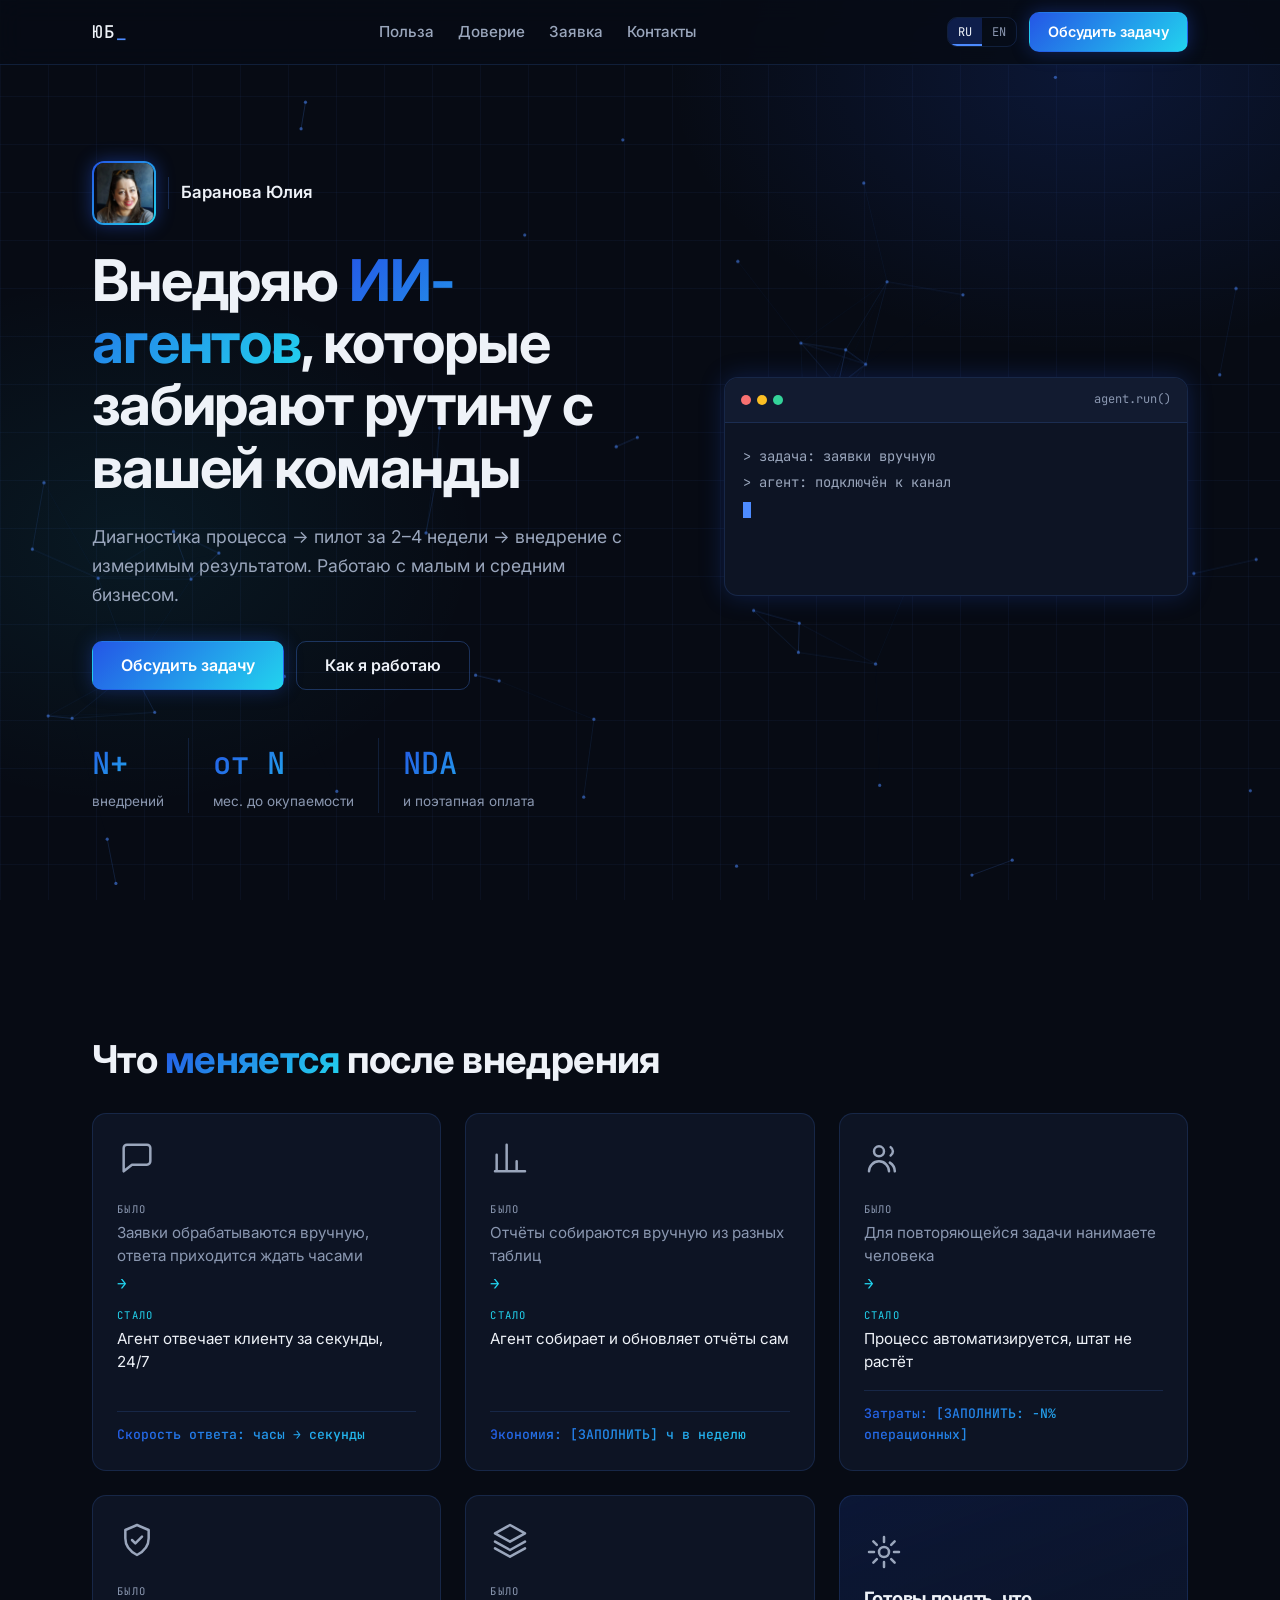
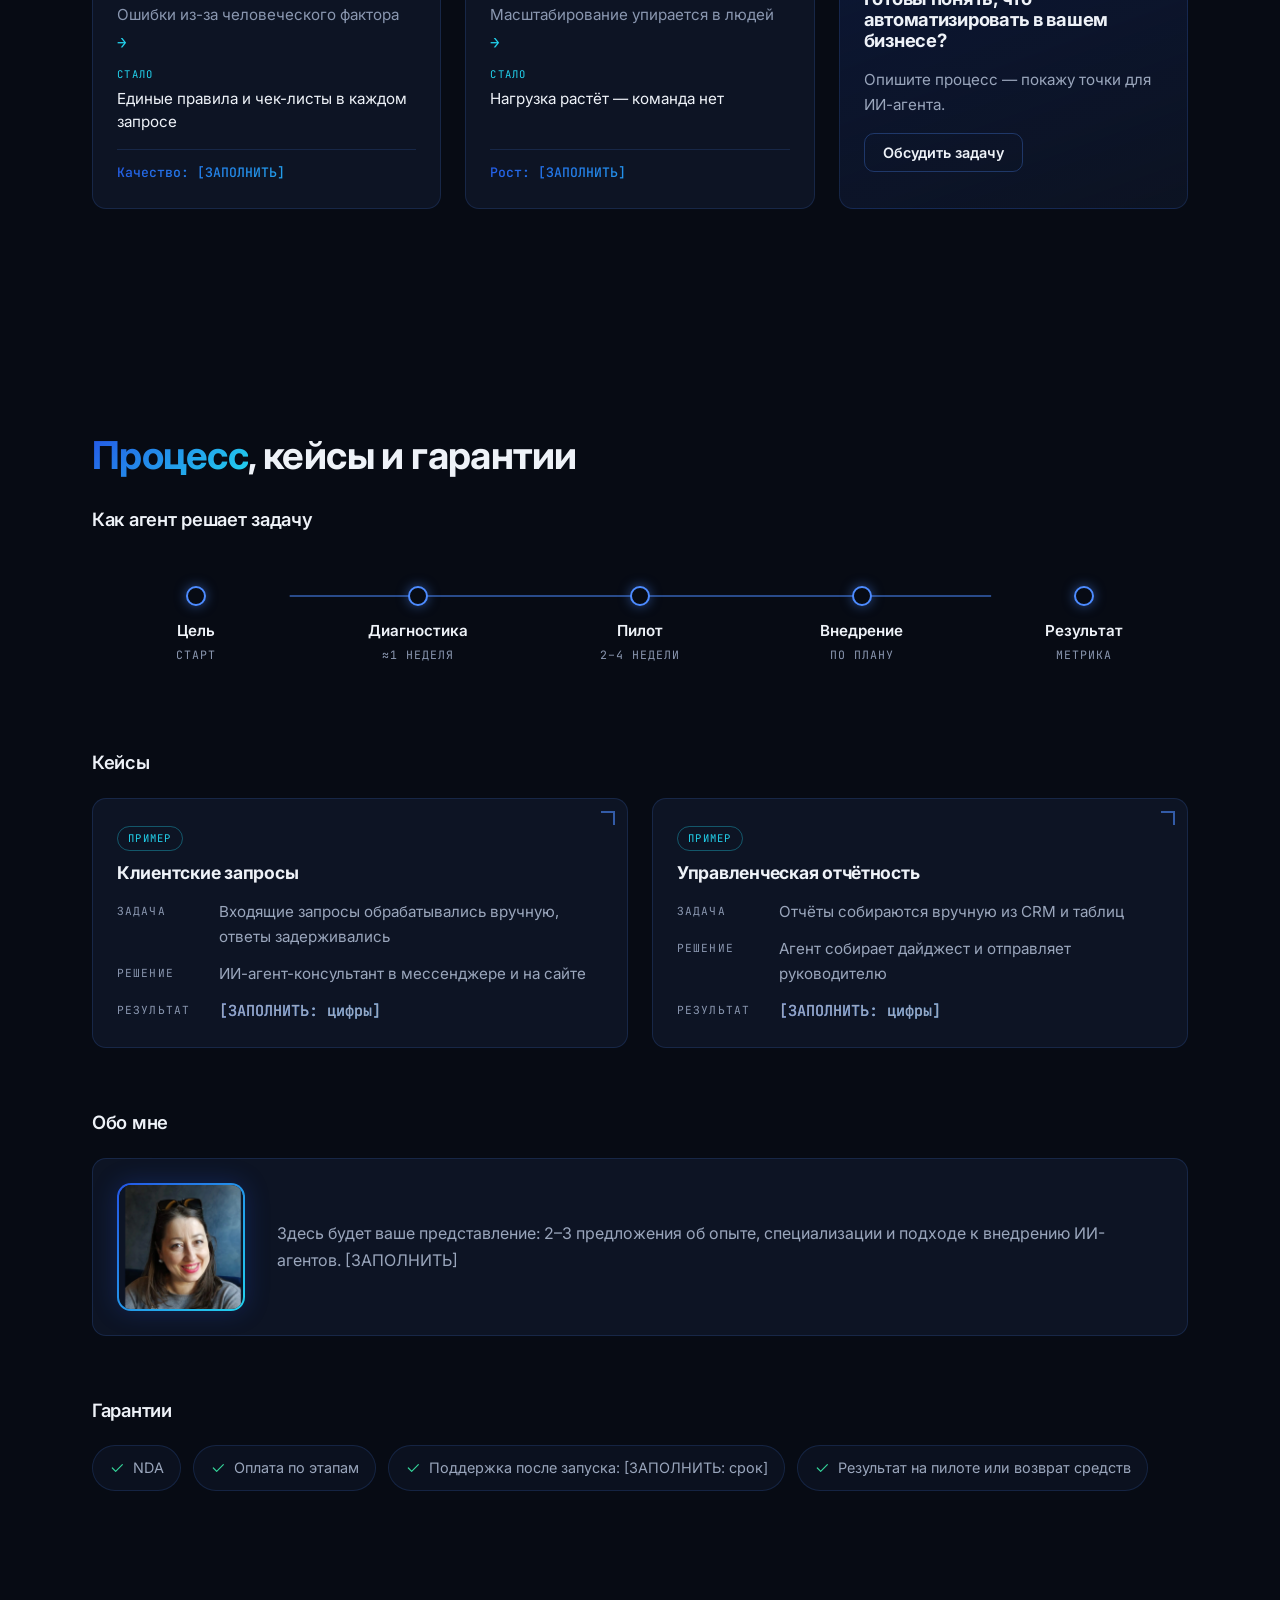
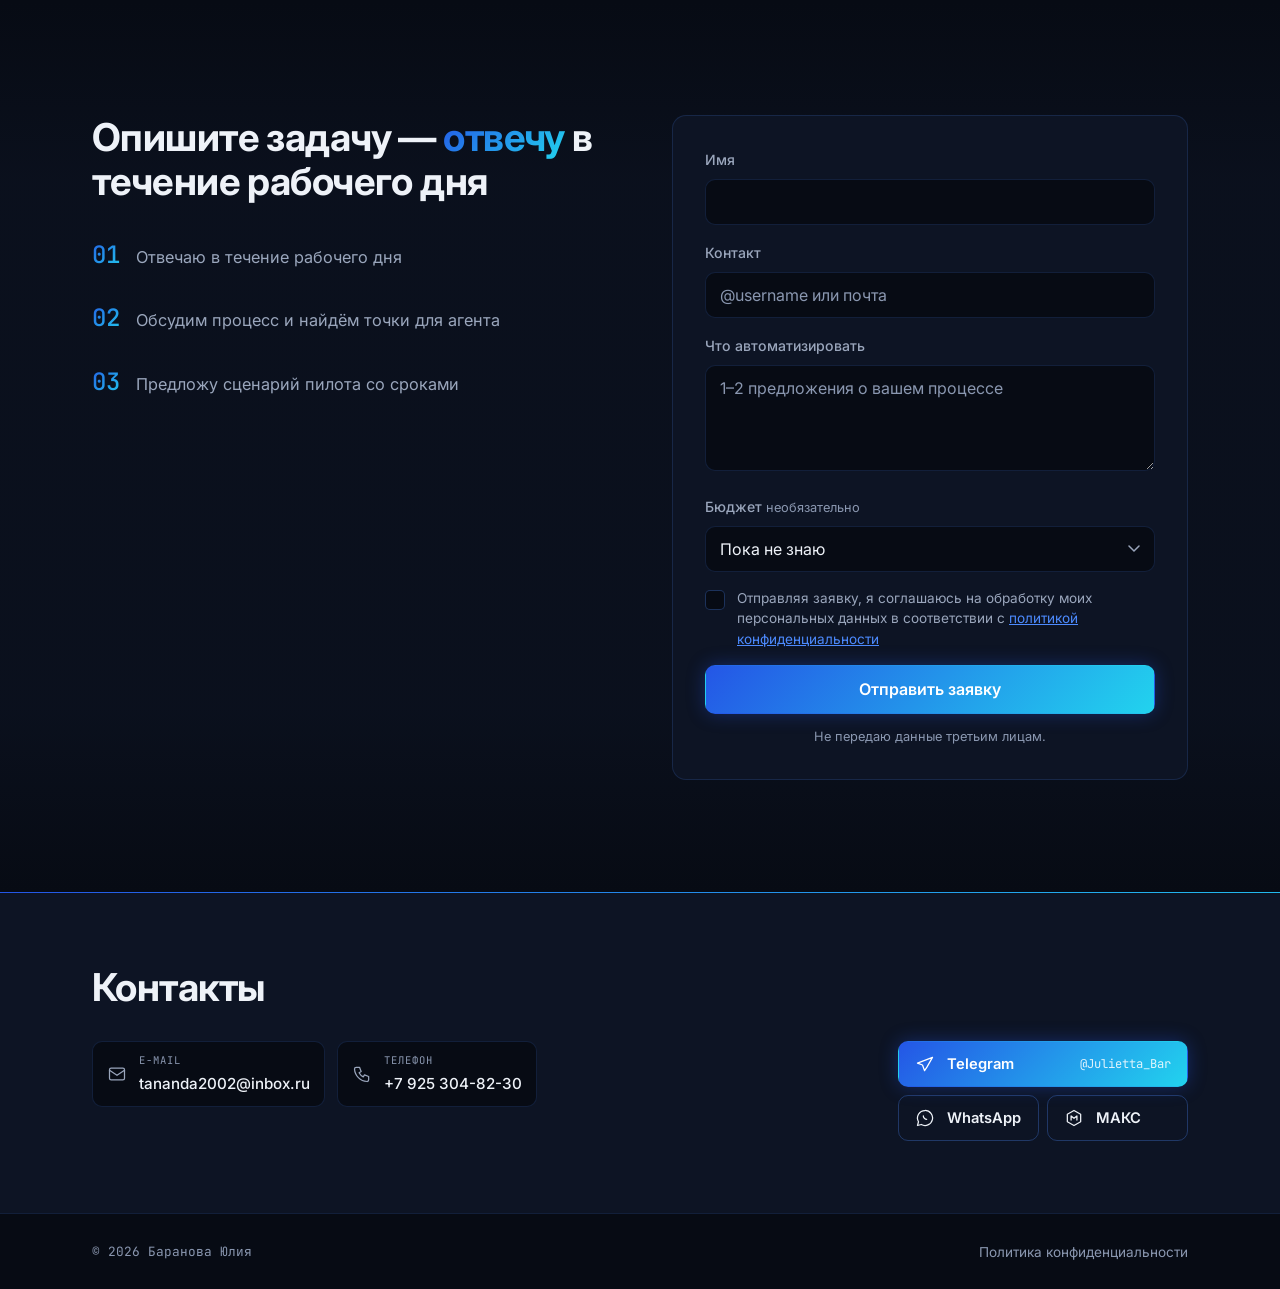
<file: Визитка/index.html>
<!DOCTYPE html>
<html lang="ru">
<head>
  <meta charset="UTF-8">
  <meta name="viewport" content="width=device-width, initial-scale=1.0">
  <meta name="color-scheme" content="dark">
  <title data-i18n="meta.title">Внедрение ИИ-агентов в бизнес — Баранова Юлия</title>
  <meta name="description" content="Внедряю ИИ-агентов для малого и среднего бизнеса: диагностика процессов, пилот за 2–4 недели, внедрение с измеримым результатом." data-i18n-content="meta.desc">
  <!-- TODO: заменить example.com на реальный домен после выбора -->
  <link rel="canonical" href="https://example.com/">
  <meta property="og:type" content="website">
  <meta property="og:title" content="Внедрение ИИ-агентов в бизнес — Баранова Юлия" data-i18n-content="meta.title">
  <meta property="og:description" content="Диагностика процессов, пилот за 2–4 недели, внедрение с измеримым результатом." data-i18n-content="meta.ogdesc">
  <meta property="og:image" content="assets/og-image.jpg">
  <meta property="og:locale" content="ru_RU">
  <meta name="twitter:card" content="summary_large_image">
  <link rel="icon" type="image/svg+xml" href="assets/favicon.svg">
  <link rel="preconnect" href="https://fonts.googleapis.com">
  <link rel="preconnect" href="https://fonts.gstatic.com" crossorigin>
  <link href="https://fonts.googleapis.com/css2?family=Inter:wght@400;500;600;700&family=JetBrains+Mono:wght@400;500&display=swap" rel="stylesheet">
  <link rel="stylesheet" href="css/style.css">
  <script>document.documentElement.classList.add('js');</script>
  <script type="application/ld+json">
  {
    "@context": "https://schema.org",
    "@graph": [
      { "@type": "Person", "name": "Баранова Юлия", "jobTitle": "Специалист по внедрению ИИ-агентов" },
      {
        "@type": "Service",
        "name": "Внедрение ИИ-агентов в бизнес",
        "description": "Диагностика процессов, пилот за 2–4 недели, внедрение с измеримым результатом.",
        "provider": { "@type": "Person", "name": "Баранова Юлия" },
        "areaServed": "RU"
      }
    ]
  }
  </script>
</head>
<body>
  <a class="skip-link" href="#main" data-i18n="a11y.skip">К содержанию</a>

  <!-- ============ HEADER ============ -->
  <header class="header">
    <div class="container header__inner">
      <a class="logo" href="#hero">ЮБ<span class="logo__bar" aria-hidden="true">_</span></a>

      <nav class="nav" id="site-nav" aria-label="Основная навигация / Main navigation">
        <a class="nav__link" href="#benefits" data-i18n="nav.benefits">Польза</a>
        <a class="nav__link" href="#trust" data-i18n="nav.trust">Доверие</a>
        <a class="nav__link" href="#contact-form" data-i18n="nav.form">Заявка</a>
        <a class="nav__link" href="#contacts" data-i18n="nav.contacts">Контакты</a>
      </nav>

      <div class="header__actions">
        <div class="lang" role="group" aria-label="Язык / Language">
          <button type="button" class="lang__btn is-active" data-lang="ru" aria-pressed="true">RU</button>
          <button type="button" class="lang__btn" data-lang="en" aria-pressed="false">EN</button>
        </div>
        <a class="btn btn--primary btn--sm header__cta" href="#contact-form" data-i18n="cta.apply">Обсудить задачу</a>
        <button type="button" class="burger" aria-label="Меню / Menu" aria-expanded="false" aria-controls="site-nav">
          <span></span><span></span><span></span>
        </button>
      </div>
    </div>
  </header>

  <main id="main">

    <!-- ============ 1. HERO ============ -->
    <section class="hero" id="hero" data-reveal-group>
      <canvas class="hero__canvas" id="hero-canvas" aria-hidden="true"></canvas>
      <div class="container hero__grid">
        <div class="hero__content">
          <div class="person" data-reveal>
            <img class="person__photo" src="assets/photo.png" alt="Баранова Юлия" width="64" height="64">
            <span class="person__rule" aria-hidden="true"></span>
            <span class="person__name">Баранова Юлия</span>
          </div>

          <h1 class="hero__title" data-reveal>
            <span data-i18n="hero.h1a">Внедряю</span> <span class="grad" data-i18n="hero.h1b">ИИ-агентов</span>, <span data-i18n="hero.h1c">которые забирают рутину с вашей команды</span>
          </h1>

          <p class="hero__sub" data-reveal data-i18n="hero.sub">Диагностика процесса → пилот за 2–4 недели → внедрение с измеримым результатом. Работаю с малым и средним бизнесом.</p>

          <div class="hero__cta" data-reveal>
            <a class="btn btn--primary" href="#contact-form" data-i18n="cta.main">Обсудить задачу</a>
            <a class="btn btn--ghost" href="#trust" data-i18n="cta.secondary">Как я работаю</a>
          </div>

          <ul class="metrics" data-reveal>
            <li class="metrics__item">
              <span class="metrics__num">N+</span>
              <span class="metrics__cap" data-i18n="metric.impl">внедрений</span>
            </li>
            <li class="metrics__item">
              <span class="metrics__num">от&nbsp;N</span>
              <span class="metrics__cap" data-i18n="metric.payback">мес. до окупаемости</span>
            </li>
            <li class="metrics__item">
              <span class="metrics__num">NDA</span>
              <span class="metrics__cap" data-i18n="metric.nda">и поэтапная оплата</span>
            </li>
          </ul>
        </div>

        <div class="terminal" data-reveal aria-label="Пример работы агента">
          <div class="terminal__bar" aria-hidden="true">
            <span class="terminal__dot terminal__dot--r"></span>
            <span class="terminal__dot terminal__dot--y"></span>
            <span class="terminal__dot terminal__dot--g"></span>
            <span class="terminal__title">agent.run()</span>
          </div>
          <div class="terminal__body" id="terminal-body">
            <p class="terminal__line" data-term="0" data-i18n="term.0">&gt; задача: заявки вручную</p>
            <p class="terminal__line" data-term="1" data-i18n="term.1">&gt; агент: подключён к каналу</p>
            <p class="terminal__line terminal__line--ok" data-term="2" data-i18n="term.2">&gt; ручные часы: 32ч/мес → 0ч</p>
            <p class="terminal__line terminal__line--ok" data-term="3" data-i18n="term.3">&gt; статус: результат подтверждён ✓</p>
          </div>
        </div>
      </div>
    </section>

    <!-- ============ 2. ПОЛЬЗА ============ -->
    <section class="section" id="benefits" data-reveal-group>
      <div class="container">
        <h2 class="section__title" data-reveal><span data-i18n="benefits.h2a">Что</span> <span class="grad" data-i18n="benefits.h2b">меняется</span> <span data-i18n="benefits.h2c">после внедрения</span></h2>

        <div class="benefits__grid">
          <article class="card" data-reveal>
            <span class="card__icon" aria-hidden="true">
              <svg viewBox="0 0 24 24" fill="none" stroke="currentColor" stroke-width="1.5" stroke-linecap="round" stroke-linejoin="round"><path d="M4 6a2 2 0 0 1 2-2h12a2 2 0 0 1 2 2v8a2 2 0 0 1-2 2H9l-5 4V6z"/></svg>
            </span>
            <div class="card__flow">
              <div class="card__state card__state--before">
                <span class="card__tag" data-i18n="tag.before">Было</span>
                <p data-i18n="b1.before">Заявки обрабатываются вручную, ответа приходится ждать часами</p>
              </div>
              <span class="card__arrow" aria-hidden="true">→</span>
              <div class="card__state card__state--after">
                <span class="card__tag card__tag--after" data-i18n="tag.after">Стало</span>
                <p data-i18n="b1.after">Агент отвечает клиенту за секунды, 24/7</p>
              </div>
            </div>
            <p class="card__metric" data-i18n="b1.metric">Скорость ответа: часы → секунды</p>
          </article>

          <article class="card" data-reveal>
            <span class="card__icon" aria-hidden="true">
              <svg viewBox="0 0 24 24" fill="none" stroke="currentColor" stroke-width="1.5" stroke-linecap="round" stroke-linejoin="round"><path d="M4 20V10M10 20V4M16 20v-6M3 20h18"/></svg>
            </span>
            <div class="card__flow">
              <div class="card__state card__state--before">
                <span class="card__tag" data-i18n="tag.before">Было</span>
                <p data-i18n="b2.before">Отчёты собираются вручную из разных таблиц</p>
              </div>
              <span class="card__arrow" aria-hidden="true">→</span>
              <div class="card__state card__state--after">
                <span class="card__tag card__tag--after" data-i18n="tag.after">Стало</span>
                <p data-i18n="b2.after">Агент собирает и обновляет отчёты сам</p>
              </div>
            </div>
            <p class="card__metric" data-i18n="b2.metric">Экономия: [ЗАПОЛНИТЬ] ч в неделю</p>
          </article>

          <article class="card" data-reveal>
            <span class="card__icon" aria-hidden="true">
              <svg viewBox="0 0 24 24" fill="none" stroke="currentColor" stroke-width="1.5" stroke-linecap="round" stroke-linejoin="round"><circle cx="9" cy="8" r="3"/><path d="M3 20a6 6 0 0 1 12 0"/><path d="M16 5.5a3 3 0 0 1 0 5"/><path d="M18.5 20a6.5 6.5 0 0 0-3-5.2"/></svg>
            </span>
            <div class="card__flow">
              <div class="card__state card__state--before">
                <span class="card__tag" data-i18n="tag.before">Было</span>
                <p data-i18n="b3.before">Для повторяющейся задачи нанимаете человека</p>
              </div>
              <span class="card__arrow" aria-hidden="true">→</span>
              <div class="card__state card__state--after">
                <span class="card__tag card__tag--after" data-i18n="tag.after">Стало</span>
                <p data-i18n="b3.after">Процесс автоматизируется, штат не растёт</p>
              </div>
            </div>
            <p class="card__metric" data-i18n="b3.metric">Затраты: [ЗАПОЛНИТЬ: −N% операционных]</p>
          </article>

          <article class="card" data-reveal>
            <span class="card__icon" aria-hidden="true">
              <svg viewBox="0 0 24 24" fill="none" stroke="currentColor" stroke-width="1.5" stroke-linecap="round" stroke-linejoin="round"><path d="M12 3l7 3v5c0 4.5-3 8-7 10-4-2-7-5.5-7-10V6l7-3z"/><path d="M9 12l2 2 4-4"/></svg>
            </span>
            <div class="card__flow">
              <div class="card__state card__state--before">
                <span class="card__tag" data-i18n="tag.before">Было</span>
                <p data-i18n="b4.before">Ошибки из-за человеческого фактора</p>
              </div>
              <span class="card__arrow" aria-hidden="true">→</span>
              <div class="card__state card__state--after">
                <span class="card__tag card__tag--after" data-i18n="tag.after">Стало</span>
                <p data-i18n="b4.after">Единые правила и чек-листы в каждом запросе</p>
              </div>
            </div>
            <p class="card__metric" data-i18n="b4.metric">Качество: [ЗАПОЛНИТЬ]</p>
          </article>

          <article class="card" data-reveal>
            <span class="card__icon" aria-hidden="true">
              <svg viewBox="0 0 24 24" fill="none" stroke="currentColor" stroke-width="1.5" stroke-linecap="round" stroke-linejoin="round"><path d="M12 3l9 5-9 5-9-5 9-5z"/><path d="M3 13l9 5 9-5"/><path d="M3 17l9 5 9-5"/></svg>
            </span>
            <div class="card__flow">
              <div class="card__state card__state--before">
                <span class="card__tag" data-i18n="tag.before">Было</span>
                <p data-i18n="b5.before">Масштабирование упирается в людей</p>
              </div>
              <span class="card__arrow" aria-hidden="true">→</span>
              <div class="card__state card__state--after">
                <span class="card__tag card__tag--after" data-i18n="tag.after">Стало</span>
                <p data-i18n="b5.after">Нагрузка растёт — команда нет</p>
              </div>
            </div>
            <p class="card__metric" data-i18n="b5.metric">Рост: [ЗАПОЛНИТЬ]</p>
          </article>

          <article class="card card--cta" data-reveal>
            <span class="card__icon" aria-hidden="true">
              <svg viewBox="0 0 24 24" fill="none" stroke="currentColor" stroke-width="1.5" stroke-linecap="round" stroke-linejoin="round"><path d="M12 3v3M12 18v3M3 12h3M18 12h3M5.6 5.6l2.1 2.1M16.3 16.3l2.1 2.1M18.4 5.6l-2.1 2.1M7.7 16.3l-2.1 2.1"/><circle cx="12" cy="12" r="3"/></svg>
            </span>
            <h3 class="card--cta__title" data-i18n="bcta.title">Готовы понять, что автоматизировать в вашем бизнесе?</h3>
            <p class="card--cta__text" data-i18n="bcta.text">Опишите процесс — покажу точки для ИИ-агента.</p>
            <a class="btn btn--ghost btn--sm" href="#contact-form" data-i18n="cta.main">Обсудить задачу</a>
          </article>
        </div>
      </div>
    </section>

    <!-- ============ 3. ДОВЕРИЕ ============ -->
    <section class="section" id="trust" data-reveal-group>
      <div class="container">
        <h2 class="section__title" data-reveal><span class="grad" data-i18n="trust.h2a">Процесс</span>, <span data-i18n="trust.h2b">кейсы и гарантии</span></h2>

        <!-- Интерактивный граф -->
        <h3 class="section__sub" data-reveal data-i18n="trust.graphH3">Как агент решает задачу</h3>
        <div class="graph" id="process-graph" data-reveal>
          <svg class="graph__line graph__line--h" viewBox="0 0 100 4" preserveAspectRatio="none" aria-hidden="true" focusable="false">
            <line x1="10" y1="2" x2="90" y2="2" pathLength="1"/>
          </svg>
          <svg class="graph__line graph__line--v" viewBox="0 0 4 100" preserveAspectRatio="none" aria-hidden="true" focusable="false">
            <line x1="2" y1="0" x2="2" y2="100" pathLength="1"/>
          </svg>
          <ol class="graph__nodes">
            <li class="graph__node" style="--i:0" tabindex="0">
              <span class="graph__dot" aria-hidden="true"></span>
              <span class="graph__body">
                <span class="graph__name" data-i18n="g1.name">Цель</span>
                <span class="graph__meta" data-i18n="g1.meta">старт</span>
              </span>
              <span class="graph__tip" role="tooltip" data-i18n="g1.tip">Фиксируем, какую рутину снять и как измерим результат</span>
            </li>
            <li class="graph__node" style="--i:1" tabindex="0">
              <span class="graph__dot" aria-hidden="true"></span>
              <span class="graph__body">
                <span class="graph__name" data-i18n="g2.name">Диагностика</span>
                <span class="graph__meta" data-i18n="g2.meta">≈1 неделя</span>
              </span>
              <span class="graph__tip" role="tooltip" data-i18n="g2.tip">Разбираю процессы, нахожу сценарии под автоматизацию</span>
            </li>
            <li class="graph__node" style="--i:2" tabindex="0">
              <span class="graph__dot" aria-hidden="true"></span>
              <span class="graph__body">
                <span class="graph__name" data-i18n="g3.name">Пилот</span>
                <span class="graph__meta" data-i18n="g3.meta">2–4 недели</span>
              </span>
              <span class="graph__tip" role="tooltip" data-i18n="g3.tip">Запускаем агента на одном сценарии и проверяем эффект</span>
            </li>
            <li class="graph__node" style="--i:3" tabindex="0">
              <span class="graph__dot" aria-hidden="true"></span>
              <span class="graph__body">
                <span class="graph__name" data-i18n="g4.name">Внедрение</span>
                <span class="graph__meta" data-i18n="g4.meta">по плану</span>
              </span>
              <span class="graph__tip" role="tooltip" data-i18n="g4.tip">Подключаю к вашим системам, обучаю команду</span>
            </li>
            <li class="graph__node" style="--i:4" tabindex="0">
              <span class="graph__dot" aria-hidden="true"></span>
              <span class="graph__body">
                <span class="graph__name" data-i18n="g5.name">Результат</span>
                <span class="graph__meta" data-i18n="g5.meta">метрика</span>
              </span>
              <span class="graph__tip" role="tooltip" data-i18n="g5.tip">Сравниваем показатели до и после, закрепляем результат поддержкой</span>
            </li>
          </ol>
        </div>

        <!-- Кейсы -->
        <h3 class="section__sub section__sub--spaced" data-reveal data-i18n="trust.casesH3">Кейсы</h3>
        <div class="cases">
          <article class="case" data-reveal>
            <span class="case__badge" data-i18n="case.badge">Пример</span>
            <h4 class="case__title" data-i18n="case1.title">Клиентские запросы</h4>
            <dl class="case__list">
              <div class="case__row"><dt data-i18n="case.task">Задача</dt><dd data-i18n="case1.task">Входящие запросы обрабатывались вручную, ответы задерживались</dd></div>
              <div class="case__row"><dt data-i18n="case.solution">Решение</dt><dd data-i18n="case1.solution">ИИ-агент-консультант в мессенджере и на сайте</dd></div>
              <div class="case__row"><dt data-i18n="case.result">Результат</dt><dd class="case__result" data-i18n="case1.result">[ЗАПОЛНИТЬ: цифры]</dd></div>
            </dl>
          </article>
          <article class="case" data-reveal>
            <span class="case__badge" data-i18n="case.badge">Пример</span>
            <h4 class="case__title" data-i18n="case2.title">Управленческая отчётность</h4>
            <dl class="case__list">
              <div class="case__row"><dt data-i18n="case.task">Задача</dt><dd data-i18n="case2.task">Отчёты собираются вручную из CRM и таблиц</dd></div>
              <div class="case__row"><dt data-i18n="case.solution">Решение</dt><dd data-i18n="case2.solution">Агент собирает дайджест и отправляет руководителю</dd></div>
              <div class="case__row"><dt data-i18n="case.result">Результат</dt><dd class="case__result" data-i18n="case2.result">[ЗАПОЛНИТЬ: цифры]</dd></div>
            </dl>
          </article>
        </div>

        <!-- Обо мне -->
        <div class="about" data-reveal>
          <h3 class="section__sub" data-i18n="trust.aboutH3">Обо мне</h3>
          <div class="about__inner">
            <img class="about__photo" src="assets/photo.png" alt="Баранова Юлия" width="128" height="128" loading="lazy">
            <p class="about__text" data-i18n="trust.aboutText">Здесь будет ваше представление: 2–3 предложения об опыте, специализации и подходе к внедрению ИИ-агентов. [ЗАПОЛНИТЬ]</p>
          </div>
        </div>

        <!-- Гарантии -->
        <h3 class="section__sub section__sub--spaced" data-reveal data-i18n="trust.guarH3">Гарантии</h3>
        <ul class="badges" data-reveal>
          <li class="badge">
            <svg viewBox="0 0 24 24" fill="none" stroke="currentColor" stroke-width="1.8" stroke-linecap="round" stroke-linejoin="round" aria-hidden="true"><path d="M5 12l5 5L20 7"/></svg>
            <span data-i18n="guar1">NDA</span>
          </li>
          <li class="badge">
            <svg viewBox="0 0 24 24" fill="none" stroke="currentColor" stroke-width="1.8" stroke-linecap="round" stroke-linejoin="round" aria-hidden="true"><path d="M5 12l5 5L20 7"/></svg>
            <span data-i18n="guar2">Оплата по этапам</span>
          </li>
          <li class="badge">
            <svg viewBox="0 0 24 24" fill="none" stroke="currentColor" stroke-width="1.8" stroke-linecap="round" stroke-linejoin="round" aria-hidden="true"><path d="M5 12l5 5L20 7"/></svg>
            <span data-i18n="guar3">Поддержка после запуска: [ЗАПОЛНИТЬ: срок]</span>
          </li>
          <li class="badge">
            <svg viewBox="0 0 24 24" fill="none" stroke="currentColor" stroke-width="1.8" stroke-linecap="round" stroke-linejoin="round" aria-hidden="true"><path d="M5 12l5 5L20 7"/></svg>
            <span data-i18n="guar4">Результат на пилоте или возврат средств</span>
          </li>
        </ul>
      </div>
    </section>

    <!-- ============ 4. ФОРМА ============ -->
    <section class="section section--form" id="contact-form" data-reveal-group>
      <div class="container form__grid">
        <div class="form__intro">
          <h2 class="section__title" data-reveal><span data-i18n="form.h2a">Опишите задачу —</span> <span class="grad" data-i18n="form.h2b">отвечу</span> <span data-i18n="form.h2c">в течение рабочего дня</span></h2>
          <ol class="steps" data-reveal>
            <li class="steps__item">
              <span class="steps__num">01</span>
              <span data-i18n="form.step1">Отвечаю в течение рабочего дня</span>
            </li>
            <li class="steps__item">
              <span class="steps__num">02</span>
              <span data-i18n="form.step2">Обсудим процесс и найдём точки для агента</span>
            </li>
            <li class="steps__item">
              <span class="steps__num">03</span>
              <span data-i18n="form.step3">Предложу сценарий пилота со сроками</span>
            </li>
          </ol>
        </div>

        <div class="form-card" data-reveal>
          <form id="lead-form" action="https://formspree/f/{FORM_ID}" method="POST" novalidate>
            <div class="field">
              <label class="field__label" for="f-name" data-i18n="form.name">Имя</label>
              <input class="field__input" type="text" id="f-name" name="name" autocomplete="name" required aria-describedby="err-name">
              <p class="field__error" id="err-name" role="alert"></p>
            </div>

            <div class="field">
              <label class="field__label" for="f-contact" data-i18n="form.contact">Контакт</label>
              <input class="field__input" type="text" id="f-contact" name="contact" placeholder="@username или почта" data-i18n-placeholder="form.contactPh" required aria-describedby="err-contact">
              <p class="field__error" id="err-contact" role="alert"></p>
            </div>

            <div class="field">
              <label class="field__label" for="f-message" data-i18n="form.task">Что автоматизировать</label>
              <textarea class="field__input field__input--area" id="f-message" name="message" rows="4" placeholder="1–2 предложения о вашем процессе" data-i18n-placeholder="form.taskPh" required aria-describedby="err-message"></textarea>
              <p class="field__error" id="err-message" role="alert"></p>
            </div>

            <div class="field">
              <label class="field__label" for="f-budget" data-i18n="form.budget">Бюджет <span class="field__optional" data-i18n="form.optional">необязательно</span></label>
              <select class="field__input field__input--select" id="f-budget" name="budget">
                <option value="" data-i18n="form.b0">Пока не знаю</option>
                <option value="до 100 тыс ₽" data-i18n="form.b1">до 100 тыс ₽</option>
                <option value="100–300 тыс ₽" data-i18n="form.b2">100–300 тыс ₽</option>
                <option value="300 тыс ₽ и выше" data-i18n="form.b3">300 тыс ₽ и выше</option>
              </select>
            </div>

            <div class="field field--consent">
              <label class="check">
                <input class="check__input" type="checkbox" id="f-consent" name="consent" required aria-describedby="err-consent">
                <span class="check__box" aria-hidden="true"></span>
                <span class="check__text"><span data-i18n="form.consent">Отправляя заявку, я соглашаюсь на обработку моих персональных данных в соответствии с</span> <a href="privacy.html" data-i18n="form.privacy">политикой конфиденциальности</a></span>
              </label>
              <p class="field__error" id="err-consent" role="alert"></p>
            </div>

            <button class="btn btn--primary btn--block" type="submit" id="submit-btn">
              <span class="btn__label" data-i18n="form.submit">Отправить заявку</span>
            </button>
            <p class="form__micro" data-i18n="form.micro">Не передаю данные третьим лицам.</p>
          </form>

          <div class="form-status form-status--success" id="form-success" role="status" hidden>
            <svg class="form-status__icon" viewBox="0 0 24 24" fill="none" stroke="currentColor" stroke-width="1.8" stroke-linecap="round" stroke-linejoin="round" aria-hidden="true"><path d="M5 12l5 5L20 7"/></svg>
            <p class="form-status__title" data-i18n="form.okTitle">Заявка отправлена</p>
            <p data-i18n="form.okText">Отвечу в течение рабочего дня.</p>
          </div>

          <div class="form-status form-status--error" id="form-error" role="alert" hidden>
            <p class="form-status__title" data-i18n="form.errTitle">Не удалось отправить</p>
            <p><span data-i18n="form.errText">Напишите мне напрямую:</span> <a class="form-status__link" href="https://t.me/Julietta_Bar" target="_blank" rel="noopener">Telegram</a> · <a class="form-status__link" href="mailto:tananda2002@inbox.ru">e-mail</a></p>
          </div>
        </div>
      </div>
    </section>

    <!-- ============ 5. КОНТАКТЫ ============ -->
    <section class="section section--contacts" id="contacts" data-reveal-group>
      <div class="container">
        <h2 class="section__title" data-reveal data-i18n="contacts.h2">Контакты</h2>

        <div class="contacts__row">
          <div class="contacts__info" data-reveal>
            <ul class="contacts__details">
              <li>
                <a class="contact-detail" href="mailto:tananda2002@inbox.ru">
                  <span class="contact-detail__icon" aria-hidden="true">
                    <svg viewBox="0 0 24 24" fill="none" stroke="currentColor" stroke-width="1.5" stroke-linecap="round" stroke-linejoin="round"><rect x="3" y="5" width="18" height="14" rx="2"/><path d="M3 7.5l9 6 9-6"/></svg>
                  </span>
                  <span class="contact-detail__text">
                    <span class="contact-detail__label">E-mail</span>
                    <span class="contact-detail__value">tananda2002@inbox.ru</span>
                  </span>
                </a>
              </li>
              <li>
                <a class="contact-detail" href="tel:+79253048230">
                  <span class="contact-detail__icon" aria-hidden="true">
                    <svg viewBox="0 0 24 24" fill="none" stroke="currentColor" stroke-width="1.5" stroke-linecap="round" stroke-linejoin="round"><path d="M5 4h4l2 5-2.5 1.5a12 12 0 0 0 5 5L15 13l5 2v4a2 2 0 0 1-2 2A16 16 0 0 1 3 6a2 2 0 0 1 2-2z"/></svg>
                  </span>
                  <span class="contact-detail__text">
                    <span class="contact-detail__label" data-i18n="contacts.phone">Телефон</span>
                    <span class="contact-detail__value">+7 925 304-82-30</span>
                  </span>
                </a>
              </li>
            </ul>
          </div>

          <div class="contacts__messengers" data-reveal>
            <a class="btn btn--primary messenger-btn" href="https://t.me/Julietta_Bar" target="_blank" rel="noopener">
              <span class="messenger-btn__icon" aria-hidden="true">
                <svg viewBox="0 0 24 24" fill="none" stroke="currentColor" stroke-width="1.5" stroke-linecap="round" stroke-linejoin="round"><path d="M21 4L3 11l6 2.2L11.5 20l2.8-4.2L21 4z"/></svg>
              </span>
              <span class="messenger-btn__text">Telegram</span>
              <span class="messenger-btn__value">@Julietta_Bar</span>
            </a>

            <div class="contacts__messengers-row">
              <a class="btn btn--ghost messenger-btn" href="https://wa.me/79253048230" target="_blank" rel="noopener">
                <span class="messenger-btn__icon" aria-hidden="true">
                  <svg viewBox="0 0 24 24" fill="none" stroke="currentColor" stroke-width="1.5" stroke-linecap="round" stroke-linejoin="round"><path d="M12 3a9 9 0 0 0-7.8 13.5L3 21l4.6-1.2A9 9 0 1 0 12 3z"/><path d="M10 9.5c0 2 2 4 4 4"/></svg>
                </span>
                <span class="messenger-btn__text">WhatsApp</span>
              </a>
              <a class="btn btn--ghost messenger-btn" href="https://max.ru/" target="_blank" rel="noopener">
                <span class="messenger-btn__icon" aria-hidden="true">
                  <svg viewBox="0 0 24 24" fill="none" stroke="currentColor" stroke-width="1.5" stroke-linecap="round" stroke-linejoin="round"><path d="M12 3l8 4.5v9L12 21l-8-4.5v-9L12 3z"/><path d="M8.5 14.5v-5l3.5 2.8 3.5-2.8v5"/></svg>
                </span>
                <span class="messenger-btn__text" data-i18n="contacts.max">МАКС</span>
              </a>
            </div>
          </div>
        </div>
      </div>
    </section>
  </main>

  <!-- ============ FOOTER ============ -->
  <footer class="footer">
    <div class="container footer__inner">
      <p class="footer__copy">© 2026 <span data-i18n="footer.name">Баранова Юлия</span></p>
      <nav class="footer__nav" aria-label="Дополнительная навигация / Secondary navigation">
        <a class="footer__link" href="privacy.html" data-i18n="footer.privacy">Политика конфиденциальности</a>
      </nav>
    </div>
  </footer>

  <script src="js/i18n.js" defer></script>
  <script src="js/main.js" defer></script>
</body>
</html>
</file>
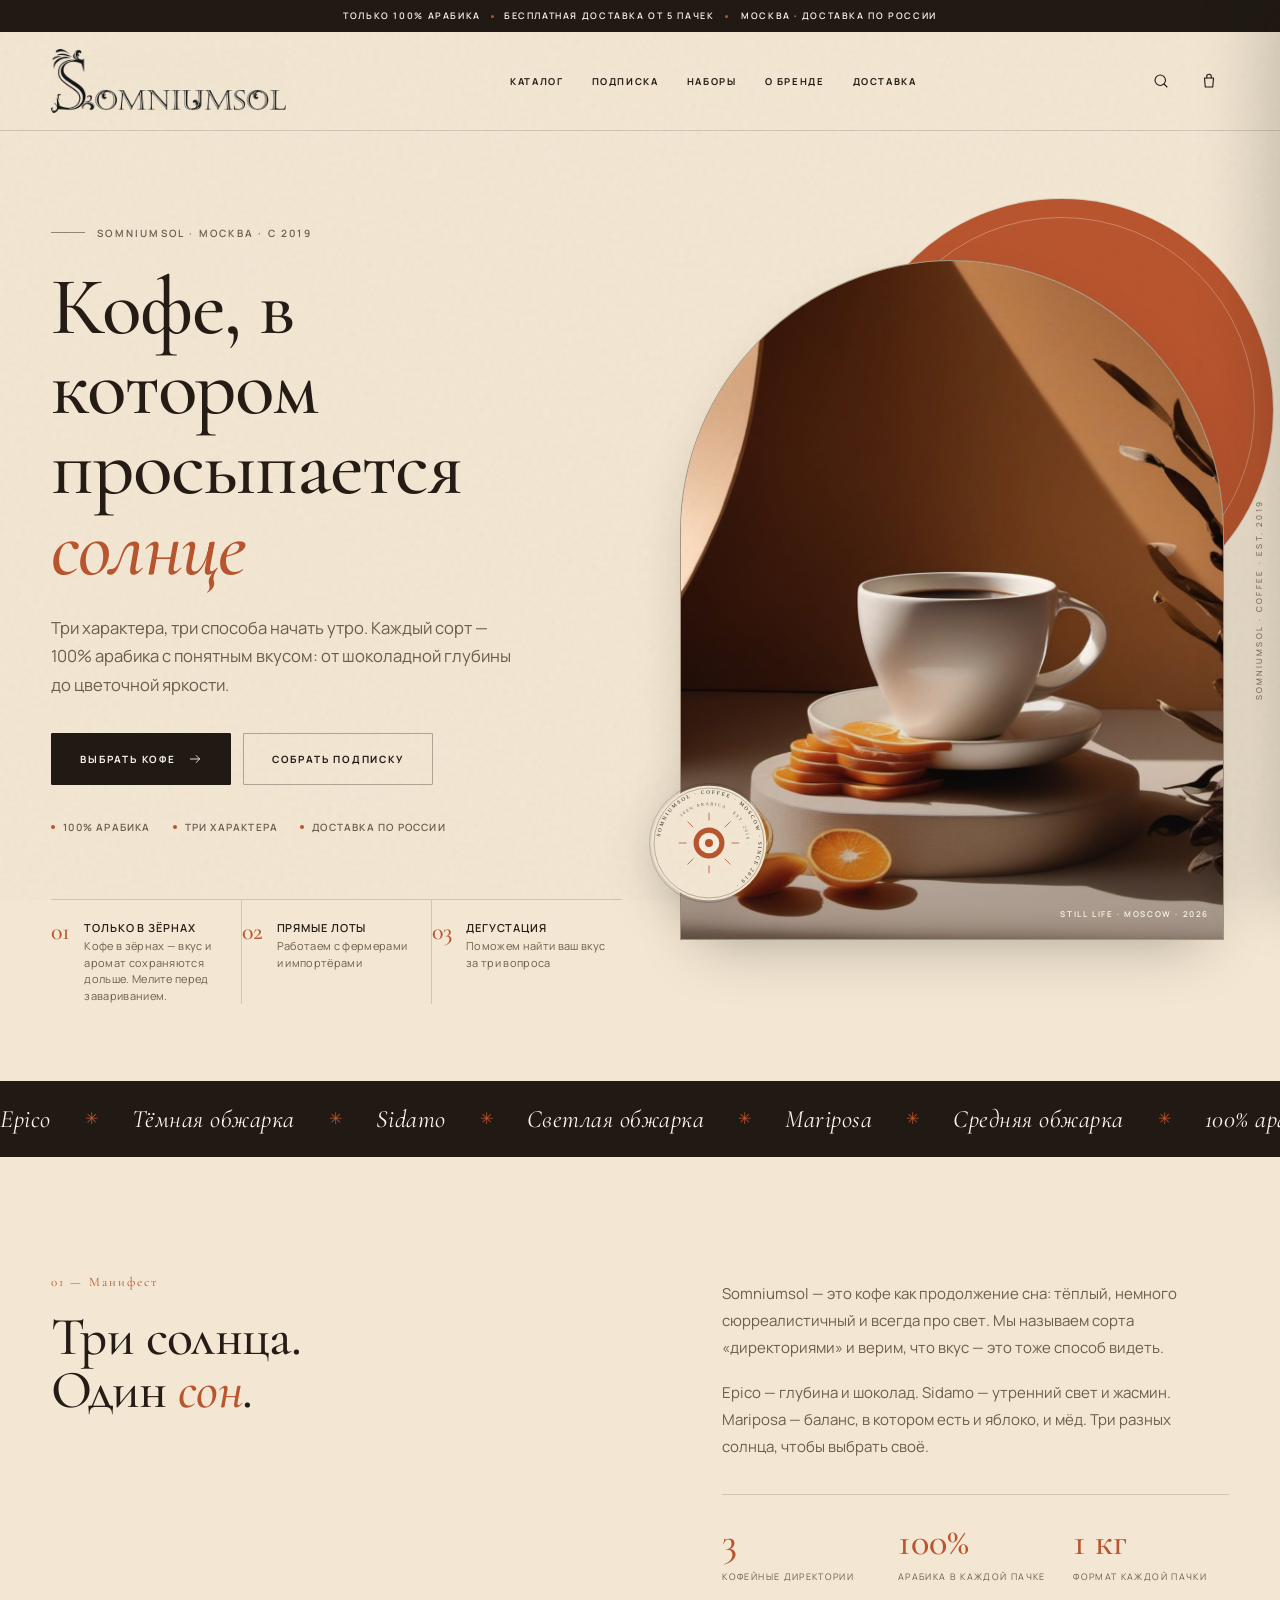
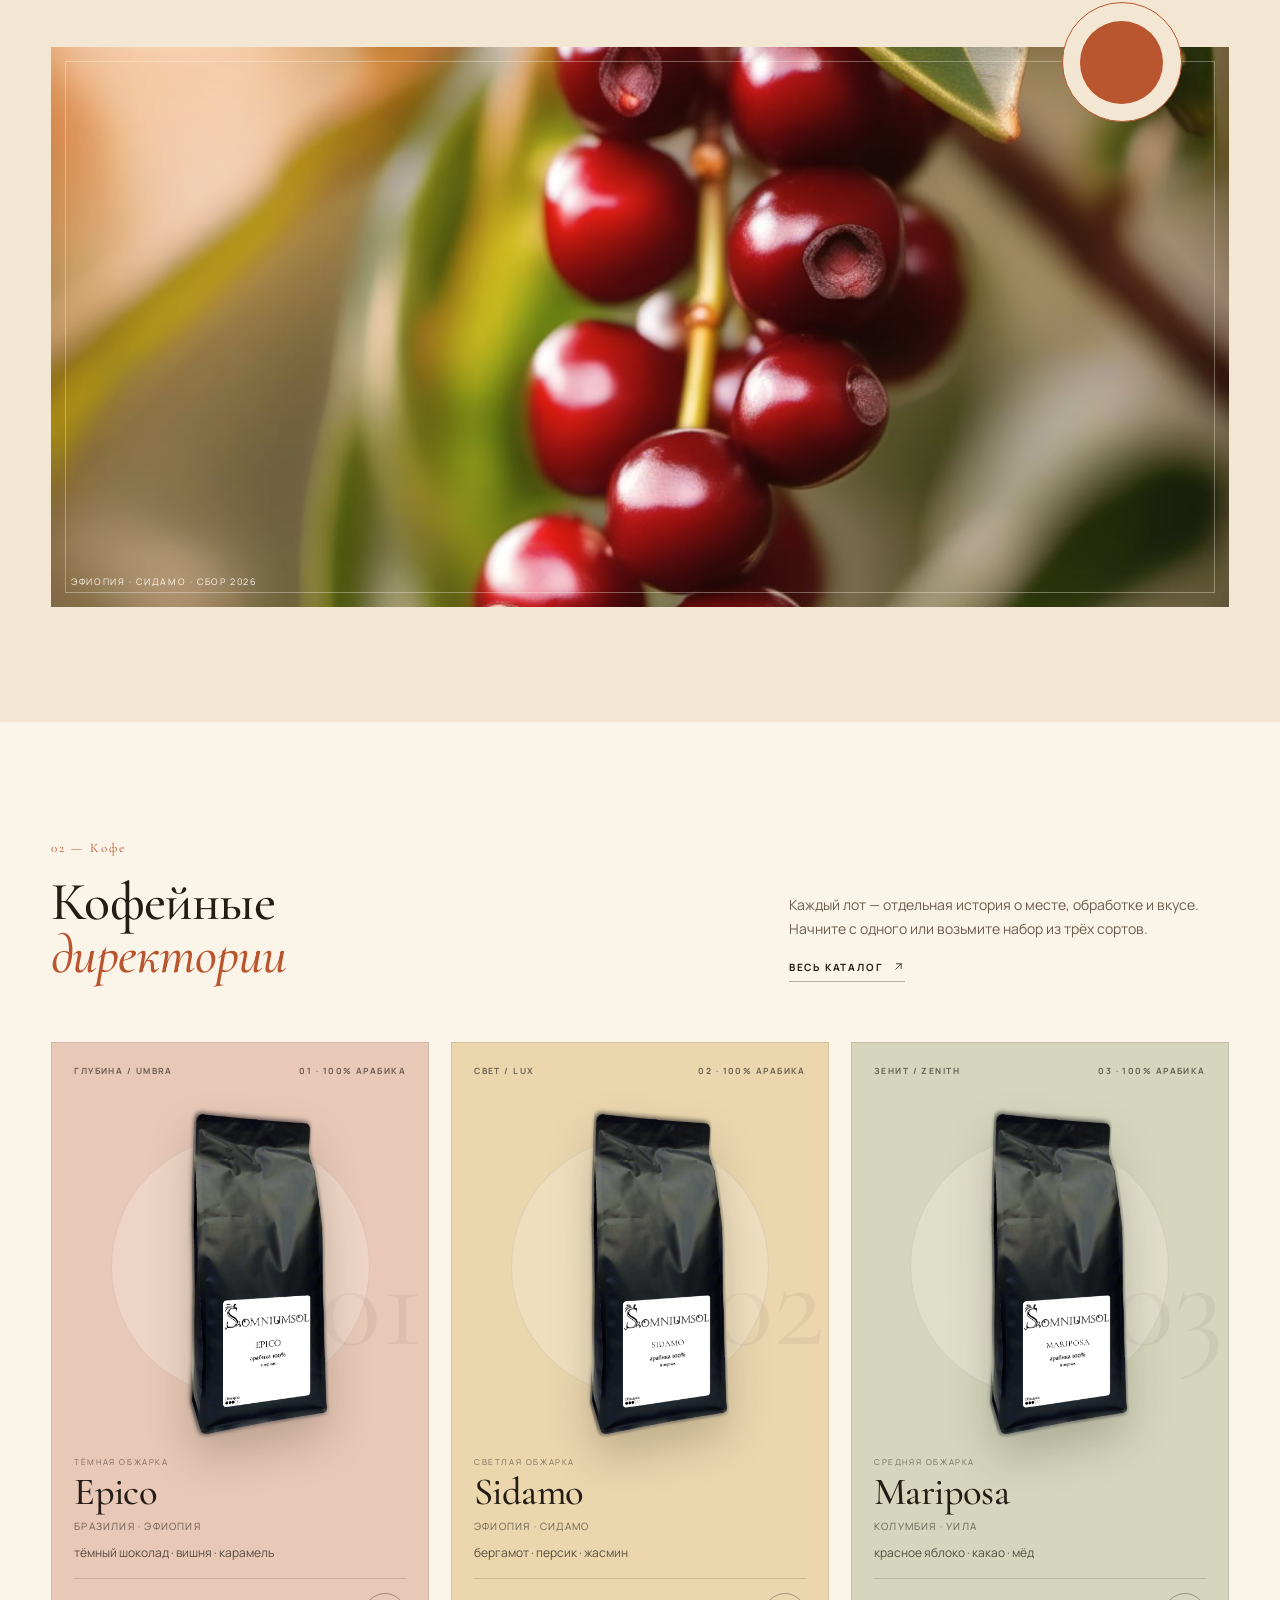
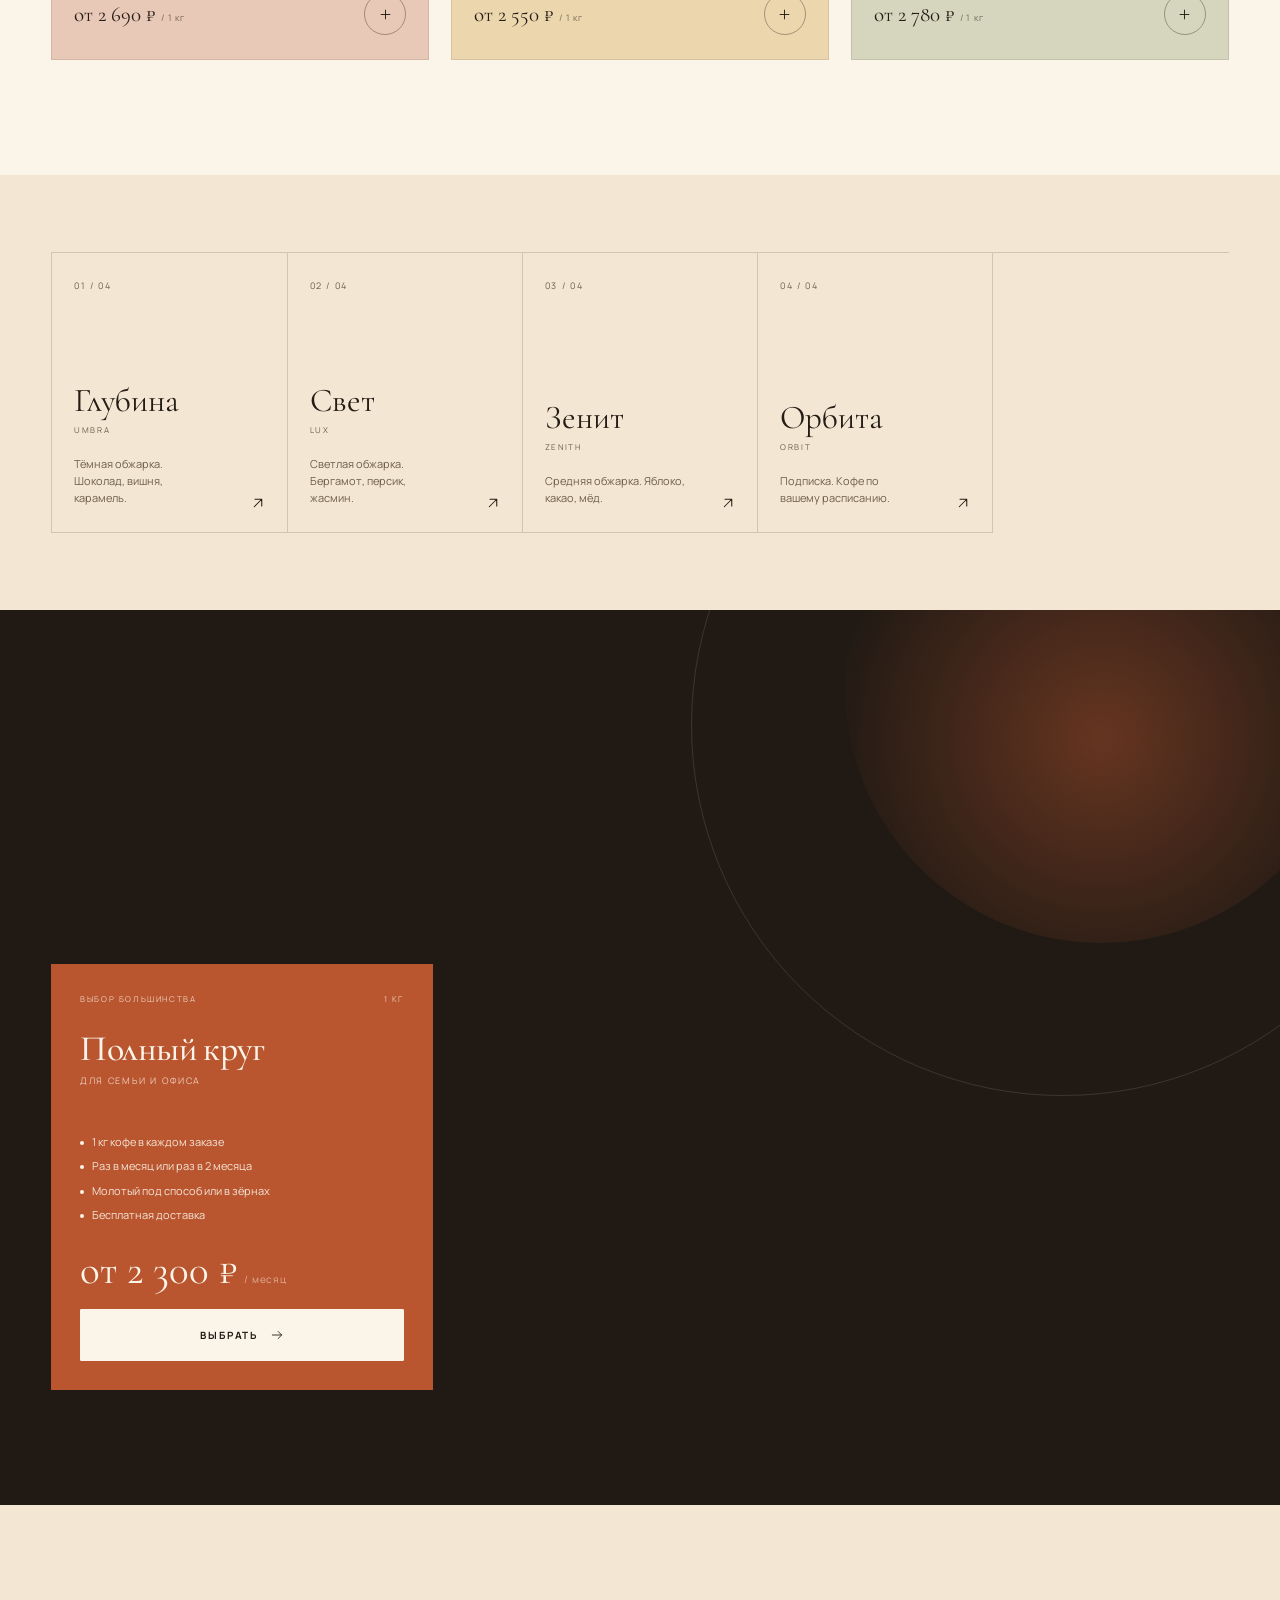
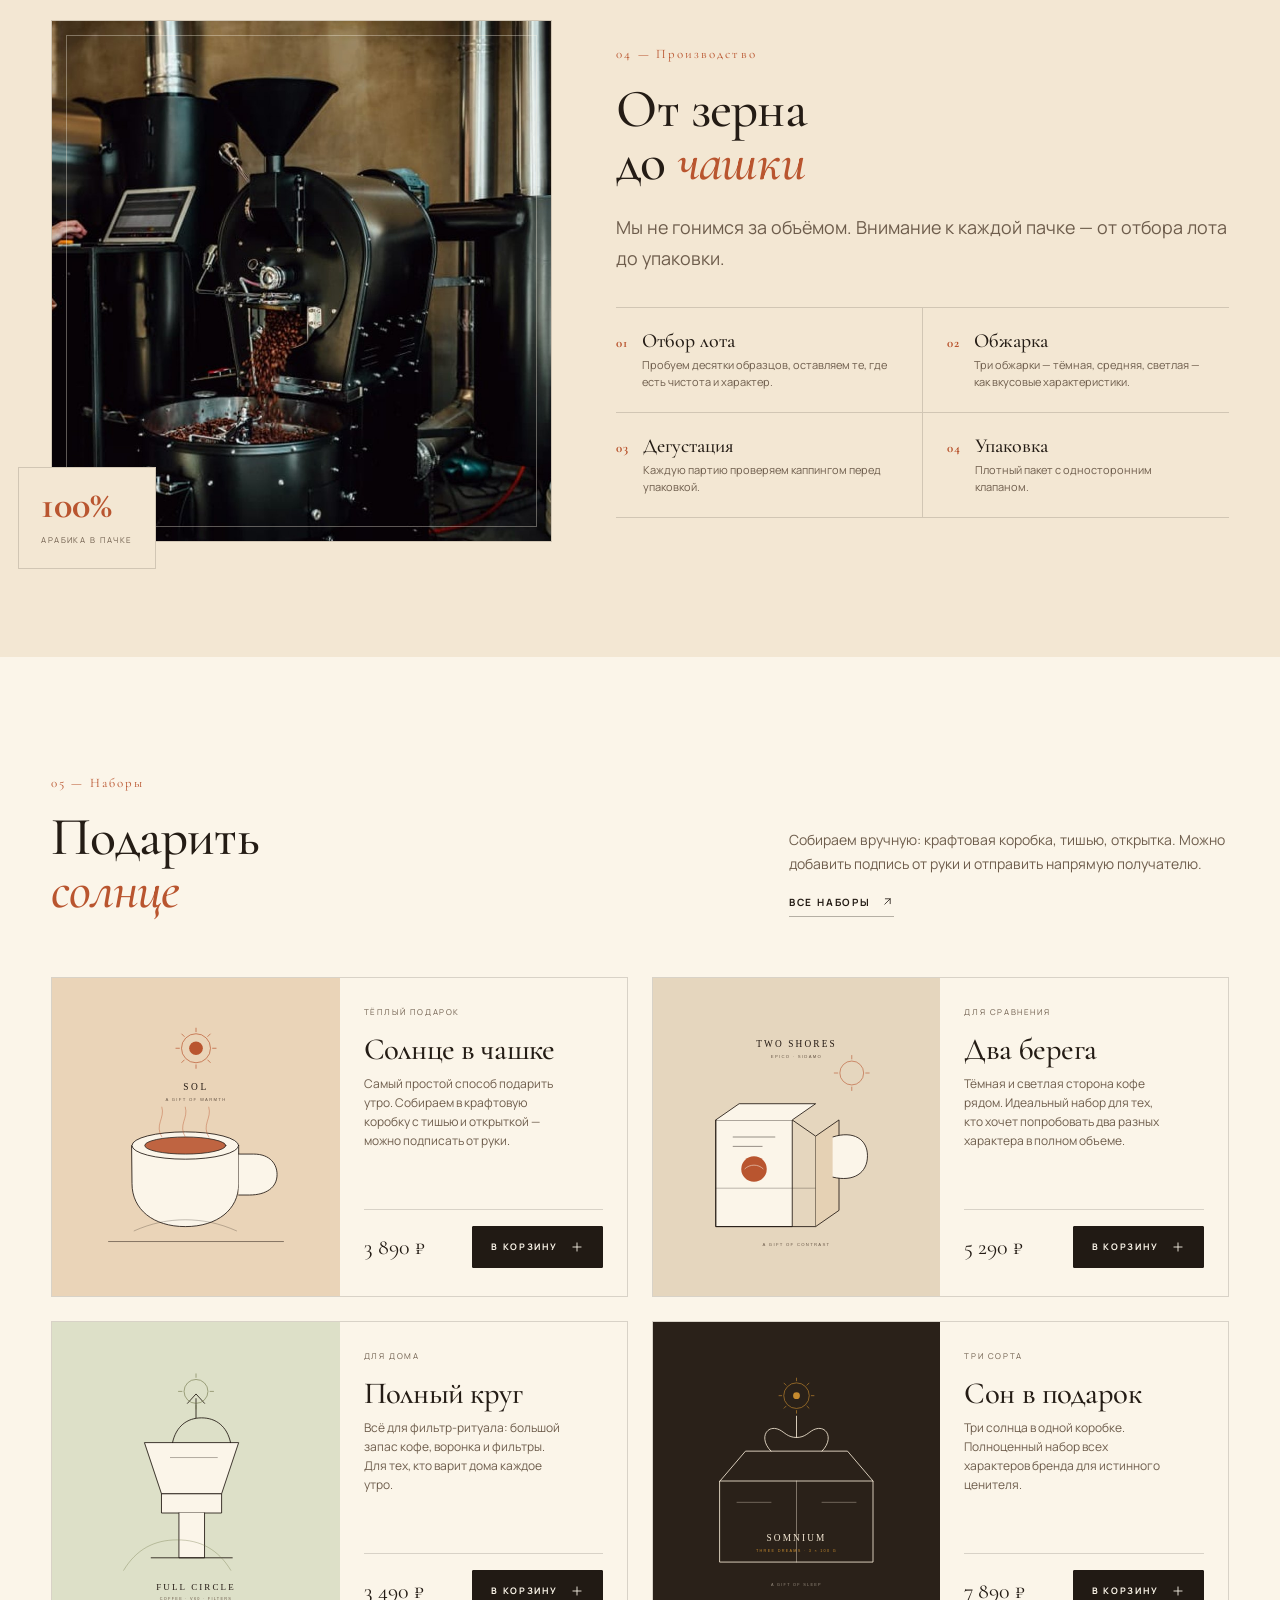
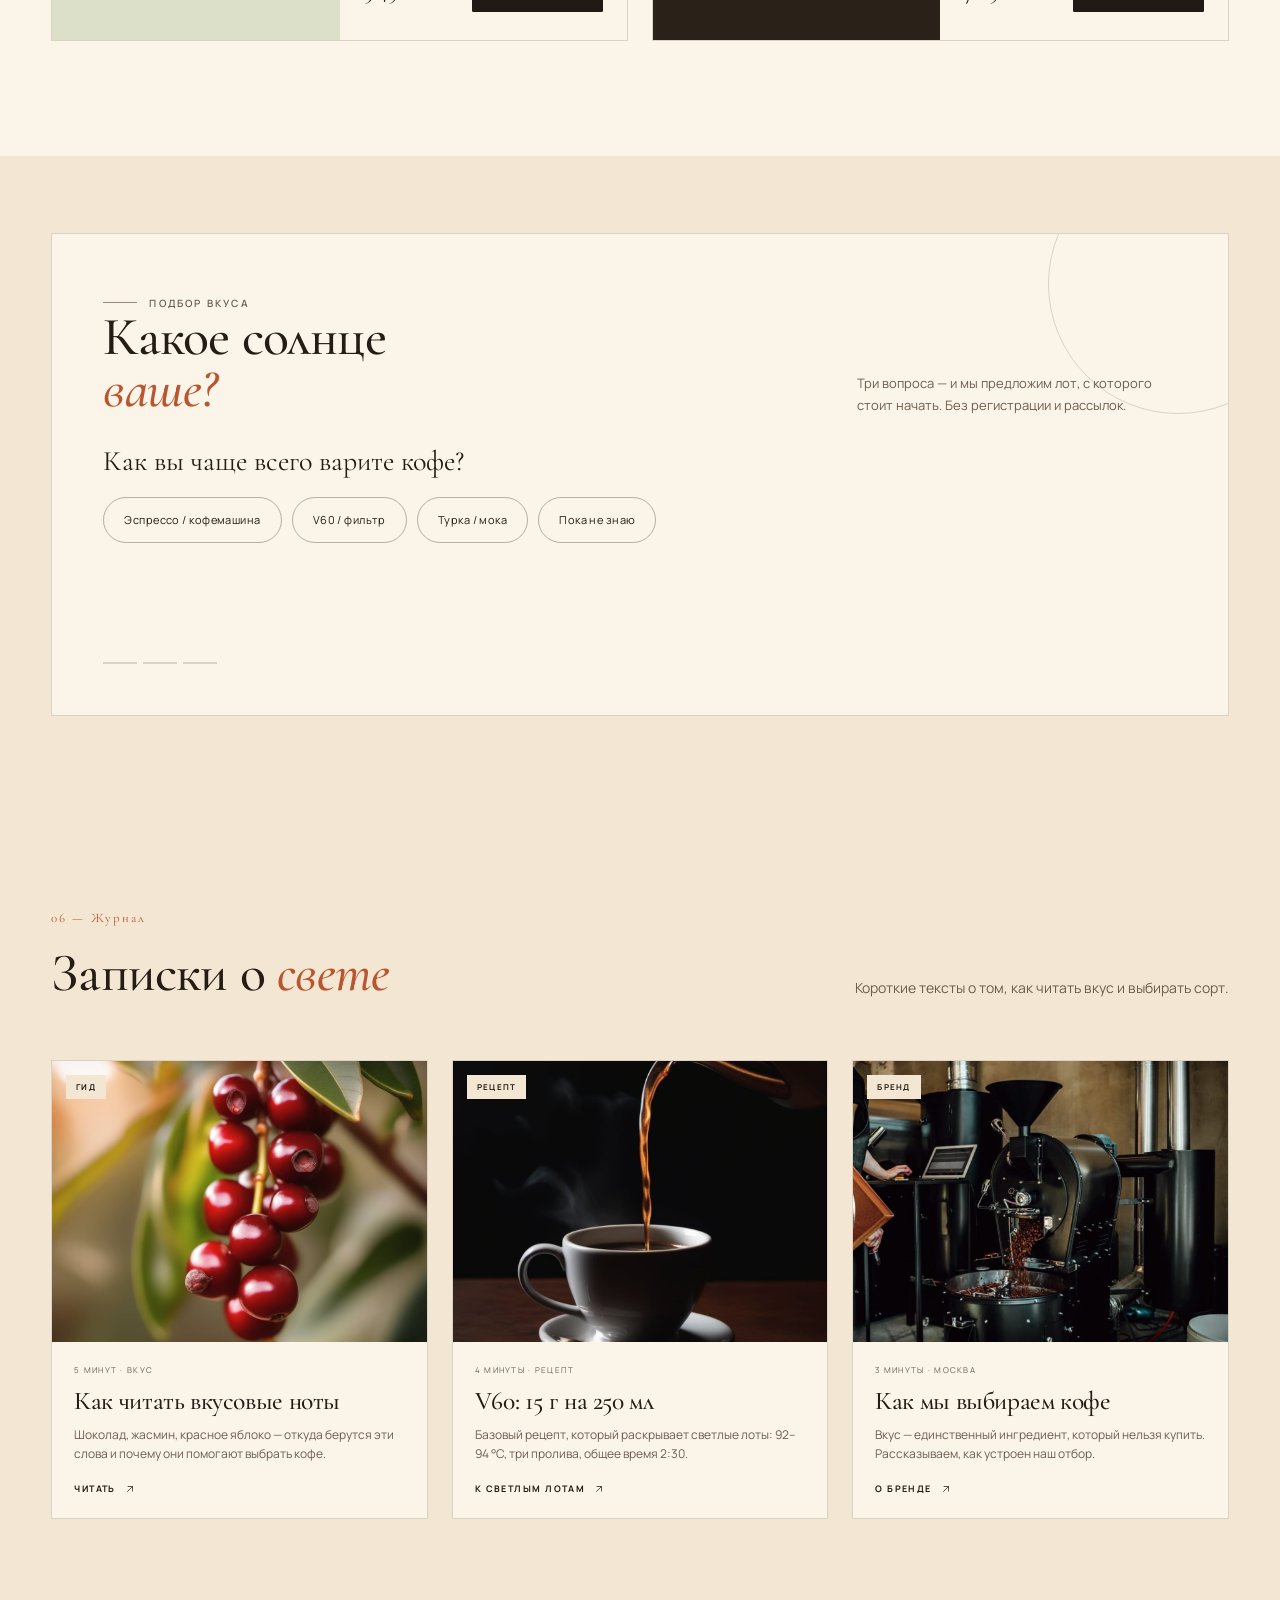
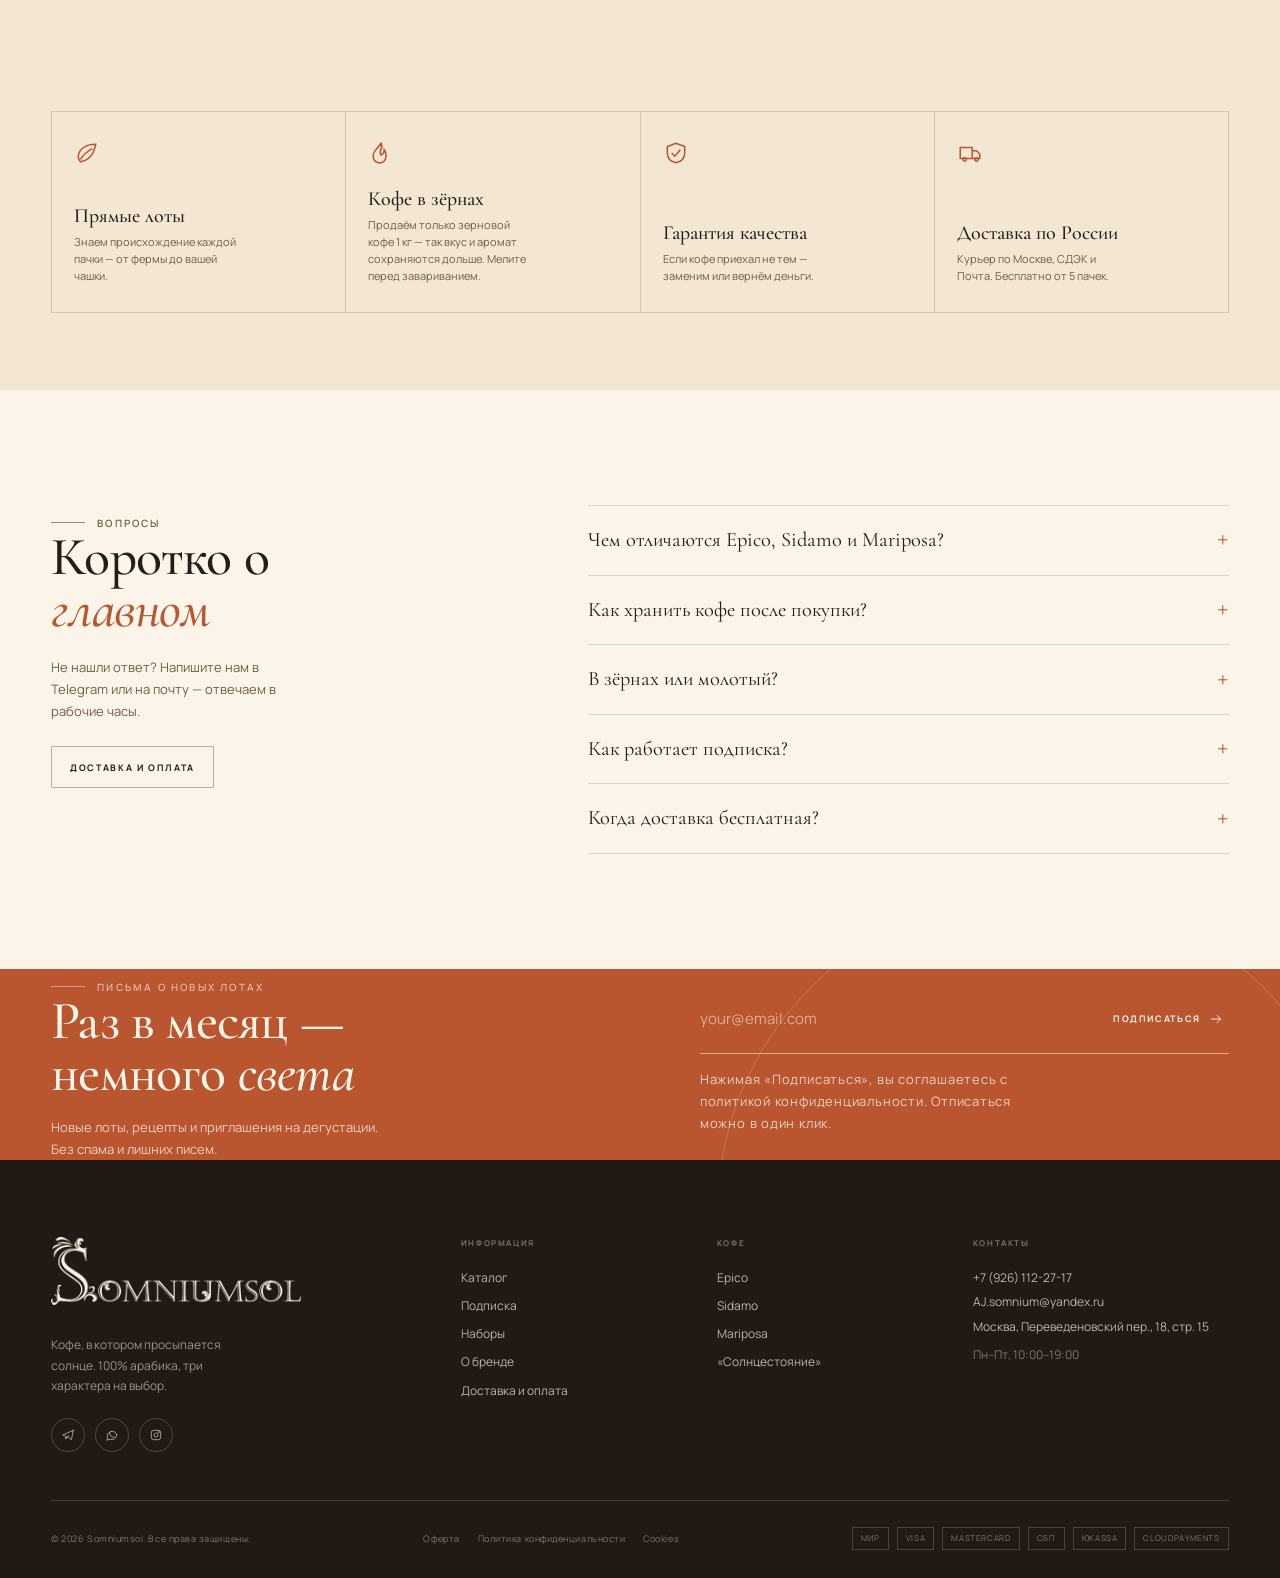
<file: Somniumsol/preview/index.html>
<!doctype html>
<html lang="ru">
<head>
<meta charset="utf-8">
<meta name="viewport" content="width=device-width, initial-scale=1">
<title>Somniumsol — кофе, в котором просыпается солнце</title>
<meta name="description" content="Somniumsol — 100% арабика: Epico, Sidamo, Mariposa. Формат 1 кг, кофе в зёрнах. Подписка, наборы в подарок, доставка по России.">
<meta name="theme-color" content="#F3E7D3">
<link rel="icon" href="assets/img/illustrations/favicon.svg" type="image/svg+xml">
<link rel="stylesheet" href="assets/fonts/fonts.css">
<link rel="stylesheet" href="assets/css/style.css">
<meta property="og:type" content="website">
<meta property="og:title" content="Somniumsol — кофе, в котором просыпается солнце">
<meta property="og:description" content="Три солнца: Epico, Sidamo, Mariposa. Подписка и наборы в подарок, доставка по России.">
<meta property="og:image" content="assets/img/gen-hero.jpg">
<meta property="og:locale" content="ru_RU">
</head>
<body>
<a class="skip-link" href="#main">Перейти к содержимому</a>
<div id="site-header"></div>

<main id="main">

  <!-- ================= HERO ================= -->
  <section class="hero">
    <div class="container">
      <div class="hero__grid">
        <div class="hero__content">
          <div class="eyebrow hero__kicker">Somniumsol · Москва · с 2019</div>
          <h1>Кофе, в котором просыпается <em>солнце</em></h1>
          <p class="hero__sub">Три характера, три способа начать утро. Каждый сорт — 100% арабика с понятным вкусом: от шоколадной глубины до цветочной яркости.</p>
          <div class="hero__cta">
            <a class="btn" href="catalog.html"><span>Выбрать кофе</span>
              <svg class="btn__arrow" viewBox="0 0 24 24" fill="none" stroke="currentColor" stroke-width="1.5" stroke-linecap="round" stroke-linejoin="round"><path d="M4 12h16M14 6l6 6-6 6"/></svg>
            </a>
            <a class="btn btn--outline" href="subscription.html"><span>Собрать подписку</span></a>
          </div>
          <div class="hero__micro">
            <span>100% арабика</span>
            <span>Три характера</span>
            <span>Доставка по России</span>
          </div>

          <div class="hero__feature">
            <div><b>01</b><p><strong>Только в зёрнах</strong>Кофе в зёрнах — вкус и аромат сохраняются дольше. Мелите перед завариванием.</p></div>
            <div><b>02</b><p><strong>Прямые лоты</strong>Работаем с фермерами и импортёрами</p></div>
            <div><b>03</b><p><strong>Дегустация</strong>Поможем найти ваш вкус за три вопроса</p></div>
          </div>
        </div>

        <div class="hero__visual">
          <div class="hero__sun" aria-hidden="true"></div>
          <div class="hero__arch">
            <img src="assets/img/gen-hero.jpg" alt="Чашка кофе на каменном постаменте, терракотовое солнце и апельсины" width="1120" height="1400" fetchpriority="high">
            <div class="hero__caption">Still life · Moscow · 2026</div>
          </div>
          <div class="hero__badge"><img src="assets/img/illustrations/sun-badge.svg" alt="" width="126" height="126"></div>
          <div class="hero__side">Somniumsol · coffee · est. 2019</div>
        </div>
      </div>
    </div>
  </section>

  <!-- ================= MARQUEE ================= -->
  <div class="marquee" aria-hidden="true">
    <div class="marquee__track">
      <div class="marquee__group">
        <span>Epico</span><i>✳</i><span>Тёмная обжарка</span><i>✳</i><span>Sidamo</span><i>✳</i><span>Светлая обжарка</span><i>✳</i><span>Mariposa</span><i>✳</i><span>Средняя обжарка</span><i>✳</i><span>100% арабика</span><i>✳</i><span>Москва</span><i>✳</i>
      </div>
      <div class="marquee__group">
        <span>Epico</span><i>✳</i><span>Тёмная обжарка</span><i>✳</i><span>Sidamo</span><i>✳</i><span>Светлая обжарка</span><i>✳</i><span>Mariposa</span><i>✳</i><span>Средняя обжарка</span><i>✳</i><span>100% арабика</span><i>✳</i><span>Москва</span><i>✳</i>
      </div>
    </div>
  </div>

  <!-- ================= MANIFESTO ================= -->
  <section class="section manifesto">
    <div class="container">
      <div class="manifesto__grid">
        <div data-reveal>
          <span class="section-head__num">01 — Манифест</span>
          <h2>Три солнца.<br>Один <em>сон</em>.</h2>
        </div>
        <div class="manifesto__body" data-reveal data-reveal-delay="1">
          <p>Somniumsol — это кофе как продолжение сна: тёплый, немного сюрреалистичный и всегда про свет. Мы называем сорта «директориями» и верим, что вкус — это тоже способ видеть.</p>
          <p>Epico — глубина и шоколад. Sidamo — утренний свет и жасмин. Mariposa — баланс, в котором есть и яблоко, и мёд. Три разных солнца, чтобы выбрать своё.</p>
          <div class="manifesto__stats">
            <div><b>3</b><span>кофейные директории</span></div>
            <div><b>100%</b><span>арабика в каждой пачке</span></div>
            <div><b>1 кг</b><span>формат каждой пачки</span></div>
          </div>
        </div>
      </div>

      <div class="manifesto__image" data-reveal>
        <div class="manifesto__sun" aria-hidden="true"></div>
        <img src="assets/img/gen-cherries.jpg" alt="Спелые кофейные ягоды на ветке в золотом свете" width="1200" height="1200" loading="lazy">
        <div class="manifesto__caption">Эфиопия · Сидамо · сбор 2026</div>
      </div>
    </div>
  </section>

  <!-- ================= PRODUCTS ================= -->
  <section class="section section--paper" id="coffee">
    <div class="container">
      <div class="section-head">
        <div data-reveal>
          <span class="section-head__num">02 — Кофе</span>
          <h2 class="section-head__title">Кофейные <em>директории</em></h2>
        </div>
        <div class="section-head__aside" data-reveal data-reveal-delay="1">
          <p>Каждый лот — отдельная история о месте, обработке и вкусе. Начните с одного или возьмите набор из трёх сортов.</p>
          <a class="link-underline" href="catalog.html">Весь каталог
            <svg viewBox="0 0 24 24" fill="none" stroke="currentColor" stroke-width="1.5" stroke-linecap="round" stroke-linejoin="round"><path d="M7 17 17 7M8 7h9v9"/></svg>
          </a>
        </div>
      </div>
      <div class="product-grid" id="home-products"></div>
    </div>
  </section>

  <!-- ================= DIRECTORIES ================= -->
  <section class="section section--tight">
    <div class="container">
      <div class="directories" data-reveal>
        <a class="directory" href="product.html?id=epico">
          <span class="directory__num">01 / 04</span>
          <div>
            <div class="directory__name">Глубина</div>
            <div class="directory__en">Umbra</div>
            <p class="directory__desc">Тёмная обжарка. Шоколад, вишня, карамель.</p>
          </div>
          <svg class="directory__arrow" viewBox="0 0 24 24" fill="none" stroke="currentColor" stroke-width="1.4" stroke-linecap="round" stroke-linejoin="round"><path d="M7 17 17 7M8 7h9v9"/></svg>
        </a>
        <a class="directory" href="product.html?id=sidamo">
          <span class="directory__num">02 / 04</span>
          <div>
            <div class="directory__name">Свет</div>
            <div class="directory__en">Lux</div>
            <p class="directory__desc">Светлая обжарка. Бергамот, персик, жасмин.</p>
          </div>
          <svg class="directory__arrow" viewBox="0 0 24 24" fill="none" stroke="currentColor" stroke-width="1.4" stroke-linecap="round" stroke-linejoin="round"><path d="M7 17 17 7M8 7h9v9"/></svg>
        </a>
        <a class="directory" href="product.html?id=mariposa">
          <span class="directory__num">03 / 04</span>
          <div>
            <div class="directory__name">Зенит</div>
            <div class="directory__en">Zenith</div>
            <p class="directory__desc">Средняя обжарка. Яблоко, какао, мёд.</p>
          </div>
          <svg class="directory__arrow" viewBox="0 0 24 24" fill="none" stroke="currentColor" stroke-width="1.4" stroke-linecap="round" stroke-linejoin="round"><path d="M7 17 17 7M8 7h9v9"/></svg>
        </a>
        <a class="directory" href="subscription.html">
          <span class="directory__num">04 / 04</span>
          <div>
            <div class="directory__name">Орбита</div>
            <div class="directory__en">Orbit</div>
            <p class="directory__desc">Подписка. Кофе по вашему расписанию.</p>
          </div>
          <svg class="directory__arrow" viewBox="0 0 24 24" fill="none" stroke="currentColor" stroke-width="1.4" stroke-linecap="round" stroke-linejoin="round"><path d="M7 17 17 7M8 7h9v9"/></svg>
        </a>
      </div>
    </div>
  </section>

  <!-- ================= SUBSCRIPTION ================= -->
  <section class="section section--dark subscription">
    <div class="container subscription__top">
      <div class="subscription__copy">
        <div data-reveal>
          <span class="section-head__num">03 — Подписка</span>
          <h2>Солнце по <em>расписанию</em></h2>
          <div class="subscription__benefits">
            <span>−10% на каждый заказ</span>
            <span>Пауза в один клик</span>
            <span>Доставка включена</span>
          </div>
        </div>
        <div data-reveal data-reveal-delay="1">
          <p>Кофе приезжает к вашему ритуалу: раз в две недели или раз в месяц. Выберите сорт и частоту — остальное мы возьмём на себя. Отмена и пауза без звонков и писем.</p>
        </div>
      </div>
      <div class="plan-grid" id="home-plans"></div>
    </div>
  </section>

  <!-- ================= PROCESS ================= -->
  <section class="section process">
    <div class="container">
      <div class="process__grid">
        <div class="process__visual" data-reveal>
          <img src="assets/img/roastery-crop.jpg" alt="Кофейное зерно Somniumsol" width="1200" height="995" loading="lazy">
          <div class="process__badge"><b>100%</b><span>арабика в пачке</span></div>
        </div>
        <div data-reveal data-reveal-delay="1">
          <span class="section-head__num">04 — Производство</span>
          <h2>От зерна<br>до <em>чашки</em></h2>
          <p class="lead">Мы не гонимся за объёмом. Внимание к каждой пачке — от отбора лота до упаковки.</p>
          <div class="process__steps">
            <div class="process__step"><b>01</b><div><h4>Отбор лота</h4><p>Пробуем десятки образцов, оставляем те, где есть чистота и характер.</p></div></div>
            <div class="process__step"><b>02</b><div><h4>Обжарка</h4><p>Три обжарки — тёмная, средняя, светлая — как вкусовые характеристики.</p></div></div>
            <div class="process__step"><b>03</b><div><h4>Дегустация</h4><p>Каждую партию проверяем каппингом перед упаковкой.</p></div></div>
            <div class="process__step"><b>04</b><div><h4>Упаковка</h4><p>Плотный пакет с односторонним клапаном.</p></div></div>
          </div>
        </div>
      </div>
    </div>
  </section>

  <!-- ================= GIFTS ================= -->
  <section class="section section--paper">
    <div class="container">
      <div class="section-head">
        <div data-reveal>
          <span class="section-head__num">05 — Наборы</span>
          <h2 class="section-head__title">Подарить <em>солнце</em></h2>
        </div>
        <div class="section-head__aside" data-reveal data-reveal-delay="1">
          <p>Собираем вручную: крафтовая коробка, тишью, открытка. Можно добавить подпись от руки и отправить напрямую получателю.</p>
          <a class="link-underline" href="gifts.html">Все наборы
            <svg viewBox="0 0 24 24" fill="none" stroke="currentColor" stroke-width="1.5" stroke-linecap="round" stroke-linejoin="round"><path d="M7 17 17 7M8 7h9v9"/></svg>
          </a>
        </div>
      </div>
      <div class="gift-grid" id="home-gifts"></div>
    </div>
  </section>

  <!-- ================= QUIZ ================= -->
  <section class="section section--tight">
    <div class="container">
      <div class="quiz" id="quiz" data-reveal>
        <div class="quiz__intro">
          <div>
            <div class="eyebrow">Подбор вкуса</div>
            <h2>Какое солнце <em>ваше?</em></h2>
          </div>
          <p>Три вопроса — и мы предложим лот, с которого стоит начать. Без регистрации и рассылок.</p>
        </div>
        <div class="quiz__stage">
          <div id="quizSteps"></div>
          <div class="quiz__result" id="quizResult"></div>
        </div>
        <div class="quiz__progress" id="quizProgress" aria-hidden="true"></div>
      </div>
    </div>
  </section>

  <!-- ================= JOURNAL ================= -->
  <section class="section">
    <div class="container">
      <div class="section-head">
        <div data-reveal>
          <span class="section-head__num">06 — Журнал</span>
          <h2 class="section-head__title">Записки о <em>свете</em></h2>
        </div>
        <div class="section-head__aside" data-reveal data-reveal-delay="1">
          <p>Короткие тексты о том, как читать вкус и выбирать сорт.</p>
        </div>
      </div>
      <div class="journal-grid">
        <article class="journal-card" data-reveal>
          <a class="journal-card__img" href="about.html">
            <span class="journal-card__tag">Гид</span>
            <img src="assets/img/gen-cherries.jpg" alt="Кофейные ягоды" loading="lazy">
          </a>
          <div class="journal-card__body">
            <div class="journal-card__meta">5 минут · вкус</div>
            <h3>Как читать вкусовые ноты</h3>
            <p>Шоколад, жасмин, красное яблоко — откуда берутся эти слова и почему они помогают выбрать кофе.</p>
            <a class="journal-card__link" href="about.html">Читать
              <svg viewBox="0 0 24 24" fill="none" stroke="currentColor" stroke-width="1.5" stroke-linecap="round" stroke-linejoin="round"><path d="M7 17 17 7M8 7h9v9"/></svg>
            </a>
          </div>
        </article>
        <article class="journal-card" data-reveal data-reveal-delay="1">
          <a class="journal-card__img" href="catalog.html">
            <span class="journal-card__tag">Рецепт</span>
            <img src="assets/img/gen-pour.jpg" alt="Пролив кофе в чашку" loading="lazy">
          </a>
          <div class="journal-card__body">
            <div class="journal-card__meta">4 минуты · рецепт</div>
            <h3>V60: 15 г на 250 мл</h3>
            <p>Базовый рецепт, который раскрывает светлые лоты: 92–94 °C, три пролива, общее время 2:30.</p>
            <a class="journal-card__link" href="catalog.html">К светлым лотам
              <svg viewBox="0 0 24 24" fill="none" stroke="currentColor" stroke-width="1.5" stroke-linecap="round" stroke-linejoin="round"><path d="M7 17 17 7M8 7h9v9"/></svg>
            </a>
          </div>
        </article>
        <article class="journal-card" data-reveal data-reveal-delay="2">
          <a class="journal-card__img" href="about.html">
            <span class="journal-card__tag">Бренд</span>
            <img src="assets/img/roastery-crop.jpg" alt="Кофе Somniumsol" loading="lazy">
          </a>
          <div class="journal-card__body">
            <div class="journal-card__meta">3 минуты · Москва</div>
            <h3>Как мы выбираем кофе</h3>
            <p>Вкус — единственный ингредиент, который нельзя купить. Рассказываем, как устроен наш отбор.</p>
            <a class="journal-card__link" href="about.html">О бренде
              <svg viewBox="0 0 24 24" fill="none" stroke="currentColor" stroke-width="1.5" stroke-linecap="round" stroke-linejoin="round"><path d="M7 17 17 7M8 7h9v9"/></svg>
            </a>
          </div>
        </article>
      </div>
    </div>
  </section>

  <!-- ================= TRUST ================= -->
  <section class="section section--tight">
    <div class="container">
      <div class="trust" data-reveal>
        <div class="trust__item">
          <svg viewBox="0 0 24 24"><path d="M20 4C10 4 4 9 4 16c0 2 1 3 2 4 6-1 12-5 14-16Z"/><path d="M6 18c3-5 7-8 11-10"/></svg>
          <div><h4>Прямые лоты</h4><p>Знаем происхождение каждой пачки — от фермы до вашей чашки.</p></div>
        </div>
        <div class="trust__item">
          <svg viewBox="0 0 24 24"><path d="M12 3c3 5-3 6 0 11 2-1 3-3 3-5 3 4 2 11-3 12-5 1-8-3-7-8 1-4 4-5 7-10Z"/></svg>
          <div><h4>Кофе в зёрнах</h4><p>Продаём только зерновой кофе 1 кг — так вкус и аромат сохраняются дольше. Мелите перед завариванием.</p></div>
        </div>
        <div class="trust__item">
          <svg viewBox="0 0 24 24"><path d="M12 3 4 6v6c0 5 3 8 8 9 5-1 8-4 8-9V6l-8-3Z"/><path d="m8 12 3 3 5-6"/></svg>
          <div><h4>Гарантия качества</h4><p>Если кофе приехал не тем — заменим или вернём деньги.</p></div>
        </div>
        <div class="trust__item">
          <svg viewBox="0 0 24 24"><path d="M3 7h11v10H3zM14 10h4l3 3v4h-7z"/><circle cx="7" cy="18" r="1.6"/><circle cx="18" cy="18" r="1.6"/></svg>
          <div><h4>Доставка по России</h4><p>Курьер по Москве, СДЭК и Почта. Бесплатно от 5 пачек.</p></div>
        </div>
      </div>
    </div>
  </section>

  <!-- ================= FAQ ================= -->
  <section class="section section--paper">
    <div class="container">
      <div class="faq">
        <aside class="faq__aside" data-reveal>
          <div class="eyebrow">Вопросы</div>
          <h2>Коротко о <em>главном</em></h2>
          <p>Не нашли ответ? Напишите нам в Telegram или на почту — отвечаем в рабочие часы.</p>
          <a class="btn btn--sm btn--outline" href="delivery.html"><span>Доставка и оплата</span></a>
        </aside>
        <div class="faq__list" data-reveal data-reveal-delay="1">
          <div class="faq__item">
            <button class="faq__q" type="button">Чем отличаются Epico, Sidamo и Mariposa? <span>+</span></button>
            <div class="faq__a"><div class="faq__a-inner">Это три обжарки и три характера. Epico — тёмная, шоколадно-вишнёвая, для эспрессо и турки. Sidamo — светлая, цветочно-цитрусовая, для фильтра. Mariposa — средняя, универсальная: яблоко, какао, мёд.</div></div>
          </div>
          <div class="faq__item">
            <button class="faq__q" type="button">Как хранить кофе после покупки? <span>+</span></button>
            <div class="faq__a"><div class="faq__a-inner">Кофе упакован в плотный пакет с односторонним клапаном. Храните в сухом прохладном месте, вдали от прямого солнца, в плотно закрытой таре. В зёрнах аромат сохраняется дольше, чем в молотом.</div></div>
          </div>
          <div class="faq__item">
            <button class="faq__q" type="button">В зёрнах или молотый? <span>+</span></button>
            <div class="faq__a"><div class="faq__a-inner">Только в зёрнах. Мелите перед завариванием — так вкус и аромат сохраняются дольше.</div></div>
          </div>
          <div class="faq__item">
            <button class="faq__q" type="button">Как работает подписка? <span>+</span></button>
            <div class="faq__a"><div class="faq__a-inner">Вы выбираете сорт, вес и частоту. Каждый заказ приходит со скидкой 10% и бесплатной доставкой. Пауза, замена сорта и отмена — в личном кабинете или через сообщение.</div></div>
          </div>
          <div class="faq__item">
            <button class="faq__q" type="button">Когда доставка бесплатная? <span>+</span></button>
            <div class="faq__a"><div class="faq__a-inner">От 5 пачек — по Москве и в большинство городов России. Для удалённых регионов и зон, куда доставка идёт дольше 7 дней, стоимость рассчитываем индивидуально.</div></div>
          </div>
        </div>
      </div>
    </div>
  </section>

  <!-- ================= NEWSLETTER ================= -->
  <section class="newsletter">
    <div class="container">
      <div class="newsletter__grid">
        <div data-reveal>
          <div class="eyebrow eyebrow--light">Письма о новых лотах</div>
          <h2>Раз в месяц —<br>немного <em>света</em></h2>
          <p>Новые лоты, рецепты и приглашения на дегустации. Без спама и лишних писем.</p>
        </div>
        <div data-reveal data-reveal-delay="1">
          <form class="newsletter__form" id="newsletterForm" novalidate>
            <label class="sr-only" for="newsletterEmail">Email</label>
            <input id="newsletterEmail" type="email" placeholder="your@email.com" autocomplete="email" required>
            <button type="submit">Подписаться
              <svg viewBox="0 0 24 24" fill="none" stroke="currentColor" stroke-width="1.5" stroke-linecap="round" stroke-linejoin="round"><path d="M4 12h16M14 6l6 6-6 6"/></svg>
            </button>
          </form>
          <p class="newsletter__note">Нажимая «Подписаться», вы соглашаетесь с политикой конфиденциальности. Отписаться можно в один клик.</p>
        </div>
      </div>
    </div>
  </section>

</main>

<div id="site-footer"></div>
<script src="assets/js/data.js"></script>
<script src="assets/js/app.js"></script>
</body>
</html>
</file>
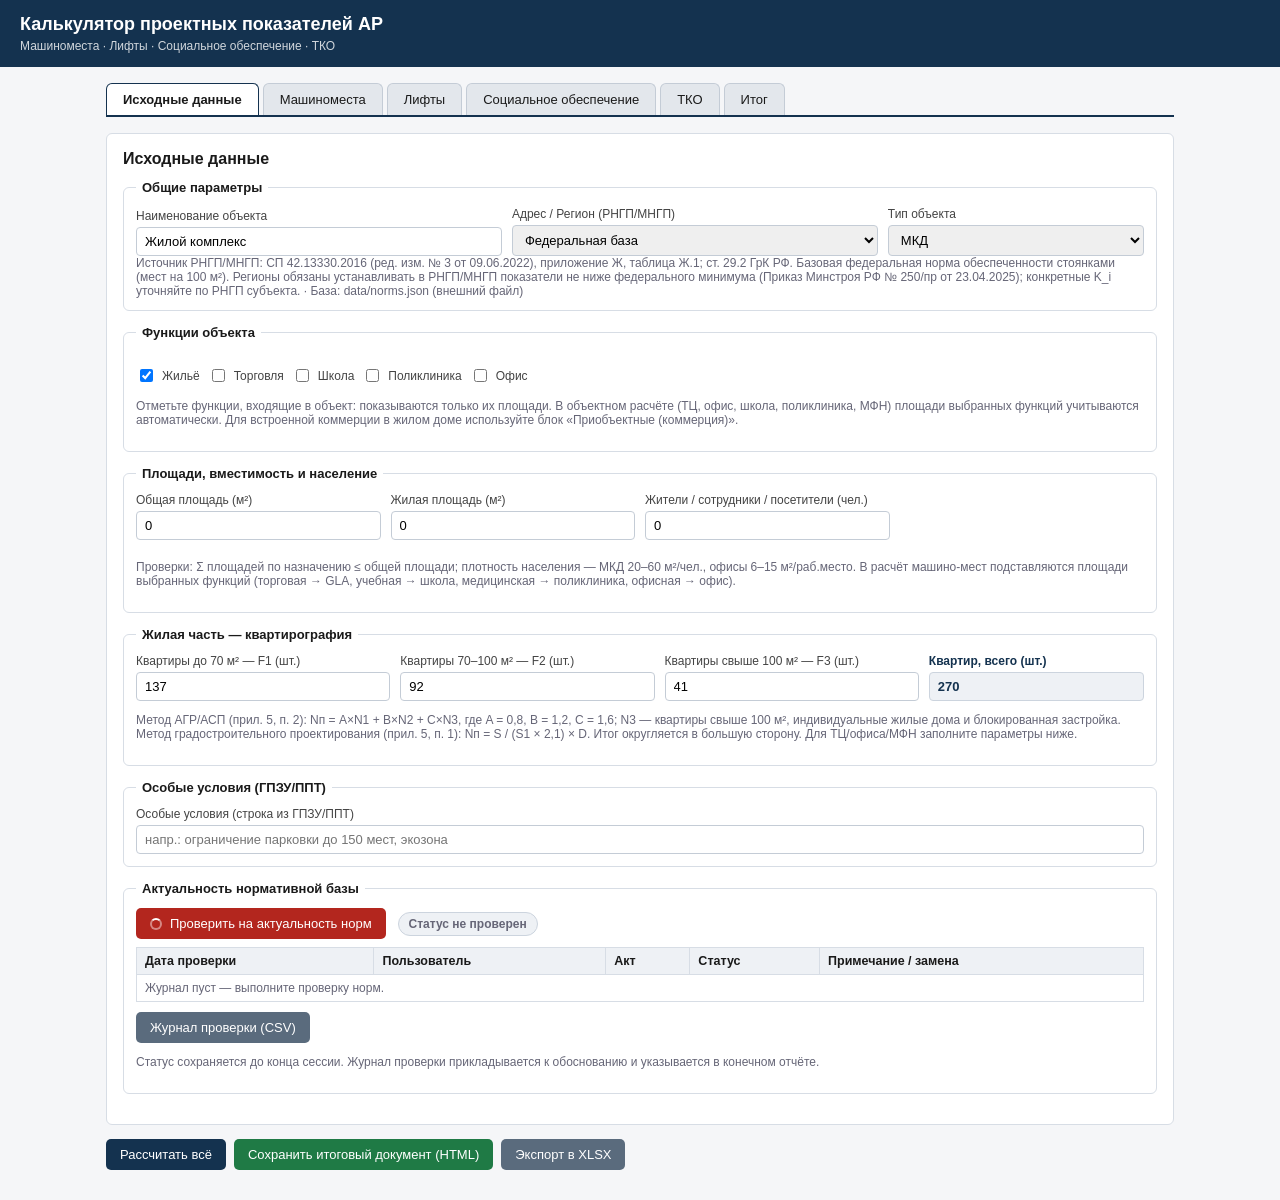
<file: Калькулятор АР/app/index.html>
<!DOCTYPE html>
<html lang="ru">
<head>
<meta charset="utf-8">
<meta name="viewport" content="width=device-width, initial-scale=1">
<title>Калькулятор проектных показателей АР</title>
<link rel="stylesheet" href="css/base.css">
<link rel="stylesheet" href="css/print.css" media="print">
</head>
<body>

<header class="top">
  <h1>Калькулятор проектных показателей АР</h1>
  <div class="sub">Машиноместа · Лифты · Социальное обеспечение · ТКО</div>
</header>

<main>
  <div class="tabs">
    <div class="tab active" data-tab="input">Исходные данные</div>
    <div class="tab" data-tab="parking">Машиноместа</div>
    <div class="tab" data-tab="elevators">Лифты</div>
    <div class="tab" data-tab="social">Социальное обеспечение</div>
    <div class="tab" data-tab="tko">ТКО</div>
    <div class="tab" data-tab="summary">Итог</div>
  </div>

  <!-- ================= ИСХОДНЫЕ ДАННЫЕ (новая вкладка) ================= -->
  <section class="tab-panel active" id="panel-input">
    <h2>Исходные данные</h2>

    <fieldset>
      <legend>Общие параметры</legend>
      <div class="grid input-row">
        <label class="field">Наименование объекта
          <input type="text" id="objectName" value="Жилой комплекс">
        </label>
        <label class="field">Адрес / Регион (РНГП/МНГП)
          <select id="regionSelect"></select>
        </label>
        <label class="field">Тип объекта
          <select id="objectTypeSelect"></select>
        </label>
      </div>
      <div class="muted" id="regionNote"></div>
    </fieldset>

    <fieldset>
      <legend>Функции объекта</legend>
      <div class="toolbar" id="functionToggles">
        <label class="check"><input type="checkbox" data-function="residential" checked> Жильё</label>
        <label class="check"><input type="checkbox" data-function="trade"> Торговля</label>
        <label class="check"><input type="checkbox" data-function="school"> Школа</label>
        <label class="check"><input type="checkbox" data-function="medical"> Поликлиника</label>
        <label class="check"><input type="checkbox" data-function="office"> Офис</label>
      </div>
      <p class="muted">Отметьте функции, входящие в объект: показываются только их площади. В объектном расчёте (ТЦ, офис, школа, поликлиника, МФН) площади выбранных функций учитываются автоматически. Для встроенной коммерции в жилом доме используйте блок «Приобъектные (коммерция)».</p>
    </fieldset>

    <fieldset>
      <legend>Площади, вместимость и население</legend>
      <div class="grid">
        <label class="field">Общая площадь (м²)
          <input type="number" id="totalArea" value="0" min="0" max="500000" step="0.01" title="ТЭПы / экспликация. Не более 500 000 м²">
        </label>
        <label class="field">Жилая площадь (м²)
          <input type="number" id="areaResidential" value="0" min="0" step="0.01" data-purpose="residential">
        </label>
        <label class="field">Торговая площадь (м²)
          <input type="number" id="areaTrade" value="0" min="0" step="0.01" data-purpose="trade">
        </label>
        <label class="field">Учебная площадь (м²)
          <input type="number" id="areaSchool" value="0" min="0" step="0.01" data-purpose="school">
        </label>
        <label class="field">Медицинская площадь (м²)
          <input type="number" id="areaMedical" value="0" min="0" step="0.01" data-purpose="medical">
        </label>
        <label class="field">Офисная площадь (м²)
          <input type="number" id="areaOffice" value="0" min="0" step="0.01" data-purpose="office">
        </label>
        <label class="field" data-for="школа,поликлиника">Вместимость / количество мест (ед.)
          <input type="number" id="capacity" value="0" min="1" step="1" title="Задание на проектирование">
        </label>
        <label class="field" data-for="школа,поликлиника">Коэффициент загрузки (0,5–1,2)
          <input type="number" id="occupancy" value="1" min="0.5" max="1.2" step="0.05" title="Доля или %; типовые значения — по заданию">
        </label>
        <label class="field" data-for="жилой,офисный,многофункциональный">Жители / сотрудники / посетители (чел.)
          <input type="number" id="population" value="0" min="0" step="1" title="Принято по заданию/СП">
        </label>
      </div>
      <div id="inputValidations" class="validations"></div>
      <p class="muted">Проверки: Σ площадей по назначению ≤ общей площади; плотность населения — МКД 20–60 м²/чел., офисы 6–15 м²/раб.место. В расчёт машино-мест подставляются площади выбранных функций (торговая → GLA, учебная → школа, медицинская → поликлиника, офисная → офис).</p>
    </fieldset>

    <fieldset id="grpHousing">
      <legend>Жилая часть — квартирография</legend>
      <div class="grid input-row">
        <label class="field">Квартиры до 70 м² — F1 (шт.)
          <input type="number" id="f1" value="137" min="0" step="1">
        </label>
        <label class="field">Квартиры 70–100 м² — F2 (шт.)
          <input type="number" id="f2" value="92" min="0" step="1">
        </label>
        <label class="field">Квартиры свыше 100 м² — F3 (шт.)
          <input type="number" id="f3" value="41" min="0" step="1">
        </label>
        <label class="field total-field">Квартир, всего (шт.)
          <input type="number" id="apartmentsTotal" value="270" min="0" step="1" readonly title="Считается автоматически: F1 + F2 + F3">
        </label>
      </div>
      <div class="grid input-row" id="pzInputs" style="display:none">
        <label class="field">Общая площадь квартир, S (м²)
          <input type="number" id="apartArea" value="18640" min="0" step="0.01" title="Приложение 5, п. 1: S — общая площадь квартир">
        </label>
        <label class="field">Площадь квартир на 1 жителя, S1 (м²/чел.)
          <input type="number" id="parkingSqmPerPerson" value="50" min="1" step="0.1" readonly title="ПП № 2152-ПП, таблица 1.4.1 — подставляется автоматически">
        </label>
        <label class="field">Средний размер домовладения (чел.) и D (мест/квартира)
          <input type="text" id="pzConstants" readonly value="2,1 и 0,8">
        </label>
      </div>
      <p class="muted">Метод АГР/АСП (прил. 5, п. 2): Nп = A×N1 + B×N2 + C×N3, где A = 0,8, B = 1,2, C = 1,6; N3 — квартиры свыше 100 м², индивидуальные жилые дома и блокированная застройка. Метод градостроительного проектирования (прил. 5, п. 1): Nп = S / (S1 × 2,1) × D. Итог округляется в большую сторону. Для ТЦ/офиса/МФН заполните параметры ниже.</p>
    </fieldset>

    <fieldset id="grpObj">
      <legend>Параметры объекта (класс жилья / ТЦ / офис)</legend>
      <div class="grid">
        <label class="field" data-obj="mfn">Класс жилья (для МФН-жилой части)
          <select id="housingClassSelect"></select>
        </label>
        <label class="field" data-obj="mfn">Квартир (для расчёта по классу), шт.
          <input type="number" id="objUnits" value="0" min="0" step="1">
        </label>
        <label class="field" data-obj="mall">Тип ТЦ
          <select id="mallTypeSelect"></select>
        </label>
        <label class="field" data-obj="office">Офис — численность (чел.)
          <input type="number" id="objEmployees" value="0" min="0" step="1">
        </label>
      </div>
      <p class="muted">Площади берутся из блока «Площади, вместимость и население». Заполняется для типов «ТЦ», «Офис», «МФН». Коэффициенты K подставляются из норм выбранного региона/уровня (СП 42, прил. Ж).</p>
    </fieldset>

    <fieldset id="grpCoef" data-obj="coef">
      <legend>Корректирующие коэффициенты</legend>
      <div class="toolbar">
        <label class="check"><input type="checkbox" id="coefOt"> Близость к ОТ (метро/МЦД) — снижение до 25 %</label>
        <label class="check"><input type="checkbox" id="coefMfn"> Многофункциональность — буфер +10 %</label>
        <label class="field">Совместное использование (0,8–0,9)
          <select id="coefShared">
            <option value="0">Нет</option>
            <option value="0.8">0,80</option>
            <option value="0.85">0,85</option>
            <option value="0.9">0,90</option>
          </select>
        </label>
      </div>
    </fieldset>

    <fieldset>
      <legend>Особые условия (ГПЗУ/ППТ)</legend>
      <label class="field">Особые условия (строка из ГПЗУ/ППТ)
        <input type="text" id="specialConditions" placeholder="напр.: ограничение парковки до 150 мест, экозона">
      </label>
    </fieldset>

    <fieldset>
      <legend>Актуальность нормативной базы</legend>
      <div class="check-row">
        <button type="button" id="btnCheckNorms" class="btn-danger">
          <span class="spinner" hidden></span><span class="btn-label">Проверить на актуальность норм</span>
        </button>
        <span id="normStatus" class="status-pill muted-pill">Статус не проверен</span>
      </div>
      <div id="normChanges" class="notes" hidden></div>
      <div class="table-wrap">
        <table id="normJournal">
          <thead>
            <tr><th>Дата проверки</th><th>Пользователь</th><th>Акт</th><th>Статус</th><th>Примечание / замена</th></tr>
          </thead>
          <tbody>
            <tr><td colspan="5" class="muted">Журнал пуст — выполните проверку норм.</td></tr>
          </tbody>
        </table>
      </div>
      <div class="btn-row">
        <button type="button" id="btnJournalCsv" class="secondary">Журнал проверки (CSV)</button>
      </div>
      <p class="muted">Статус сохраняется до конца сессии. Журнал проверки прикладывается к обоснованию и указывается в конечном отчёте.</p>
    </fieldset>
  </section>

  <!-- ================= МАШИНОМЕСТА ================= -->
  <section class="tab-panel" id="panel-parking">
    <h2>Блок 1. Машиноместа</h2>

    <fieldset>
      <legend>Постоянные машино-места</legend>
      <div class="toolbar" id="permCoefToolbar">
        <label class="field">Метод расчёта (ПП № 945-ПП, прил. 5)
          <select id="parkingMethodSelect"></select>
        </label>
        <label class="field">Отклонение от расчётного числа мест (п. 6.2.4.1, ±10 %)
          <select id="deviationSelect"></select>
        </label>
        <label class="field" id="railZoneWrap">К1 — пешевая доступность рельсового каркаса (прил. 6)
          <select id="railZoneSelect"></select>
        </label>
        <label class="field">Отклонение для приобъектной парковки (п. 6.2.4.3, ±30 %)
          <select id="objectDeviationSelect"></select>
        </label>
        <label class="field">К2 — коэффициент деловой активности (прил. 3)
          <input type="number" id="objK2" value="1" min="0.1" max="3" step="0.05" title="Уточняющий коэффициент деловой активности районов города Москвы (приложение 3 к Нормативам)">
        </label>
        <label class="field">Квартиры для проживания инвалидов (шт.)
          <input type="number" id="invalidApartments" value="0" min="0" step="1" title="П. 6.2.3.7 ПП № 945-ПП: 1 место постоянного размещения на каждую квартиру для инвалидов (по заданию на проектирование)">
        </label>
      </div>
      <!-- Расчётные показатели (N_мм = N_норм × Q × K_корр) -->
      <div class="grid calc-meta" id="permCalcMeta">
        <label class="field">Норматив машино-мест
          <input type="text" id="pmNorm" readonly value="—" title="Подтягивается по региону и типу объекта">
        </label>
        <label class="field">Расчётная единица
          <input type="text" id="pmUnit" readonly value="—">
        </label>
        <label class="field">Коэффициент корректировки
          <input type="number" id="pmCorrection" value="1" min="0.1" max="3" step="0.05" title="K_корр, по умолчанию 1,0">
        </label>
        <label class="field">Итого машино-мест (расчёт)
          <input type="text" id="pmCalculated" readonly value="—">
        </label>
        <label class="field">Принятое количество (округление вверх)
          <input type="text" id="pmAdopted" readonly value="—">
        </label>
      </div>
      <table id="parkingPermanent">
        <thead>
          <tr><th>Группа квартир</th><th class="num">Кол-во квартир, шт.</th><th class="num">Коэффициент</th><th class="num">Машино-места</th><th>Пункт НД</th></tr>
        </thead>
        <tbody></tbody>
      </table>
      <div class="block-total" id="permTotal">Итог м/м: —</div>
      <p class="muted" id="parkingReductionNote">Справочно: отклонение от расчётного числа мест не применяется (k = 1,0) — п. 6.2.4.1 ПП № 945-ПП. Отклонение более 10 % — решение ГЗК Москвы (п. 6.2.4.2).</p>
      <p class="muted" id="parkingAccessibility"></p>
    </fieldset>

    <fieldset id="grpObjectFacilities">
      <legend>Приобъектные (коммерция)</legend>
      <p class="muted">Расчёт по приложению 6 ПП № 945-ПП: <strong>Nв = X / X2 × К1 × К2</strong>, где X2 — расчётный показатель на одно место по виду разрешённого использования (приложение 1), К1 — коэффициент пешей доступности рельсового каркаса, К2 — коэффициент деловой активности (приложение 3). Для регионов, где X2 региональным нормативом не установлен, применяется федеральный ориентир СП 42.13330.2026 (приложение И): N = S / 100 × K. Итог округляется в большую сторону (примечание 3 к приложению 6). При нескольких сценариях в итог берётся максимум.</p>
      <div id="scenariosContainer"></div>
      <div class="toolbar">
        <button type="button" class="secondary" id="btnAddScenario">+ Добавить сценарий</button>
        <button type="button" class="secondary" id="btnRemoveScenario">− Удалить сценарий</button>
      </div>
      <div id="objectFacilitiesResult" class="muted"></div>
      <div class="block-total" id="objectTotal">Итог м/м: —</div>
    </fieldset>

    <fieldset id="grpGuest">
      <legend>Гостевые (жильцы)</legend>
      <table id="parkingExtra">
        <thead>
          <tr><th>Показатель</th><th class="num">Значение</th><th>Примечание</th><th>Пункт НД</th></tr>
        </thead>
        <tbody></tbody>
      </table>
      <div class="block-total" id="extraTotal">Итог м/м: —</div>
    </fieldset>

    <fieldset>
      <legend>Электромобили</legend>
      <table id="parkingEv">
        <thead>
          <tr><th>Показатель</th><th class="num">Значение</th><th>Примечание</th><th>Пункт НД</th></tr>
        </thead>
        <tbody></tbody>
      </table>
      <div class="block-total" id="evTotal">Итог м/м: —</div>
      <p class="muted" id="evInfraNote">Справочно, инженерная инфраструктура: кабель-каналы или шинопроводы учесть на 100 % машино-мест.</p>
    </fieldset>

    <fieldset>
      <legend>МГН</legend>
      <table id="parkingAdditional">
        <thead>
          <tr><th>Показатель</th><th class="num">Значение</th><th>Примечание</th><th>Пункт НД</th></tr>
        </thead>
        <tbody></tbody>
      </table>
      <div class="block-total" id="mgnTotal">Итог м/м: —</div>
      <div class="notes" id="parkingAdditionalNotes">
        <p class="muted">Справочно, габариты машино-места:</p>
        <ul>
          <li>Габариты обычного места: 5,3 × 2,5 м (приложение А к СП 113.13330.2023)</li>
          <li>Габариты специализированного места: 6,0 × 3,6 м; вдоль проезжей части длина 6,8 м (СП 59.13330.2020, п. 5.2.4; СП 113.13330.2023, п. 5.6)</li>
        </ul>
      </div>
    </fieldset>

    <fieldset>
      <legend>Итоговая потребность</legend>
      <div class="result-total result-total-lg">Всего: <span id="parkingTotal">—</span> машино-мест</div>
      <div style="margin-top:8px"><span class="formula" id="parkingFormula">—</span></div>
    </fieldset>

    <fieldset>
      <legend>Сводная таблица всех показателей</legend>
      <table id="parkingSummary">
        <thead>
          <tr><th>Показатель</th><th class="num">Значение</th><th class="num">Единицы</th><th>Обоснование</th><th>Норматив</th></tr>
        </thead>
        <tbody></tbody>
      </table>
    </fieldset>

    <fieldset>
      <legend>Нормативное обоснование</legend>
      <div class="muted" id="parkingRefsRegion">РНГП/МНГП региона: —</div>
      <h4>Текстовое обоснование для экспертизы</h4>
      <div class="justification" id="parkingJustification"></div>
      <table id="parkingRefs">
        <thead><tr><th>Пункт</th><th>Требование</th><th>Учёт в расчёте</th></tr></thead>
        <tbody></tbody>
      </table>
    </fieldset>
  </section>

  <!-- ================= ТКО ================= -->
  <section class="tab-panel" id="panel-tko">
    <h2>Блок 4. ТКО</h2>

    <fieldset>
      <legend>Исходные данные</legend>
      <div class="grid">
        <label class="field">Площадь квартир (м²)
          <input type="number" id="tkoSq" value="84500" min="0" step="0.01">
        </label>
        <label class="field">Норматив накопления n (м³/м²·год)
          <input type="number" id="tkoN" value="0.1" min="0" step="0.001" readonly title="Норматив из нормативной базы (СанПиН 2.1.3684-21, региональные акты) — только для чтения">
        </label>
        <label class="field">Сезонный коэффициент (опц., 1 — нет)
          <input type="number" id="tkoSeason" value="1" min="0.5" max="3" step="0.05" readonly title="Справочный коэффициент из нормативной базы — только для чтения">
        </label>
        <label class="field">Плотность отходов ρ (т/м³)
          <input type="number" id="tkoDensity" value="0.35" min="0.05" max="2" step="0.01" readonly title="Справочное значение плотности — только для чтения">
        </label>
        <label class="field">Период вывоза T (сут)
          <input type="number" id="tkoT" value="3" min="1" step="1">
        </label>
        <label class="field">Объём контейнера (м³)
          <input type="number" id="tkoVolume" value="1.1" min="0" step="0.01">
        </label>
        <label class="field">Длина контейнера (мм)
          <input type="number" id="tkoLen" value="1377" min="0" step="1">
        </label>
        <label class="field">Ширина контейнера (мм)
          <input type="number" id="tkoWid" value="1077" min="0" step="1">
        </label>
        <label class="field">Коэфф. неравномерности Kн
          <input type="number" id="tkoKn" value="1.25" min="0" step="0.01" readonly title="Нормативный коэффициент — только для чтения">
        </label>
        <label class="field">Коэфф. заполнения Kз
          <input type="number" id="tkoKz" value="0.75" min="0" step="0.01" readonly title="Нормативный коэффициент — только для чтения">
        </label>
        <label class="field">Кол-во контейнерных помещений (шт.)
          <input type="number" id="tkoPrem" value="3" min="1" step="1">
        </label>
        <label class="field">Зазор между контейнерами (м)
          <input type="number" id="tkoGap" value="0.35" min="0" step="0.01">
        </label>
        <label class="field">Коэфф. проходов Kпр
          <input type="number" id="tkoKpr" value="1.2" min="0" step="0.01" readonly title="Нормативный коэффициент — только для чтения">
        </label>
      </div>
    </fieldset>

    <fieldset>
      <legend>Результаты расчёта</legend>
      <table id="tkoResults">
        <thead><tr><th>Показатель</th><th>Ед. изм.</th><th class="num">Значение</th><th>Пункт НД</th></tr></thead>
        <tbody></tbody>
      </table>
    </fieldset>

    <fieldset>
      <legend>Разбивка по фракциям (справочно)</legend>
      <div class="grid" id="tkoFractionsInput"></div>
      <table id="tkoFractions">
        <thead><tr><th>Фракция</th><th class="num">Доля, %</th><th class="num">Объём, м³/год</th><th class="num">Масса, т/год</th></tr></thead>
        <tbody></tbody>
      </table>
      <p class="muted" id="tkoFractionsNote"></p>
    </fieldset>

    <fieldset>
      <legend>Нормативные ссылки</legend>
      <table id="tkoRefs">
        <thead><tr><th>Пункт</th><th>Требование</th><th>Учёт в расчёте</th></tr></thead>
        <tbody></tbody>
      </table>
    </fieldset>
  </section>

  <!-- ================= ЛИФТЫ ================= -->
  <section class="tab-panel" id="panel-elevators">
    <h2>Блок 2. Лифты</h2>

    <fieldset>
      <legend>Исходные данные</legend>
      <div class="grid">
        <label class="field">Этажность (эт.)
          <input type="number" id="elFloors" value="10" min="1" max="100" step="1">
        </label>
        <label class="field">Назначение
          <select id="elPurpose">
            <option value="residential">Жилой (МКД)</option>
            <option value="public">Общественный (школа / поликлиника / офис / ТЦ)</option>
          </select>
        </label>
        <label class="field">Режим расчёта
          <select id="elMode">
            <option value="table">По таблице В.1 СП 54.13330.2022</option>
            <option value="gost">Расчёт по ГОСТ Р 52941 (исходные данные отличаются)</option>
          </select>
        </label>
        <label class="field">Пассажиропоток в час пик (чел/ч) — справочно
          <input type="number" id="elFlow" value="0" min="0" step="10" title="Справочный показатель; норматив «1 лифт на 500 чел/ч» в СП 118.13330.2022 отсутствует">
        </label>
        <label class="field">Грузоподъёмность (кг)
          <input type="number" id="elLoad" value="400" min="100" max="5000" step="50" readonly title="Значение по таблице В.1 СП 54.13330.2022 — подставляется автоматически, только для чтения">
        </label>
        <label class="field">Скорость (м/с)
          <input type="number" id="elSpeed" value="1" min="0.5" max="10" step="0.1" readonly title="Значение по таблице В.1 СП 54.13330.2022 — подставляется автоматически, только для чтения">
        </label>
        <label class="field">Принятое количество лифтов (шт.)
          <input type="number" id="elAdopted" value="0" min="0" max="50" step="1" title="Не менее минимума по таблице В.1; при расчёте по ГОСТ Р 52941 укажите результат расчёта">
        </label>
      </div>
      <div class="grid">
        <label class="field">Наибольшая поэтажная площадь квартир (м²)
          <input type="number" id="elFloorArea" value="480" min="0" step="1" title="Таблица В.1 составлена из расчёта при 18 м² общей площади квартиры на человека, высоте этажа 2,8 м, интервале движения лифтов 81–100 с">
        </label>
        <label class="field">Высота этажа (м)
          <input type="number" id="elFloorHeight" value="2.8" min="2" max="6" step="0.05" title="Принято в расчёте таблицы В.1 — 2,8 м">
        </label>
        <label class="field">Общая площадь квартир на 1 проживающего (м²)
          <input type="number" id="elPeopleArea" value="18" min="0" step="0.1" title="Принято в расчёте таблицы В.1 — 18 м²">
        </label>
      </div>
      <div id="elValidation" class="validations"></div>
    </fieldset>

    <fieldset>
      <legend>Площади квартир по числу жилых комнат (проверка табл. 5.1 СП 54.13330.2022)</legend>
      <div class="grid">
        <label class="field">1 комната (норма 28 м²)
          <input type="number" id="elApt1" value="" min="0" step="0.1" title="Фактическая площадь квартиры — если указана, выполняется проверка минимальной площади">
        </label>
        <label class="field">2 комнаты (норма 44 м²)
          <input type="number" id="elApt2" value="" min="0" step="0.1">
        </label>
        <label class="field">3 комнаты (норма 56 м²)
          <input type="number" id="elApt3" value="" min="0" step="0.1">
        </label>
        <label class="field">4 комнаты (норма 70 м²)
          <input type="number" id="elApt4" value="" min="0" step="0.1">
        </label>
        <label class="field">5 комнат (норма 84 м²)
          <input type="number" id="elApt5" value="" min="0" step="0.1">
        </label>
        <label class="field">6 комнат (норма 103 м²)
          <input type="number" id="elApt6" value="" min="0" step="0.1">
        </label>
      </div>
      <p class="muted">Отклонение от минимальных площадей допускается в соответствии со ст. 50 ЖК РФ с учётом демографических требований, уровня обеспеченности населения жильём и ресурсообеспеченности жилищного строительства; обоснование оформляется в пояснительной записке (п. 5.2 СП 54.13330.2022).</p>
    </fieldset>

    <fieldset>
      <legend>Результаты расчёта</legend>
      <table id="elResults">
        <thead><tr><th>Показатель</th><th>Ед. изм.</th><th class="num">Значение</th><th>Пункт НД</th></tr></thead>
        <tbody></tbody>
      </table>
      <div class="block-total" id="elTotal">Итог: —</div>
      <p class="muted" id="elNote"></p>
    </fieldset>

    <fieldset>
      <legend>Нормативные ссылки</legend>
      <table id="elRefs">
        <thead><tr><th>Пункт</th><th>Требование</th><th>Учёт в расчёте</th></tr></thead>
        <tbody></tbody>
      </table>
    </fieldset>
  </section>

  <!-- ================= СОЦОБЕСПЕЧЕНИЕ ================= -->
  <section class="tab-panel" id="panel-social">
    <h2>Блок 3. Социальное обеспечение</h2>

    <fieldset>
      <legend>Метод расчёта населения и зона</legend>
      <div class="grid">
        <label class="field">Метод расчёта населения
          <select id="socialMethod">
            <option value="spp">По СПП жилой части (жилых этажей) — ПП № 2152-ПП, п. 1.4.2</option>
            <option value="area">По общей площади квартир (Sкв / площадь на человека) — справочно</option>
            <option value="types">По типам квартир (кол-во × коэффициент семейности) — справочно</option>
          </select>
        </label>
        <label class="field">Тип застройки
          <select id="socialHousingType"></select>
        </label>
        <label class="field">Зона города (РНГП/МНГП региона)
          <select id="socialZone"></select>
        </label>
      </div>
    </fieldset>

    <fieldset class="method-area">
      <legend>Исходные данные (площадь)</legend>
      <div class="grid">
        <label class="field">СПП жилой части (жилых этажей), м²
          <input type="number" id="socialSpp" value="12480" min="0" step="0.01" title="Расчётное население = СПП жилой части / площадь на 1 жителя (ПП № 2152-ПП, п. 1.4.2)">
        </label>
        <label class="field">Общая площадь квартир (м²)
          <input type="number" id="socialSq" value="18640" min="0" step="0.01">
        </label>
        <label class="field">Площадь на 1 человека (м²/чел.)
          <input type="number" id="socialSqm" value="50" min="1" step="0.1" readonly title="Норматив по ПП № 2152-ПП (табл. 1.4.1) / РНГП региона — подставляется автоматически, только для чтения">
        </label>
      </div>
    </fieldset>

    <fieldset class="method-types" style="display:none">
      <legend>Квартирография и коэффициенты семейности (метод по типам квартир)</legend>
      <table id="socialAptInput">
        <thead>
          <tr><th>Тип квартиры</th><th class="num">Кол-во, шт.</th><th class="num">Коэф. семейности (чел./кв.)</th></tr>
        </thead>
        <tbody>
          <tr><td>Студия</td><td><input type="number" data-apt="studio" value="12" min="0" step="1"></td><td><input type="number" data-fam="studio" value="1" min="0" step="0.1"></td></tr>
          <tr><td>1-комнатная</td><td><input type="number" data-apt="k1" value="54" min="0" step="1"></td><td><input type="number" data-fam="k1" value="1.5" min="0" step="0.1"></td></tr>
          <tr><td>2-комнатная / 2Е</td><td><input type="number" data-apt="k2" value="96" min="0" step="1"></td><td><input type="number" data-fam="k2" value="2.5" min="0" step="0.1"></td></tr>
          <tr><td>3-комнатная / 3Е</td><td><input type="number" data-apt="k3" value="63" min="0" step="1"></td><td><input type="number" data-fam="k3" value="3.2" min="0" step="0.1"></td></tr>
          <tr><td>4-комнатная / 4Е</td><td><input type="number" data-apt="k4" value="45" min="0" step="1"></td><td><input type="number" data-fam="k4" value="4" min="0" step="0.1"></td></tr>
        </tbody>
      </table>
      <div class="muted">Коэффициенты семейности задаются вручную — в ПП № 2152-ПП приведена площадь квартир на одного жителя (табл. 1.4.1: МКД — 50 м², ИЖД — 56, блокированная — 67, ВГК — 80), а не коэффициенты по типам квартир. Уточните значения под проект.</div>
    </fieldset>

    <fieldset>
      <legend>Квартирография — расчёт населения по типам</legend>
      <table id="socialAptCalc">
        <thead>
          <tr><th>Тип квартиры</th><th class="num">Кол-во, шт.</th><th class="num">Коэф. семейности</th><th class="num">Население, чел.</th></tr>
        </thead>
        <tbody></tbody>
      </table>
    </fieldset>

    <fieldset>
      <legend>Поликлиники — удельные показатели (по региональным нормативам)</legend>
      <div class="grid">
        <label class="field">Поликлиника детская (пос./см. на 1000)
          <input type="number" id="socialPcChild" value="" min="0" step="0.1" title="Значение подставляется из региональных нормативов в области здравоохранения; при отсутствии — введите по РНГП региона">
        </label>
        <label class="field">Поликлиника взрослая (пос./см. на 1000)
          <input type="number" id="socialPcAdult" value="" min="0" step="0.1" title="Значение подставляется из региональных нормативов в области здравоохранения; при отсутствии — введите по РНГП региона">
        </label>
        <label class="field">Поликлиника смешанная (пос./см. на 1000)
          <input type="number" id="socialPcMixed" value="" min="0" step="0.1" title="Значение подставляется из региональных нормативов в области здравоохранения; при отсутствии — введите по РНГП региона">
        </label>
        <label class="field">Удельная площадь на посещение (м²)
          <input type="number" id="socialArea" value="" min="0" step="0.1" title="Значение подставляется из региональных нормативов в области здравоохранения; при отсутствии — введите по РНГП региона">
        </label>
      </div>
      <p class="muted" id="socialPcSource">Источник: РНГП/МНГП региона в области здравоохранения (для Москвы — ПП № 2150-ПП, таблица 1.4.1).</p>
    </fieldset>

    <fieldset>
      <legend>Результаты расчёта</legend>
      <table id="socialResults">
        <thead><tr><th>Показатель</th><th>Ед. изм.</th><th class="num">Значение</th><th>Пункт НД</th></tr></thead>
        <tbody></tbody>
      </table>
    </fieldset>

    <fieldset>
      <legend>Обеспеченность и вывод</legend>
      <div class="grid">
        <label class="field">Существующая обеспеченность (мест, ДОУ + школы)
          <input type="number" id="socialExisting" value="0" min="0" step="1" title="Существующие места социальной инфраструктуры на участке/в зоне">
        </label>
        <label class="field">Дефицит / избыток (мест)
          <input type="text" id="socialDeficit" readonly value="—">
        </label>
      </div>
      <label class="field" style="display:block">Вывод по обеспеченности
        <textarea id="socialConclusion" rows="4" placeholder="Заполняется автоматически после расчёта — можно отредактировать вручную"></textarea>
      </label>
    </fieldset>

    <fieldset>
      <legend>Примечания и рекомендации</legend>
      <div class="notes" id="socialNotes"></div>
    </fieldset>

    <fieldset>
      <legend>Нормативные ссылки</legend>
      <table id="socialRefs">
        <thead><tr><th>Пункт</th><th>Требование</th><th>Учёт в расчёте</th></tr></thead>
        <tbody></tbody>
      </table>
    </fieldset>
  </section>

  <!-- ================= ИТОГ ================= -->
  <section class="tab-panel" id="panel-summary">
    <h2>Сводка по проекту</h2>
    <table id="summaryTable">
      <thead><tr><th>Показатель</th><th class="num">Значение</th><th>Единицы</th><th>Обоснование</th><th>Норматив</th></tr></thead>
      <tbody></tbody>
    </table>
    <p class="muted">Сводка формируется автоматически после расчёта блоков.</p>

    <fieldset>
      <legend>Реквизиты расчёта и выгрузка</legend>
      <div class="grid">
        <label class="field">Дата расчёта
          <input type="text" id="calcDate" readonly>
        </label>
        <label class="field">Исполнитель (ФИО, должность)
          <input type="text" id="execName" placeholder="напр.: Иванов И.И., инженер-проектировщик">
        </label>
        <label class="field">Проверено ГИП (ФИО)
          <input type="text" id="gipName" placeholder="напр.: Петров П.П., ГИП">
        </label>
      </div>
      <div class="btn-row">
        <button type="button" id="btnExportCsv" class="accent">Экспорт в Excel (CSV)</button>
        <button type="button" id="btnExportWord">Экспорт в Word</button>
      </div>
      <p class="muted">CSV содержит колонки: Показатель, Значение, Единицы, Обоснование, Норматив, Дата расчёта, Исполнитель, ГИП. Word — готовый раздел пояснительной записки с допущениями и журналом проверки норм. Подробные выгрузки HTML/XLSX — кнопки внизу окна.</p>
    </fieldset>
  </section>

  <div class="toolbar">
    <button id="btnCalc">Рассчитать всё</button>
    <button id="btnDoc" class="accent">Сохранить итоговый документ (HTML)</button>
    <button id="btnXlsx" class="secondary">Экспорт в XLSX</button>
  </div>
</main>

<!-- Встроенная нормативная база: работает оффлайн при открытии файла двойным кликом.
     Единственный источник — data/norms.json (используется при работе через локальный сервер).
     ВНИМАНИЕ: блок ниже генерируется автоматически скриптом tools/build-embedded-norms.mjs —
     не редактировать его вручную. После правки data/norms.json выполните:
         node tools/build-embedded-norms.mjs
     (проверка актуальности без записи: node tools/build-embedded-norms.mjs --check) -->
<script id="norms-embed" type="application/json">
{
  "meta": {
    "version": "0.5.0",
    "updated": "2026-10-21",
    "title": "Нормативная база калькулятора проектных показателей АР",
    "note": "Единый источник нормативов. Постоянные машиноместа — ПП Москвы № 945-ПП, приложение 5 (в редакции от 05.08.2026); приобъектные машиноместа — приложение 6 и приложение 1; соцобеспечение — ПП № 2151-ПП (в редакции № 921-ПП от 28.04.2025) и № 2152-ПП; здравоохранение — ПП № 2150-ПП (в редакции № 1744-ПП от 30.07.2024); лифты — СП 54.13330.2022 (приложение В, таблица В.1) и ГОСТ Р 52941. Регионы без собственных РНГП/МНГП используют федеральный ориентир СП 42.13330.2026 (приложение И)."
  },
  "regions": [
    {
      "tier": "base",
      "id": "sp42_federal",
      "label": "Федеральная база",
      "source": "СП 42.13330.2016 (ред. изм. № 3 от 09.06.2022), приложение Ж, таблица Ж.1; ст. 29.2 ГрК РФ",
      "note": "Базовая федеральная норма обеспеченности стоянками (мест на 100 м²). Регионы обязаны устанавливать в РНГП/МНГП показатели не ниже федерального минимума (Приказ Минстроя РФ № 250/пр от 23.04.2025); конкретные K_i уточняйте по РНГП субъекта.",
      "parking": {
        "bktK": 1.5,
        "coefficients": {
          "retail_food": 2.5,
          "retail_nonfood": 1.4,
          "mall": 1.4,
          "office": 1.5,
          "catering": 2,
          "services": 1.4,
          "hotel": 1,
          "medical": 1.5,
          "education": 1,
          "sport": 2,
          "culture": 1.2
        },
        "railZones": [
          {
            "id": "none",
            "label": "Не применяется (К1 = 1,0) — коэффициент пешей доступности рельсового каркаса региональным нормативом не установлен",
            "k": 1
          }
        ]
      },
      "social": {
        "zones": [
          {
            "id": "zone1",
            "label": "Зона 1 (город)",
            "douPer1000": 44,
            "schoolPer1000": 90
          },
          {
            "id": "zone2",
            "label": "Зона 2 (сельская/малая)",
            "douPer1000": 63,
            "schoolPer1000": 124
          }
        ],
        "defaultZone": "zone1",
        "sqmPerPerson": 50,
        "sqmPerPersonNote": "Значение принято по ПП Москвы № 2152-ПП (МКД — 50 м²) как справочный ориентир; уточните по РНГП региона",
        "housingTypes": {
          "mkd": {
            "id": "mkd",
            "label": "Многоквартирный жилой дом (МКД)",
            "sqm": 50
          },
          "individual": {
            "id": "individual",
            "label": "Индивидуальный жилой дом (ИЖД)",
            "sqm": 56
          },
          "blocked": {
            "id": "blocked",
            "label": "Блокированная застройка",
            "sqm": 67
          },
          "vgk": {
            "id": "vgk",
            "label": "Вилоградный (коттеджный) посёлок",
            "sqm": 80
          }
        },
        "polyclinic": {
          "childPer1000": null,
          "adultPer1000": null,
          "mixedPer1000": null,
          "areaPerVisit": null,
          "source": null,
          "note": "Нормативы обеспеченности объектами здравоохранения определяются РНГП региона в области здравоохранения — введите значения в «Исходные данные»",
          "accessibility": null
        }
      }
    },
    {
      "id": "moscow",
      "label": "Москва",
      "source": "ПП Москвы № 945-ПП (ред. 2026), приложение 5; МНГП г. Москвы; ПП Москвы № 2151-ПП (в ред. № 921-ПП от 28.04.2025); ПП Москвы № 2152-ПП",
      "note": "Приобъектные ММ по функциям: коэффициенты МНГП Москвы на 100 м² общей площади. Соцобеспечение — ПП Москвы. Уточните по действующей редакции МНГП.",
      "parking": {
        "bktK": 2,
        "coefficients": {
          "retail_food": 4,
          "retail_nonfood": 1.6,
          "mall": 1.6,
          "office": 2,
          "catering": 2.5,
          "services": 1.6,
          "hotel": 1,
          "medical": 2,
          "education": 1,
          "sport": 2.5,
          "culture": 1.5
        },
        "railZones": [
          {
            "id": "walk",
            "label": "Рельсовый каркас в пешей доступности — менее 1200 м (15 мин. пешком)",
            "k": 0.75
          },
          {
            "id": "near",
            "label": "Рельсовый каркас — 1200–2200 м (до 30 мин. пешком)",
            "k": 0.9
          },
          {
            "id": "far",
            "label": "Рельсовый каркас — более 2200 м (более 30 мин. пешком)",
            "k": 1
          }
        ],
        "x2": {
          "retail_food": 63,
          "retail_nonfood": 63,
          "mall": 54,
          "office": 63,
          "catering": 54,
          "services": 100,
          "hotel": 300,
          "medical": 300,
          "education": 400,
          "sport": 200,
          "culture": 200,
          "built_in_residential": 90,
          "warehouse": 500
        },
        "x2Note": "X2 по приложению 1 к Нормативам: коммунальное обслуживание — 100; социальное обслуживание — 400; бытовое обслуживание — 100; здравоохранение — 300; образование и просвещение — 400; культурное развитие — 200; религиозное использование — 200; общественное управление — 200; обеспечение научной деятельности — 200; ветеринарное обслуживание — 300; деловое управление — 63; объекты торговли (ТЦ/ТРК) — 54; рынки — 54; магазины — 63; банковская и страховая деятельность — 63; общественное питание — 54; гостиничное обслуживание — 300; развлечение — 300; спорт — 200; туристическое обслужижение — 300; склад — 500 кв. м на одно место."
      },
      "social": {
        "zones": [
          {
            "id": "zone1",
            "label": "Зона 1",
            "douPer1000": 46,
            "schoolPer1000": 105,
            "douOvzPer1000": 8,
            "schoolOvzPer1000": 5
          },
          {
            "id": "zone2",
            "label": "Зона 2",
            "douPer1000": 55,
            "schoolPer1000": 112,
            "douOvzPer1000": 8,
            "schoolOvzPer1000": 5
          },
          {
            "id": "zone3",
            "label": "Зона 3",
            "douPer1000": 63,
            "schoolPer1000": 124,
            "douOvzPer1000": 8,
            "schoolOvzPer1000": 5
          }
        ],
        "defaultZone": "zone1",
        "sqmPerPerson": 50,
        "sqmPerPersonNote": "Площадь квартир на одного жителя: МКД — 50 м² (ПП Москвы № 2152-ПП, п. 1.4.2, таблица 1.4.1)",
        "housingTypes": {
          "mkd": {
            "id": "mkd",
            "label": "Многоквартирный жилой дом (МКД)",
            "sqm": 50
          },
          "individual": {
            "id": "individual",
            "label": "Индивидуальный жилой дом (ИЖД)",
            "sqm": 56
          },
          "blocked": {
            "id": "blocked",
            "label": "Блокированная застройка",
            "sqm": 67
          },
          "vgk": {
            "id": "vgk",
            "label": "Вилоградный (коттеджный) посёлок",
            "sqm": 80
          }
        },
        "zonesSource": "ПП Москвы № 2151-ПП (в редакции № 921-ПП от 28.04.2025), таблицы 1.4.1 и 1.4.2, зоны по п. 1.3.2.1–1.3.2.3",
        "polyclinic": {
          "childPer1000": 5.8,
          "adultPer1000": 13.2,
          "mixedPer1000": 19,
          "areaPerVisit": 30,
          "source": "ПП Москвы № 2150-ПП от 21.12.2021 (в редакции от 30.07.2024 № 1744-ПП), таблица 1.4.1",
          "note": "Общая площадь поликлиник принимается из расчёта не более 30 кв. м на 1 посещение в смену и уточняется медико-технологическим заданием. Уровень обеспеченности учитывает дефицит/профицит посещений в объектах в пределах доступности (примечание 1 к таблице 1.4.1).",
          "accessibility": "Территориальная доступность (транспортно-пешеходная): ЦАО, САО, СВАО, СЗАО, ЮАО, ЮВАО, ЮЗАО, ЗАО, ВАО, ЗелАО, НАО — 20 мин; ТАО — 30 мин",
          "plotAreaPerObject": 0.35
        }
      },
      "tier": "high"
    },
    {
      "id": "spb",
      "label": "Санкт-Петербург",
      "source": "РНГП Санкт-Петербурга (Закон СПб о РНГП)",
      "note": "Приобъектные ММ по РНГП Санкт-Петербурга. Уточните по действующей редакции.",
      "parking": {
        "bktK": 1.8,
        "coefficients": {
          "retail_food": 3,
          "retail_nonfood": 1.5,
          "mall": 1.5,
          "office": 1.8,
          "catering": 2.2,
          "services": 1.5,
          "hotel": 1,
          "medical": 1.8,
          "education": 1,
          "sport": 2.2,
          "culture": 1.4
        },
        "railZones": [
          {
            "id": "none",
            "label": "Не применяется (К1 = 1,0) — коэффициент пешей доступности рельсового каркаса региональным нормативом не установлен",
            "k": 1
          }
        ]
      },
      "social": {
        "zones": [
          {
            "id": "zone1",
            "label": "Зона 1 (город)",
            "douPer1000": 44,
            "schoolPer1000": 90
          },
          {
            "id": "zone2",
            "label": "Зона 2 (сельская/малая)",
            "douPer1000": 63,
            "schoolPer1000": 124
          }
        ],
        "defaultZone": "zone1",
        "sqmPerPerson": 50,
        "sqmPerPersonNote": "Значение принято по ПП Москвы № 2152-ПП (МКД — 50 м²) как справочный ориентир; уточните по РНГП региона",
        "housingTypes": {
          "mkd": {
            "id": "mkd",
            "label": "Многоквартирный жилой дом (МКД)",
            "sqm": 50
          },
          "individual": {
            "id": "individual",
            "label": "Индивидуальный жилой дом (ИЖД)",
            "sqm": 56
          },
          "blocked": {
            "id": "blocked",
            "label": "Блокированная застройка",
            "sqm": 67
          },
          "vgk": {
            "id": "vgk",
            "label": "Вилоградный (коттеджный) посёлок",
            "sqm": 80
          }
        },
        "polyclinic": {
          "childPer1000": null,
          "adultPer1000": null,
          "mixedPer1000": null,
          "areaPerVisit": null,
          "source": null,
          "note": "Нормативы обеспеченности объектами здравоохранения определяются РНГП региона в области здравоохранения — введите значения в «Исходные данные»",
          "accessibility": null
        }
      },
      "tier": "high"
    },
    {
      "id": "sevestopol",
      "label": "Севестополь",
      "tier": "base",
      "source": "РНГП Севестополь (требует сверки с действующей редакцией)",
      "note": "Значения — рабочие, по уровню «base». Уточните по действующей редакции РНГП Севестополь."
    },
    {
      "id": "respublika_adygeya",
      "label": "Республика Адыгея",
      "tier": "base",
      "source": "РНГП Республика Адыгея (требует сверки с действующей редакцией)",
      "note": "Значения — рабочие, по уровню «base». Уточните по действующей редакции РНГП Республика Адыгея."
    },
    {
      "id": "respublika_bashkortostan",
      "label": "Республика Башкортостан",
      "tier": "medium",
      "source": "РНГП Республика Башкортостан (требует сверки с действующей редакцией)",
      "note": "Значения — рабочие, по уровню «medium». Уточните по действующей редакции РНГП Республика Башкортостан."
    },
    {
      "id": "respublika_buryatiya",
      "label": "Республика Бурятия",
      "tier": "base",
      "source": "РНГП Республика Бурятия (требует сверки с действующей редакцией)",
      "note": "Значения — рабочие, по уровню «base». Уточните по действующей редакции РНГП Республика Бурятия."
    },
    {
      "id": "respublika_dagestan",
      "label": "Республика Дагестан",
      "tier": "medium",
      "source": "РНГП Республика Дагестан (требует сверки с действующей редакцией)",
      "note": "Значения — рабочие, по уровню «medium». Уточните по действующей редакции РНГП Республика Дагестан."
    },
    {
      "id": "respublika_ingushetiya",
      "label": "Республика Ингушетия",
      "tier": "base",
      "source": "РНГП Республика Ингушетия (требует сверки с действующей редакцией)",
      "note": "Значения — рабочие, по уровню «base». Уточните по действующей редакции РНГП Республика Ингушетия."
    },
    {
      "id": "kabardinobalkarskaya_respublika",
      "label": "Кабардино-Балкарская Республика",
      "tier": "base",
      "source": "РНГП Кабардино-Балкарская Республика (требует сверки с действующей редакцией)",
      "note": "Значения — рабочие, по уровню «base». Уточните по действующей редакции РНГП Кабардино-Балкарская Республика."
    },
    {
      "id": "respublika_kalmykiya",
      "label": "Республика Калмыкия",
      "tier": "base",
      "source": "РНГП Республика Калмыкия (требует сверки с действующей редакцией)",
      "note": "Значения — рабочие, по уровню «base». Уточните по действующей редакции РНГП Республика Калмыкия."
    },
    {
      "id": "karachaevocherkesskaya_respublika",
      "label": "Карачаево-Черкесская Республика",
      "tier": "base",
      "source": "РНГП Карачаево-Черкесская Республика (требует сверки с действующей редакцией)",
      "note": "Значения — рабочие, по уровню «base». Уточните по действующей редакции РНГП Карачаево-Черкесская Республика."
    },
    {
      "id": "respublika_kareliya",
      "label": "Республика Карелия",
      "tier": "base",
      "source": "РНГП Республика Карелия (требует сверки с действующей редакцией)",
      "note": "Значения — рабочие, по уровню «base». Уточните по действующей редакции РНГП Республика Карелия."
    },
    {
      "id": "respublika_komi",
      "label": "Республика Коми",
      "tier": "base",
      "source": "РНГП Республика Коми (требует сверки с действующей редакцией)",
      "note": "Значения — рабочие, по уровню «base». Уточните по действующей редакции РНГП Республика Коми."
    },
    {
      "id": "respublika_krym",
      "label": "Республика Крым",
      "tier": "base",
      "source": "РНГП Республика Крым (требует сверки с действующей редакцией)",
      "note": "Значения — рабочие, по уровню «base». Уточните по действующей редакции РНГП Республика Крым."
    },
    {
      "id": "respublika_mariy_el",
      "label": "Республика Марий Эл",
      "tier": "base",
      "source": "РНГП Республика Марий Эл (требует сверки с действующей редакцией)",
      "note": "Значения — рабочие, по уровню «base». Уточните по действующей редакции РНГП Республика Марий Эл."
    },
    {
      "id": "respublika_mordoviya",
      "label": "Республика Мордовия",
      "tier": "base",
      "source": "РНГП Республика Мордовия (требует сверки с действующей редакцией)",
      "note": "Значения — рабочие, по уровню «base». Уточните по действующей редакции РНГП Республика Мордовия."
    },
    {
      "id": "respublika_saha_yakutiya",
      "label": "Республика Саха (Якутия)",
      "tier": "base",
      "source": "РНГП Республика Саха (Якутия) (требует сверки с действующей редакцией)",
      "note": "Значения — рабочие, по уровню «base». Уточните по действующей редакции РНГП Республика Саха (Якутия)."
    },
    {
      "id": "respublika_severnaya_osetiya_alaniya",
      "label": "Республика Северная Осетия — Алания",
      "tier": "base",
      "source": "РНГП Республика Северная Осетия — Алания (требует сверки с действующей редакцией)",
      "note": "Значения — рабочие, по уровню «base». Уточните по действующей редакции РНГП Республика Северная Осетия — Алания."
    },
    {
      "id": "tatarstan",
      "label": "Республика Татарстан",
      "source": "РНГП Республики Татарстан (утв. постановлением Кабинета Министров РТ)",
      "note": "Значения — рабочие, требуют уточнения по действующей редакции РНГП Республики Татарстан.",
      "parking": {
        "bktK": 1.5,
        "coefficients": {
          "retail_food": 2.8,
          "retail_nonfood": 1.4,
          "mall": 1.4,
          "office": 1.6,
          "catering": 2.2,
          "services": 1.4,
          "hotel": 1,
          "medical": 1.6,
          "education": 1,
          "sport": 2,
          "culture": 1.3
        },
        "railZones": [
          {
            "id": "none",
            "label": "Не применяется (К1 = 1,0) — коэффициент пешей доступности рельсового каркаса региональным нормативом не установлен",
            "k": 1
          }
        ]
      },
      "social": {
        "zones": [
          {
            "id": "zone1",
            "label": "Зона 1 (город)",
            "douPer1000": 44,
            "schoolPer1000": 90
          },
          {
            "id": "zone2",
            "label": "Зона 2 (сельская/малая)",
            "douPer1000": 63,
            "schoolPer1000": 124
          }
        ],
        "defaultZone": "zone1",
        "sqmPerPerson": 50,
        "sqmPerPersonNote": "Значение принято по ПП Москвы № 2152-ПП (МКД — 50 м²) как справочный ориентир; уточните по РНГП региона",
        "housingTypes": {
          "mkd": {
            "id": "mkd",
            "label": "Многоквартирный жилой дом (МКД)",
            "sqm": 50
          },
          "individual": {
            "id": "individual",
            "label": "Индивидуальный жилой дом (ИЖД)",
            "sqm": 56
          },
          "blocked": {
            "id": "blocked",
            "label": "Блокированная застройка",
            "sqm": 67
          },
          "vgk": {
            "id": "vgk",
            "label": "Вилоградный (коттеджный) посёлок",
            "sqm": 80
          }
        },
        "polyclinic": {
          "childPer1000": null,
          "adultPer1000": null,
          "mixedPer1000": null,
          "areaPerVisit": null,
          "source": null,
          "note": "Нормативы обеспеченности объектами здравоохранения определяются РНГП региона в области здравоохранения — введите значения в «Исходные данные»",
          "accessibility": null
        }
      },
      "tier": "medium"
    },
    {
      "id": "respublika_tyva",
      "label": "Республика Тыва",
      "tier": "base",
      "source": "РНГП Республика Тыва (требует сверки с действующей редакцией)",
      "note": "Значения — рабочие, по уровню «base». Уточните по действующей редакции РНГП Республика Тыва."
    },
    {
      "id": "udmurtskaya_respublika",
      "label": "Удмуртская Республика",
      "tier": "base",
      "source": "РНГП Удмуртская Республика (требует сверки с действующей редакцией)",
      "note": "Значения — рабочие, по уровню «base». Уточните по действующей редакции РНГП Удмуртская Республика."
    },
    {
      "id": "respublika_hakasiya",
      "label": "Республика Хакасия",
      "tier": "base",
      "source": "РНГП Республика Хакасия (требует сверки с действующей редакцией)",
      "note": "Значения — рабочие, по уровню «base». Уточните по действующей редакции РНГП Республика Хакасия."
    },
    {
      "id": "chechenskaya_respublika",
      "label": "Чеченская Республика",
      "tier": "base",
      "source": "РНГП Чеченская Республика (требует сверки с действующей редакцией)",
      "note": "Значения — рабочие, по уровню «base». Уточните по действующей редакции РНГП Чеченская Республика."
    },
    {
      "id": "chuvashskaya_respublika",
      "label": "Чувашская Республика",
      "tier": "base",
      "source": "РНГП Чувашская Республика (требует сверки с действующей редакцией)",
      "note": "Значения — рабочие, по уровню «base». Уточните по действующей редакции РНГП Чувашская Республика."
    },
    {
      "id": "respublika_altay",
      "label": "Республика Алтай",
      "tier": "base",
      "source": "РНГП Республика Алтай (требует сверки с действующей редакцией)",
      "note": "Значения — рабочие, по уровню «base». Уточните по действующей редакции РНГП Республика Алтай."
    },
    {
      "id": "altayskiy_kray",
      "label": "Алтайский край",
      "tier": "base",
      "source": "РНГП Алтайский край (требует сверки с действующей редакцией)",
      "note": "Значения — рабочие, по уровню «base». Уточните по действующей редакции РНГП Алтайский край."
    },
    {
      "id": "zabaykalskiy_kray",
      "label": "Забайкальский край",
      "tier": "base",
      "source": "РНГП Забайкальский край (требует сверки с действующей редакцией)",
      "note": "Значения — рабочие, по уровню «base». Уточните по действующей редакции РНГП Забайкальский край."
    },
    {
      "id": "kamchatskiy_kray",
      "label": "Камчатский край",
      "tier": "base",
      "source": "РНГП Камчатский край (требует сверки с действующей редакцией)",
      "note": "Значения — рабочие, по уровню «base». Уточните по действующей редакции РНГП Камчатский край."
    },
    {
      "id": "krasnodar",
      "label": "Краснодарский край",
      "source": "РНГП Краснодарского края (утв. постановлением Главы Администрации Краснодарского края)",
      "note": "Значения — рабочие, требуют уточнения по действующей редакции РНГП Краснодарского края.",
      "parking": {
        "bktK": 1.5,
        "coefficients": {
          "retail_food": 2.8,
          "retail_nonfood": 1.4,
          "mall": 1.4,
          "office": 1.6,
          "catering": 2.2,
          "services": 1.4,
          "hotel": 1.2,
          "medical": 1.6,
          "education": 1,
          "sport": 2,
          "culture": 1.3
        },
        "railZones": [
          {
            "id": "none",
            "label": "Не применяется (К1 = 1,0) — коэффициент пешей доступности рельсового каркаса региональным нормативом не установлен",
            "k": 1
          }
        ]
      },
      "social": {
        "zones": [
          {
            "id": "zone1",
            "label": "Зона 1 (город)",
            "douPer1000": 44,
            "schoolPer1000": 90
          },
          {
            "id": "zone2",
            "label": "Зона 2 (сельская/малая)",
            "douPer1000": 63,
            "schoolPer1000": 124
          }
        ],
        "defaultZone": "zone1",
        "sqmPerPerson": 50,
        "sqmPerPersonNote": "Значение принято по ПП Москвы № 2152-ПП (МКД — 50 м²) как справочный ориентир; уточните по РНГП региона",
        "housingTypes": {
          "mkd": {
            "id": "mkd",
            "label": "Многоквартирный жилой дом (МКД)",
            "sqm": 50
          },
          "individual": {
            "id": "individual",
            "label": "Индивидуальный жилой дом (ИЖД)",
            "sqm": 56
          },
          "blocked": {
            "id": "blocked",
            "label": "Блокированная застройка",
            "sqm": 67
          },
          "vgk": {
            "id": "vgk",
            "label": "Вилоградный (коттеджный) посёлок",
            "sqm": 80
          }
        },
        "polyclinic": {
          "childPer1000": null,
          "adultPer1000": null,
          "mixedPer1000": null,
          "areaPerVisit": null,
          "source": null,
          "note": "Нормативы обеспеченности объектами здравоохранения определяются РНГП региона в области здравоохранения — введите значения в «Исходные данные»",
          "accessibility": null
        }
      },
      "tier": "medium"
    },
    {
      "id": "krasnoyarskiy_kray",
      "label": "Красноярский край",
      "tier": "medium",
      "source": "РНГП Красноярский край (требует сверки с действующей редакцией)",
      "note": "Значения — рабочие, по уровню «medium». Уточните по действующей редакции РНГП Красноярский край."
    },
    {
      "id": "permskiy_kray",
      "label": "Пермский край",
      "tier": "medium",
      "source": "РНГП Пермский край (требует сверки с действующей редакцией)",
      "note": "Значения — рабочие, по уровню «medium». Уточните по действующей редакции РНГП Пермский край."
    },
    {
      "id": "primorskiy_kray",
      "label": "Приморский край",
      "tier": "medium",
      "source": "РНГП Приморский край (требует сверки с действующей редакцией)",
      "note": "Значения — рабочие, по уровню «medium». Уточните по действующей редакции РНГП Приморский край."
    },
    {
      "id": "stavropolskiy_kray",
      "label": "Ставропольский край",
      "tier": "medium",
      "source": "РНГП Ставропольский край (требует сверки с действующей редакцией)",
      "note": "Значения — рабочие, по уровню «medium». Уточните по действующей редакции РНГП Ставропольский край."
    },
    {
      "id": "habarovskiy_kray",
      "label": "Хабаровский край",
      "tier": "medium",
      "source": "РНГП Хабаровский край (требует сверки с действующей редакцией)",
      "note": "Значения — рабочие, по уровню «medium». Уточните по действующей редакции РНГП Хабаровский край."
    },
    {
      "id": "amurskaya_oblast",
      "label": "Амурская область",
      "tier": "base",
      "source": "РНГП Амурская область (требует сверки с действующей редакцией)",
      "note": "Значения — рабочие, по уровню «base». Уточните по действующей редакции РНГП Амурская область."
    },
    {
      "id": "arhangelskaya_oblast",
      "label": "Архангельская область",
      "tier": "base",
      "source": "РНГП Архангельская область (требует сверки с действующей редакцией)",
      "note": "Значения — рабочие, по уровню «base». Уточните по действующей редакции РНГП Архангельская область."
    },
    {
      "id": "astrahanskaya_oblast",
      "label": "Астраханская область",
      "tier": "medium",
      "source": "РНГП Астраханская область (требует сверки с действующей редакцией)",
      "note": "Значения — рабочие, по уровню «medium». Уточните по действующей редакции РНГП Астраханская область."
    },
    {
      "id": "belgorodskaya_oblast",
      "label": "Белгородская область",
      "tier": "base",
      "source": "РНГП Белгородская область (требует сверки с действующей редакцией)",
      "note": "Значения — рабочие, по уровню «base». Уточните по действующей редакции РНГП Белгородская область."
    },
    {
      "id": "bryanskaya_oblast",
      "label": "Брянская область",
      "tier": "base",
      "source": "РНГП Брянская область (требует сверки с действующей редакцией)",
      "note": "Значения — рабочие, по уровню «base». Уточните по действующей редакции РНГП Брянская область."
    },
    {
      "id": "vladimirskaya_oblast",
      "label": "Владимирская область",
      "tier": "base",
      "source": "РНГП Владимирская область (требует сверки с действующей редакцией)",
      "note": "Значения — рабочие, по уровню «base». Уточните по действующей редакции РНГП Владимирская область."
    },
    {
      "id": "volgogradskaya_oblast",
      "label": "Волгоградская область",
      "tier": "medium",
      "source": "РНГП Волгоградская область (требует сверки с действующей редакцией)",
      "note": "Значения — рабочие, по уровню «medium». Уточните по действующей редакции РНГП Волгоградская область."
    },
    {
      "id": "vologodskaya_oblast",
      "label": "Вологодская область",
      "tier": "base",
      "source": "РНГП Вологодская область (требует сверки с действующей редакцией)",
      "note": "Значения — рабочие, по уровню «base». Уточните по действующей редакции РНГП Вологодская область."
    },
    {
      "id": "voronezhskaya_oblast",
      "label": "Воронежская область",
      "tier": "medium",
      "source": "РНГП Воронежская область (требует сверки с действующей редакцией)",
      "note": "Значения — рабочие, по уровню «medium». Уточните по действующей редакции РНГП Воронежская область."
    },
    {
      "id": "ivanovskaya_oblast",
      "label": "Ивановская область",
      "tier": "base",
      "source": "РНГП Ивановская область (требует сверки с действующей редакцией)",
      "note": "Значения — рабочие, по уровню «base». Уточните по действующей редакции РНГП Ивановская область."
    },
    {
      "id": "irkutskaya_oblast",
      "label": "Иркутская область",
      "tier": "medium",
      "source": "РНГП Иркутская область (требует сверки с действующей редакцией)",
      "note": "Значения — рабочие, по уровню «medium». Уточните по действующей редакции РНГП Иркутская область."
    },
    {
      "id": "kaliningradskaya_oblast",
      "label": "Калининградская область",
      "tier": "medium",
      "source": "РНГП Калининградская область (требует сверки с действующей редакцией)",
      "note": "Значения — рабочие, по уровню «medium». Уточните по действующей редакции РНГП Калининградская область."
    },
    {
      "id": "kaluzhskaya_oblast",
      "label": "Калужская область",
      "tier": "base",
      "source": "РНГП Калужская область (требует сверки с действующей редакцией)",
      "note": "Значения — рабочие, по уровню «base». Уточните по действующей редакции РНГП Калужская область."
    },
    {
      "id": "kemerovskaya_oblast_kuzbass",
      "label": "Кемеровская область — Кузбасс",
      "tier": "base",
      "source": "РНГП Кемеровская область — Кузбасс (требует сверки с действующей редакцией)",
      "note": "Значения — рабочие, по уровню «base». Уточните по действующей редакции РНГП Кемеровская область — Кузбасс."
    },
    {
      "id": "kirovskaya_oblast",
      "label": "Кировская область",
      "tier": "base",
      "source": "РНГП Кировская область (требует сверки с действующей редакцией)",
      "note": "Значения — рабочие, по уровню «base». Уточните по действующей редакции РНГП Кировская область."
    },
    {
      "id": "kostromskaya_oblast",
      "label": "Костромская область",
      "tier": "base",
      "source": "РНГП Костромская область (требует сверки с действующей редакцией)",
      "note": "Значения — рабочие, по уровню «base». Уточните по действующей редакции РНГП Костромская область."
    },
    {
      "id": "kurganskaya_oblast",
      "label": "Курганская область",
      "tier": "base",
      "source": "РНГП Курганская область (требует сверки с действующей редакцией)",
      "note": "Значения — рабочие, по уровню «base». Уточните по действующей редакции РНГП Курганская область."
    },
    {
      "id": "kurskaya_oblast",
      "label": "Курская область",
      "tier": "base",
      "source": "РНГП Курская область (требует сверки с действующей редакцией)",
      "note": "Значения — рабочие, по уровню «base». Уточните по действующей редакции РНГП Курская область."
    },
    {
      "id": "lenobl",
      "label": "Ленинградская область",
      "source": "РНГП Ленинградской области (утв. постановлением Правительства Ленинградской области)",
      "note": "Значения — рабочие, требуют уточнения по действующей редакции РНГП Ленинградской области. Уровень обеспеченности ДОУ в ЛО повышен с 60 до 61 места/1000 (городские и сельские поселения, кроме отдельных сельских).",
      "parking": {
        "bktK": 1.6,
        "coefficients": {
          "retail_food": 3,
          "retail_nonfood": 1.5,
          "mall": 1.5,
          "office": 1.7,
          "catering": 2.2,
          "services": 1.5,
          "hotel": 1,
          "medical": 1.7,
          "education": 1,
          "sport": 2.2,
          "culture": 1.4
        },
        "railZones": [
          {
            "id": "none",
            "label": "Не применяется (К1 = 1,0) — коэффициент пешей доступности рельсового каркаса региональным нормативом не установлен",
            "k": 1
          }
        ]
      },
      "social": {
        "zones": [
          {
            "id": "zone1",
            "label": "Зона 1 (город)",
            "douPer1000": 44,
            "schoolPer1000": 90
          },
          {
            "id": "zone2",
            "label": "Зона 2 (сельская/малая)",
            "douPer1000": 63,
            "schoolPer1000": 124
          }
        ],
        "defaultZone": "zone1",
        "sqmPerPerson": 50,
        "sqmPerPersonNote": "Значение принято по ПП Москвы № 2152-ПП (МКД — 50 м²) как справочный ориентир; уточните по РНГП региона",
        "housingTypes": {
          "mkd": {
            "id": "mkd",
            "label": "Многоквартирный жилой дом (МКД)",
            "sqm": 50
          },
          "individual": {
            "id": "individual",
            "label": "Индивидуальный жилой дом (ИЖД)",
            "sqm": 56
          },
          "blocked": {
            "id": "blocked",
            "label": "Блокированная застройка",
            "sqm": 67
          },
          "vgk": {
            "id": "vgk",
            "label": "Вилоградный (коттеджный) посёлок",
            "sqm": 80
          }
        },
        "polyclinic": {
          "childPer1000": null,
          "adultPer1000": null,
          "mixedPer1000": null,
          "areaPerVisit": null,
          "source": null,
          "note": "Нормативы обеспеченности объектами здравоохранения определяются РНГП региона в области здравоохранения — введите значения в «Исходные данные»",
          "accessibility": null
        }
      },
      "tier": "medium"
    },
    {
      "id": "lipeckaya_oblast",
      "label": "Липецкая область",
      "tier": "base",
      "source": "РНГП Липецкая область (требует сверки с действующей редакцией)",
      "note": "Значения — рабочие, по уровню «base». Уточните по действующей редакции РНГП Липецкая область."
    },
    {
      "id": "magadanskaya_oblast",
      "label": "Магаданская область",
      "tier": "base",
      "source": "РНГП Магаданская область (требует сверки с действующей редакцией)",
      "note": "Значения — рабочие, по уровню «base». Уточните по действующей редакции РНГП Магаданская область."
    },
    {
      "id": "mo",
      "label": "Московская область",
      "source": "РНГП Московской области (утв. постановлением Правительства МО)",
      "note": "Приобъектные ММ по РНГП Московской области. Уточните по действующей редакции РНГП МО.",
      "parking": {
        "bktK": 1.6,
        "coefficients": {
          "retail_food": 3,
          "retail_nonfood": 1.4,
          "mall": 1.4,
          "office": 1.6,
          "catering": 2,
          "services": 1.4,
          "hotel": 1,
          "medical": 1.6,
          "education": 1,
          "sport": 2,
          "culture": 1.2
        },
        "railZones": [
          {
            "id": "none",
            "label": "Не применяется (К1 = 1,0) — коэффициент пешей доступности рельсового каркаса региональным нормативом не установлен",
            "k": 1
          }
        ]
      },
      "social": {
        "zones": [
          {
            "id": "zone1",
            "label": "Зона 1 (город)",
            "douPer1000": 44,
            "schoolPer1000": 90
          },
          {
            "id": "zone2",
            "label": "Зона 2 (сельская/малая)",
            "douPer1000": 63,
            "schoolPer1000": 124
          }
        ],
        "defaultZone": "zone1",
        "sqmPerPerson": 50,
        "sqmPerPersonNote": "Значение принято по ПП Москвы № 2152-ПП (МКД — 50 м²) как справочный ориентир; уточните по РНГП региона",
        "housingTypes": {
          "mkd": {
            "id": "mkd",
            "label": "Многоквартирный жилой дом (МКД)",
            "sqm": 50
          },
          "individual": {
            "id": "individual",
            "label": "Индивидуальный жилой дом (ИЖД)",
            "sqm": 56
          },
          "blocked": {
            "id": "blocked",
            "label": "Блокированная застройка",
            "sqm": 67
          },
          "vgk": {
            "id": "vgk",
            "label": "Вилоградный (коттеджный) посёлок",
            "sqm": 80
          }
        },
        "polyclinic": {
          "childPer1000": null,
          "adultPer1000": null,
          "mixedPer1000": null,
          "areaPerVisit": null,
          "source": null,
          "note": "Нормативы обеспеченности объектами здравоохранения определяются РНГП региона в области здравоохранения — введите значения в «Исходные данные»",
          "accessibility": null
        }
      },
      "tier": "medium"
    },
    {
      "id": "murmanskaya_oblast",
      "label": "Мурманская область",
      "tier": "base",
      "source": "РНГП Мурманская область (требует сверки с действующей редакцией)",
      "note": "Значения — рабочие, по уровню «base». Уточните по действующей редакции РНГП Мурманская область."
    },
    {
      "id": "nizhegorodskaya_oblast",
      "label": "Нижегородская область",
      "tier": "medium",
      "source": "РНГП Нижегородская область (требует сверки с действующей редакцией)",
      "note": "Значения — рабочие, по уровню «medium». Уточните по действующей редакции РНГП Нижегородская область."
    },
    {
      "id": "novgorodskaya_oblast",
      "label": "Новгородская область",
      "tier": "base",
      "source": "РНГП Новгородская область (требует сверки с действующей редакцией)",
      "note": "Значения — рабочие, по уровню «base». Уточните по действующей редакции РНГП Новгородская область."
    },
    {
      "id": "novosibirsk",
      "label": "Новосибирская область",
      "source": "РНГП Новосибирской области (утв. постановлением Правительства Новосибирской области)",
      "note": "Значения — рабочие, требуют уточнения по действующей редакции РНГП Новосибирской области.",
      "parking": {
        "bktK": 1.5,
        "coefficients": {
          "retail_food": 2.6,
          "retail_nonfood": 1.4,
          "mall": 1.4,
          "office": 1.5,
          "catering": 2,
          "services": 1.4,
          "hotel": 1,
          "medical": 1.5,
          "education": 1,
          "sport": 2,
          "culture": 1.2
        },
        "railZones": [
          {
            "id": "none",
            "label": "Не применяется (К1 = 1,0) — коэффициент пешей доступности рельсового каркаса региональным нормативом не установлен",
            "k": 1
          }
        ]
      },
      "social": {
        "zones": [
          {
            "id": "zone1",
            "label": "Зона 1 (город)",
            "douPer1000": 44,
            "schoolPer1000": 90
          },
          {
            "id": "zone2",
            "label": "Зона 2 (сельская/малая)",
            "douPer1000": 63,
            "schoolPer1000": 124
          }
        ],
        "defaultZone": "zone1",
        "sqmPerPerson": 50,
        "sqmPerPersonNote": "Значение принято по ПП Москвы № 2152-ПП (МКД — 50 м²) как справочный ориентир; уточните по РНГП региона",
        "housingTypes": {
          "mkd": {
            "id": "mkd",
            "label": "Многоквартирный жилой дом (МКД)",
            "sqm": 50
          },
          "individual": {
            "id": "individual",
            "label": "Индивидуальный жилой дом (ИЖД)",
            "sqm": 56
          },
          "blocked": {
            "id": "blocked",
            "label": "Блокированная застройка",
            "sqm": 67
          },
          "vgk": {
            "id": "vgk",
            "label": "Вилоградный (коттеджный) посёлок",
            "sqm": 80
          }
        },
        "polyclinic": {
          "childPer1000": null,
          "adultPer1000": null,
          "mixedPer1000": null,
          "areaPerVisit": null,
          "source": null,
          "note": "Нормативы обеспеченности объектами здравоохранения определяются РНГП региона в области здравоохранения — введите значения в «Исходные данные»",
          "accessibility": null
        }
      },
      "tier": "medium"
    },
    {
      "id": "omskaya_oblast",
      "label": "Омская область",
      "tier": "medium",
      "source": "РНГП Омская область (требует сверки с действующей редакцией)",
      "note": "Значения — рабочие, по уровню «medium». Уточните по действующей редакции РНГП Омская область."
    },
    {
      "id": "orenburgskaya_oblast",
      "label": "Оренбургская область",
      "tier": "base",
      "source": "РНГП Оренбургская область (требует сверки с действующей редакцией)",
      "note": "Значения — рабочие, по уровню «base». Уточните по действующей редакции РНГП Оренбургская область."
    },
    {
      "id": "orlovskaya_oblast",
      "label": "Орловская область",
      "tier": "base",
      "source": "РНГП Орловская область (требует сверки с действующей редакцией)",
      "note": "Значения — рабочие, по уровню «base». Уточните по действующей редакции РНГП Орловская область."
    },
    {
      "id": "penzenskaya_oblast",
      "label": "Пензенская область",
      "tier": "base",
      "source": "РНГП Пензенская область (требует сверки с действующей редакцией)",
      "note": "Значения — рабочие, по уровню «base». Уточните по действующей редакции РНГП Пензенская область."
    },
    {
      "id": "pskovskaya_oblast",
      "label": "Псковская область",
      "tier": "base",
      "source": "РНГП Псковская область (требует сверки с действующей редакцией)",
      "note": "Значения — рабочие, по уровню «base». Уточните по действующей редакции РНГП Псковская область."
    },
    {
      "id": "rostovskaya_oblast",
      "label": "Ростовская область",
      "tier": "medium",
      "source": "РНГП Ростовская область (требует сверки с действующей редакцией)",
      "note": "Значения — рабочие, по уровню «medium». Уточните по действующей редакции РНГП Ростовская область."
    },
    {
      "id": "ryazanskaya_oblast",
      "label": "Рязанская область",
      "tier": "base",
      "source": "РНГП Рязанская область (требует сверки с действующей редакцией)",
      "note": "Значения — рабочие, по уровню «base». Уточните по действующей редакции РНГП Рязанская область."
    },
    {
      "id": "samarskaya_oblast",
      "label": "Самарская область",
      "tier": "medium",
      "source": "РНГП Самарская область (требует сверки с действующей редакцией)",
      "note": "Значения — рабочие, по уровню «medium». Уточните по действующей редакции РНГП Самарская область."
    },
    {
      "id": "saratovskaya_oblast",
      "label": "Саратовская область",
      "tier": "medium",
      "source": "РНГП Саратовская область (требует сверки с действующей редакцией)",
      "note": "Значения — рабочие, по уровню «medium». Уточните по действующей редакции РНГП Саратовская область."
    },
    {
      "id": "sahalinskaya_oblast",
      "label": "Сахалинская область",
      "tier": "base",
      "source": "РНГП Сахалинская область (требует сверки с действующей редакцией)",
      "note": "Значения — рабочие, по уровню «base». Уточните по действующей редакции РНГП Сахалинская область."
    },
    {
      "id": "sverdlovsk",
      "label": "Свердловская область",
      "source": "РНГП Свердловской области (утв. постановлением Правительства Свердловской области)",
      "note": "Значения — рабочие, требуют уточнения по действующей редакции РНГП Свердловской области.",
      "parking": {
        "bktK": 1.5,
        "coefficients": {
          "retail_food": 2.6,
          "retail_nonfood": 1.4,
          "mall": 1.4,
          "office": 1.5,
          "catering": 2,
          "services": 1.4,
          "hotel": 1,
          "medical": 1.5,
          "education": 1,
          "sport": 2,
          "culture": 1.2
        },
        "railZones": [
          {
            "id": "none",
            "label": "Не применяется (К1 = 1,0) — коэффициент пешей доступности рельсового каркаса региональным нормативом не установлен",
            "k": 1
          }
        ]
      },
      "social": {
        "zones": [
          {
            "id": "zone1",
            "label": "Зона 1 (город)",
            "douPer1000": 44,
            "schoolPer1000": 90
          },
          {
            "id": "zone2",
            "label": "Зона 2 (сельская/малая)",
            "douPer1000": 63,
            "schoolPer1000": 124
          }
        ],
        "defaultZone": "zone1",
        "sqmPerPerson": 50,
        "sqmPerPersonNote": "Значение принято по ПП Москвы № 2152-ПП (МКД — 50 м²) как справочный ориентир; уточните по РНГП региона",
        "housingTypes": {
          "mkd": {
            "id": "mkd",
            "label": "Многоквартирный жилой дом (МКД)",
            "sqm": 50
          },
          "individual": {
            "id": "individual",
            "label": "Индивидуальный жилой дом (ИЖД)",
            "sqm": 56
          },
          "blocked": {
            "id": "blocked",
            "label": "Блокированная застройка",
            "sqm": 67
          },
          "vgk": {
            "id": "vgk",
            "label": "Вилоградный (коттеджный) посёлок",
            "sqm": 80
          }
        },
        "polyclinic": {
          "childPer1000": null,
          "adultPer1000": null,
          "mixedPer1000": null,
          "areaPerVisit": null,
          "source": null,
          "note": "Нормативы обеспеченности объектами здравоохранения определяются РНГП региона в области здравоохранения — введите значения в «Исходные данные»",
          "accessibility": null
        }
      },
      "tier": "medium"
    },
    {
      "id": "smolenskaya_oblast",
      "label": "Смоленская область",
      "tier": "base",
      "source": "РНГП Смоленская область (требует сверки с действующей редакцией)",
      "note": "Значения — рабочие, по уровню «base». Уточните по действующей редакции РНГП Смоленская область."
    },
    {
      "id": "tambovskaya_oblast",
      "label": "Тамбовская область",
      "tier": "base",
      "source": "РНГП Тамбовская область (требует сверки с действующей редакцией)",
      "note": "Значения — рабочие, по уровню «base». Уточните по действующей редакции РНГП Тамбовская область."
    },
    {
      "id": "tverskaya_oblast",
      "label": "Тверская область",
      "tier": "base",
      "source": "РНГП Тверская область (требует сверки с действующей редакцией)",
      "note": "Значения — рабочие, по уровню «base». Уточните по действующей редакции РНГП Тверская область."
    },
    {
      "id": "tomskaya_oblast",
      "label": "Томская область",
      "tier": "medium",
      "source": "РНГП Томская область (требует сверки с действующей редакцией)",
      "note": "Значения — рабочие, по уровню «medium». Уточните по действующей редакции РНГП Томская область."
    },
    {
      "id": "tulskaya_oblast",
      "label": "Тульская область",
      "tier": "base",
      "source": "РНГП Тульская область (требует сверки с действующей редакцией)",
      "note": "Значения — рабочие, по уровню «base». Уточните по действующей редакции РНГП Тульская область."
    },
    {
      "id": "tyumenskaya_oblast",
      "label": "Тюменская область",
      "tier": "medium",
      "source": "РНГП Тюменская область (требует сверки с действующей редакцией)",
      "note": "Значения — рабочие, по уровню «medium». Уточните по действующей редакции РНГП Тюменская область."
    },
    {
      "id": "ulyanovskaya_oblast",
      "label": "Ульяновская область",
      "tier": "medium",
      "source": "РНГП Ульяновская область (требует сверки с действующей редакцией)",
      "note": "Значения — рабочие, по уровню «medium». Уточните по действующей редакции РНГП Ульяновская область."
    },
    {
      "id": "chelyabinskaya_oblast",
      "label": "Челябинская область",
      "tier": "medium",
      "source": "РНГП Челябинская область (требует сверки с действующей редакцией)",
      "note": "Значения — рабочие, по уровню «medium». Уточните по действующей редакции РНГП Челябинская область."
    },
    {
      "id": "yaroslavskaya_oblast",
      "label": "Ярославская область",
      "tier": "base",
      "source": "РНГП Ярославская область (требует сверки с действующей редакцией)",
      "note": "Значения — рабочие, по уровню «base». Уточните по действующей редакции РНГП Ярославская область."
    },
    {
      "id": "evreyskaya_avtonomnaya_oblast",
      "label": "Еврейская автономная область",
      "tier": "base",
      "source": "РНГП Еврейская автономная область (требует сверки с действующей редакцией)",
      "note": "Значения — рабочие, по уровню «base». Уточните по действующей редакции РНГП Еврейская автономная область."
    },
    {
      "id": "neneckiy_avtonomnyy_okrug",
      "label": "Ненецкий автономный округ",
      "tier": "base",
      "source": "РНГП Ненецкий автономный округ (требует сверки с действующей редакцией)",
      "note": "Значения — рабочие, по уровню «base». Уточните по действующей редакции РНГП Ненецкий автономный округ."
    },
    {
      "id": "hantymansiyskiy_avtonomnyy_okrug_yugra",
      "label": "Ханты-Мансийский автономный округ — Югра",
      "tier": "medium",
      "source": "РНГП Ханты-Мансийский автономный округ — Югра (требует сверки с действующей редакцией)",
      "note": "Значения — рабочие, по уровню «medium». Уточните по действующей редакции РНГП Ханты-Мансийский автономный округ — Югра."
    },
    {
      "id": "chukotskiy_avtonomnyy_okrug",
      "label": "Чукотский автономный округ",
      "tier": "base",
      "source": "РНГП Чукотский автономный округ (требует сверки с действующей редакцией)",
      "note": "Значения — рабочие, по уровню «base». Уточните по действующей редакции РНГП Чукотский автономный округ."
    },
    {
      "id": "yamaloneneckiy_avtonomnyy_okrug",
      "label": "Ямало-Ненецкий автономный округ",
      "tier": "base",
      "source": "РНГП Ямало-Ненецкий автономный округ (требует сверки с действующей редакцией)",
      "note": "Значения — рабочие, по уровню «base». Уточните по действующей редакции РНГП Ямало-Ненецкий автономный округ."
    }
  ],
  "legalActs": [
    {
      "id": "sp42",
      "code": "СП 42.13330.2026",
      "title": "Градостроительство. Планировка и застройка городских и сельских поселений (введён в действие 12.07.2026)",
      "status": "actual",
      "note": "Приложение И — приобъектные стоянки; приложение Л — объекты социально-культурного назначения; приложение Ж — коммунальные отходы. Заменил СП 42.13330.2016."
    },
    {
      "id": "prikaz250",
      "code": "Приказ Минстроя РФ № 250/пр от 23.04.2025",
      "title": "Федеральные минимумы показателей обеспеченности машино-местами",
      "status": "actual",
      "note": "Региональные нормативы не могут быть ниже федерального минимума"
    },
    {
      "id": "pp945",
      "code": "ПП г. Москвы № 945-ПП от 23.12.2015 (в ред. от 05.08.2026 № 2118-ПП)",
      "title": "Об утверждении нормативов градостроительного проектирования города Москвы в области транспорта, автомобильных дорог регионального или межмуниципального значения",
      "status": "actual",
      "note": "Приложение 5 (постоянные машиноместа) изменено с 05.08.2026; коэффициент доступности рельсового каркаса применяется только к приобъектной парковке (приложение 6, К1)."
    },
    {
      "id": "sp59",
      "code": "СП 59.13330.2020",
      "title": "Барьерная среда. Среда обитания лиц с ОВЗ (лифты, места МГН)",
      "status": "actual"
    },
    {
      "id": "sp113",
      "code": "СП 113.13330.2023",
      "title": "Автостоянки для автомобильного транспорта. Правила проектирования",
      "status": "actual"
    },
    {
      "id": "fz181",
      "code": "ФЗ № 181-ФЗ «О социальной защите инвалидов в РФ»",
      "title": "Квота мест для МГН — не менее 10 % (ст. 15)",
      "status": "actual"
    },
    {
      "id": "sp54",
      "code": "СП 54.13330.2022 (с изм. № 1 от 24.10.2024, № 2 от 27.12.2024)",
      "title": "Здания жилые многоквартирные. Правила проектирования",
      "status": "actual",
      "note": "Пункт 5.2 и таблица 5.1 (минимальные площади квартир); приложение В, таблица В.1 — минимальное число лифтов; примечания 1–4."
    },
    {
      "id": "sp118",
      "code": "СП 118.13330",
      "title": "Здания. Лифты (общественные/производственные здания)",
      "status": "actual"
    },
    {
      "id": "gost34758",
      "code": "ГОСТ 34758-2021",
      "title": "Требования безопасности к лифтам, параметры кабины",
      "status": "actual"
    },
    {
      "id": "sanpin",
      "code": "СанПиН 2.1.3684-21",
      "title": "Санитарно-эпидемиологические требования к условиям проживания (накопление ТКО)",
      "status": "actual"
    },
    {
      "id": "fz89",
      "code": "ФЗ № 89-ФЗ «Об отходах производства и потребления»",
      "title": "Региональные акты об утверждении нормативов накопления ТКО",
      "status": "actual"
    },
    {
      "id": "sp158",
      "code": "СП 158.13330.2014",
      "title": "Здания и помещения здравоохранения. Правила проектирования (поликлиники)",
      "status": "actual"
    },
    {
      "id": "pp2152",
      "code": "ПП г. Москвы № 2152-ПП от 21.12.2021",
      "title": "Об утверждении нормативов градостроительного проектирования города Москвы в области объектов жилого назначения",
      "status": "actual",
      "note": "Пункт 1.4.2, таблица 1.4.1: расчётное население = площадь жилой части (жилых этажей) / площадь на 1 жителя (МКД — 50 м², ИЖД — 56, блокированная — 67, ВГК — 80)."
    },
    {
      "id": "pp2151",
      "code": "ПП г. Москвы № 2151-ПП от 21.12.2021 (в ред. № 921-ПП от 28.04.2025)",
      "title": "Об утверждении нормативов градостроительного проектирования города Москвы в области объектов образования",
      "status": "actual",
      "note": "Таблицы 1.4.1 (ДОУ) и 1.4.2 (школы): уровни обеспеченности по зонам 1–3, ОВЗ, нормы площади здания и участка."
    },
    {
      "id": "rnhp",
      "code": "РНГП/МНГП субъектов РФ (сводная база калькулятора)",
      "title": "Региональные нормативы городского планирования (86 регионов)",
      "status": "changed",
      "note": "Значения по регионам заданы по уровням (tier) и являются рабочими",
      "replacement": "Требуется сверка с действующими редакциями РНГП/МНГП конкретного субъекта РФ",
      "recommend": "Сверить применяемые K_i и нормы социальной обеспеченности с действующей редакцией РНГП/МНГП региона; при расхождении — выполнить пересчёт и актуализировать данные"
    },
    {
      "id": "pp2118",
      "code": "ПП г. Москвы № 2118-ПП от 05.08.2026",
      "title": "О внесении изменений в постановление Правительства Москвы от 23.12.2015 № 945-ПП (приложение 5)",
      "status": "actual",
      "note": "Новая редакция приложения 5: п. 1 (градостроительное проектирование) — Nп = S / (S1 × 2,1) × D; п. 2 (АГР/АСП) — Nп = A×N1 + B×N2 + C×N3"
    },
    {
      "id": "pp2150",
      "code": "ПП г. Москвы № 2150-ПП от 21.12.2021 (в ред. от 30.07.2024 № 1744-ПП)",
      "title": "Об утверждении нормативов градостроительного проектирования города Москвы в области здравоохранения",
      "status": "actual",
      "note": "Таблица 1.4.1: поликлиника детская — 5,8, взрослая — 13,2, смешанная — 19 посещений в смену на 1000 человек; участок — 0,35 га на объект; доступность — 20 мин (ЦАО…НАО), 30 мин (ТАО). Общая площадь поликлиник — не более 30 кв. м на 1 посещение в смену."
    },
    {
      "id": "gost52941",
      "code": "ГОСТ Р 52941-2012",
      "title": "Лифты пассажирские. Общие технические требования",
      "status": "actual",
      "note": "Расчёт числа, грузоподъёмности и скорости лифтов при отличии исходных данных от принятых в таблице В.1 СП 54.13330.2022."
    }
  ],
  "parking": {
    "title": "Машиноместа",
    "document": {
      "code": "ПП Москвы № 945-ПП (в редакции от 05.08.2026)",
      "fullTitle": "Постановление Правительства Москвы от 23.12.2015 № 945-ПП «Об утверждении нормативов градостроительного проектирования города Москвы в области транспорта, автомобильных дорог регионального или межмуниципального значения» (приложение 5 — в редакции постановления Правительства Москвы от 05.08.2026 № 2118-ПП)",
      "edition": "actual-2026-08-05"
    },
    "defaultRegion": "sp42_federal",
    "federalMinimum": {
      "source": "Приказ Минстроя РФ № 250/пр от 23.04.2025; СП 42.13330.2026 (введён в действие 12.07.2026), приложение И «Приобъектные стоянки автомобилей»",
      "note": "Если региональный норматив (РНГП/МНГП) ниже федерального минимума — применяется федеральное значение и выдаётся предупреждение",
      "bktK": 1.5,
      "coefficients": {
        "retail_food": 2.5,
        "retail_nonfood": 1.4,
        "mall": 1.4,
        "office": 1.5,
        "catering": 2,
        "services": 1.4,
        "hotel": 1,
        "medical": 1.5,
        "education": 1,
        "sport": 2,
        "culture": 1.2
      },
      "object": {
        "mall": {
          "районный": 1,
          "окружной": 1.3,
          "региональный": 1.7
        },
        "office": {
          "per100m2": 1
        },
        "education": {
          "per100m2": 1.4
        },
        "medical": {
          "per100m2": 2
        }
      }
    },
    "groups": [
      {
        "id": "f1",
        "label": "Квартиры площадью до 70 м²",
        "coefficient": 0.8
      },
      {
        "id": "f2",
        "label": "Квартиры площадью от 70 до 100 м²",
        "coefficient": 1.2
      },
      {
        "id": "f3",
        "label": "Квартиры площадью свыше 100 м², индивидуальные жилые дома и блокированная застройка",
        "coefficient": 1.6
      }
    ],
    "constants": {
      "guestPct": 0.1,
      "mgnTotalPct": 0.1,
      "mgnSpecialOfGuestPct": 0.1,
      "mgnSpecialOfObjectPct": 0.1,
      "avgHouseholdSize": 2.1,
      "permanentPlacesPerApartment": 0.8,
      "guestPer1000": 30
    },
    "electricVehicles": {
      "title": "Электромобили",
      "refPoint": "Числовая норма 10 % в СП 42.13330.2016 и СП 42.13330.2026 не установлена — значение является справочным и подлежит уточнению по действующей редакции НГП/РНГП/МНГП региона; СП 113.13330.2023 — требования к зарядной инфраструктуре",
      "percent": 0.1,
      "note": "10 % от постоянных машино-мест — справочное значение; округление вверх, не менее 1",
      "infrastructureNote": "Инженерная инфраструктура: кабель-каналы или шинопроводы учесть на 100 % машино-мест."
    },
    "objectFacilities": {
      "title": "Приобъектные (коммерция)",
      "refPoint": "ПП Москвы № 945-ПП, приложение 6 (Nв = X / X2 × К1 × К2) и приложение 1 (значения X2 по видам разрешённого использования); СП 42.13330.2026, приложение И — федеральный ориентир для регионов без РНГП; СП 113.13330.2023",
      "note": "Расчёт по приложению 6 Нормативов: Nв = X / X2 × К1 × К2, где X — площадь (или иная расчётная единица) объекта, X2 — расчётный показатель на одно место по виду разрешённого использования (приложение 1), К1 — коэффициент пешей доступности рельсового каркаса (0,75 / 0,9 / 1,0), К2 — уточняющий коэффициент деловой активности (приложение 3). Для регионов, где региональным нормативом X2 не установлен, применяется федеральный ориентир СП 42.13330.2026 (приложение И): N = S / 100 × K. Итог округляется в большую сторону (приложение 6, примечание 3).",
      "unitOptions": [
        {
          "id": "per100m2",
          "label": "мест на 100 м² общей площади (СП 42.13330.2026, прил. И) или по X2 (ПП № 945-ПП, прил. 1)",
          "divisor": 100
        }
      ],
      "functions": [
        {
          "id": "retail_food",
          "label": "Магазины продовольственные",
          "unit": "per100m2",
          "K": 2.5,
          "E": 0,
          "x2": 63,
          "vri": "4.4",
          "note": "X2 = 63 кв. м на одно место — приложение 1 (магазины, ВРИ 4.4)"
        },
        {
          "id": "retail_nonfood",
          "label": "Магазины непродовольственные",
          "unit": "per100m2",
          "K": 1.4,
          "E": 0,
          "x2": 63,
          "vri": "4.4",
          "note": "X2 = 63 кв. м на одно место — приложение 1 (магазины, ВРИ 4.4); для специализированных магазинов применяется снижение по примечанию 5 к приложению 1 — уточняется по заданию"
        },
        {
          "id": "mall",
          "label": "Объекты торговли (торговые центры, торгово-развлекательные комплексы)",
          "unit": "per100m2",
          "K": 1.4,
          "E": 0,
          "x2": 54,
          "vri": "4.2",
          "note": "X2 = 54 кв. м на одно место — приложение 1 (объекты торговли, ВРИ 4.2); примечание 4: при площади 450–900 кв. м снижение в 2,5 раза, при площади менее 450 кв. м парковка не предусматривается"
        },
        {
          "id": "office",
          "label": "Деловое управление (офисы, административные здания)",
          "unit": "per100m2",
          "K": 1.5,
          "E": 0,
          "x2": 63,
          "vri": "4.1"
        },
        {
          "id": "catering",
          "label": "Общественное питание (кафе, ресторан)",
          "unit": "per100m2",
          "K": 2,
          "E": 0,
          "x2": 54,
          "vri": "4.6"
        },
        {
          "id": "services",
          "label": "Бытовое обслуживание",
          "unit": "per100m2",
          "K": 1.4,
          "E": 0,
          "x2": 100,
          "vri": "3.3"
        },
        {
          "id": "hotel",
          "label": "Гостиничное обслуживание",
          "unit": "per100m2",
          "K": 1,
          "E": 0,
          "x2": 300,
          "vri": "4.7",
          "note": "X2 = 300 кв. м на одно место — приложение 1 (гостиничное обслуживание, ВРИ 4.7); примечание 6 — уточняется по заданию на проектирование"
        },
        {
          "id": "medical",
          "label": "Здравоохранение (поликлиники, медцентры)",
          "unit": "per100m2",
          "K": 1.5,
          "E": 0,
          "x2": 300,
          "vri": "3.4",
          "note": "X2 = 300 кв. м на одно место — приложение 1 (здравоохранение, ВРИ 3.4); примечание 3: число машиномест для специального и служебного транспорта поликлиник — по заданию на проектирование"
        },
        {
          "id": "education",
          "label": "Образование и просвещение (школы, ДОУ)",
          "unit": "per100m2",
          "K": 1,
          "E": 0,
          "x2": 400,
          "vri": "3.5"
        },
        {
          "id": "sport",
          "label": "Спорт",
          "unit": "per100m2",
          "K": 2,
          "E": 0,
          "x2": 200,
          "vri": "5.1"
        },
        {
          "id": "culture",
          "label": "Культурное развитие",
          "unit": "per100m2",
          "K": 1.2,
          "E": 0,
          "x2": 200,
          "vri": "3.6"
        },
        {
          "id": "built_in_residential",
          "label": "Встроенно-пристроенные нежилые помещения жилой застройки",
          "unit": "per100m2",
          "K": 1.11,
          "E": 0,
          "x2": 90,
          "vri": "3.x (встроенные)",
          "note": "90 кв. м на одно парковочное место — приложение 6, примечание 1 к Нормативам"
        },
        {
          "id": "warehouse",
          "label": "Склад",
          "unit": "per100m2",
          "K": 0.2,
          "E": 0,
          "x2": 500,
          "vri": "6.9",
          "note": "500 кв. м на одно парковочное место — приложение 1 к Нормативам"
        }
      ],
      "scenarios": [
        {
          "id": "s1",
          "label": "Функция коммерческих помещений"
        }
      ],
      "k1Note": "К1 — коэффициент пешей доступности рельсового каркаса (приложение 6): менее 1200 м (15 мин. пешком) — 0,75; 1200–2200 м (до 30 мин. пешком) — 0,9; более 2200 м — 1,0.",
      "k2Note": "К2 — уточняющий коэффициент деловой активности районов города Москвы (приложение 3 к Нормативам).",
      "x2Note": "X2 по приложению 1 к Нормативам: коммунальное обслуживание — 100; социальное обслуживание — 400; бытовое обслуживание — 100; здравоохранение — 300; образование и просвещение — 400; культурное развитие — 200; религиозное использование — 200; общественное управление — 200; обеспечение научной деятельности — 200; ветеринарное обслуживание — 300; деловое управление — 63; объекты торговли (ТЦ/ТРК) — 54; рынки — 54; магазины — 63; банковская и страховая деятельность — 63; общественное питание — 54; гостиничное обслуживание — 300; развлечение — 300; спорт — 200; туристическое обслужижение — 300; склад — 500 кв. м на одно место."
    },
    "mgn": {
      "title": "Места для МГН",
      "legalQuota": {
        "percent": 0.1,
        "min": 1,
        "refPoint": "Федеральный закон № 181-ФЗ, ст. 15 (ред. от 29.12.2025)"
      },
      "specialScale": {
        "refPoint": "СП 59.13330.2020, п. 5.2.1 (округление вверх)",
        "ranges": [
          {
            "maxN": 100,
            "base": 0,
            "percent": 0.05,
            "over": 0
          },
          {
            "maxN": 200,
            "base": 5,
            "percent": 0.03,
            "over": 100
          },
          {
            "maxN": 500,
            "base": 8,
            "percent": 0.02,
            "over": 200
          },
          {
            "maxN": null,
            "base": 14,
            "percent": 0.01,
            "over": 500
          }
        ]
      },
      "dimensions": {
        "standard": "5,3 × 2,5 м (приложение А к СП 113.13330.2023)",
        "special": "6,0 × 3,6 м; вдоль проезжей части длина 6,8 м (СП 59.13330.2020, п. 5.2.4; СП 113.13330.2023, п. 5.6)",
        "standardArea": 13.25,
        "specialArea": 21.6,
        "refPoint": "СП 113.13330.2023; СП 59.13330.2020"
      },
      "invalid": {
        "title": "Места постоянного размещения для инвалидов",
        "refPoint": "ПП Москвы № 945-ПП, п. 6.2.3.7",
        "note": "Из общего расчётного числа постоянных мест выделяются места постоянного размещения для инвалидов — 1 место на каждую квартиру для проживания инвалидов (по заданию на проектирование).",
        "perApartment": 1
      }
    },
    "additional": [
      {
        "id": "guest",
        "name": "Гостевые машиноместа",
        "type": "percentOfPermanent",
        "percent": 0.1,
        "rounding": "ceil",
        "includeByDefault": true,
        "note": "10 % от числа постоянных мест (ПП Москвы № 945-ПП, п. 6.2.3.2)",
        "refPoint": "ПП Москвы № 945-ПП, п. 6.2.3.2 (гостевая парковка — 10 % от числа постоянных мест); СП 42.13330.2026, п. 8.117 (гостевые машиноместа — не менее 30 машино-мест на 1000 жителей или в соответствии с НГП/РНГП/МНГП)"
      }
    ],
    "refs": [
      {
        "point": "Приложение 5, п. 2 (в редакции от 05.08.2026)",
        "requirement": "Nп = A×N1 + B×N2 + C×N3; A = 0,8, B = 1,2, C = 1,6 мест на квартиру; N3 — свыше 100 кв.м, а также индивидуальные жилые дома и блокированная застройка",
        "applied": "Метод АГР/АСП — применена формула по фактическим N1–N3"
      },
      {
        "point": "Приложение 5, п. 1 (в редакции от 05.08.2026)",
        "requirement": "Nп = S / (S1 × 2,1) × D; S1 — площадь квартир на одного жителя (ПП № 2152-ПП, таблица 1.4.1); 2,1 — средний размер домовладения, человек; D = 0,8",
        "applied": "Метод градостроительного проектирования (ПЗ) — применена формула"
      },
      {
        "point": "п. 6.2.4.1–6.2.4.3",
        "requirement": "Отклонение от расчётного числа мест: постоянные места, гостевая парковка и места остановки — не более ±10 %; приобъектная парковка — не более ±30 %; отклонение более 10 % — решение ГЗК Москвы",
        "applied": "Выбранное отклонение (по умолчанию не применяется)"
      },
      {
        "point": "п. 6.2.3.2",
        "requirement": "Гостевая парковка — 10 % от числа постоянных мест",
        "applied": "Гостевые места рассчитаны от числа постоянных мест"
      },
      {
        "point": "п. 6.2.3.7",
        "requirement": "Из числа постоянных мест выделяются места постоянного размещения для инвалидов — 1 место на каждую квартиру для инвалидов (по заданию на проектирование)",
        "applied": "Количество выделенных мест указано в расчёте (не увеличивает общее число постоянных мест)"
      },
      {
        "point": "п. 6.1.2.5",
        "requirement": "Пешеходная доступность машиномест: постоянные — не далее 1200 м, гостевые — не далее 200 м, приобъектные — не далее 200 м от проектируемого объекта",
        "applied": "Справочно: проверьте расстояния по генплану"
      },
      {
        "point": "Приложение 6 (в редакции от 05.08.2026)",
        "requirement": "Nв = X / X2 × К1 × К2; X2 — по приложению 1; К1 — пешевая доступность рельсового каркаса (0,75 / 0,9 / 1,0); К2 — коэффициент деловой активности (приложение 3)",
        "applied": "Приобъектная парковка рассчитана по приложению 6"
      },
      {
        "point": "Приложение 6, примечание 1",
        "requirement": "Для встроенно-пристроенных нежилых помещений жилой застройки показатель нежилой наземной площади на одно парковочное место — 90 кв. м",
        "applied": "При наличии встроенных нежилых помещений"
      },
      {
        "point": "Приложение 6, примечание 3",
        "requirement": "Число мест приобъектной парковки округляется в большую сторону",
        "applied": "Округление итога вверх"
      },
      {
        "point": "СП 42.13330.2026, п. 8.117",
        "requirement": "Гостевая парковка — не менее 30 машино-мест на 1000 жителей или в соответствии с НГП/РНГП/МНГП",
        "applied": "Проверка минимума по численности населения"
      },
      {
        "point": "СП 42.13330.2026, п. 8.119, приложение И",
        "requirement": "Приобъектные стоянки — по приложению И или НГП/РНГП/МНГП",
        "applied": "Для регионов без региональных нормативов"
      },
      {
        "point": "Приказ Минстроя РФ № 250/пр от 23.04.2025",
        "requirement": "Региональные нормативы не могут быть ниже федерального минимума обеспеченности машино-местами",
        "applied": "Контроль федерального минимума"
      },
      {
        "point": "СП 113.13330.2023",
        "requirement": "Стоянки автомобилей: габариты машино-места — минимум 5,3 × 2,5 м (приложение А)",
        "applied": "Габариты обычного места"
      },
      {
        "point": "Федеральный закон № 181-ФЗ, ст. 15 (ред. от 29.12.2025)",
        "requirement": "Не менее 10 % мест (но не менее одного) для ТС инвалидов I–II групп и перевозящих их",
        "applied": "Квота МГН = max(1, ⌈0,10 × N_общ⌉)"
      },
      {
        "point": "СП 59.13330.2020, п. 5.2.1",
        "requirement": "Число специализированных мест (расширенных 6,0 × 3,6 м): N≤100 → ⌈0,05×N⌉ (не менее 1); 101–200 → 5+⌈0,03×(N−100)⌉; 201–500 → 8+⌈0,02×(N−200)⌉; N≥501 → 14+⌈0,01×(N−500)⌉",
        "applied": "Шкала специализированных мест; округление вверх"
      },
      {
        "point": "СП 113.13330.2023, п. 5.6; СП 59.13330.2020, п. 5.2.4",
        "requirement": "Специализированное место для инвалида на кресле-коляске — 6,0 × 3,6 м; вдоль проезжей части длина 6,8 м",
        "applied": "Габариты специализированного места"
      }
    ],
    "tiers": {
      "high": {
        "bktK": 2,
        "coefficients": {
          "retail_food": 4,
          "retail_nonfood": 1.6,
          "mall": 1.6,
          "office": 2,
          "catering": 2.5,
          "services": 1.6,
          "hotel": 1,
          "medical": 2,
          "education": 1,
          "sport": 2.5,
          "culture": 1.5
        },
        "object": {
          "housing": {
            "социальное": 0.5,
            "эконом": 0.7,
            "комфорт": 0.9,
            "бизнес": 1.2,
            "премиум": 1.6
          },
          "mall": {
            "районный": 1.2,
            "окружной": 1.5,
            "региональный": 2
          },
          "office": {
            "per100m2": 1.5,
            "perEmployee": 1.2
          },
          "education": {
            "per100m2": 2,
            "perPlace": 0.1
          },
          "medical": {
            "per100m2": 2.5,
            "perPlace": 0.12
          },
          "otReduction": 0.75
        },
        "railZones": [
          {
            "id": "none",
            "label": "Не применяется (К1 = 1,0) — коэффициент пешей доступности рельсового каркаса региональным нормативом не установлен",
            "k": 1
          }
        ]
      },
      "medium": {
        "bktK": 1.6,
        "coefficients": {
          "retail_food": 3,
          "retail_nonfood": 1.4,
          "mall": 1.4,
          "office": 1.6,
          "catering": 2,
          "services": 1.4,
          "hotel": 1,
          "medical": 1.6,
          "education": 1,
          "sport": 2,
          "culture": 1.2
        },
        "object": {
          "housing": {
            "социальное": 0.45,
            "эконом": 0.65,
            "комфорт": 0.85,
            "бизнес": 1.1,
            "премиум": 1.3
          },
          "mall": {
            "районный": 1.1,
            "окружной": 1.4,
            "региональный": 1.8
          },
          "office": {
            "per100m2": 1.3,
            "perEmployee": 1.1
          },
          "education": {
            "per100m2": 1.6,
            "perPlace": 0.09
          },
          "medical": {
            "per100m2": 2.2,
            "perPlace": 0.11
          },
          "otReduction": 0.8
        },
        "railZones": [
          {
            "id": "none",
            "label": "Не применяется (К1 = 1,0) — коэффициент пешей доступности рельсового каркаса региональным нормативом не установлен",
            "k": 1
          }
        ]
      },
      "base": {
        "bktK": 1.5,
        "coefficients": {
          "retail_food": 2.5,
          "retail_nonfood": 1.4,
          "mall": 1.4,
          "office": 1.5,
          "catering": 2,
          "services": 1.4,
          "hotel": 1,
          "medical": 1.5,
          "education": 1,
          "sport": 2,
          "culture": 1.2
        },
        "object": {
          "housing": {
            "социальное": 0.4,
            "эконом": 0.6,
            "комфорт": 0.8,
            "бизнес": 1,
            "премиум": 1.2
          },
          "mall": {
            "районный": 1,
            "окружной": 1.3,
            "региональный": 1.7
          },
          "office": {
            "per100m2": 1,
            "perEmployee": 1
          },
          "education": {
            "per100m2": 1.4,
            "perPlace": 0.08
          },
          "medical": {
            "per100m2": 2,
            "perPlace": 0.1
          },
          "otReduction": 0.85
        },
        "railZones": [
          {
            "id": "none",
            "label": "Не применяется (К1 = 1,0) — коэффициент пешей доступности рельсового каркаса региональным нормативом не установлен",
            "k": 1
          }
        ]
      }
    },
    "objectTypes": [
      {
        "id": "жилой",
        "label": "МКД"
      },
      {
        "id": "торговый",
        "label": "ТЦ"
      },
      {
        "id": "школа",
        "label": "Школа"
      },
      {
        "id": "поликлиника",
        "label": "Поликлиника"
      },
      {
        "id": "офисный",
        "label": "Офис"
      },
      {
        "id": "многофункциональный",
        "label": "МФН (многофункциональный)"
      }
    ],
    "housingClasses": [
      {
        "id": "социальное",
        "label": "Социальное"
      },
      {
        "id": "эконом",
        "label": "Эконом"
      },
      {
        "id": "комфорт",
        "label": "Комфорт"
      },
      {
        "id": "бизнес",
        "label": "Бизнес"
      },
      {
        "id": "премиум",
        "label": "Премиум"
      }
    ],
    "mallTypes": [
      {
        "id": "районный",
        "label": "Районный"
      },
      {
        "id": "окружной",
        "label": "Окружной"
      },
      {
        "id": "региональный",
        "label": "Региональный"
      }
    ],
    "objectCoefficients": {
      "otReductionNote": "Близость к ОТ (метро/МЦД/крупные остановки): понижающий коэффициент до 25 % при подтверждённой доступности.",
      "mfnBuffer": 1.1,
      "mfnBufferNote": "Многофункциональность: буфер +10 % на покрытие пиковых нагрузок разных функций.",
      "sharedUse": {
        "min": 0.8,
        "max": 0.9
      },
      "sharedUseNote": "Совместное использование: если пиковые нагрузки функций не совпадают, допускается понижающий коэффициент 0,8–0,9 (с обоснованием).",
      "refs": [
        "СП 42.13330.2026, приложение И — нормативы приобъектных стоянок (федеральный ориентир)",
        "СП 113.13330.2023 — стоянки автомобилей: габариты, уклоны, места для МГН, зарядные станции",
        "РНГП субъекта РФ (ст. 29.2 ГрК РФ) — приоритет над СП 42",
        "ГПЗУ/ППТ — особые условия, приоритет над общими нормативами"
      ]
    },
    "permanentMethod": {
      "defaultMethod": "agr",
      "rounding": "Итоговое число мест округляется в большую сторону (приложение 6, примечание 3 к Нормативам)",
      "agr": {
        "id": "agr",
        "label": "Архитектурно-градостроительные решения / архитектурно-строительное проектирование (приложение 5, п. 2)",
        "formula": "Nп = A × N1 + B × N2 + C × N3",
        "refPoint": "ПП Москвы № 945-ПП, приложение 5, п. 2 (в редакции от 05.08.2026 № 2118-ПП)",
        "note": "N1 — число квартир площадью до 70 кв.м; N2 — от 70 до 100 кв.м включительно; N3 — свыше 100 кв.м, а также индивидуальные жилые дома и блокированная застройка; A = 0,8, B = 1,2, C = 1,6 мест на квартиру."
      },
      "pz": {
        "id": "pz",
        "label": "Градостроительное проектирование (проект планировки территории) (приложение 5, п. 1)",
        "formula": "Nп = S / (S1 × 2,1) × D",
        "refPoint": "ПП Москвы № 945-ПП, приложение 5, п. 1 (в редакции от 05.08.2026 № 2118-ПП)",
        "note": "S — общая площадь квартир, кв.м; S1 — площадь квартир на одного жителя по нормативам градостроительного проектирования в области объектов жилого назначения (ПП Москвы № 2152-ПП, п. 1.4.2, таблица 1.4.1); 2,1 — средний размер домовладения, человек; D = 0,8 — число мест постоянного размещения на одну квартиру.",
        "defaults": {
          "S1": 50,
          "householdSize": 2.1,
          "D": 0.8
        }
      }
    },
    "deviation": {
      "title": "Допустимое отклонение от расчётного числа мест",
      "refPoint": "ПП Москвы № 945-ПП, п. 6.2.4.1 (постоянные места, гостевая парковка, места остановки — отклонение не более ±10 %), п. 6.2.4.3 (приобъектная парковка — не более ±30 %), п. 6.2.4.2 (отклонение более 10 % — решение ГЗК Москвы)",
      "note": "Отклонение применяется к расчётному числу мест: N = ⌈N_расч × k⌉. Коэффициент доступности рельсового каркаса к постоянным местам в приложении 5 (в редакции от 05.08.2026) не применяется — он используется только для приобъектной парковки (приложение 6, коэффициент К1).",
      "options": [
        {
          "id": "none",
          "label": "Не применяется (k = 1,0)",
          "k": 1
        },
        {
          "id": "minus10",
          "label": "−10 % (в пределах п. 6.2.4.1)",
          "k": 0.9
        },
        {
          "id": "plus10",
          "label": "+10 % (в пределах п. 6.2.4.1)",
          "k": 1.1
        }
      ],
      "objectOptions": [
        {
          "id": "none",
          "label": "Не применяется (k = 1,0)",
          "k": 1
        },
        {
          "id": "minus30",
          "label": "−30 % (в пределах п. 6.2.4.3)",
          "k": 0.7
        },
        {
          "id": "plus30",
          "label": "+30 % (в пределах п. 6.2.4.3)",
          "k": 1.3
        }
      ],
      "defaultOption": "none"
    }
  },
  "elevators": {
    "title": "Лифты",
    "document": {
      "code": "СП 54.13330.2022 (приложение В, таблица В.1); ГОСТ Р 52941-2012",
      "fullTitle": "СП 54.13330.2022 «Здания жилые многоквартирные. Правила проектирования» (с изменениями № 1, 2); ГОСТ Р 52941-2012 «Лифты пассажирские. Общие технические требования»"
    },
    "purposes": [
      {
        "id": "residential",
        "label": "Жилой (МКД)"
      },
      {
        "id": "public",
        "label": "Общественный (школа / поликлиника / офис / ТЦ)"
      }
    ],
    "defaults": {
      "floors": 10,
      "passengerFlow": 0,
      "loadCapacity": 400,
      "speed": 1,
      "floorArea": 0,
      "floorHeight": 3,
      "buildingArea": 0,
      "peopleTotal": 0,
      "adopted": 0
    },
    "floorsHeightM": 3,
    "tableV1": {
      "title": "Минимальное число лифтов в многоквартирном жилом здании",
      "refPoint": "СП 54.13330.2022, приложение В, таблица В.1",
      "rows": [
        {
          "id": "v1",
          "minFloors": null,
          "maxFloors": 9,
          "label": "до 9 этажей",
          "minElevators": 1,
          "capacities": [
            630,
            1000
          ],
          "speed": 1,
          "maxFloorArea": 600
        },
        {
          "id": "v2",
          "minFloors": 10,
          "maxFloors": 12,
          "label": "10–12 этажей",
          "minElevators": 2,
          "capacities": [
            400,
            630
          ],
          "speed": 1,
          "maxFloorArea": 600
        },
        {
          "id": "v3",
          "minFloors": 13,
          "maxFloors": 17,
          "label": "13–17 этажей",
          "minElevators": 2,
          "capacities": [
            400,
            630
          ],
          "speed": 1,
          "maxFloorArea": 450
        },
        {
          "id": "v4",
          "minFloors": 18,
          "maxFloors": 19,
          "label": "18–19 этажей",
          "minElevators": 2,
          "capacities": [
            400,
            630
          ],
          "speed": 1.6,
          "maxFloorArea": 450
        },
        {
          "id": "v5",
          "minFloors": 20,
          "maxFloors": 25,
          "label": "20–25 этажей (3 лифта)",
          "minElevators": 3,
          "capacities": [
            400,
            630,
            630
          ],
          "speed": 1.6,
          "maxFloorArea": 350
        },
        {
          "id": "v6",
          "minFloors": 20,
          "maxFloors": 25,
          "label": "20–25 этажей (4 лифта)",
          "minElevators": 4,
          "capacities": [
            400,
            630,
            400,
            630
          ],
          "speed": 1.6,
          "maxFloorArea": 450
        }
      ],
      "above25Note": "Для зданий высотой более 25 этажей таблица В.1 не содержит значений: число, грузоподъёмность и скорость лифтов устанавливаются расчётом по ГОСТ Р 52941 (примечание 3). В расчёте принято не менее 4 лифтов — максимальное значение таблицы.",
      "notes": [
        "1. Минимальные габариты кабины лифта грузоподъёмностью 630 или 1000 кг — 2100 × 1100 мм.",
        "2. Таблица составлена из расчёта: 18 м² общей площади квартиры на человека, высота этажа — 2,8 м, интервал движения лифтов — 81–100 с.",
        "3. Если значения поэтажной площади квартир, высоты этажа и общей площади квартиры на одного проживающего отличаются от принятых в таблице, число, грузоподъёмность и скорость пассажирских лифтов устанавливаются расчётом по ГОСТ Р 52941, при этом число лифтов принимается не менее указанного в таблице.",
        "4. В МКД с многоуровневыми квартирами на верхних этажах остановка пассажирских лифтов допускается на одном из этажей квартир; в этом случае этажность здания для расчёта числа лифтов определяется по этажу верхней остановки."
      ],
      "basis": {
        "peopleArea": 18,
        "floorHeight": 2.8,
        "interval": "81–100 с"
      }
    },
    "apartmentAreas": {
      "title": "Минимальная площадь квартир по числу жилых комнат",
      "refPoint": "СП 54.13330.2022, п. 5.2, таблица 5.1",
      "rows": [
        {
          "rooms": 1,
          "sqm": 28
        },
        {
          "rooms": 2,
          "sqm": 44
        },
        {
          "rooms": 3,
          "sqm": 56
        },
        {
          "rooms": 4,
          "sqm": 70
        },
        {
          "rooms": 5,
          "sqm": 84
        },
        {
          "rooms": 6,
          "sqm": 103
        }
      ],
      "deviationNote": "Допускается отклонение от значений таблицы 5.1 в соответствии со ст. 50 ЖК РФ с учётом демографических требований, достигнутого уровня обеспеченности населения жильём и ресурсообеспеченности жилищного строительства; обоснование приводится в пояснительной записке к проекту (п. 5.2 СП 54.13330.2022)."
    },
    "gostMethod": {
      "title": "Расчёт по ГОСТ Р 52941",
      "refPoint": "ГОСТ Р 52941-2012 (п. 5.1, приложение Б); СП 54.13330.2022, приложение В, примечание 3",
      "note": "Число, грузоподъёмность и скорость лифтов устанавливаются расчётом, при этом число лифтов принимается не менее указанного в таблице В.1. Исходные данные: поэтажная площадь квартир, высота этажа, общая площадь квартир на одного проживающего.",
      "inputs": [
        "floorArea",
        "floorHeight",
        "buildingArea",
        "peopleTotal"
      ]
    },
    "justification": {
      "title": "Обоснование отклонения от таблицы В.1",
      "refPoint": "СП 54.13330.2022, приложение В, примечание 3; ГОСТ Р 52941-2012",
      "note": "При отличии исходных данных от принятых в таблице В.1 расчёт выполняется по ГОСТ Р 52941. Результаты расчёта и обоснование приводятся в пояснительной записке к проектным решениям (в расчётах к планировочным решениям) и проверяются экспертизой на отсутствие нарушений иных норм (плотность застройки, инсоляция, нагрузка на инфраструктуру)."
    },
    "rules": {
      "residential": [
        {
          "maxFloors": 4,
          "min": 0,
          "note": "До 4 этажей включительно лифты не требуются (справочно: при наличии квартир для МГН — 1 лифт, 181-ФЗ, ст. 15)"
        },
        {
          "maxFloors": null,
          "min": "tableV1",
          "note": "5 этажей и выше — не менее числа лифтов по таблице В.1 СП 54.13330.2022"
        }
      ],
      "public": [
        {
          "maxFloors": 1,
          "min": 0,
          "note": "1 этаж — лифт не требуется (справочно для МГН при наличии подъёма)"
        },
        {
          "maxFloors": null,
          "min": "mgn",
          "note": "2 этажа и выше — не менее 1 лифта для маломобильных групп населения (181-ФЗ, ст. 15; СП 59.13330.2020)"
        }
      ]
    },
    "capacityPublic": {
      "kg": 1000,
      "note": "Общественные здания (поликлиники, школы): лифт для МГН/носилок — 1000 кг (рабочее значение, сверить с ТЗ)"
    },
    "speedByFloors": [
      {
        "maxFloors": 10,
        "mps": 1
      },
      {
        "maxFloors": 17,
        "mps": 1.6
      },
      {
        "maxFloors": 25,
        "mps": 2
      },
      {
        "maxFloors": null,
        "mps": 2.5
      }
    ],
    "refs": [
      {
        "point": "СП 54.13330.2022, приложение В, таблица В.1",
        "requirement": "Минимальное число лифтов по этажности: до 9 — 1; 10–12 — 2; 13–17 — 2; 18–19 — 2; 20–25 — 3 (или 4); грузоподъёмность и скорость — по строке; наибольшая поэтажная площадь квартир — 600 / 450 / 350 м²",
        "applied": "Минимальное число лифтов по таблице В.1"
      },
      {
        "point": "СП 54.13330.2022, приложение В, примечание 3",
        "requirement": "При отличии поэтажной площади квартир, высоты этажа и общей площади квартиры на проживающего от принятых в таблице — расчёт по ГОСТ Р 52941, число лифтов не менее указанного в таблице",
        "applied": "Режим расчёта по ГОСТ Р 52941 и блок обоснования"
      },
      {
        "point": "СП 54.13330.2022, п. 5.2, таблица 5.1",
        "requirement": "Минимальные площади квартир: 1 комната — 28 м²; 2 — 44; 3 — 56; 4 — 70; 5 — 84; 6 — 103; допускается отклонение по ст. 50 ЖК РФ с обоснованием",
        "applied": "Отдельная проверка площадей квартир и оформление отклонения"
      },
      {
        "point": "ГОСТ Р 52941-2012",
        "requirement": "Расчёт числа, грузоподъёмности и скорости пассажирских лифтов при исходных данных, отличающихся от принятых в таблице В.1",
        "applied": "Проверка принятого числа лифтов"
      },
      {
        "point": "ГОСТ 34758-2021; СП 59.13330.2020",
        "requirement": "Требования безопасности к лифтам; лифт для МГН в зданиях с этажностью 2 и более, кабина не менее 1,4 × 2,15 × 2,45 м",
        "applied": "Отметка о лифте для МГН"
      }
    ],
    "note": "Минимальное число лифтов — по таблице В.1 СП 54.13330.2022. Отклонение от таблицы оформляется как расчёт по ГОСТ Р 52941 (примечание 3), а не как «отступление от нормы»; обоснование приводится в пояснительной записке."
  },
  "tko": {
    "title": "ТКО / ТБО",
    "document": {
      "code": "СанПиН 2.1.3684-21; СП 42.13330.2026",
      "fullTitle": "СанПиН 2.1.3684-21 (п. 3, п. 11); СП 42.13330.2026 (введён в действие 12.07.2026) — приложение Ж (коммунальные отходы)"
    },
    "defaults": {
      "n": 0.1,
      "T": 3,
      "containerLengthMm": 1377,
      "containerWidthMm": 1077,
      "containerHeightMm": 1369,
      "containerVolume": 1.1,
      "Kn": 1.25,
      "Kz": 0.75,
      "nPremises": 3,
      "gapM": 0.35,
      "wallOffsetM": 1,
      "Kpr": 1.2,
      "seasonalCoeff": 1,
      "seasonalNote": "Сезонный коэффициент накопления (справочно, 1 — без учёта сезона); уточнить по региональному акту нормативов накопления ТКО.",
      "density": 0.35,
      "densityNote": "Плотность ТКО ρ = 0,35 т/м³ — рабочее значение для расчёта массы (M = V × ρ); уточнить по паспорту/акту регионального оператора.",
      "fractions": [
        {
          "id": "organic",
          "label": "Пищевые (органические) отходы",
          "percent": 50
        },
        {
          "id": "paper",
          "label": "Бумага и картон",
          "percent": 15
        },
        {
          "id": "plastic",
          "label": "Пластик",
          "percent": 12
        },
        {
          "id": "glass",
          "label": "Стекло",
          "percent": 8
        },
        {
          "id": "metal",
          "label": "Металл",
          "percent": 3
        },
        {
          "id": "other",
          "label": "Текстиль, дерево, прочее",
          "percent": 12
        }
      ],
      "fractionsNote": "Типовая разбивка по фракциям (сумма 100 %) — справочно; актуальный состав ТКО утверждается для региона (ФЗ № 89-ФЗ, СанПиН 2.1.3684-21)."
    },
    "refs": [
      {
        "point": "СанПиН 2.1.3684-21, п. 11",
        "requirement": "Срок временного накопления несортированных ТКО: при +5 °C и выше — не более 1 сут; при +4 °C и ниже — не более 3 сут",
        "applied": "Период вывоза T задаётся (по умолчанию 3 сут)"
      },
      {
        "point": "СанПиН 2.1.3684-21, п. 3",
        "requirement": "Требования к размещению мест накопления ТКО (зазоры между контейнерами)",
        "applied": "Зазор между контейнерами 0,35 м"
      },
      {
        "point": "СП 42.13330.2026, прил. Ж «Количество коммунальных отходов»",
        "requirement": "Коэффициенты и нормы размещения площадок накопления ТКО",
        "applied": "Коэффициент неравномерности накопления Kн = 1,25"
      },
      {
        "point": "СП 42.13330.2026, прил. Ж «Количество коммунальных отходов»",
        "requirement": "Нормы размещения площадок накопления ТКО",
        "applied": "Учитывается при размещении"
      }
    ]
  },
  "social": {
    "title": "Социальное обеспечение",
    "document": {
      "code": "ПП Москвы № 2151-ПП (в ред. № 921-ПП) и № 2152-ПП; ПП Москвы № 2150-ПП; РНГП/МНГП региона",
      "fullTitle": "Региональные нормативы градостроительного проектирования субъекта РФ (ст. 29.2 ГрК РФ). Для г. Москвы — ПП № 2151-ПП (в редакции № 921-ПП от 28.04.2025) — объекты образования, ПП № 2152-ПП — объекты жилого назначения, ПП № 2150-ПП — здравоохранение."
    },
    "populationMethod": "spp",
    "populationMethods": [
      {
        "id": "spp",
        "label": "По СПП жилой части (жилых этажей) — ПП № 2152-ПП, п. 1.4.2"
      },
      {
        "id": "area",
        "label": "По общей площади квартир (Sкв / площадь на человека)"
      },
      {
        "id": "types",
        "label": "По типам квартир (кол-во × коэффициент семейности) — справочно"
      }
    ],
    "defaults": {
      "sqmPerPerson": 50,
      "housingTypes": {
        "mkd": {
          "id": "mkd",
          "label": "Многоквартирный жилой дом (МКД)",
          "sqm": 50
        },
        "individual": {
          "id": "individual",
          "label": "Индивидуальный жилой дом (ИЖД)",
          "sqm": 56
        },
        "blocked": {
          "id": "blocked",
          "label": "Блокированная застройка",
          "sqm": 67
        },
        "vgk": {
          "id": "vgk",
          "label": "Вилоградный (коттеджный) посёлок",
          "sqm": 80
        }
      },
      "sqmPerPersonNote": "Площадь квартир на одного жителя по ПП Москвы № 2152-ПП, п. 1.4.2, таблица 1.4.1: МКД — 50 м², ИЖД — 56 м², блокированная застройка — 67 м², ВГК — 80 м²",
      "polyclinicChildPer1000": null,
      "polyclinicAdultPer1000": null,
      "polyclinicMixedPer1000": null,
      "polyclinicAreaPerVisit": null,
      "polyclinicNote": "Обеспеченность поликлиниками — по региональным нормативам в области здравоохранения (для Москвы — ПП № 2150-ПП, таблица 1.4.1). Значения берутся из выбранного региона; при отсутствии — вводятся в «Исходных данных»."
    },
    "defaultZone": "zone1",
    "zones": [
      {
        "id": "zone1",
        "label": "Зона 1",
        "douPer1000": 46,
        "schoolPer1000": 105,
        "douOvzPer1000": 8,
        "schoolOvzPer1000": 5
      },
      {
        "id": "zone2",
        "label": "Зона 2",
        "douPer1000": 55,
        "schoolPer1000": 112,
        "douOvzPer1000": 8,
        "schoolOvzPer1000": 5
      },
      {
        "id": "zone3",
        "label": "Зона 3",
        "douPer1000": 63,
        "schoolPer1000": 124,
        "douOvzPer1000": 8,
        "schoolOvzPer1000": 5
      }
    ],
    "apartmentTypes": [
      {
        "id": "studio",
        "label": "Студия",
        "familyCoefficient": 1
      },
      {
        "id": "k1",
        "label": "1-комнатная",
        "familyCoefficient": 1.5
      },
      {
        "id": "k2",
        "label": "2-комнатная / 2Е",
        "familyCoefficient": 2.5
      },
      {
        "id": "k3",
        "label": "3-комнатная / 3Е",
        "familyCoefficient": 3.2
      },
      {
        "id": "k4",
        "label": "4-комнатная / 4Е",
        "familyCoefficient": 4
      }
    ],
    "familyCoefficientNote": "Коэффициенты семейности (чел./квартиру) задаются в интерфейсе и подлежат уточнению — в ПП № 2152-ПП приведена площадь квартир на одного жителя (таблица 1.4.1), а не коэффициенты по типам квартир. Значения по умолчанию — рабочие, замените на принятые в проекте.",
    "refs": [
      {
        "point": "ПП Москвы № 2152-ПП, п. 1.4.2, таблица 1.4.1",
        "requirement": "Расчётное население = площадь жилой части (жилых этажей) / площадь квартир на одного жителя: МКД — 50 м², ИЖД — 56 м², блокированная застройка — 67 м², ВГК — 80 м²",
        "applied": "Расчётное население определено от СПП жилой части"
      },
      {
        "point": "ПП Москвы № 2151-ПП (в ред. № 921-ПП), таблица 1.4.1",
        "requirement": "ДОУ: обеспеченность по зонам 1–3 — 46 / 55 / 63 места на 1000 жит., ОВЗ — 8; площадь здания — до 125 мест 27 м², 125–250 — 18, более 250 — 16; участок — до 150 мест 35 м², 151–350 — 32, встроенные — 20",
        "applied": "Расчёт мест ДОУ, площади здания и участка"
      },
      {
        "point": "ПП Москвы № 2151-ПП (в ред. № 921-ПП), таблица 1.4.2",
        "requirement": "Школы: обеспеченность по зонам 1–3 — 105 / 112 / 124 места на 1000 жит., ОВЗ — 5; площадь здания — до 550 мест 22 м², 550–1000 — 20, более 1000 — 18 (кадетские — 30); участок — до 900 мест 22 м², 900–1500 — 20, более 1500 — 17 (трансформируемый — 26, кадетские — 45)",
        "applied": "Расчёт мест школ, площади здания и участка"
      },
      {
        "point": "ПП Москвы № 2151-ПП, п. 1.3.3",
        "requirement": "Предельно допустимая удалённость: МКД ЦАО — 500 м (ДОУ) / 750 м (школы); МКД прочих АО — 300 / 500 м; ИЖД и блокированная застройка (кроме ТАО) — 15 мин; ТАО — 20 мин",
        "applied": "Справочные значения удалённости в расчёте"
      },
      {
        "point": "ПП Москвы № 2150-ПП, таблица 1.4.1",
        "requirement": "Поликлиники: детская — 5,8, взрослая — 13,2, смешанная — 19 посещений в смену на 1000 жит.; общая площадь — не более 30 кв. м на 1 посещение в смену; участок — 0,35 га на объект",
        "applied": "Расчёт посещений и площади поликлиник по региональному нормативу"
      },
      {
        "point": "РНГП/МНГП региона (ст. 29.2 ГрК РФ)",
        "requirement": "Расчётное население и минимально допустимый уровень обеспеченности объектами образования, здравоохранения и социального обслуживания",
        "applied": "Для регионов без собственных нормативов применяется федеральный ориентир и выдаётся предупреждение"
      },
      {
        "point": "СП 42.13330.2026, приложение Л",
        "requirement": "Нормы расчёта объектов социальной инфраструктуры, административно-делового назначения, кредитно-финансового назначения, торговли, общественного питания и бытового обслуживания — федеральный ориентир",
        "applied": "Справочно для регионов без региональных нормативов"
      }
    ],
    "tiers": {
      "high": {
        "zones": [
          {
            "id": "zone1",
            "label": "Зона 1",
            "douPer1000": 44,
            "schoolPer1000": 90,
            "note": "Справочные значения — уточните по РНГП региона"
          },
          {
            "id": "zone2",
            "label": "Зона 2",
            "douPer1000": 63,
            "schoolPer1000": 124,
            "note": "Справочные значения — уточните по РНГП региона"
          }
        ],
        "defaultZone": "zone1",
        "sqmPerPerson": 50
      },
      "medium": {
        "zones": [
          {
            "id": "zone1",
            "label": "Зона 1",
            "douPer1000": 44,
            "schoolPer1000": 90,
            "note": "Справочные значения — уточните по РНГП региона"
          },
          {
            "id": "zone2",
            "label": "Зона 2",
            "douPer1000": 63,
            "schoolPer1000": 124,
            "note": "Справочные значения — уточните по РНГП региона"
          }
        ],
        "defaultZone": "zone1",
        "sqmPerPerson": 50
      },
      "base": {
        "zones": [
          {
            "id": "zone1",
            "label": "Зона 1",
            "douPer1000": 44,
            "schoolPer1000": 90,
            "note": "Справочные значения — уточните по РНГП региона"
          },
          {
            "id": "zone2",
            "label": "Зона 2",
            "douPer1000": 63,
            "schoolPer1000": 124,
            "note": "Справочные значения — уточните по РНГП региона"
          }
        ],
        "defaultZone": "zone1",
        "sqmPerPerson": 50
      }
    },
    "zonesSource": "ПП Москвы № 2151-ПП (в редакции № 921-ПП от 28.04.2025), таблицы 1.4.1 и 1.4.2",
    "areaTables": {
      "dou": {
        "building": [
          {
            "maxPlaces": 125,
            "sqmPerPlace": 27,
            "label": "до 125 мест"
          },
          {
            "maxPlaces": 250,
            "sqmPerPlace": 18,
            "label": "125–250 мест"
          },
          {
            "maxPlaces": null,
            "sqmPerPlace": 16,
            "label": "более 250 мест"
          }
        ],
        "plot": [
          {
            "maxPlaces": 150,
            "sqmPerPlace": 35,
            "label": "до 150 мест"
          },
          {
            "maxPlaces": 350,
            "sqmPerPlace": 32,
            "label": "151–350 мест"
          },
          {
            "maxPlaces": null,
            "sqmPerPlace": 20,
            "label": "встроенные (без отдельно размещаемого участка)"
          }
        ],
        "refPoint": "ПП Москвы № 2151-ПП (в редакции № 921-ПП от 28.04.2025), таблица 1.4.1"
      },
      "school": {
        "building": [
          {
            "maxPlaces": 550,
            "sqmPerPlace": 22,
            "label": "до 550 мест"
          },
          {
            "maxPlaces": 1000,
            "sqmPerPlace": 20,
            "label": "550–1000 мест"
          },
          {
            "maxPlaces": null,
            "sqmPerPlace": 18,
            "label": "более 1000 мест"
          },
          {
            "maxPlaces": null,
            "sqmPerPlace": 30,
            "label": "кадетские (суворовские) — уточняется отдельной нормой"
          }
        ],
        "plot": [
          {
            "maxPlaces": 900,
            "sqmPerPlace": 22,
            "label": "до 900 мест"
          },
          {
            "maxPlaces": 1500,
            "sqmPerPlace": 20,
            "label": "900–1500 мест"
          },
          {
            "maxPlaces": null,
            "sqmPerPlace": 17,
            "label": "более 1500 мест"
          },
          {
            "maxPlaces": null,
            "sqmPerPlace": 26,
            "label": "трансформируемый"
          },
          {
            "maxPlaces": null,
            "sqmPerPlace": 45,
            "label": "кадетские (суворовские)"
          }
        ],
        "refPoint": "ПП Москвы № 2151-ПП (в редакции № 921-ПП от 28.04.2025), таблица 1.4.2"
      }
    },
    "accessibility": {
      "title": "Предельно допустимая удалённость объектов образования",
      "refPoint": "ПП Москвы № 2151-ПП (в редакции № 921-ПП от 28.04.2025), п. 1.3.3 и таблицы 1.4.1, 1.4.2",
      "rows": [
        {
          "id": "mkd_c",
          "label": "МКД в ЦАО",
          "dou": "500 м",
          "school": "750 м"
        },
        {
          "id": "mkd_ao",
          "label": "МКД в прочих административных округах",
          "dou": "300 м",
          "school": "500 м"
        },
        {
          "id": "individual",
          "label": "ИЖД и блокированная застройка (кроме ТАО) — пешеходная доступность",
          "dou": "15 мин",
          "school": "15 мин"
        },
        {
          "id": "tao",
          "label": "ТАО — пешеходная доступность",
          "dou": "20 мин",
          "school": "20 мин"
        }
      ],
      "note": "Расчётная обеспеченность принимается с учётом дефицита или профицита по согласованию с Департаментом образования (примечание 1 к таблицам 1.4.1, 1.4.2)."
    }
  }
}
</script>
<script>
  // Встраиваем нормы в window, чтобы работало оффлайн (file://)
  try {
    window.NORMS = JSON.parse(document.getElementById("norms-embed").textContent);
  } catch (e) {
    console.error("Ошибка разбора встроенной нормативной базы:", e);
  }
</script>

<!-- Опционально: локальный SheetJS для XLSX. При отсутствии — экспорт идёт в CSV. -->
<script src="assets/xlsx.min.js" onerror="console.warn('xlsx.min.js не найден — экспорт будет в CSV')"></script>

<script type="module" src="js/main.js"></script>
</body>
</html>
</file>
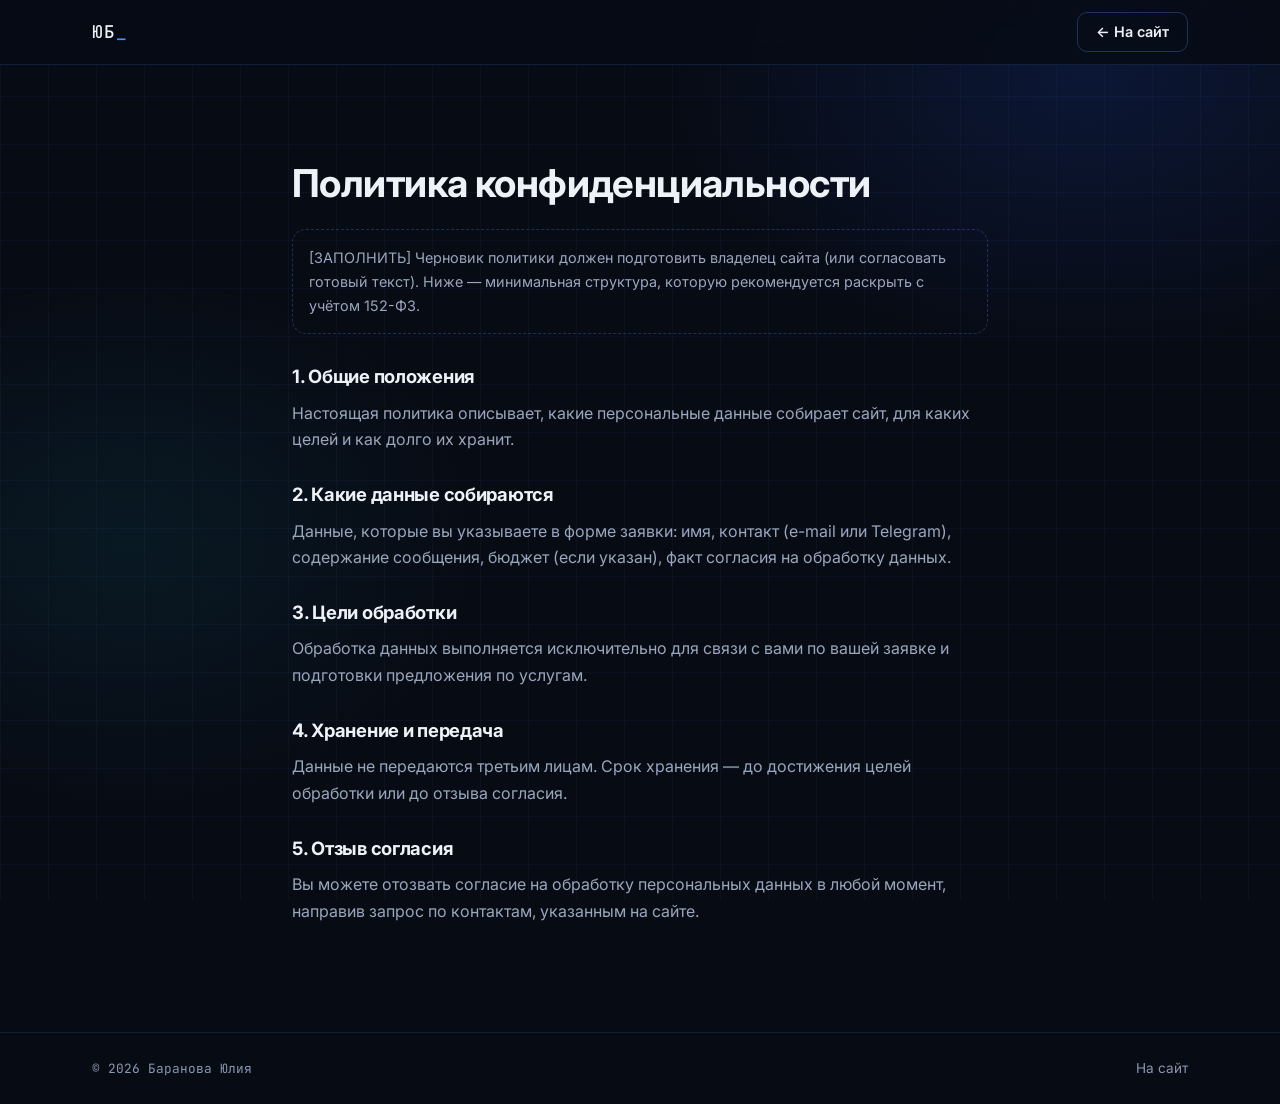
<file: Визитка/privacy.html>
<!DOCTYPE html>
<html lang="ru">
<head>
  <meta charset="UTF-8">
  <meta name="viewport" content="width=device-width, initial-scale=1.0">
  <meta name="color-scheme" content="dark">
  <title>Политика конфиденциальности</title>
  <link rel="icon" type="image/svg+xml" href="assets/favicon.svg">
  <link href="https://fonts.googleapis.com/css2?family=Inter:wght@400;500;600;700&family=JetBrains+Mono:wght@400;500&display=swap" rel="stylesheet">
  <link rel="stylesheet" href="css/style.css">
  <style>
    .legal { max-width: 760px; margin-inline: auto; padding: clamp(48px, 8vw, 96px) var(--gutter); }
    .legal h1 { font-size: clamp(1.6rem, 3.2vw, 2.4rem); margin-bottom: var(--sp-5); }
    .legal h2 { font-size: 1.15rem; margin: var(--sp-6) 0 var(--sp-3); }
    .legal p { color: var(--text-2); margin-bottom: var(--sp-3); }
    .legal__note { border: 1px dashed var(--border-strong); border-radius: var(--r-card); padding: var(--sp-4); color: var(--text-3); font-size: 0.9rem; }
  </style>
</head>
<body>
  <header class="header">
    <div class="container header__inner">
      <a class="logo" href="index.html">ЮБ<span class="logo__bar" aria-hidden="true">_</span></a>
      <a class="btn btn--ghost btn--sm" href="index.html">← На сайт</a>
    </div>
  </header>

  <main class="legal">
    <h1>Политика конфиденциальности</h1>

    <p class="legal__note">[ЗАПОЛНИТЬ] Черновик политики должен подготовить владелец сайта (или согласовать готовый текст). Ниже — минимальная структура, которую рекомендуется раскрыть с учётом 152-ФЗ.</p>

    <h2>1. Общие положения</h2>
    <p>Настоящая политика описывает, какие персональные данные собирает сайт, для каких целей и как долго их хранит.</p>

    <h2>2. Какие данные собираются</h2>
    <p>Данные, которые вы указываете в форме заявки: имя, контакт (e-mail или Telegram), содержание сообщения, бюджет (если указан), факт согласия на обработку данных.</p>

    <h2>3. Цели обработки</h2>
    <p>Обработка данных выполняется исключительно для связи с вами по вашей заявке и подготовки предложения по услугам.</p>

    <h2>4. Хранение и передача</h2>
    <p>Данные не передаются третьим лицам. Срок хранения — до достижения целей обработки или до отзыва согласия.</p>

    <h2>5. Отзыв согласия</h2>
    <p>Вы можете отозвать согласие на обработку персональных данных в любой момент, направив запрос по контактам, указанным на сайте.</p>
  </main>

  <footer class="footer">
    <div class="container footer__inner">
      <p class="footer__copy">© 2026 Баранова Юлия</p>
      <a class="footer__link" href="index.html">На сайт</a>
    </div>
  </footer>
</body>
</html>
</file>
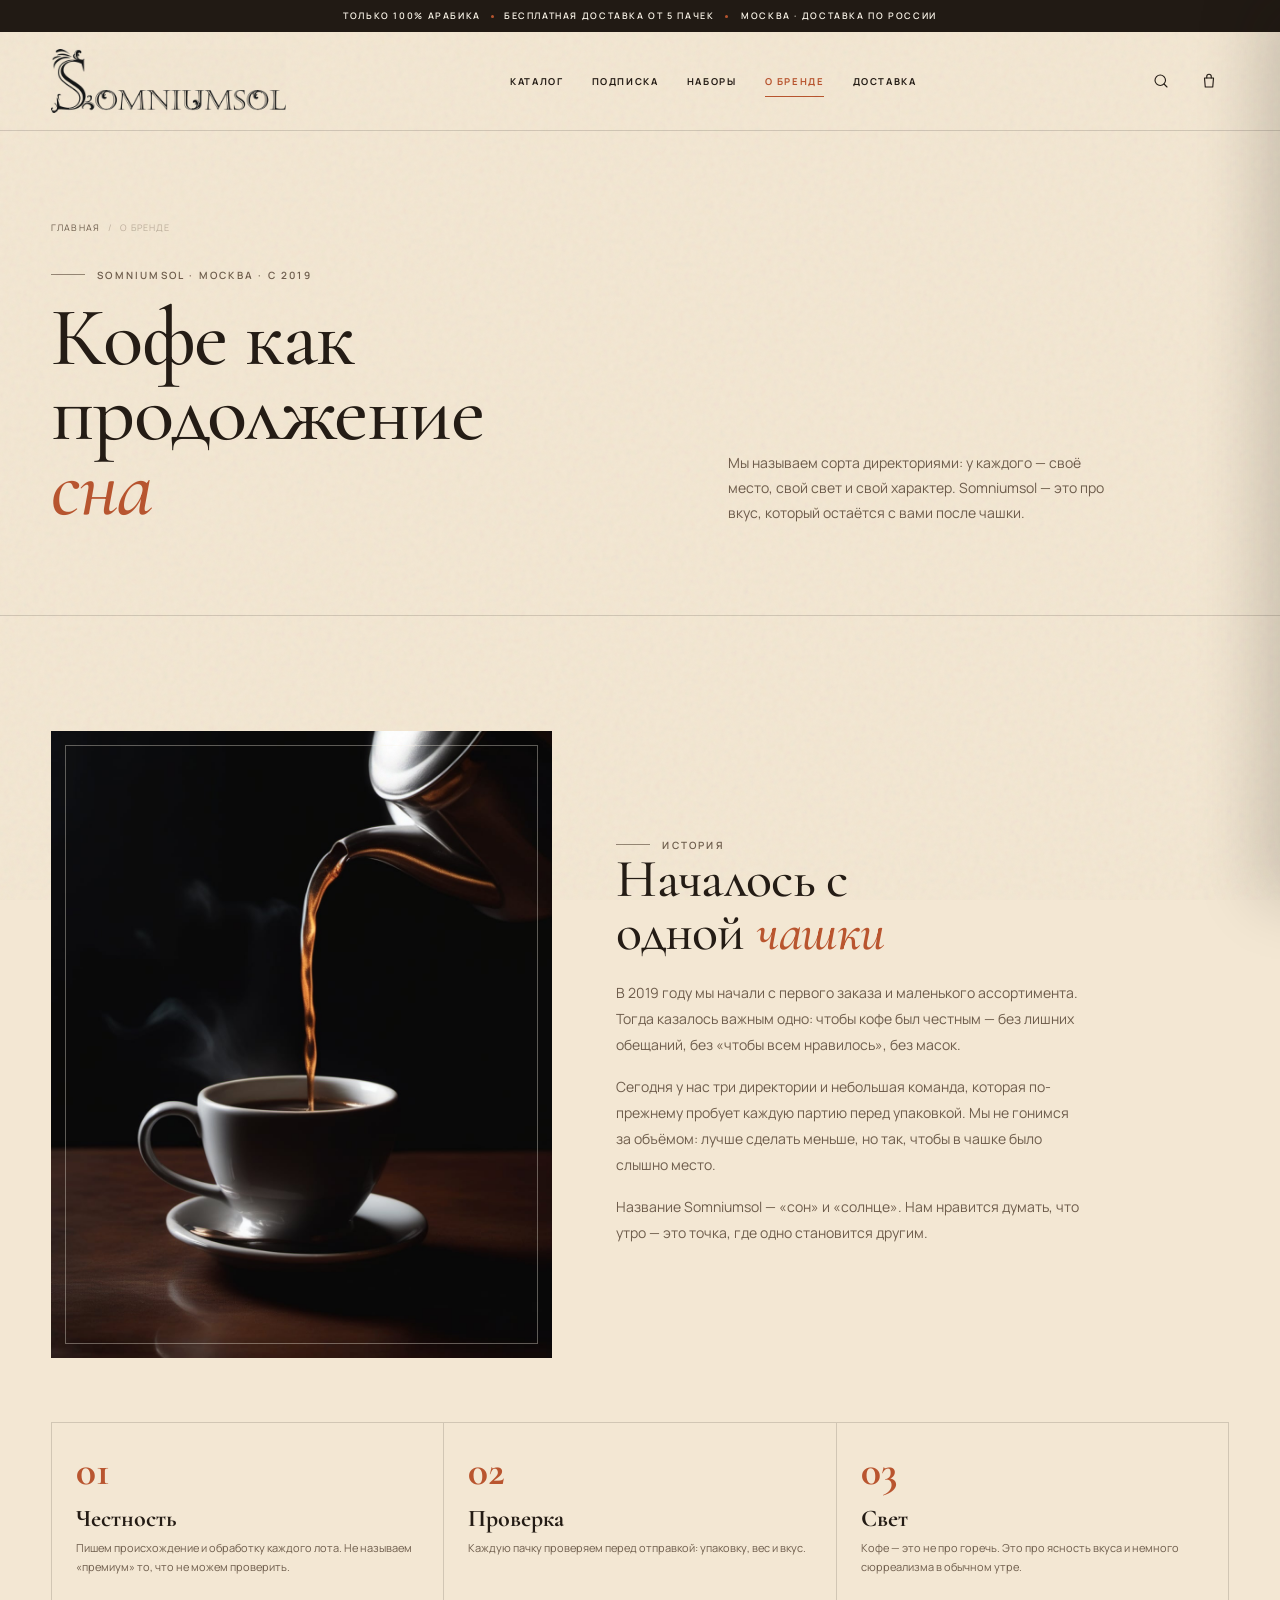
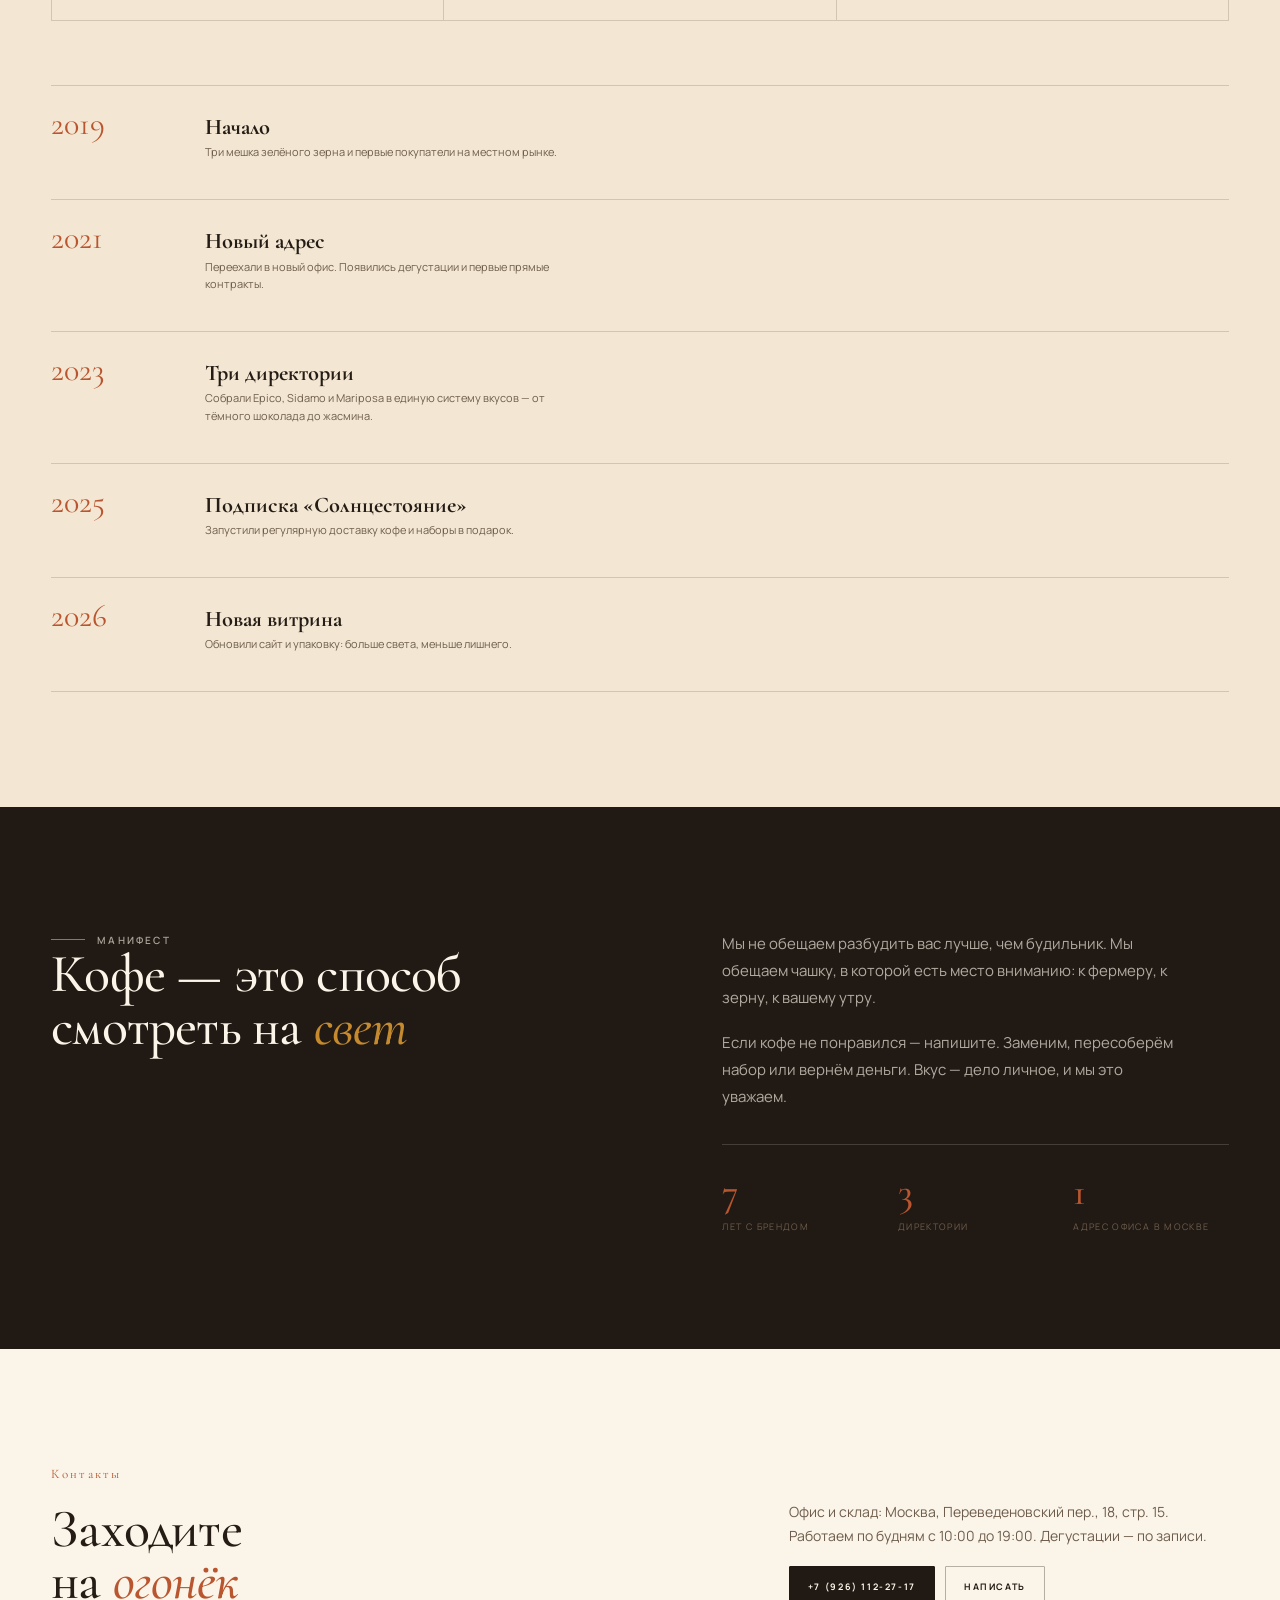
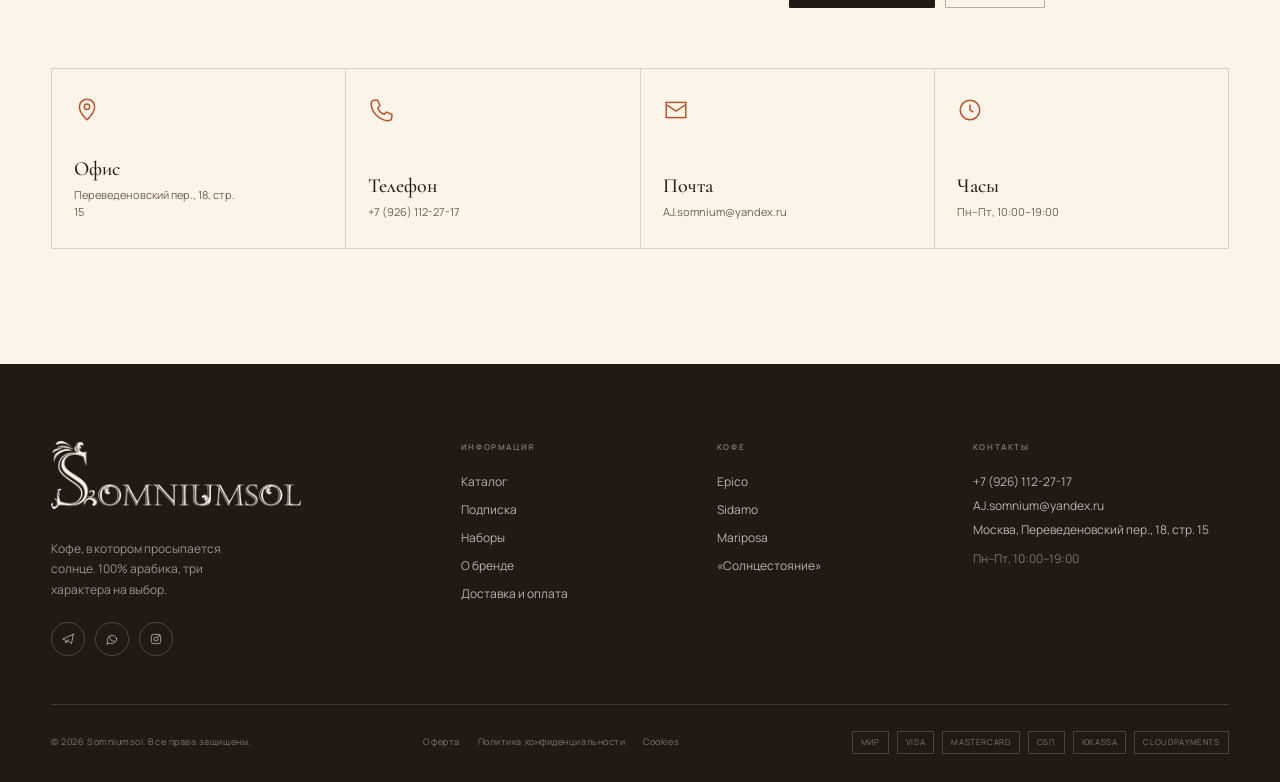
<file: Somniumsol/preview/about.html>
<!doctype html>
<html lang="ru">
<head>
<meta charset="utf-8">
<meta name="viewport" content="width=device-width, initial-scale=1">
<title>О бренде — Somniumsol</title>
<meta name="description" content="Somniumsol — кофейный бренд из Москвы, основанный в 2019 году. Три директории и прямые лоты 100% арабики.">
<meta name="theme-color" content="#F3E7D3">
<link rel="icon" href="assets/img/illustrations/favicon.svg" type="image/svg+xml">
<link rel="stylesheet" href="assets/fonts/fonts.css">
<link rel="stylesheet" href="assets/css/style.css">
</head>
<body>
<a class="skip-link" href="#main">Перейти к содержимому</a>
<div id="site-header"></div>

<main id="main">

  <section class="about-hero">
    <div class="container">
      <nav class="breadcrumbs" aria-label="Хлебные крошки"><a href="index.html">Главная</a><span>/</span><span>О бренде</span></nav>
      <div class="about-hero__grid">
        <div data-reveal>
          <div class="eyebrow" style="margin-bottom:18px">Somniumsol · Москва · с 2019</div>
          <h1>Кофе как продолжение <em>сна</em></h1>
        </div>
        <div class="about-hero__aside" data-reveal data-reveal-delay="1">
          <p>Мы называем сорта директориями: у каждого — своё место, свой свет и свой характер. Somniumsol — это про вкус, который остаётся с вами после чашки.</p>
        </div>
      </div>
    </div>
  </section>

  <section class="section about-story">
    <div class="container">
      <div class="about-story__grid">
        <div class="about-story__img" data-reveal>
          <img src="assets/img/gen-pour.jpg" alt="Пролив кофе в керамическую чашку" width="1100" height="1400" loading="lazy">
        </div>
        <div data-reveal data-reveal-delay="1">
          <div class="eyebrow">История</div>
          <h2>Началось с одной <em>чашки</em></h2>
          <p>В 2019 году мы начали с первого заказа и маленького ассортимента. Тогда казалось важным одно: чтобы кофе был честным — без лишних обещаний, без «чтобы всем нравилось», без масок.</p>
          <p>Сегодня у нас три директории и небольшая команда, которая по-прежнему пробует каждую партию перед упаковкой. Мы не гонимся за объёмом: лучше сделать меньше, но так, чтобы в чашке было слышно место.</p>
          <p>Название Somniumsol — «сон» и «солнце». Нам нравится думать, что утро — это точка, где одно становится другим.</p>
        </div>
      </div>

      <div class="about-values" data-reveal>
        <div class="about-value"><b>01</b><h4>Честность</h4><p>Пишем происхождение и обработку каждого лота. Не называем «премиум» то, что не можем проверить.</p></div>
        <div class="about-value"><b>02</b><h4>Проверка</h4><p>Каждую пачку проверяем перед отправкой: упаковку, вес и вкус.</p></div>
        <div class="about-value"><b>03</b><h4>Свет</h4><p>Кофе — это не про горечь. Это про ясность вкуса и немного сюрреализма в обычном утре.</p></div>
      </div>

      <div class="timeline" data-reveal>
        <div class="timeline__row">
          <div class="timeline__year">2019</div>
          <div class="timeline__text"><h4>Начало</h4><p>Три мешка зелёного зерна и первые покупатели на местном рынке.</p></div>
        </div>
        <div class="timeline__row">
          <div class="timeline__year">2021</div>
          <div class="timeline__text"><h4>Новый адрес</h4><p>Переехали в новый офис. Появились дегустации и первые прямые контракты.</p></div>
        </div>
        <div class="timeline__row">
          <div class="timeline__year">2023</div>
          <div class="timeline__text"><h4>Три директории</h4><p>Собрали Epico, Sidamo и Mariposa в единую систему вкусов — от тёмного шоколада до жасмина.</p></div>
        </div>
        <div class="timeline__row">
          <div class="timeline__year">2025</div>
          <div class="timeline__text"><h4>Подписка «Солнцестояние»</h4><p>Запустили регулярную доставку кофе и наборы в подарок.</p></div>
        </div>
        <div class="timeline__row">
          <div class="timeline__year">2026</div>
          <div class="timeline__text"><h4>Новая витрина</h4><p>Обновили сайт и упаковку: больше света, меньше лишнего.</p></div>
        </div>
      </div>
    </div>
  </section>

  <section class="section section--dark" style="overflow:hidden">
    <div class="container">
      <div class="manifesto__grid">
        <div data-reveal>
          <div class="eyebrow eyebrow--light">Манифест</div>
          <h2 style="color:var(--paper)">Кофе — это способ<br>смотреть на <em style="color:var(--amber)">свет</em></h2>
        </div>
        <div class="manifesto__body" data-reveal data-reveal-delay="1">
          <p style="color:rgba(251,245,233,.66)">Мы не обещаем разбудить вас лучше, чем будильник. Мы обещаем чашку, в которой есть место вниманию: к фермеру, к зерну, к вашему утру.</p>
          <p style="color:rgba(251,245,233,.66)">Если кофе не понравился — напишите. Заменим, пересоберём набор или вернём деньги. Вкус — дело личное, и мы это уважаем.</p>
          <div class="manifesto__stats" style="border-color:rgba(251,245,233,.16)">
            <div><b>7</b><span>лет с брендом</span></div>
            <div><b>3</b><span>директории</span></div>
            <div><b>1</b><span>адрес офиса в Москве</span></div>
          </div>
        </div>
      </div>
    </div>
  </section>

  <section class="section section--paper">
    <div class="container">
      <div class="section-head">
        <div data-reveal>
          <span class="section-head__num">Контакты</span>
          <h2 class="section-head__title">Заходите<br>на <em>огонёк</em></h2>
        </div>
        <div class="section-head__aside" data-reveal data-reveal-delay="1">
          <p>Офис и склад: Москва, Переведеновский пер., 18, стр. 15. Работаем по будням с 10:00 до 19:00. Дегустации — по записи.</p>
          <div style="display:flex;gap:10px;flex-wrap:wrap">
            <a class="btn btn--sm" href="tel:+79261122717"><span>+7 (926) 112-27-17</span></a>
            <a class="btn btn--sm btn--outline" href="mailto:AJ.somnium@yandex.ru"><span>Написать</span></a>
          </div>
        </div>
      </div>
      <div class="trust" data-reveal>
        <div class="trust__item">
          <svg viewBox="0 0 24 24"><path d="M12 21s7-6 7-12a7 7 0 1 0-14 0c0 6 7 12 7 12Z"/><circle cx="12" cy="9" r="2.5"/></svg>
          <div><h4>Офис</h4><p>Переведеновский пер., 18, стр. 15</p></div>
        </div>
        <div class="trust__item">
          <svg viewBox="0 0 24 24"><path d="M6 3h3l2 5-2 2c1 3 3 5 6 6l2-2 5 2v3c0 2-2 3-4 3C10 21 3 14 3 6c0-2 1-3 3-3Z"/></svg>
          <div><h4>Телефон</h4><p><a href="tel:+79261122717">+7 (926) 112-27-17</a></p></div>
        </div>
        <div class="trust__item">
          <svg viewBox="0 0 24 24"><rect x="3" y="5" width="18" height="14"/><path d="m3 7 9 6 9-6"/></svg>
          <div><h4>Почта</h4><p><a href="mailto:AJ.somnium@yandex.ru">AJ.somnium@yandex.ru</a></p></div>
        </div>
        <div class="trust__item">
          <svg viewBox="0 0 24 24"><circle cx="12" cy="12" r="9"/><path d="M12 7v5l3 2"/></svg>
          <div><h4>Часы</h4><p>Пн–Пт, 10:00–19:00</p></div>
        </div>
      </div>
    </div>
  </section>

</main>

<div id="site-footer"></div>
<script src="assets/js/data.js"></script>
<script src="assets/js/app.js"></script>
</body>
</html>
</file>
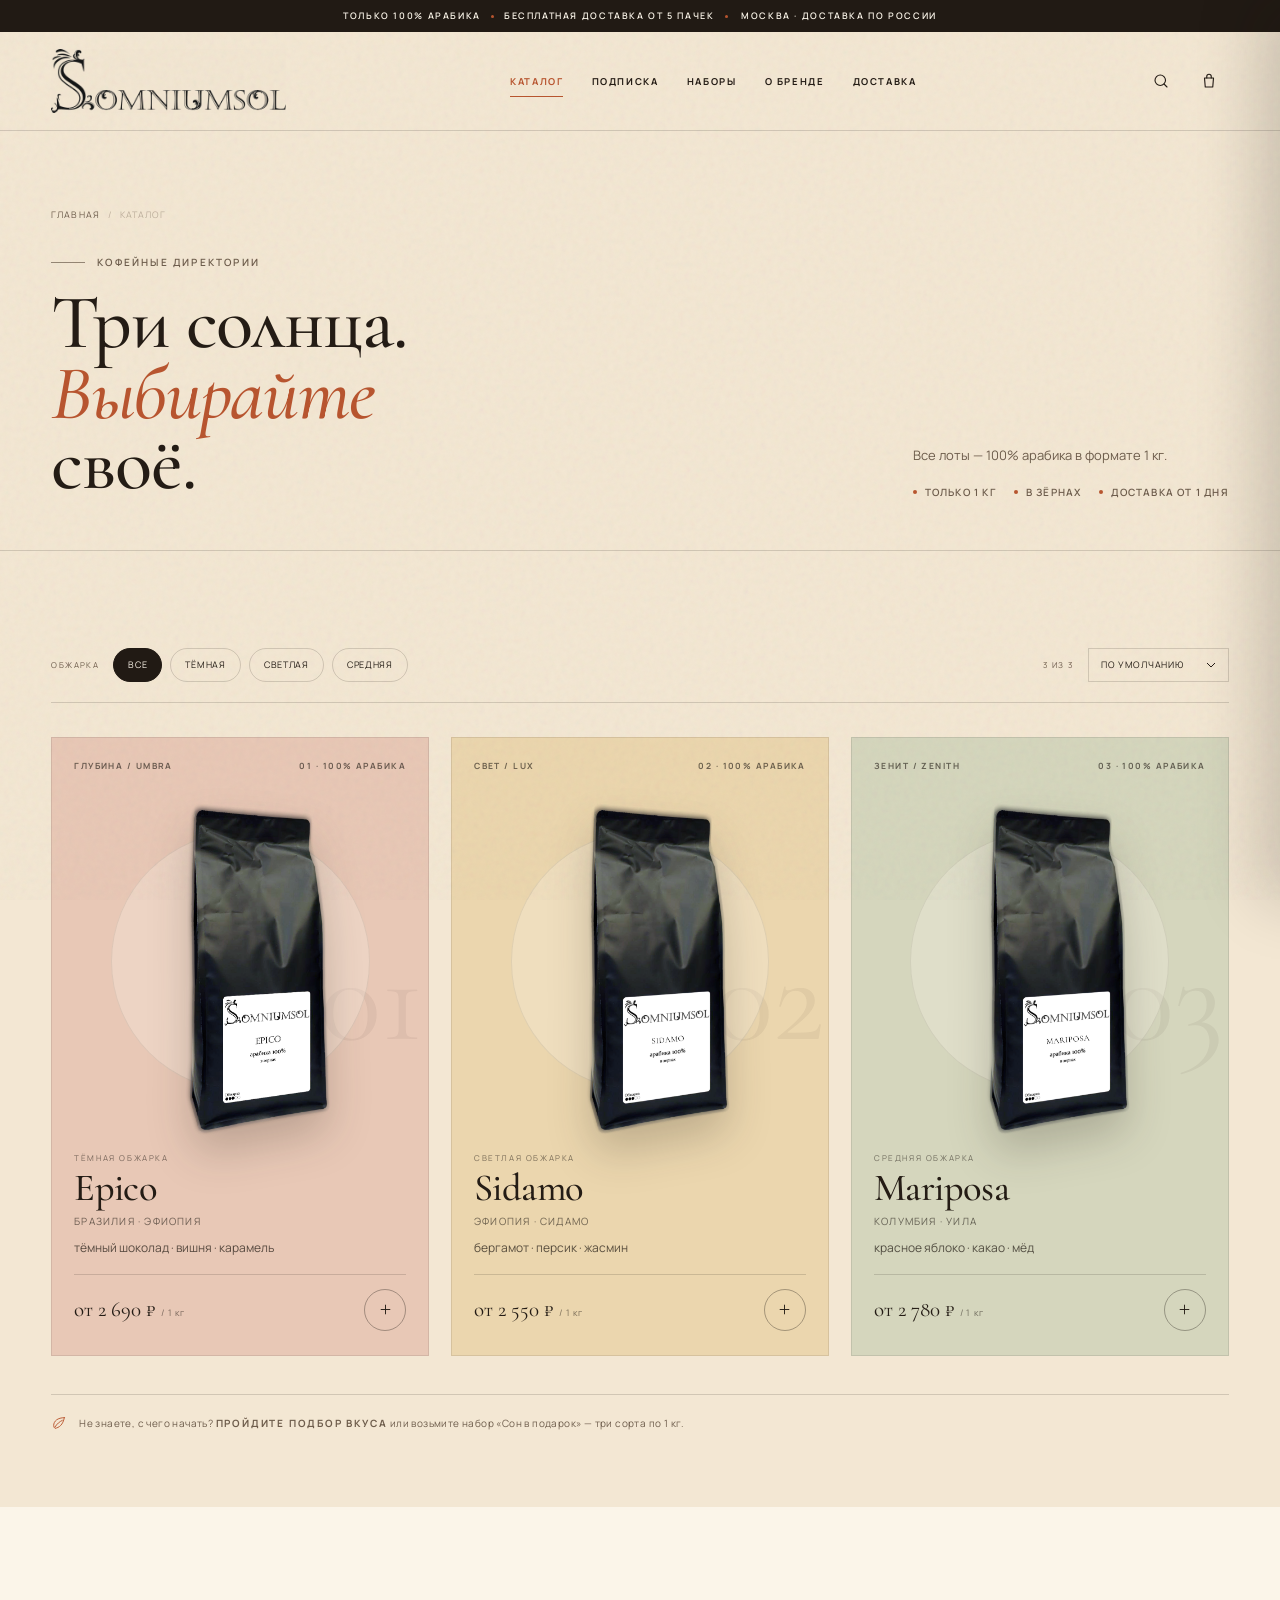
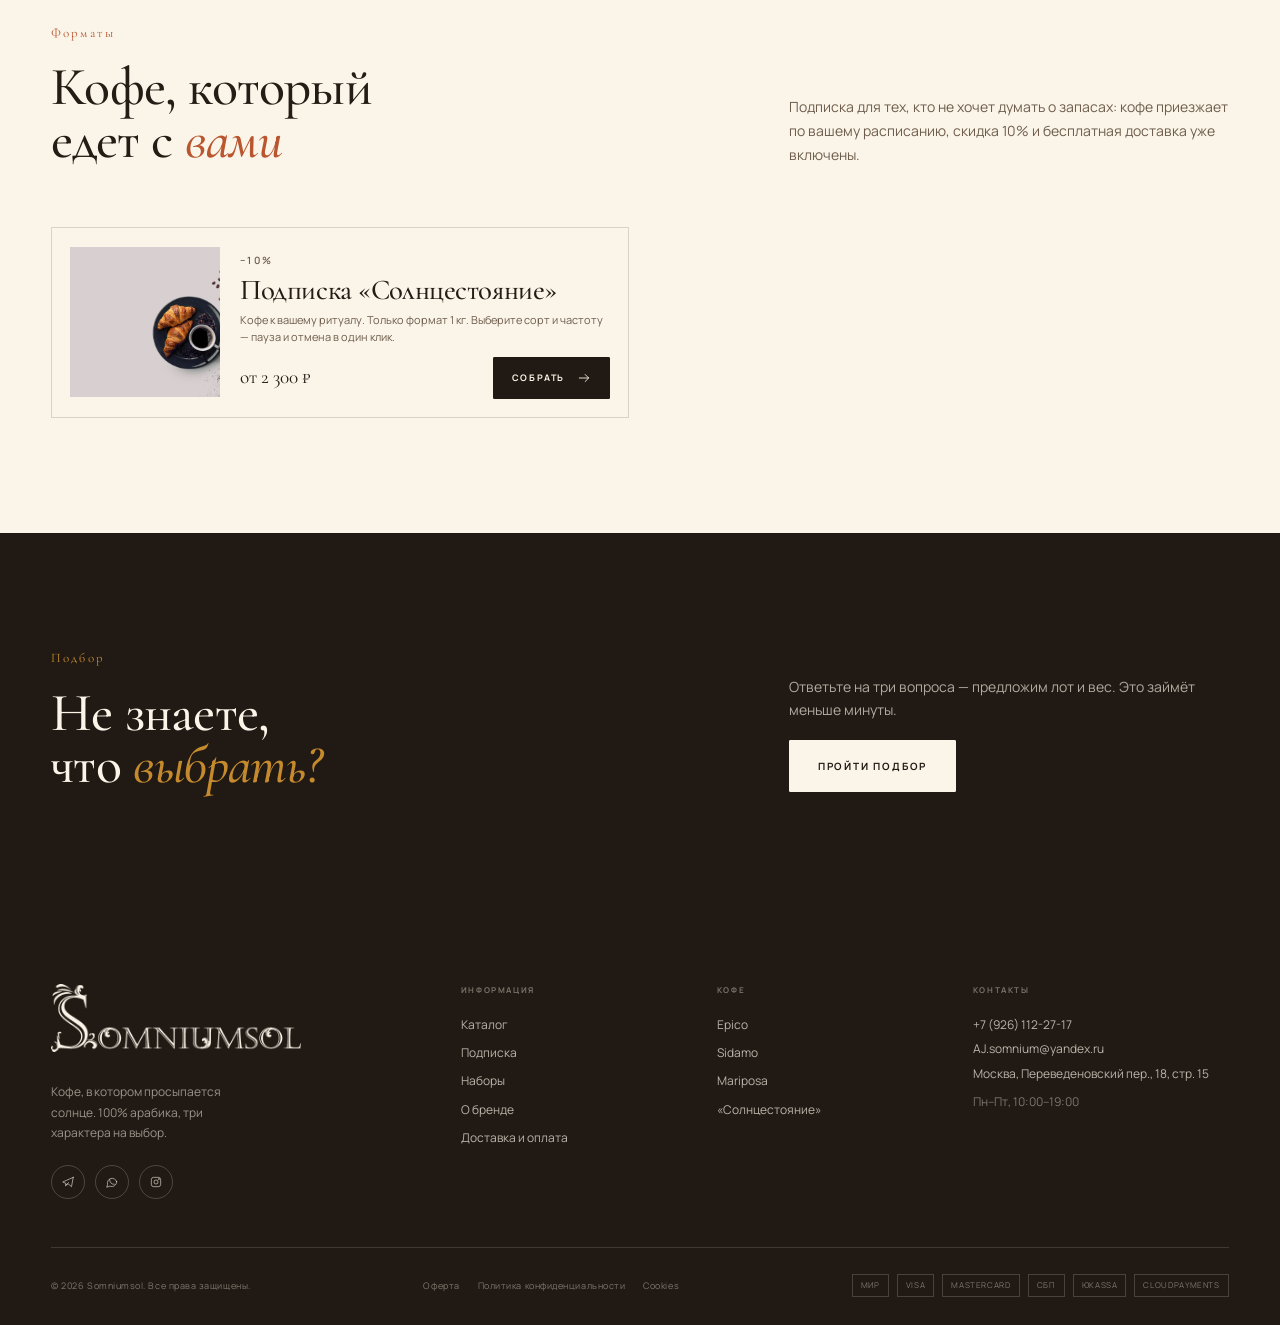
<file: Somniumsol/preview/catalog.html>
<!doctype html>
<html lang="ru">
<head>
<meta charset="utf-8">
<meta name="viewport" content="width=device-width, initial-scale=1">
<title>Каталог кофе — Somniumsol</title>
<meta name="description" content="Epico, Sidamo и Mariposa — 100% арабика от Somniumsol. Формат 1 кг. Доставка по России.">
<meta name="theme-color" content="#F3E7D3">
<link rel="icon" href="assets/img/illustrations/favicon.svg" type="image/svg+xml">
<link rel="stylesheet" href="assets/fonts/fonts.css">
<link rel="stylesheet" href="assets/css/style.css">
</head>
<body>
<a class="skip-link" href="#main">Перейти к содержимому</a>
<div id="site-header"></div>

<main id="main">

  <section class="page-hero">
    <div class="container">
      <nav class="breadcrumbs" aria-label="Хлебные крошки"><a href="index.html">Главная</a><span>/</span><span>Каталог</span></nav>
      <div class="page-hero__grid">
        <div data-reveal>
          <div class="eyebrow" style="margin-bottom:18px">Кофейные директории</div>
          <h1>Три солнца.<br><em>Выбирайте</em> своё.</h1>
        </div>
        <div class="page-hero__aside" data-reveal data-reveal-delay="1">
          <p>Все лоты — 100% арабика в формате 1 кг.</p>
          <div class="hero__micro" style="gap:6px 18px">
            <span>Только 1 кг</span>
            <span>В зёрнах</span>
            <span>Доставка от 1 дня</span>
          </div>
        </div>
      </div>
    </div>
  </section>

  <section class="section section--tight">
    <div class="container">
      <div class="filters" data-reveal>
        <div class="filter-group" role="group" aria-label="Фильтр по обжарке">
          <span class="filter-label">Обжарка</span>
          <button class="chip is-active" type="button" data-filter-roast="all">Все</button>
          <button class="chip" type="button" data-filter-roast="dark">Тёмная</button>
          <button class="chip" type="button" data-filter-roast="light">Светлая</button>
          <button class="chip" type="button" data-filter-roast="medium">Средняя</button>
        </div>
        <div class="filter-group">
          <span class="filter-label" id="catalog-count">3 из 3</span>
          <label class="sr-only" for="catalog-sort">Сортировка</label>
          <select class="sort-select" id="catalog-sort">
            <option value="default">По умолчанию</option>
            <option value="price-asc">Сначала дешевле</option>
            <option value="price-desc">Сначала дороже</option>
            <option value="name">По названию</option>
          </select>
        </div>
      </div>

      <div class="catalog-grid" id="catalog-grid"></div>

      <div class="catalog-note">
        <svg viewBox="0 0 24 24" fill="none" stroke="currentColor" stroke-width="1.4" stroke-linecap="round" stroke-linejoin="round"><path d="M20 4C10 4 4 9 4 16c0 2 1 3 2 4 6-1 12-5 14-16Z"/><path d="M6 18c3-5 7-8 11-10"/></svg>
        <span>Не знаете, с чего начать? <a class="link-underline" style="display:inline-flex;border-bottom:0;padding:0" href="#quiz-link">Пройдите подбор вкуса</a> или возьмите набор «Сон в подарок» — три сорта по 1 кг.</span>
      </div>
    </div>
  </section>

  <section class="section section--paper" id="formats">
    <div class="container">
      <div class="section-head">
        <div data-reveal>
          <span class="section-head__num">Форматы</span>
          <h2 class="section-head__title">Кофе, который<br>едет с <em>вами</em></h2>
        </div>
        <div class="section-head__aside" data-reveal data-reveal-delay="1">
          <p>Подписка для тех, кто не хочет думать о запасах: кофе приезжает по вашему расписанию, скидка 10% и бесплатная доставка уже включены.</p>
        </div>
      </div>
      <div class="format-grid" id="format-grid"></div>
    </div>
  </section>

  <section class="section section--dark" id="quiz-link">
    <div class="container">
      <div class="section-head" style="margin-bottom:0">
        <div data-reveal>
          <span class="section-head__num" style="color:var(--amber)">Подбор</span>
          <h2 class="section-head__title" style="color:var(--paper)">Не знаете,<br>что <em style="color:var(--amber)">выбрать?</em></h2>
        </div>
        <div class="section-head__aside" data-reveal data-reveal-delay="1">
          <p style="color:rgba(251,245,233,.66)">Ответьте на три вопроса — предложим лот и вес. Это займёт меньше минуты.</p>
          <a class="btn btn--light" href="index.html#quiz"><span>Пройти подбор</span></a>
        </div>
      </div>
    </div>
  </section>

</main>

<div id="site-footer"></div>
<script src="assets/js/data.js"></script>
<script src="assets/js/app.js"></script>
</body>
</html>
</file>
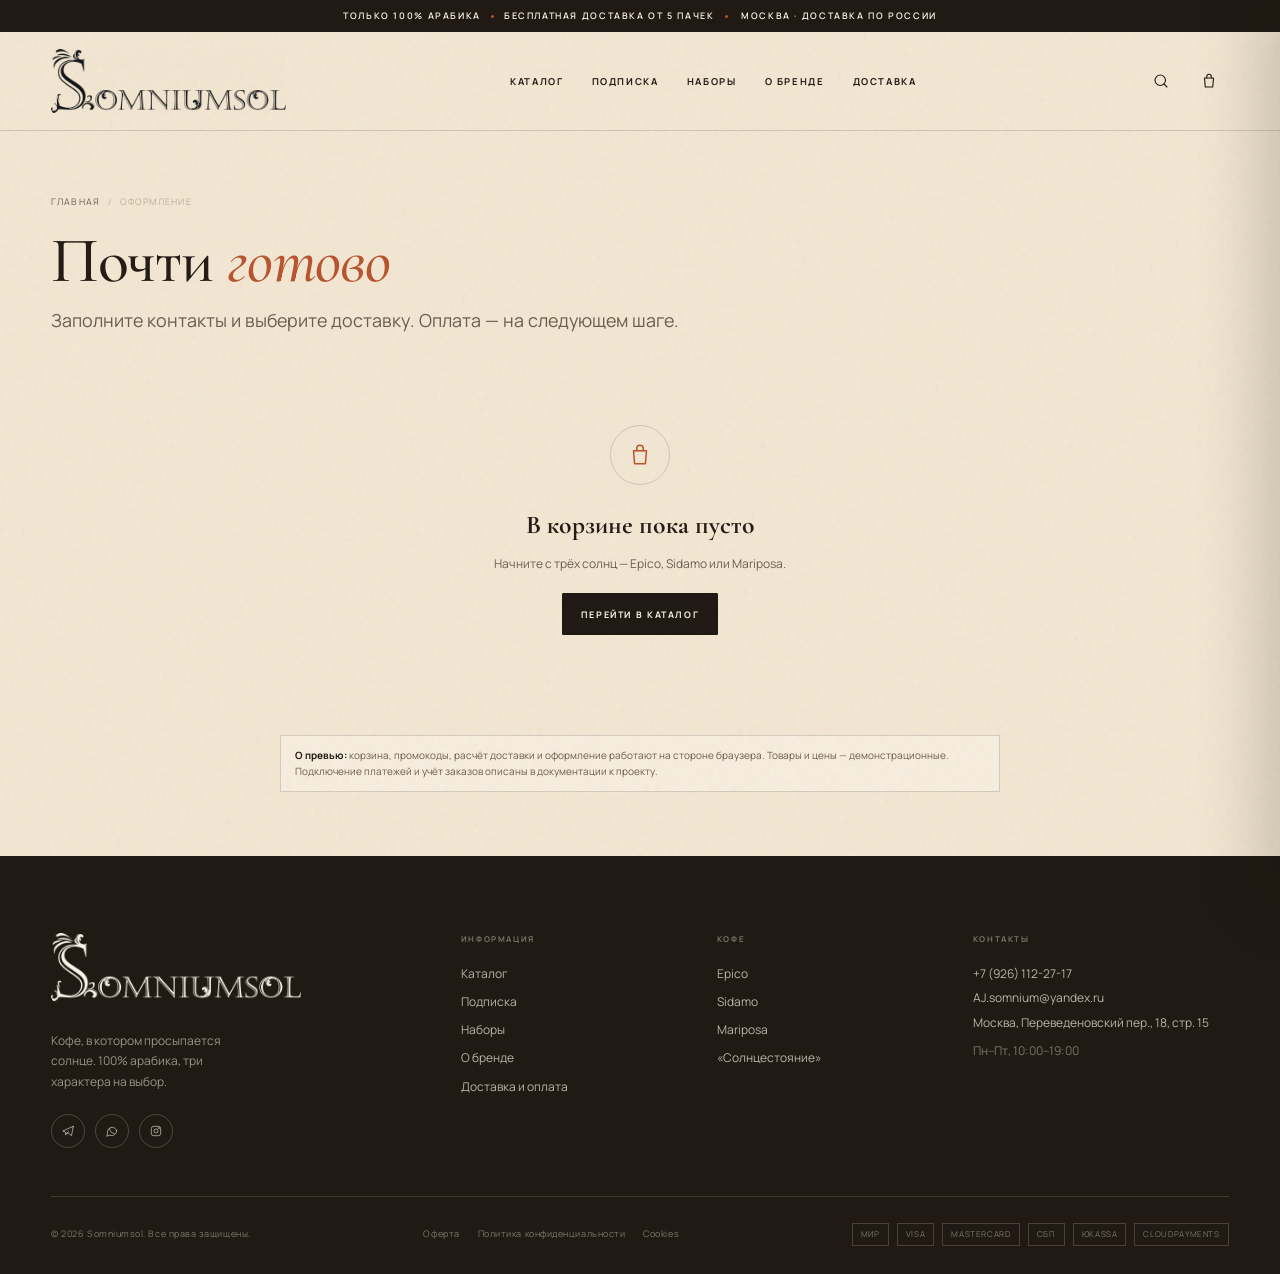
<file: Somniumsol/preview/checkout.html>
<!doctype html>
<html lang="ru">
<head>
<meta charset="utf-8">
<meta name="viewport" content="width=device-width, initial-scale=1">
<title>Оформление заказа — Somniumsol</title>
<meta name="description" content="Оформите заказ кофе Somniumsol: доставка курьером по Москве, СДЭК или Почтой России. Оплата картой, СБП или при получении.">
<meta name="theme-color" content="#F3E7D3">
<link rel="icon" href="assets/img/illustrations/favicon.svg" type="image/svg+xml">
<link rel="stylesheet" href="assets/fonts/fonts.css">
<link rel="stylesheet" href="assets/css/style.css">
</head>
<body>
<a class="skip-link" href="#main">Перейти к содержимому</a>
<div id="site-header"></div>

<main id="main">
  <section class="checkout">
    <div class="container">

      <div class="checkout__head">
        <nav class="breadcrumbs" aria-label="Хлебные крошки"><a href="index.html">Главная</a><span>/</span><span>Оформление</span></nav>
        <h1>Почти <em>готово</em></h1>
        <p class="lead" style="margin-top:14px">Заполните контакты и выберите доставку. Оплата — на следующем шаге.</p>
      </div>

      <!-- Empty state -->
      <div class="cart-empty" id="checkout-empty" style="display:none;padding:60px 0">
        <div class="cart-empty__icon">
          <svg viewBox="0 0 24 24" width="26" height="26" fill="none" stroke="currentColor" stroke-width="1.4" stroke-linecap="round" stroke-linejoin="round"><path d="M6 8h12l-1 12H7L6 8Z"/><path d="M9 8V6a3 3 0 0 1 6 0v2"/></svg>
        </div>
        <h4>В корзине пока пусто</h4>
        <p>Начните с трёх солнц — Epico, Sidamo или Mariposa.</p>
        <a class="btn btn--sm" href="catalog.html"><span>Перейти в каталог</span></a>
      </div>

      <div id="checkout-main">
        <div class="checkout__grid">

          <form class="checkout__form" id="checkout-form" novalidate>

            <div class="form-block">
              <div class="form-block__head"><h2>1. Контакты</h2><span>Для связи по заказу</span></div>
              <div class="form-row">
                <div class="field">
                  <label for="name">Имя</label>
                  <input id="name" name="name" type="text" autocomplete="name" placeholder="Как к вам обращаться" data-required>
                </div>
                <div class="field">
                  <label for="phone">Телефон</label>
                  <input id="phone" name="phone" type="tel" autocomplete="tel" placeholder="+7 (___) ___-__-__" data-required>
                </div>
              </div>
              <div class="form-row form-row--full" style="margin-bottom:0">
                <div class="field">
                  <label for="email">Email</label>
                  <input id="email" name="email" type="email" autocomplete="email" placeholder="Для чека и уведомлений">
                </div>
              </div>
            </div>

            <div class="form-block">
              <div class="form-block__head"><h2>2. Доставка</h2><span>Москва и Россия</span></div>

              <div class="free-moscow" data-free-moscow hidden>
                <button type="button" class="btn btn--sm free-moscow__btn" data-free-moscow-apply>Бесплатная доставка по Москве</button>
                <p>В корзине 5 пачек и больше — курьер по Москве бесплатно.</p>
              </div>

              <label class="delivery-option is-active">
                <input type="radio" name="delivery" value="moscow" checked>
                <div class="delivery-option__body">
                  <b>Курьер по Москве <span>390 ₽</span></b>
                  <p>1–2 дня, в пределах МКАД. Бесплатно от 5 пачек.</p>
                </div>
              </label>
              <label class="delivery-option">
                <input type="radio" name="delivery" value="cdek">
                <div class="delivery-option__body">
                  <b>СДЭК <span>290 ₽</span></b>
                  <p>2–5 дней, пункты выдачи по России. Бесплатно от 5 пачек.</p>
                </div>
              </label>
              <label class="delivery-option">
                <input type="radio" name="delivery" value="post">
                <div class="delivery-option__body">
                  <b>Почта России <span>350 ₽</span></b>
                  <p>3–7 дней, до ближайшего отделения.</p>
                </div>
              </label>

              <div id="address-field" style="margin-top:16px">
                <div class="form-row">
                  <div class="field">
                    <label for="city">Город</label>
                    <input id="city" name="city" type="text" autocomplete="address-level2" placeholder="Москва">
                  </div>
                  <div class="field">
                    <label for="address">Адрес / пункт выдачи</label>
                    <input id="address" name="address" type="text" autocomplete="street-address" placeholder="Улица, дом, квартира">
                  </div>
                </div>
              </div>

              <div class="form-row form-row--full" style="margin-bottom:0">
                <div class="field">
                  <label for="comment">Комментарий</label>
                  <textarea id="comment" name="comment" placeholder="Подъезд, домофон, текст открытки — всё, что важно знать"></textarea>
                </div>
              </div>
            </div>

            <div class="form-block">
              <div class="form-block__head"><h2>3. Оплата</h2><span>Безопасно</span></div>

              <div class="demo-note">
                <b>Демонстрационный режим.</b> Реальная оплата не проводится. В рабочей версии здесь подключаются ЮKassa и CloudPayments: карта, СБП, оплата при получении. Ключи магазина и домен добавляются на этапе запуска.
              </div>

              <label class="payment-option is-active">
                <input type="radio" name="payment" value="yookassa-card" checked>
                <div class="delivery-option__body">
                  <b>Картой онлайн · ЮKassa</b>
                  <p>Visa, Mastercard, МИР. Перенаправление на защищённую страницу оплаты.</p>
                </div>
              </label>
              <label class="payment-option">
                <input type="radio" name="payment" value="sbp">
                <div class="delivery-option__body">
                  <b>СБП</b>
                  <p>Оплата по QR-коду из приложения банка. Без комиссии.</p>
                </div>
              </label>
              <label class="payment-option">
                <input type="radio" name="payment" value="cloudpayments">
                <div class="delivery-option__body">
                  <b>Картой онлайн · CloudPayments</b>
                  <p>Альтернативный провайдер. Подключается по выбору магазина.</p>
                </div>
              </label>
              <label class="payment-option">
                <input type="radio" name="payment" value="cash">
                <div class="delivery-option__body">
                  <b>При получении</b>
                  <p>Курьеру или в пункте выдачи. Доступно для Москвы и СДЭК.</p>
                </div>
              </label>

              <label class="checkbox" style="margin-top:18px">
                <input type="checkbox" id="agree" name="agree" data-required>
                <span>Согласен с <a href="legal.html">условиями оферты</a> и <a href="legal.html#privacy">политикой конфиденциальности</a>. Понимаю, что это демонстрационный заказ.</span>
              </label>
            </div>

          </form>

          <aside class="checkout__summary">
            <h2>Ваш заказ</h2>
            <div class="summary-items" id="summary-items"></div>

            <div class="promo-row">
              <label class="sr-only" for="promo-input">Промокод</label>
              <input id="promo-input" type="text" placeholder="Промокод" autocomplete="off">
              <button type="button" id="promo-apply">Применить</button>
            </div>
            <div class="promo-message" id="promo-message" role="status" aria-live="polite"></div>

            <div class="summary-totals" id="summary-totals"></div>

            <button class="btn btn--wide" type="submit" form="checkout-form"><span>Оформить заказ</span>
              <svg class="btn__arrow" viewBox="0 0 24 24" fill="none" stroke="currentColor" stroke-width="1.5" stroke-linecap="round" stroke-linejoin="round"><path d="M4 12h16M14 6l6 6-6 6"/></svg>
            </button>
            <p class="small">Нажимая «Оформить заказ», вы подтверждаете демонстрационный характер покупки. Данные сохраняются только в вашем браузере.</p>
          </aside>

        </div>
      </div>

      <div class="checkout-success" id="checkout-success">
        <div class="checkout-success__icon">
          <svg viewBox="0 0 24 24" fill="none" stroke="currentColor" stroke-width="1.8" stroke-linecap="round" stroke-linejoin="round"><path d="m5 12 4 4L19 6"/></svg>
        </div>
        <h1>Заказ собран</h1>
        <p>Спасибо! Это демонстрационный заказ — он сохранён в вашем браузере. Чтобы подтвердить его по-настоящему, отправьте состав менеджеру в WhatsApp или Telegram.</p>
        <div class="order-number">Заказ № <span id="success-number">—</span></div>
        <p id="success-details" class="small"></p>
        <div class="checkout-success__actions">
          <a class="btn" id="success-wa" href="#" target="_blank" rel="noopener"><span>Отправить в WhatsApp</span></a>
          <a class="btn btn--outline" id="success-tg" href="#" target="_blank" rel="noopener"><span>Написать в Telegram</span></a>
          <a class="btn btn--ghost" href="catalog.html"><span>Вернуться в каталог</span></a>
        </div>
      </div>

      <div class="demo-note" style="max-width:720px;margin:40px auto 0">
        <b>О превью:</b> корзина, промокоды, расчёт доставки и оформление работают на стороне браузера. Товары и цены — демонстрационные. Подключение платежей и учёт заказов описаны в документации к проекту.
      </div>

    </div>
  </section>
</main>

<div id="site-footer"></div>
<script src="assets/js/data.js"></script>
<script src="assets/js/app.js"></script>
</body>
</html>
</file>
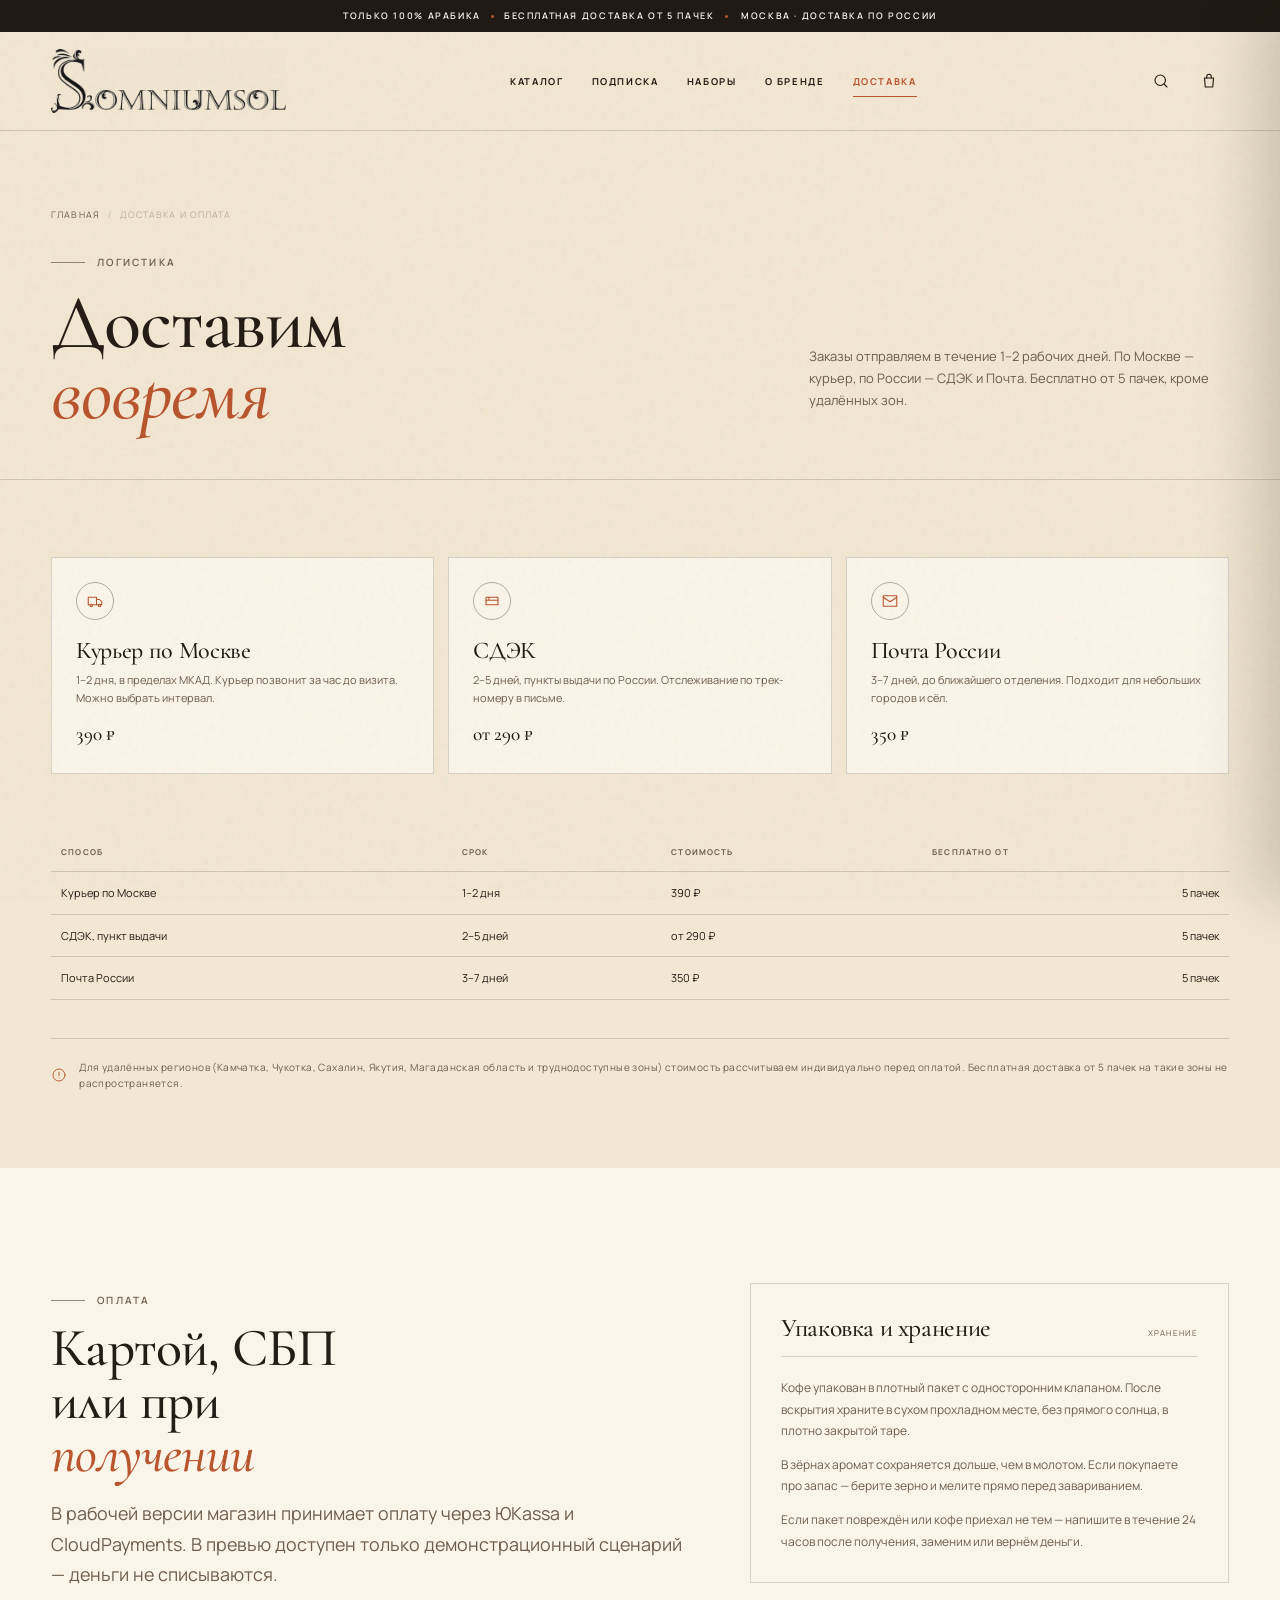
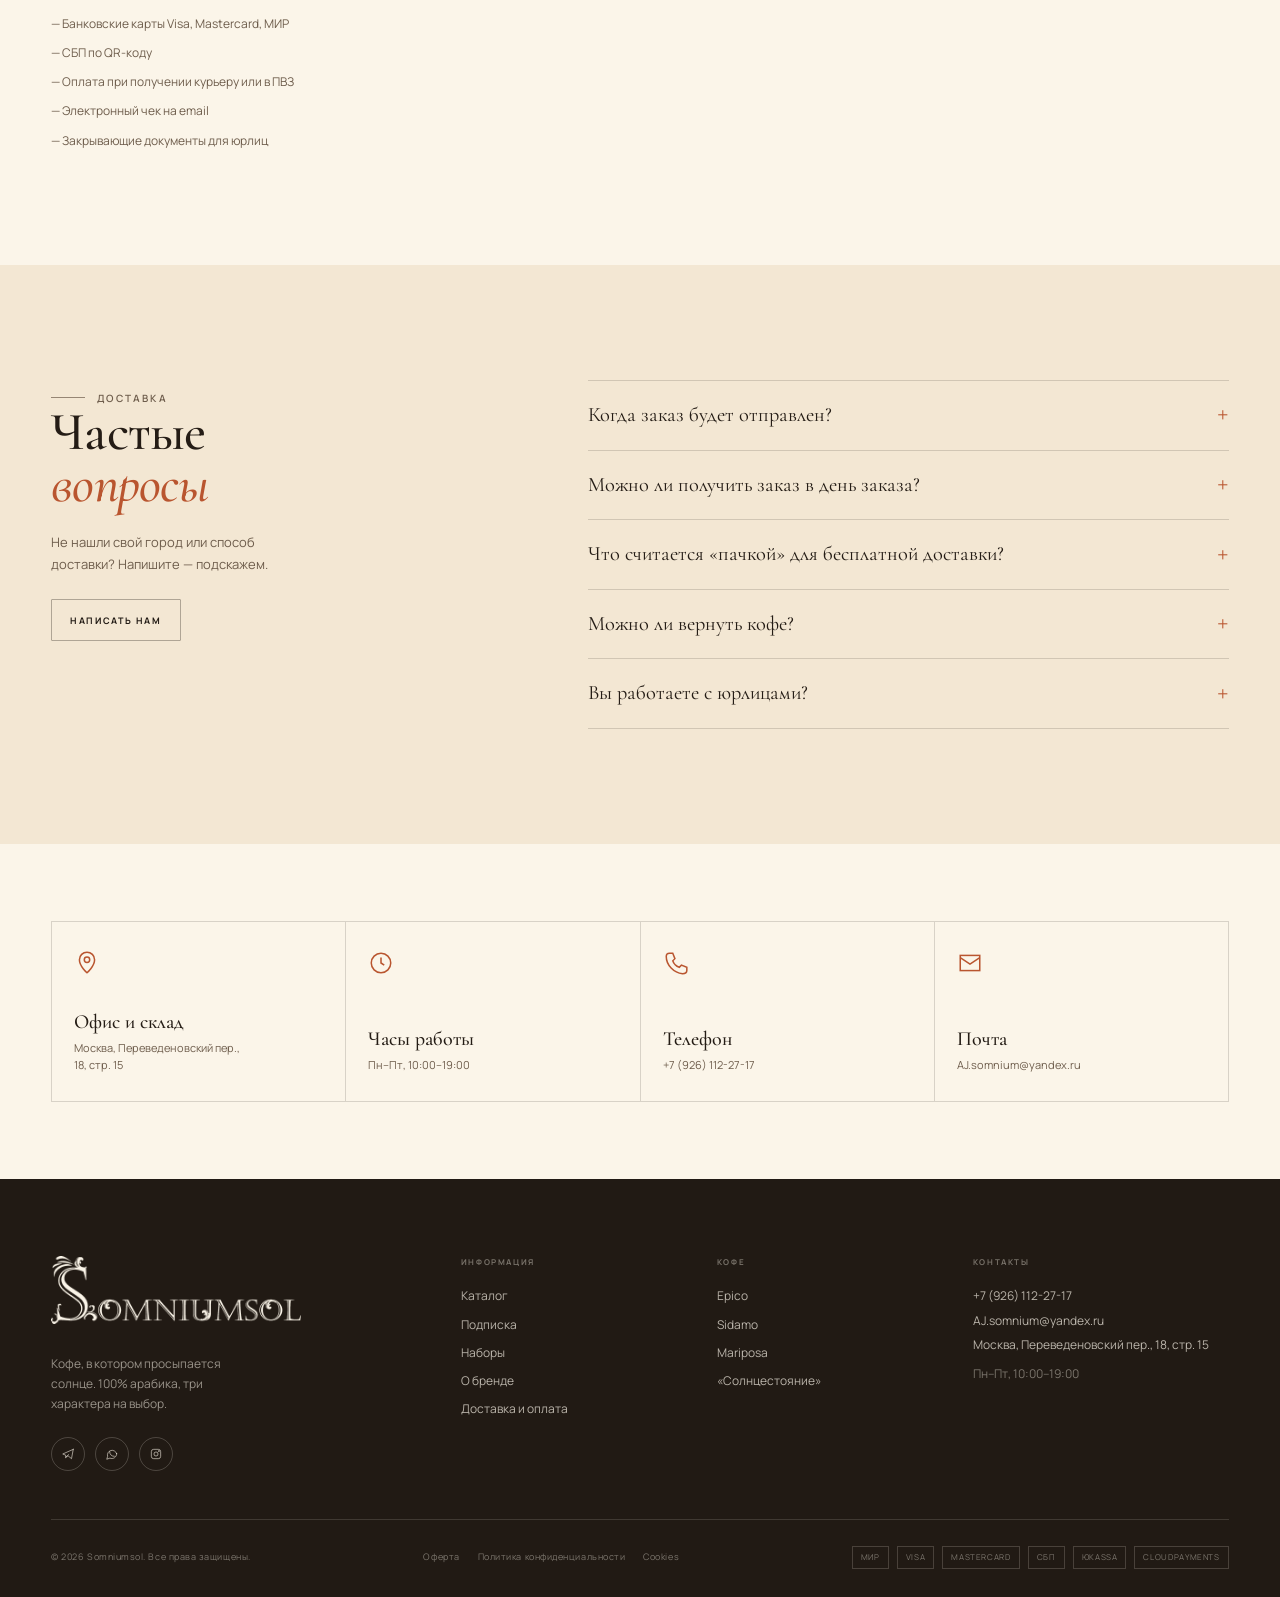
<file: Somniumsol/preview/delivery.html>
<!doctype html>
<html lang="ru">
<head>
<meta charset="utf-8">
<meta name="viewport" content="width=device-width, initial-scale=1">
<title>Доставка и оплата — Somniumsol</title>
<meta name="description" content="Доставка кофе Somniumsol: курьер по Москве 390 ₽, СДЭК от 290 ₽, Почта России 350 ₽. Бесплатно от 5 пачек. Оплата картой, СБП или при получении.">
<meta name="theme-color" content="#F3E7D3">
<link rel="icon" href="assets/img/illustrations/favicon.svg" type="image/svg+xml">
<link rel="stylesheet" href="assets/fonts/fonts.css">
<link rel="stylesheet" href="assets/css/style.css">
</head>
<body>
<a class="skip-link" href="#main">Перейти к содержимому</a>
<div id="site-header"></div>

<main id="main">

  <section class="page-hero">
    <div class="container">
      <nav class="breadcrumbs" aria-label="Хлебные крошки"><a href="index.html">Главная</a><span>/</span><span>Доставка и оплата</span></nav>
      <div class="page-hero__grid">
        <div data-reveal>
          <div class="eyebrow" style="margin-bottom:18px">Логистика</div>
          <h1>Доставим<br><em>вовремя</em></h1>
        </div>
        <div class="page-hero__aside" data-reveal data-reveal-delay="1">
          <p>Заказы отправляем в течение 1–2 рабочих дней. По Москве — курьер, по России — СДЭК и Почта. Бесплатно от 5 пачек, кроме удалённых зон.</p>
        </div>
      </div>
    </div>
  </section>

  <section class="section section--tight">
    <div class="container">
      <div class="delivery-grid" data-reveal>
        <div class="delivery-card">
          <div class="delivery-card__icon"><svg viewBox="0 0 24 24" fill="none" stroke="currentColor" stroke-width="1.4" stroke-linecap="round" stroke-linejoin="round"><path d="M3 7h11v10H3zM14 10h4l3 3v4h-7z"/><circle cx="7" cy="18" r="1.6"/><circle cx="18" cy="18" r="1.6"/></svg></div>
          <h3>Курьер по Москве</h3>
          <p>1–2 дня, в пределах МКАД. Курьер позвонит за час до визита. Можно выбрать интервал.</p>
          <b>390 ₽</b>
        </div>
        <div class="delivery-card">
          <div class="delivery-card__icon"><svg viewBox="0 0 24 24" fill="none" stroke="currentColor" stroke-width="1.4" stroke-linecap="round" stroke-linejoin="round"><path d="M4 7h16v10H4z"/><path d="M4 11h16M8 7v4"/></svg></div>
          <h3>СДЭК</h3>
          <p>2–5 дней, пункты выдачи по России. Отслеживание по трек-номеру в письме.</p>
          <b>от 290 ₽</b>
        </div>
        <div class="delivery-card">
          <div class="delivery-card__icon"><svg viewBox="0 0 24 24" fill="none" stroke="currentColor" stroke-width="1.4" stroke-linecap="round" stroke-linejoin="round"><rect x="3" y="5" width="18" height="14"/><path d="m3 7 9 6 9-6"/></svg></div>
          <h3>Почта России</h3>
          <p>3–7 дней, до ближайшего отделения. Подходит для небольших городов и сёл.</p>
          <b>350 ₽</b>
        </div>
      </div>

      <div class="delivery-table-wrap" data-reveal>
        <table class="delivery-table">
          <thead>
            <tr><th>Способ</th><th>Срок</th><th>Стоимость</th><th>Бесплатно от</th></tr>
          </thead>
          <tbody>
            <tr><td>Курьер по Москве</td><td>1–2 дня</td><td>390 ₽</td><td>5 пачек</td></tr>
            <tr><td>СДЭК, пункт выдачи</td><td>2–5 дней</td><td>от 290 ₽</td><td>5 пачек</td></tr>
            <tr><td>Почта России</td><td>3–7 дней</td><td>350 ₽</td><td>5 пачек</td></tr>
          </tbody>
        </table>
      </div>

      <div class="catalog-note">
        <svg viewBox="0 0 24 24" fill="none" stroke="currentColor" stroke-width="1.4" stroke-linecap="round" stroke-linejoin="round"><circle cx="12" cy="12" r="9"/><path d="M12 8v5M12 16h.01"/></svg>
        <span>Для удалённых регионов (Камчатка, Чукотка, Сахалин, Якутия, Магаданская область и труднодоступные зоны) стоимость рассчитываем индивидуально перед оплатой. Бесплатная доставка от 5 пачек на такие зоны не распространяется.</span>
      </div>
    </div>
  </section>

  <section class="section section--paper">
    <div class="container">
      <div class="checkout__grid">
        <div data-reveal>
          <div class="eyebrow">Оплата</div>
          <h2 style="max-width:12ch;margin:14px 0 18px">Картой, СБП<br>или при <em style="font-style:italic;color:var(--terracotta)">получении</em></h2>
          <p class="lead">В рабочей версии магазин принимает оплату через ЮKassa и CloudPayments. В превью доступен только демонстрационный сценарий — деньги не списываются.</p>
          <ul style="margin-top:24px;display:flex;flex-direction:column;gap:10px;font-size:12px;color:var(--muted)">
            <li>— Банковские карты Visa, Mastercard, МИР</li>
            <li>— СБП по QR-коду</li>
            <li>— Оплата при получении курьеру или в ПВЗ</li>
            <li>— Электронный чек на email</li>
            <li>— Закрывающие документы для юрлиц</li>
          </ul>
        </div>
        <div class="form-block" data-reveal data-reveal-delay="1">
          <div class="form-block__head"><h2>Упаковка и хранение</h2><span>Хранение</span></div>
          <p style="font-size:12px;line-height:1.8;color:var(--muted);margin-bottom:12px">Кофе упакован в плотный пакет с односторонним клапаном. После вскрытия храните в сухом прохладном месте, без прямого солнца, в плотно закрытой таре.</p>
          <p style="font-size:12px;line-height:1.8;color:var(--muted);margin-bottom:12px">В зёрнах аромат сохраняется дольше, чем в молотом. Если покупаете про запас — берите зерно и мелите прямо перед завариванием.</p>
          <p style="font-size:12px;line-height:1.8;color:var(--muted)">Если пакет повреждён или кофе приехал не тем — напишите в течение 24 часов после получения, заменим или вернём деньги.</p>
        </div>
      </div>
    </div>
  </section>

  <section class="section">
    <div class="container">
      <div class="faq">
        <aside class="faq__aside" data-reveal>
          <div class="eyebrow">Доставка</div>
          <h2>Частые <em>вопросы</em></h2>
          <p>Не нашли свой город или способ доставки? Напишите — подскажем.</p>
          <a class="btn btn--sm btn--outline" href="mailto:AJ.somnium@yandex.ru"><span>Написать нам</span></a>
        </aside>
        <div class="faq__list" data-reveal data-reveal-delay="1">
          <div class="faq__item">
            <button class="faq__q" type="button">Когда заказ будет отправлен? <span>+</span></button>
            <div class="faq__a"><div class="faq__a-inner">Обычно заказ собираем и передаём в доставку в течение 1–2 рабочих дней после оплаты. В письме будет трек-номер. По Москве курьер приезжает на следующий день после передачи в доставку.</div></div>
          </div>
          <div class="faq__item">
            <button class="faq__q" type="button">Можно ли получить заказ в день заказа? <span>+</span></button>
            <div class="faq__a"><div class="faq__a-inner">Если кофе есть в наличии на витрине — да, по Москве возможна доставка в тот же день. Напишите нам до 14:00, уточним наличие и стоимость.</div></div>
          </div>
          <div class="faq__item">
            <button class="faq__q" type="button">Что считается «пачкой» для бесплатной доставки? <span>+</span></button>
            <div class="faq__a"><div class="faq__a-inner">Одна пачка весом 1 кг — одна единица товара. Наборы считаются по количеству упаковок в заказе. Пять пачек — бесплатная доставка по Москве и большинству регионов.</div></div>
          </div>
          <div class="faq__item">
            <button class="faq__q" type="button">Можно ли вернуть кофе? <span>+</span></button>
            <div class="faq__a"><div class="faq__a-inner">Да, если упаковка не вскрыта — в течение 7 дней. Если кофе уже открыт и не понравился, напишите: решим индивидуально, заменим или вернём деньги. Возврат денег — на ту же карту в течение 3–10 рабочих дней.</div></div>
          </div>
          <div class="faq__item">
            <button class="faq__q" type="button">Вы работаете с юрлицами? <span>+</span></button>
            <div class="faq__a"><div class="faq__a-inner">Да. Выставляем счёт, предоставляем закрывающие документы, возможна отсрочка для постоянных клиентов. Для корпоративных наборов — отдельные условия, напишите на почту.</div></div>
          </div>
        </div>
      </div>
    </div>
  </section>

  <section class="section section--tight section--paper">
    <div class="container">
      <div class="trust" data-reveal>
        <div class="trust__item">
          <svg viewBox="0 0 24 24"><path d="M12 21s7-6 7-12a7 7 0 1 0-14 0c0 6 7 12 7 12Z"/><circle cx="12" cy="9" r="2.5"/></svg>
          <div><h4>Офис и склад</h4><p>Москва, Переведеновский пер., 18, стр. 15</p></div>
        </div>
        <div class="trust__item">
          <svg viewBox="0 0 24 24"><circle cx="12" cy="12" r="9"/><path d="M12 7v5l3 2"/></svg>
          <div><h4>Часы работы</h4><p>Пн–Пт, 10:00–19:00</p></div>
        </div>
        <div class="trust__item">
          <svg viewBox="0 0 24 24"><path d="M6 3h3l2 5-2 2c1 3 3 5 6 6l2-2 5 2v3c0 2-2 3-4 3C10 21 3 14 3 6c0-2 1-3 3-3Z"/></svg>
          <div><h4>Телефон</h4><p><a href="tel:+79261122717">+7 (926) 112-27-17</a></p></div>
        </div>
        <div class="trust__item">
          <svg viewBox="0 0 24 24"><rect x="3" y="5" width="18" height="14"/><path d="m3 7 9 6 9-6"/></svg>
          <div><h4>Почта</h4><p><a href="mailto:AJ.somnium@yandex.ru">AJ.somnium@yandex.ru</a></p></div>
        </div>
      </div>
    </div>
  </section>

</main>

<div id="site-footer"></div>
<script src="assets/js/data.js"></script>
<script src="assets/js/app.js"></script>
</body>
</html>
</file>
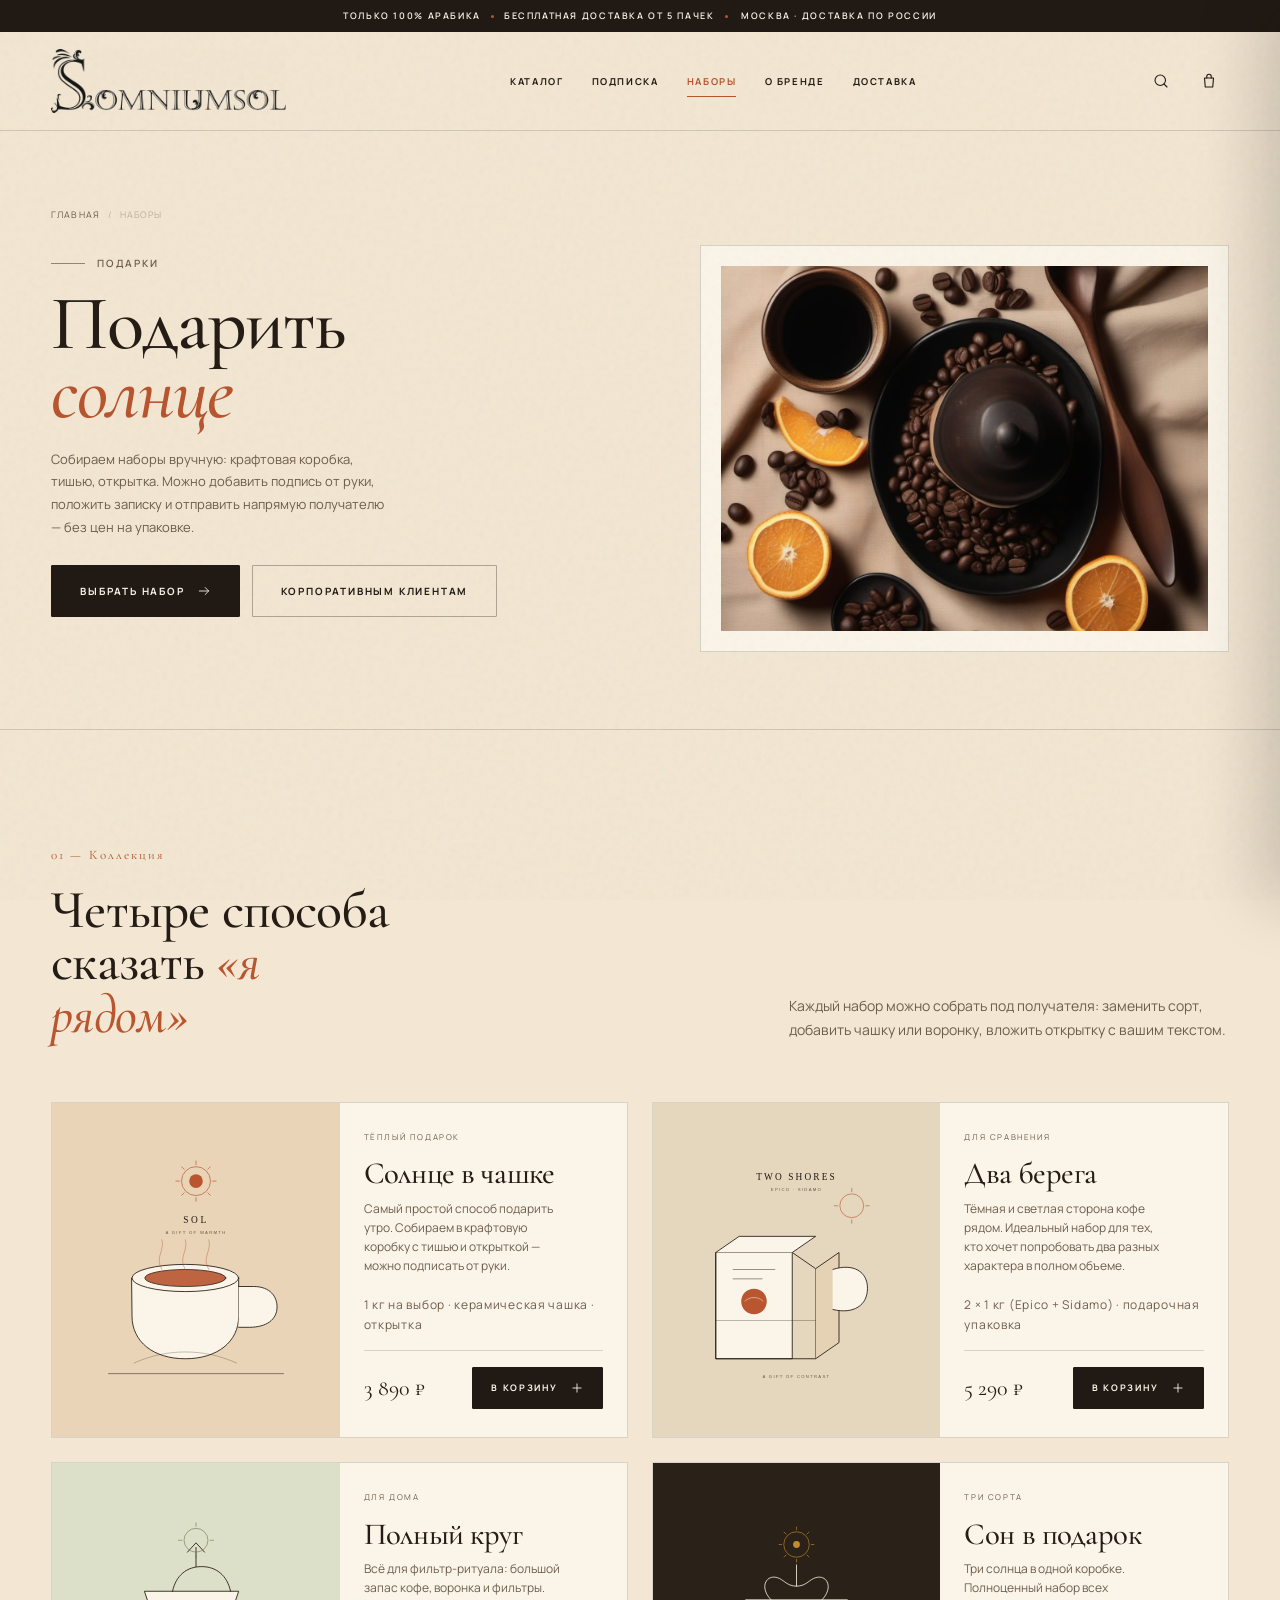
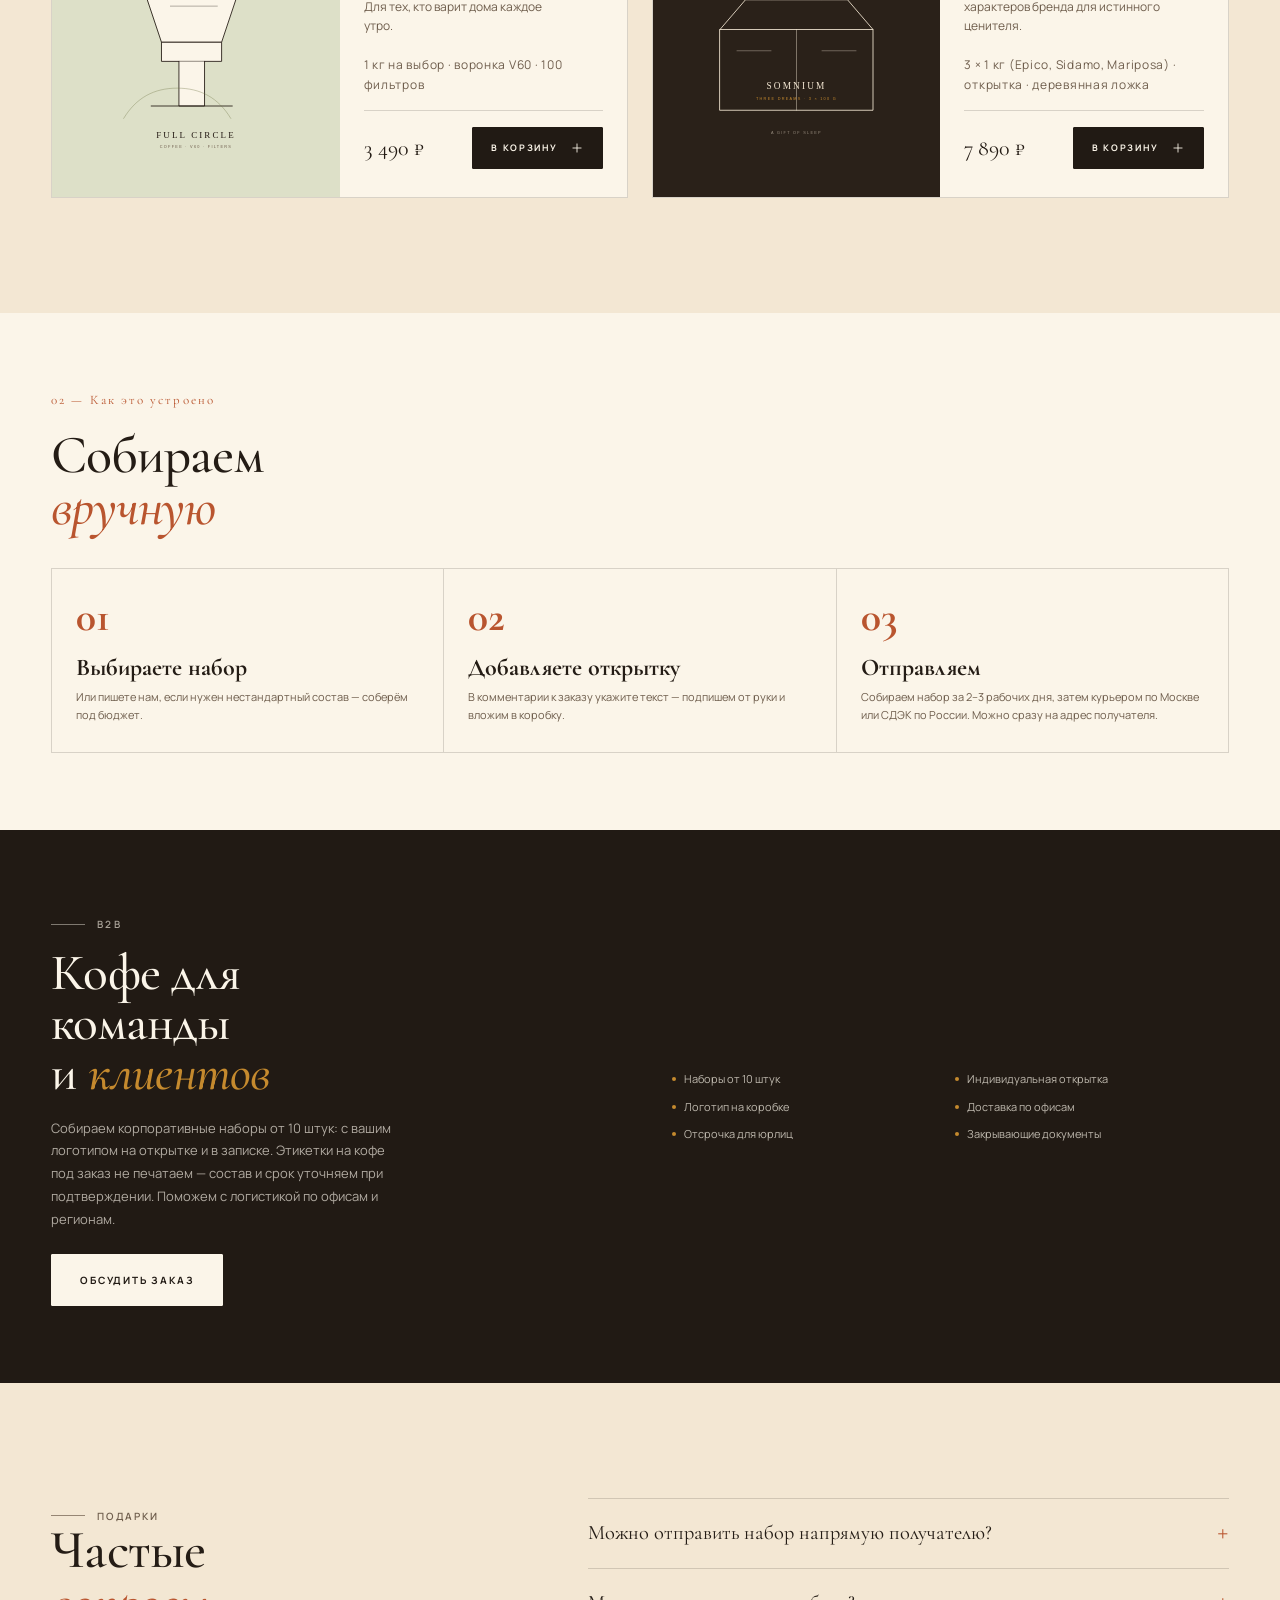
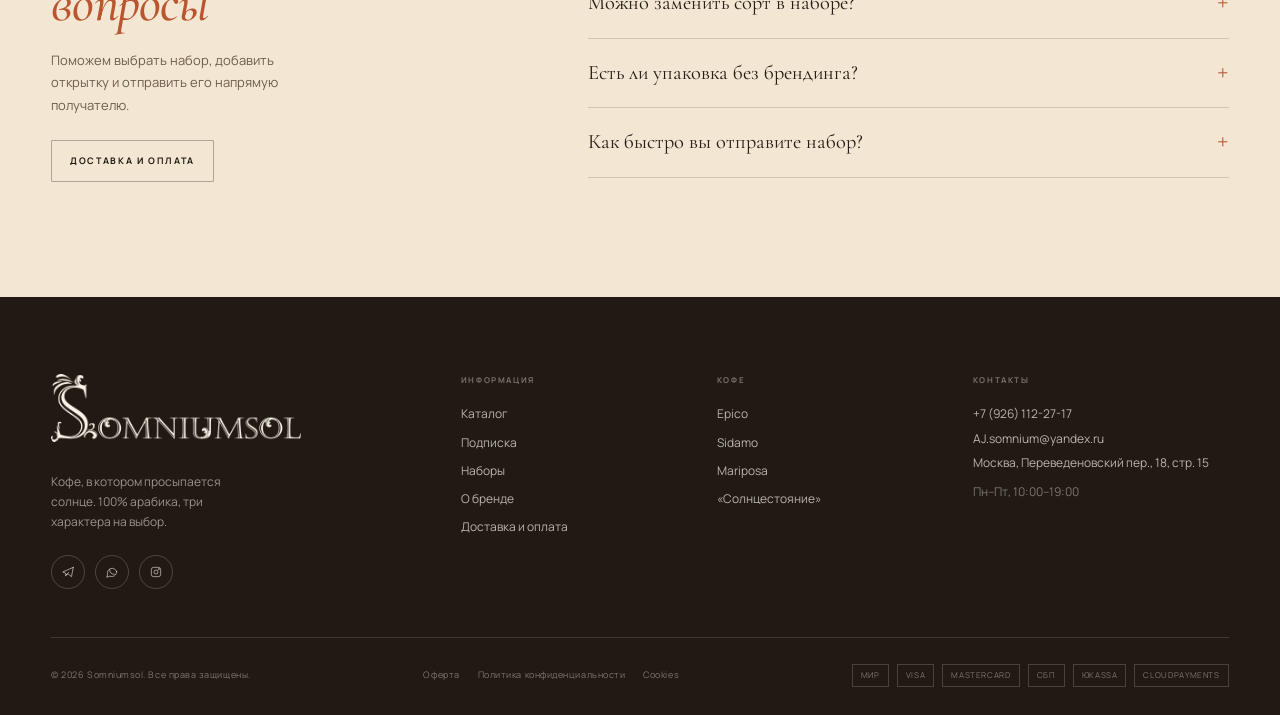
<file: Somniumsol/preview/gifts.html>
<!doctype html>
<html lang="ru">
<head>
<meta charset="utf-8">
<meta name="viewport" content="width=device-width, initial-scale=1">
<title>Наборы в подарок — Somniumsol</title>
<meta name="description" content="Кофейные наборы Somniumsol: «Солнце в чашке», «Два берега», «Полный круг», «Сон в подарок». Собираем вручную, подписываем открытку, отправляем по России.">
<meta name="theme-color" content="#F3E7D3">
<link rel="icon" href="assets/img/illustrations/favicon.svg" type="image/svg+xml">
<link rel="stylesheet" href="assets/fonts/fonts.css">
<link rel="stylesheet" href="assets/css/style.css">
</head>
<body>
<a class="skip-link" href="#main">Перейти к содержимому</a>
<div id="site-header"></div>

<main id="main">

  <section class="gifts-hero">
    <div class="container">
      <nav class="breadcrumbs" aria-label="Хлебные крошки"><a href="index.html">Главная</a><span>/</span><span>Наборы</span></nav>
      <div class="gifts-hero__grid">
        <div data-reveal>
          <div class="eyebrow" style="margin-bottom:18px">Подарки</div>
          <h1>Подарить<br><em>солнце</em></h1>
          <p>Собираем наборы вручную: крафтовая коробка, тишью, открытка. Можно добавить подпись от руки, положить записку и отправить напрямую получателю — без цен на упаковке.</p>
          <div class="hero__cta">
            <a class="btn" href="#gifts"><span>Выбрать набор</span>
              <svg class="btn__arrow" viewBox="0 0 24 24" fill="none" stroke="currentColor" stroke-width="1.5" stroke-linecap="round" stroke-linejoin="round"><path d="M4 12h16M14 6l6 6-6 6"/></svg>
            </a>
            <a class="btn btn--outline" href="#corporate"><span>Корпоративным клиентам</span></a>
          </div>
        </div>
        <div class="gifts-hero__art" data-reveal data-reveal-delay="1">
          <img src="assets/img/gen-gift.jpg" alt="Кофейный набор на льняной скатерти: чашка, зёрна и апельсины" width="1200" height="1200">
        </div>
      </div>
    </div>
  </section>

  <section class="section" id="gifts">
    <div class="container">
      <div class="section-head">
        <div data-reveal>
          <span class="section-head__num">01 — Коллекция</span>
          <h2 class="section-head__title">Четыре способа<br>сказать <em>«я рядом»</em></h2>
        </div>
        <div class="section-head__aside" data-reveal data-reveal-delay="1">
          <p>Каждый набор можно собрать под получателя: заменить сорт, добавить чашку или воронку, вложить открытку с вашим текстом.</p>
        </div>
      </div>
      <div class="gift-grid" id="gifts-grid"></div>
    </div>
  </section>

  <section class="section section--tight section--paper">
    <div class="container">
      <div class="section-head" style="margin-bottom:34px">
        <div data-reveal>
          <span class="section-head__num">02 — Как это устроено</span>
          <h2 class="section-head__title">Собираем<br><em>вручную</em></h2>
        </div>
      </div>
      <div class="how-grid" data-reveal>
        <div class="how-step"><b>01</b><h4>Выбираете набор</h4><p>Или пишете нам, если нужен нестандартный состав — соберём под бюджет.</p></div>
        <div class="how-step"><b>02</b><h4>Добавляете открытку</h4><p>В комментарии к заказу укажите текст — подпишем от руки и вложим в коробку.</p></div>
        <div class="how-step"><b>03</b><h4>Отправляем</h4><p>Собираем набор за 2–3 рабочих дня, затем курьером по Москве или СДЭК по России. Можно сразу на адрес получателя.</p></div>
      </div>
    </div>
  </section>

  <section class="corporate" id="corporate">
    <div class="container">
      <div class="corporate__grid">
        <div data-reveal>
          <div class="eyebrow eyebrow--light" style="margin-bottom:16px">B2B</div>
          <h2>Кофе для команды<br>и <em>клиентов</em></h2>
          <p>Собираем корпоративные наборы от 10 штук: с вашим логотипом на открытке и в записке. Этикетки на кофе под заказ не печатаем — состав и срок уточняем при подтверждении. Поможем с логистикой по офисам и регионам.</p>
          <a class="btn btn--light" href="mailto:AJ.somnium@yandex.ru?subject=Корпоративный%20заказ"><span>Обсудить заказ</span></a>
        </div>
        <div class="corporate__list" data-reveal data-reveal-delay="1">
          <span>Наборы от 10 штук</span>
          <span>Индивидуальная открытка</span>
          <span>Логотип на коробке</span>
          <span>Доставка по офисам</span>
          <span>Отсрочка для юрлиц</span>
          <span>Закрывающие документы</span>
        </div>
      </div>
    </div>
  </section>

  <section class="section">
    <div class="container">
      <div class="faq">
        <aside class="faq__aside" data-reveal>
          <div class="eyebrow">Подарки</div>
          <h2>Частые <em>вопросы</em></h2>
          <p>Поможем выбрать набор, добавить открытку и отправить его напрямую получателю.</p>
          <a class="btn btn--sm btn--outline" href="delivery.html"><span>Доставка и оплата</span></a>
        </aside>
        <div class="faq__list" data-reveal data-reveal-delay="1">
          <div class="faq__item">
            <button class="faq__q" type="button">Можно отправить набор напрямую получателю? <span>+</span></button>
            <div class="faq__a"><div class="faq__a-inner">Да. Укажите адрес получателя в комментарии — мы уберём цены и вложим открытку с вашим текстом. Отправим курьером по Москве или СДЭК по России.</div></div>
          </div>
          <div class="faq__item">
            <button class="faq__q" type="button">Можно заменить сорт в наборе? <span>+</span></button>
            <div class="faq__a"><div class="faq__a-inner">Да, все наборы собираются под заказ. Напишите в комментарии, какой сорт хотите — Epico, Sidamo или Mariposa, — и мы заменим без доплаты, если вес совпадает.</div></div>
          </div>
          <div class="faq__item">
            <button class="faq__q" type="button">Есть ли упаковка без брендинга? <span>+</span></button>
            <div class="faq__a"><div class="faq__a-inner">Для корпоративных заказов — да. Можем собрать нейтральную крафтовую коробку или добавить вашу открытку и логотип. Обсудите детали по почте.</div></div>
          </div>
          <div class="faq__item">
            <button class="faq__q" type="button">Как быстро вы отправите набор? <span>+</span></button>
            <div class="faq__a"><div class="faq__a-inner">Собираем наборы в течение 2–3 рабочих дней. Этикетки под заказ не печатаем — состав и срок уточняем при подтверждении. Если нужен срочный подарок — напишите, обсудим.</div></div>
          </div>
        </div>
      </div>
    </div>
  </section>

</main>

<div id="site-footer"></div>
<script src="assets/js/data.js"></script>
<script src="assets/js/app.js"></script>
</body>
</html>
</file>
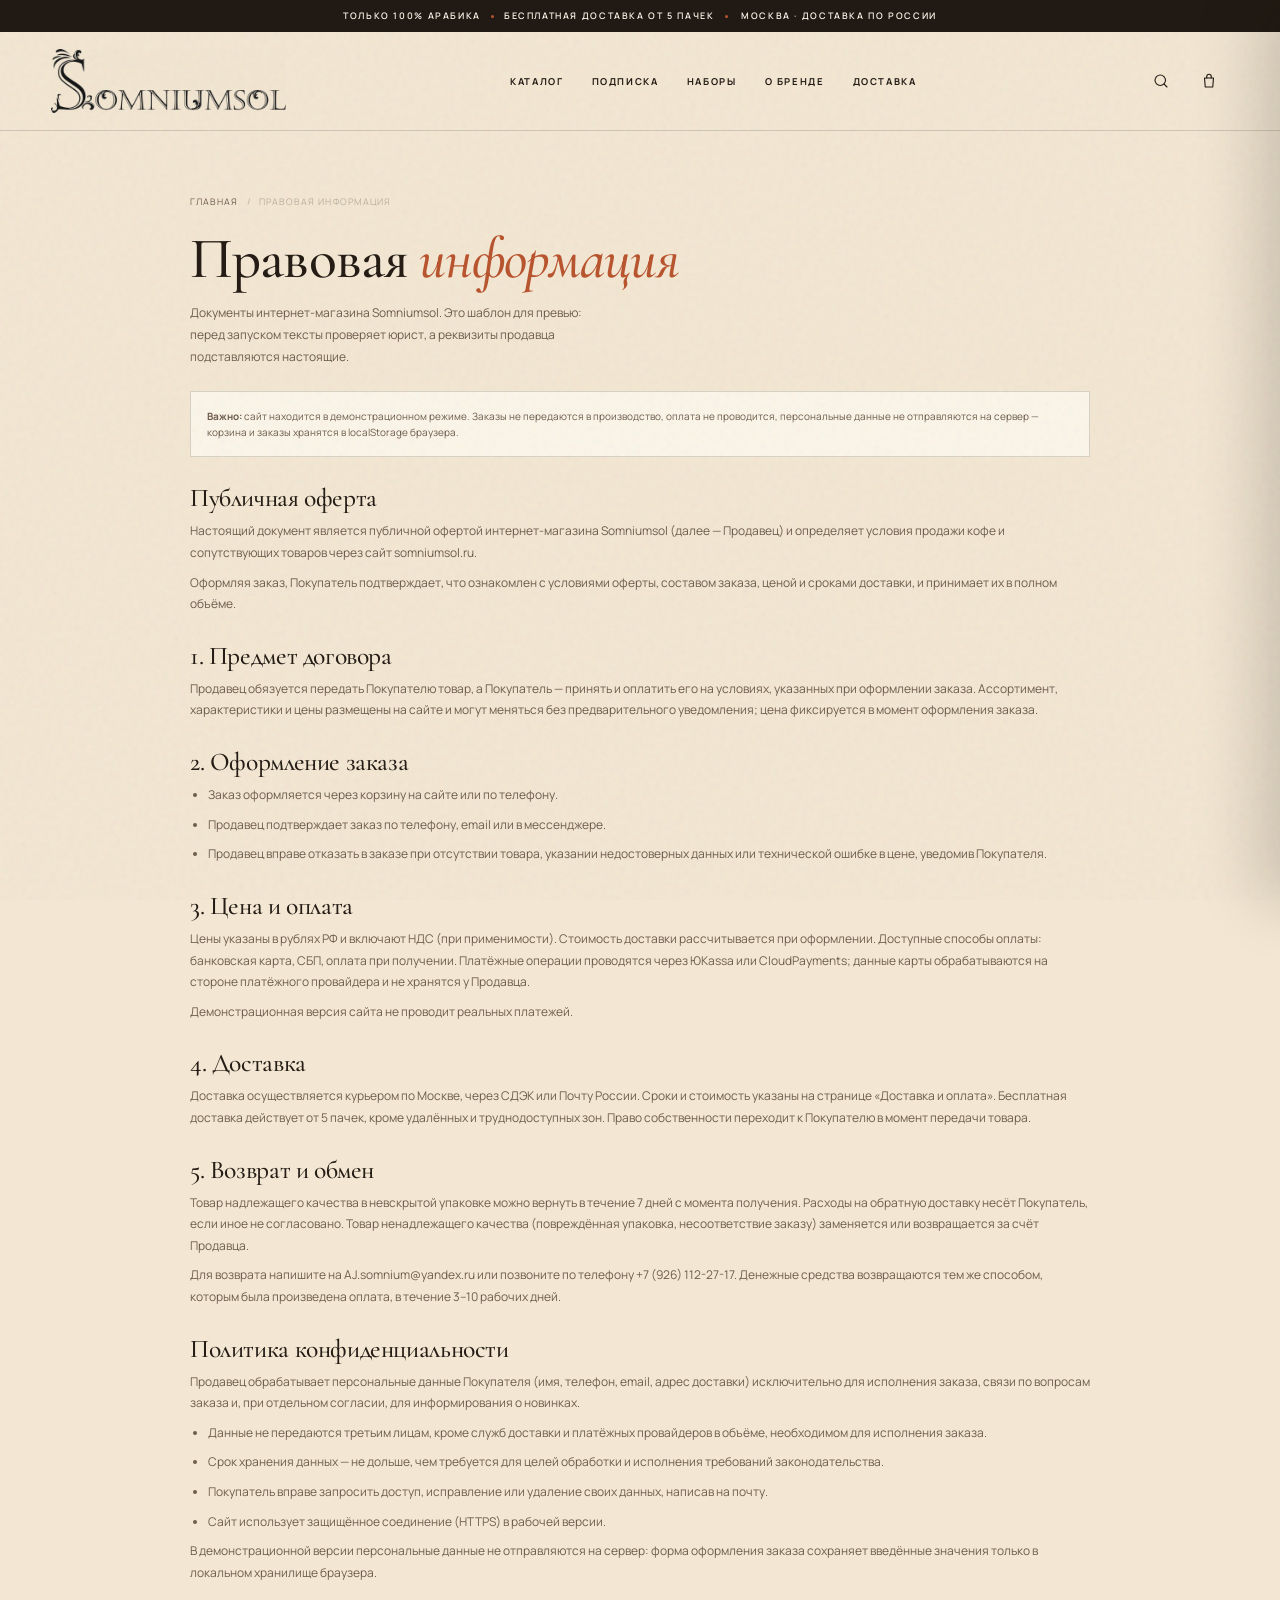
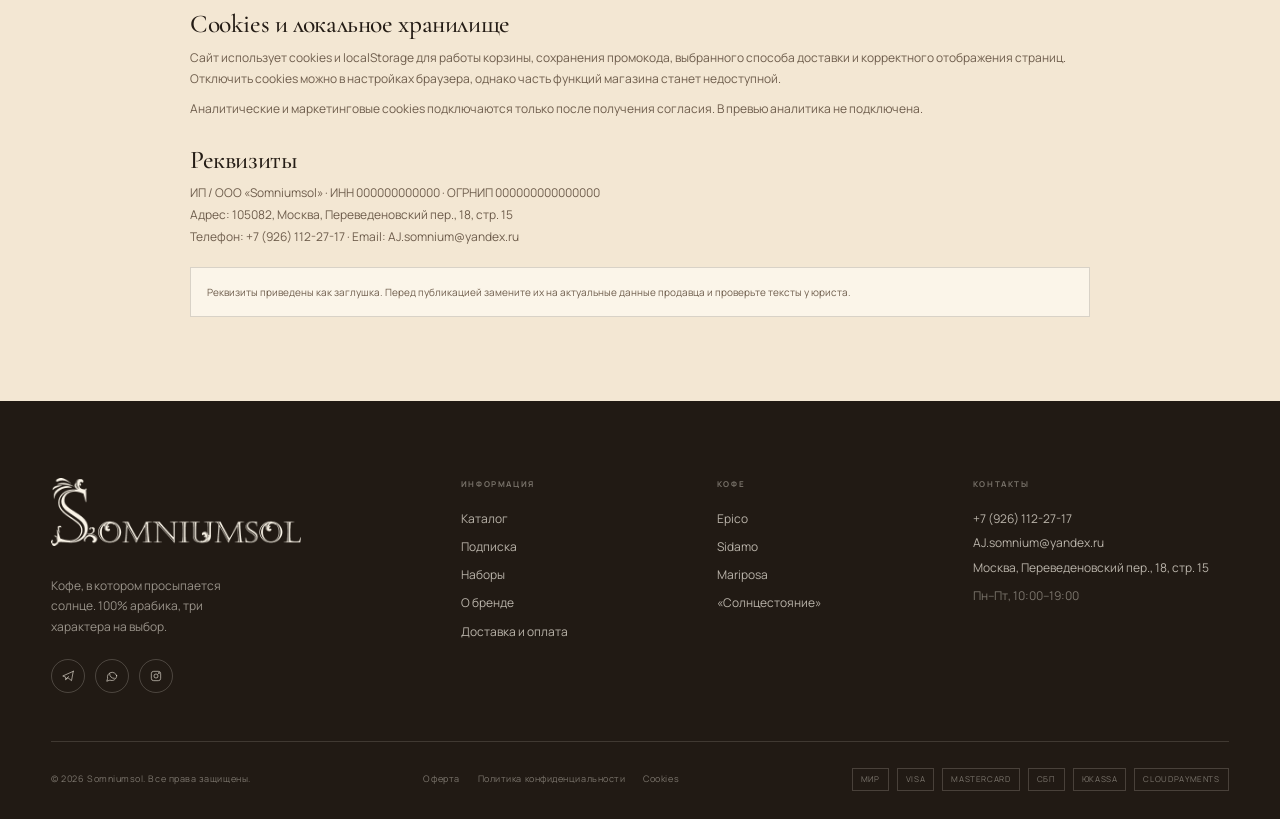
<file: Somniumsol/preview/legal.html>
<!doctype html>
<html lang="ru">
<head>
<meta charset="utf-8">
<meta name="viewport" content="width=device-width, initial-scale=1">
<title>Правовая информация — Somniumsol</title>
<meta name="description" content="Публичная оферта, политика конфиденциальности и условия использования cookies интернет-магазина Somniumsol.">
<meta name="theme-color" content="#F3E7D3">
<meta name="robots" content="noindex,nofollow">
<link rel="icon" href="assets/img/illustrations/favicon.svg" type="image/svg+xml">
<link rel="stylesheet" href="assets/fonts/fonts.css">
<link rel="stylesheet" href="assets/css/style.css">
</head>
<body>
<a class="skip-link" href="#main">Перейти к содержимому</a>
<div id="site-header"></div>

<main id="main">
  <section class="legal">
    <div class="container" style="max-width:900px">

      <nav class="breadcrumbs" aria-label="Хлебные крошки"><a href="index.html">Главная</a><span>/</span><span>Правовая информация</span></nav>

      <h1>Правовая <em style="font-style:italic;color:var(--terracotta)">информация</em></h1>
      <p class="lead" style="margin:16px 0 24px">Документы интернет-магазина Somniumsol. Это шаблон для превью: перед запуском тексты проверяет юрист, а реквизиты продавца подставляются настоящие.</p>

      <div class="legal__note">
        <b>Важно:</b> сайт находится в демонстрационном режиме. Заказы не передаются в производство, оплата не проводится, персональные данные не отправляются на сервер — корзина и заказы хранятся в localStorage браузера.
      </div>

      <h2 id="offer">Публичная оферта</h2>
      <p>Настоящий документ является публичной офертой интернет-магазина Somniumsol (далее — Продавец) и определяет условия продажи кофе и сопутствующих товаров через сайт somniumsol.ru.</p>
      <p>Оформляя заказ, Покупатель подтверждает, что ознакомлен с условиями оферты, составом заказа, ценой и сроками доставки, и принимает их в полном объёме.</p>

      <h2>1. Предмет договора</h2>
      <p>Продавец обязуется передать Покупателю товар, а Покупатель — принять и оплатить его на условиях, указанных при оформлении заказа. Ассортимент, характеристики и цены размещены на сайте и могут меняться без предварительного уведомления; цена фиксируется в момент оформления заказа.</p>

      <h2>2. Оформление заказа</h2>
      <ul>
        <li>Заказ оформляется через корзину на сайте или по телефону.</li>
        <li>Продавец подтверждает заказ по телефону, email или в мессенджере.</li>
        <li>Продавец вправе отказать в заказе при отсутствии товара, указании недостоверных данных или технической ошибке в цене, уведомив Покупателя.</li>
      </ul>

      <h2>3. Цена и оплата</h2>
      <p>Цены указаны в рублях РФ и включают НДС (при применимости). Стоимость доставки рассчитывается при оформлении. Доступные способы оплаты: банковская карта, СБП, оплата при получении. Платёжные операции проводятся через ЮKassa или CloudPayments; данные карты обрабатываются на стороне платёжного провайдера и не хранятся у Продавца.</p>
      <p>Демонстрационная версия сайта не проводит реальных платежей.</p>

      <h2>4. Доставка</h2>
      <p>Доставка осуществляется курьером по Москве, через СДЭК или Почту России. Сроки и стоимость указаны на странице «Доставка и оплата». Бесплатная доставка действует от 5 пачек, кроме удалённых и труднодоступных зон. Право собственности переходит к Покупателю в момент передачи товара.</p>

      <h2>5. Возврат и обмен</h2>
      <p>Товар надлежащего качества в невскрытой упаковке можно вернуть в течение 7 дней с момента получения. Расходы на обратную доставку несёт Покупатель, если иное не согласовано. Товар ненадлежащего качества (повреждённая упаковка, несоответствие заказу) заменяется или возвращается за счёт Продавца.</p>
      <p>Для возврата напишите на <a href="mailto:AJ.somnium@yandex.ru">AJ.somnium@yandex.ru</a> или позвоните по телефону <a href="tel:+79261122717">+7 (926) 112-27-17</a>. Денежные средства возвращаются тем же способом, которым была произведена оплата, в течение 3–10 рабочих дней.</p>

      <h2 id="privacy">Политика конфиденциальности</h2>
      <p>Продавец обрабатывает персональные данные Покупателя (имя, телефон, email, адрес доставки) исключительно для исполнения заказа, связи по вопросам заказа и, при отдельном согласии, для информирования о новинках.</p>
      <ul>
        <li>Данные не передаются третьим лицам, кроме служб доставки и платёжных провайдеров в объёме, необходимом для исполнения заказа.</li>
        <li>Срок хранения данных — не дольше, чем требуется для целей обработки и исполнения требований законодательства.</li>
        <li>Покупатель вправе запросить доступ, исправление или удаление своих данных, написав на почту.</li>
        <li>Сайт использует защищённое соединение (HTTPS) в рабочей версии.</li>
      </ul>
      <p>В демонстрационной версии персональные данные не отправляются на сервер: форма оформления заказа сохраняет введённые значения только в локальном хранилище браузера.</p>

      <h2 id="cookies">Cookies и локальное хранилище</h2>
      <p>Сайт использует cookies и localStorage для работы корзины, сохранения промокода, выбранного способа доставки и корректного отображения страниц. Отключить cookies можно в настройках браузера, однако часть функций магазина станет недоступной.</p>
      <p>Аналитические и маркетинговые cookies подключаются только после получения согласия. В превью аналитика не подключена.</p>

      <h2>Реквизиты</h2>
      <p>ИП / ООО «Somniumsol» · ИНН 000000000000 · ОГРНИП 000000000000000<br>
      Адрес: 105082, Москва, Переведеновский пер., 18, стр. 15<br>
      Телефон: +7 (926) 112-27-17 · Email: AJ.somnium@yandex.ru</p>
      <div class="legal__note">
        Реквизиты приведены как заглушка. Перед публикацией замените их на актуальные данные продавца и проверьте тексты у юриста.
      </div>

    </div>
  </section>
</main>

<div id="site-footer"></div>
<script src="assets/js/data.js"></script>
<script src="assets/js/app.js"></script>
</body>
</html>
</file>
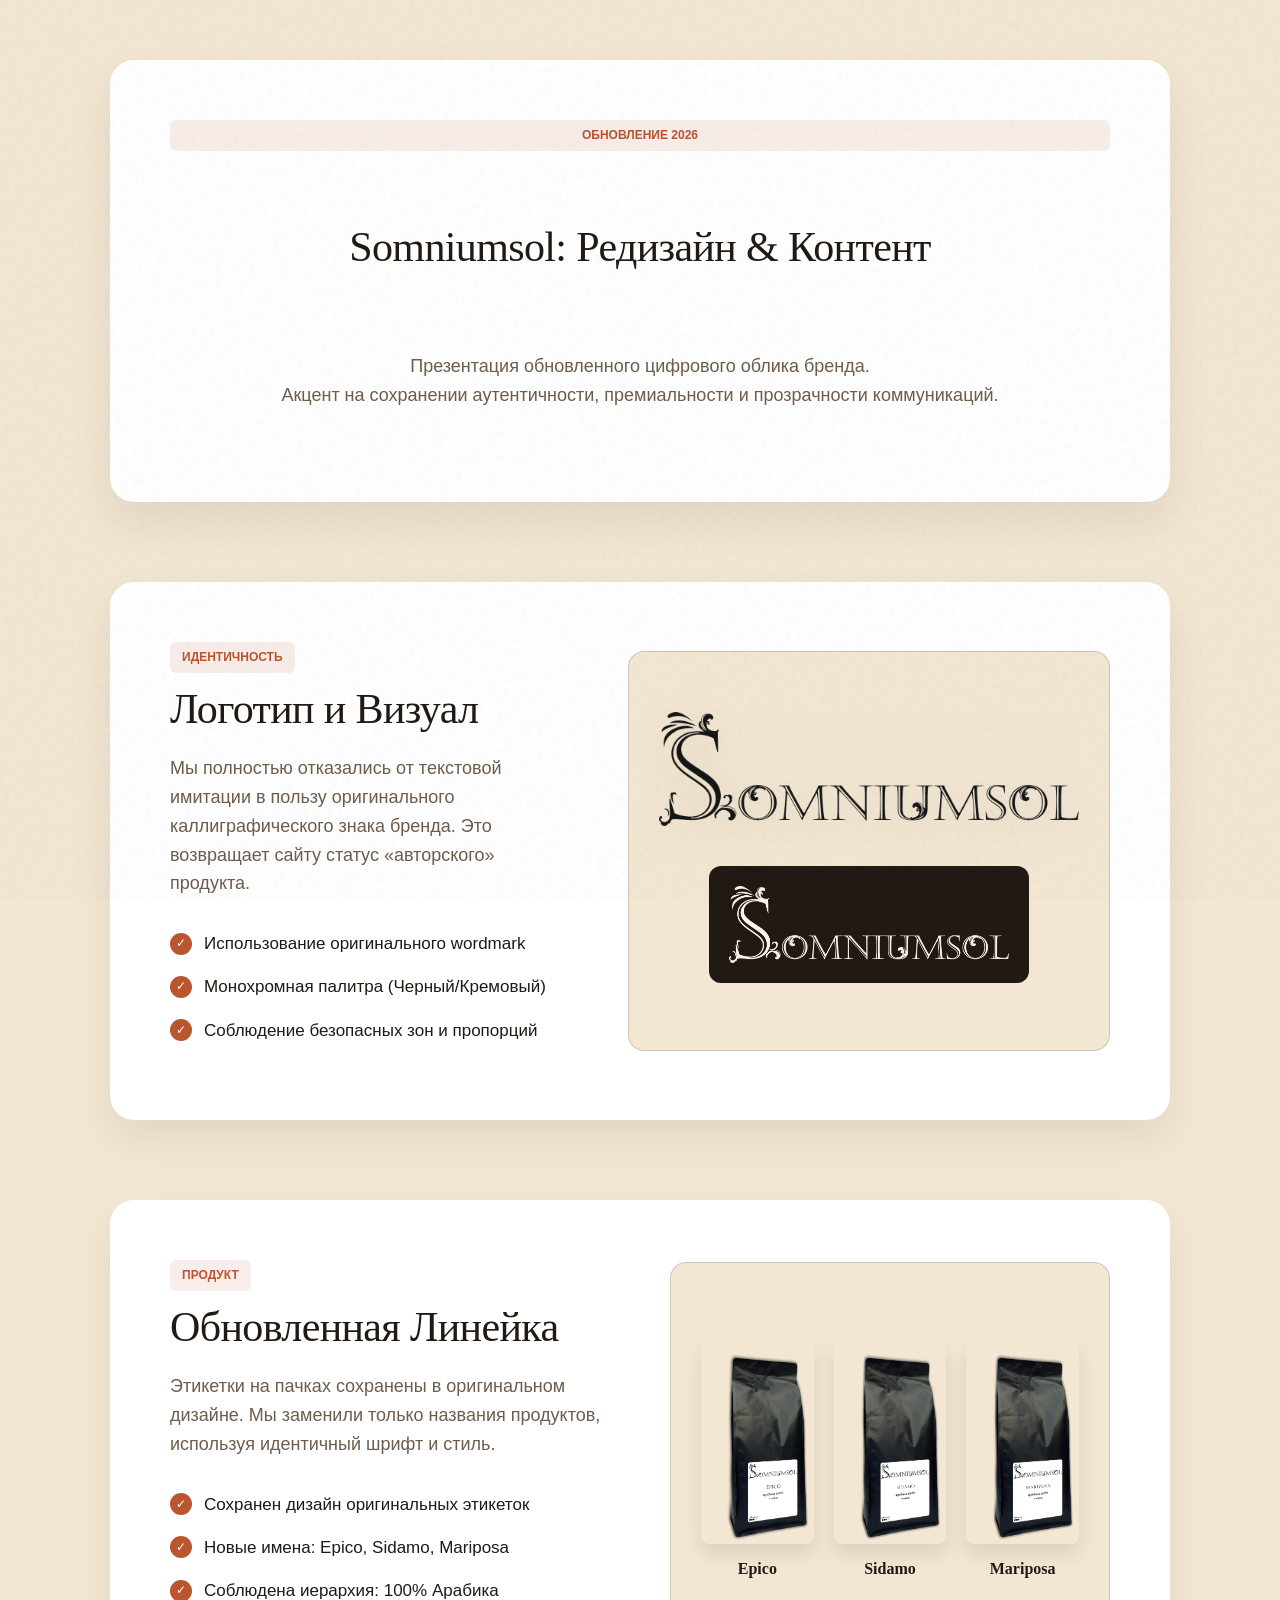
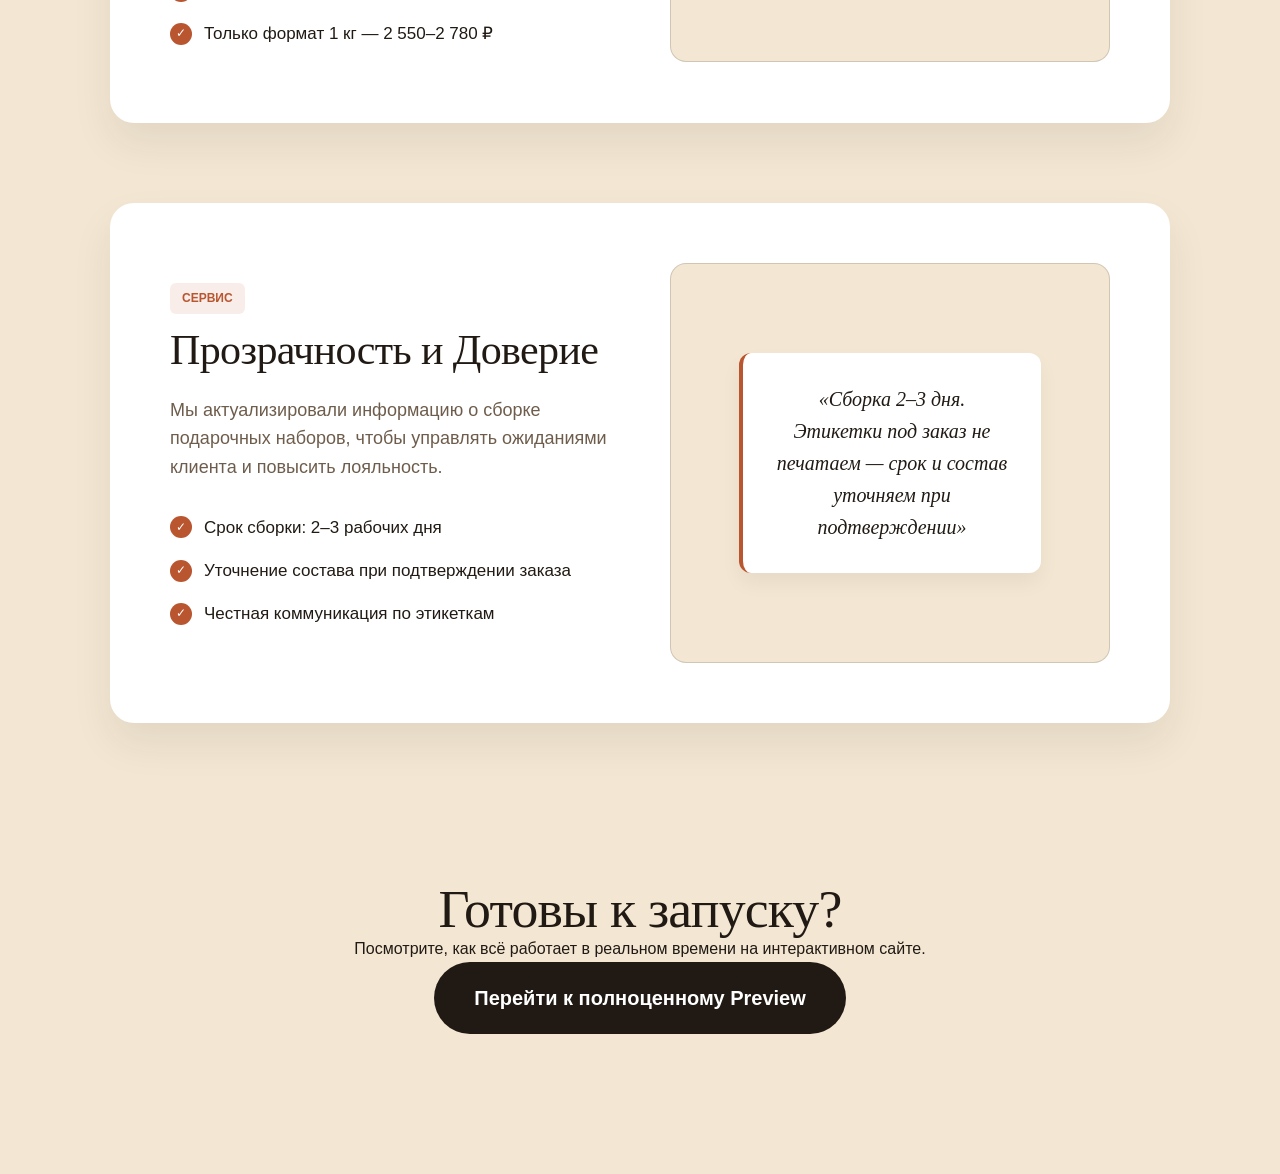
<file: Somniumsol/preview/presentation.html>
<!DOCTYPE html>
<html lang="ru">
<head>
  <meta charset="UTF-8">
  <meta name="viewport" content="width=device-width, initial-scale=1.0">
  <title>Презентация обновления Somniumsol</title>
  <link rel="stylesheet" href="assets/css/style.css">
  <style>
    :root { --slide-bg: #F3E7D3; --accent: #B9552F; }
    body { background: var(--slide-bg); color: var(--espresso); font-family: var(--sans); margin: 0; overflow-x: hidden; }
    .pres-container { max-width: 1100px; margin: 0 auto; padding: 60px 20px; }
    .slide { 
      background: white; border-radius: 24px; padding: 60px; margin-bottom: 80px; 
      box-shadow: 0 20px 40px rgba(33,26,20,0.08); 
      display: grid; grid-template-columns: 1fr 1fr; gap: 60px; align-items: center;
      transition: transform 0.3s ease;
    }
    .slide:hover { transform: translateY(-5px); }
    .slide.full { grid-template-columns: 1fr; text-align: center; }
    .slide h2 { font-family: var(--serif); font-size: 42px; margin-bottom: 24px; color: var(--espresso); }
    .slide p { font-size: 18px; line-height: 1.6; color: var(--muted); margin-bottom: 32px; }
    .slide .feature-list { list-style: none; padding: 0; }
    .slide .feature-list li { 
      display: flex; align-items: center; gap: 12px; margin-bottom: 16px; 
      font-size: 17px; font-weight: 500; 
    }
    .slide .feature-list li::before { 
      content: '✓'; background: var(--terracotta); color: white; 
      width: 22px; height: 22px; border-radius: 50%; 
      display: flex; align-items: center; justify-content: center; font-size: 12px;
    }
    .visual-block { background: var(--cream); border-radius: 16px; padding: 30px; 
      display: flex; justify-content: center; align-items: center; 
      border: 1px solid var(--line); min-height: 400px; 
    }
    .logo-showcase { text-align: center; width: 100%; }
    .logo-showcase img { max-width: 420px; height: auto; filter: drop-shadow(0 10px 20px rgba(0,0,0,0.1)); }
    .pack-grid { display: grid; grid-template-columns: repeat(3, 1fr); gap: 20px; width: 100%; }
    .pack-item { text-align: center; }
    .pack-item img { width: 100%; height: auto; border-radius: 8px; box-shadow: 0 10px 20px rgba(0,0,0,0.1); }
    .pack-item span { display: block; margin-top: 12px; font-family: var(--serif); font-weight: 600; font-size: 16px; }
    .cta-block { text-align: center; padding: 80px 0; }
    .btn-pres { 
      background: var(--espresso); color: white; padding: 20px 40px; 
      border-radius: 40px; text-decoration: none; font-weight: 700; 
      font-size: 20px; transition: all 0.3s; display: inline-block;
    }
    .btn-pres:hover { background: var(--terracotta); transform: scale(1.05); }
    .tag { 
      display: inline-block; padding: 6px 12px; background: rgba(185,85,47,0.1); 
      color: var(--terracotta); border-radius: 6px; font-size: 12px; 
      font-weight: 700; text-transform: uppercase; margin-bottom: 16px; 
    }
    @media (max-width: 900px) {
      .slide { grid-template-columns: 1fr; padding: 40px 20px; }
      .slide h2 { font-size: 32px; }
    }
  </style>
</head>
<body>
  <div class="pres-container">
    <div class="slide full">
      <div class="tag">Обновление 2026</div>
      <h2>Somniumsol: Редизайн & Контент</h2>
      <p>Презентация обновленного цифрового облика бренда. <br>Акцент на сохранении аутентичности, премиальности и прозрачности коммуникаций.</p>
    </div>

    <div class="slide">
      <div class="content">
        <div class="tag">Идентичность</div>
        <h2>Логотип и Визуал</h2>
        <p>Мы полностью отказались от текстовой имитации в пользу оригинального каллиграфического знака бренда. Это возвращает сайту статус «авторского» продукта.</p>
        <ul class="feature-list">
          <li>Использование оригинального wordmark</li>
          <li>Монохромная палитра (Черный/Кремовый)</li>
          <li>Соблюдение безопасных зон и пропорций</li>
        </ul>
      </div>
      <div class="visual-block">
        <div class="logo-showcase">
          <img src="assets/img/logo-somniumsol.png" alt="Logo Dark">
          <div style="height:40px"></div>
          <div style="background: var(--espresso); padding: 20px; border-radius: 12px; display: inline-block;">
            <img src="assets/img/logo-somniumsol-light.png" alt="Logo Light" style="max-width: 280px;">
          </div>
        </div>
      </div>
    </div>

    <div class="slide">
      <div class="content">
        <div class="tag">Продукт</div>
        <h2>Обновленная Линейка</h2>
        <p>Этикетки на пачках сохранены в оригинальном дизайне. Мы заменили только названия продуктов, используя идентичный шрифт и стиль.</p>
        <ul class="feature-list">
          <li>Сохранен дизайн оригинальных этикеток</li>
          <li>Новые имена: Epico, Sidamo, Mariposa</li>
          <li>Соблюдена иерархия: 100% Арабика</li>
          <li>Только формат 1 кг — 2 550–2 780 ₽</li>
        </ul>
      </div>
      <div class="visual-block">
        <div class="pack-grid">
          <div class="pack-item">
            <img src="assets/img/products/epico.png" alt="Epico">
            <span>Epico</span>
          </div>
          <div class="pack-item">
            <img src="assets/img/products/sidamo.png" alt="Sidamo">
            <span>Sidamo</span>
          </div>
          <div class="pack-item">
            <img src="assets/img/products/mariposa.png" alt="Mariposa">
            <span>Mariposa</span>
          </div>
        </div>
      </div>
    </div>

    <div class="slide">
      <div class="content">
        <div class="tag">Сервис</div>
        <h2>Прозрачность и Доверие</h2>
        <p>Мы актуализировали информацию о сборке подарочных наборов, чтобы управлять ожиданиями клиента и повысить лояльность.</p>
        <ul class="feature-list">
          <li>Срок сборки: 2–3 рабочих дня</li>
          <li>Уточнение состава при подтверждении заказа</li>
          <li>Честная коммуникация по этикеткам</li>
        </ul>
      </div>
      <div class="visual-block" style="flex-direction: column; text-align: center;">
        <div style="background: white; padding: 30px; border-radius: 12px; border-left: 4px solid var(--terracotta); box-shadow: 0 10px 20px rgba(0,0,0,0.05); max-width: 80%;">
          <p style="color: var(--espresso); font-family: var(--serif); font-size: 20px; font-style: italic; margin-bottom: 0;">
            «Сборка 2–3 дня. Этикетки под заказ не печатаем — срок и состав уточняем при подтверждении»
          </p>
        </div>
      </div>
    </div>

    <div class="cta-block">
      <h2>Готовы к запуску?</h2>
      <p>Посмотрите, как всё работает в реальном времени на интерактивном сайте.</p>
      <a href="index.html" class="btn-pres">Перейти к полноценному Preview</a>
    </div>
  </div>
</body>
</html>
</file>
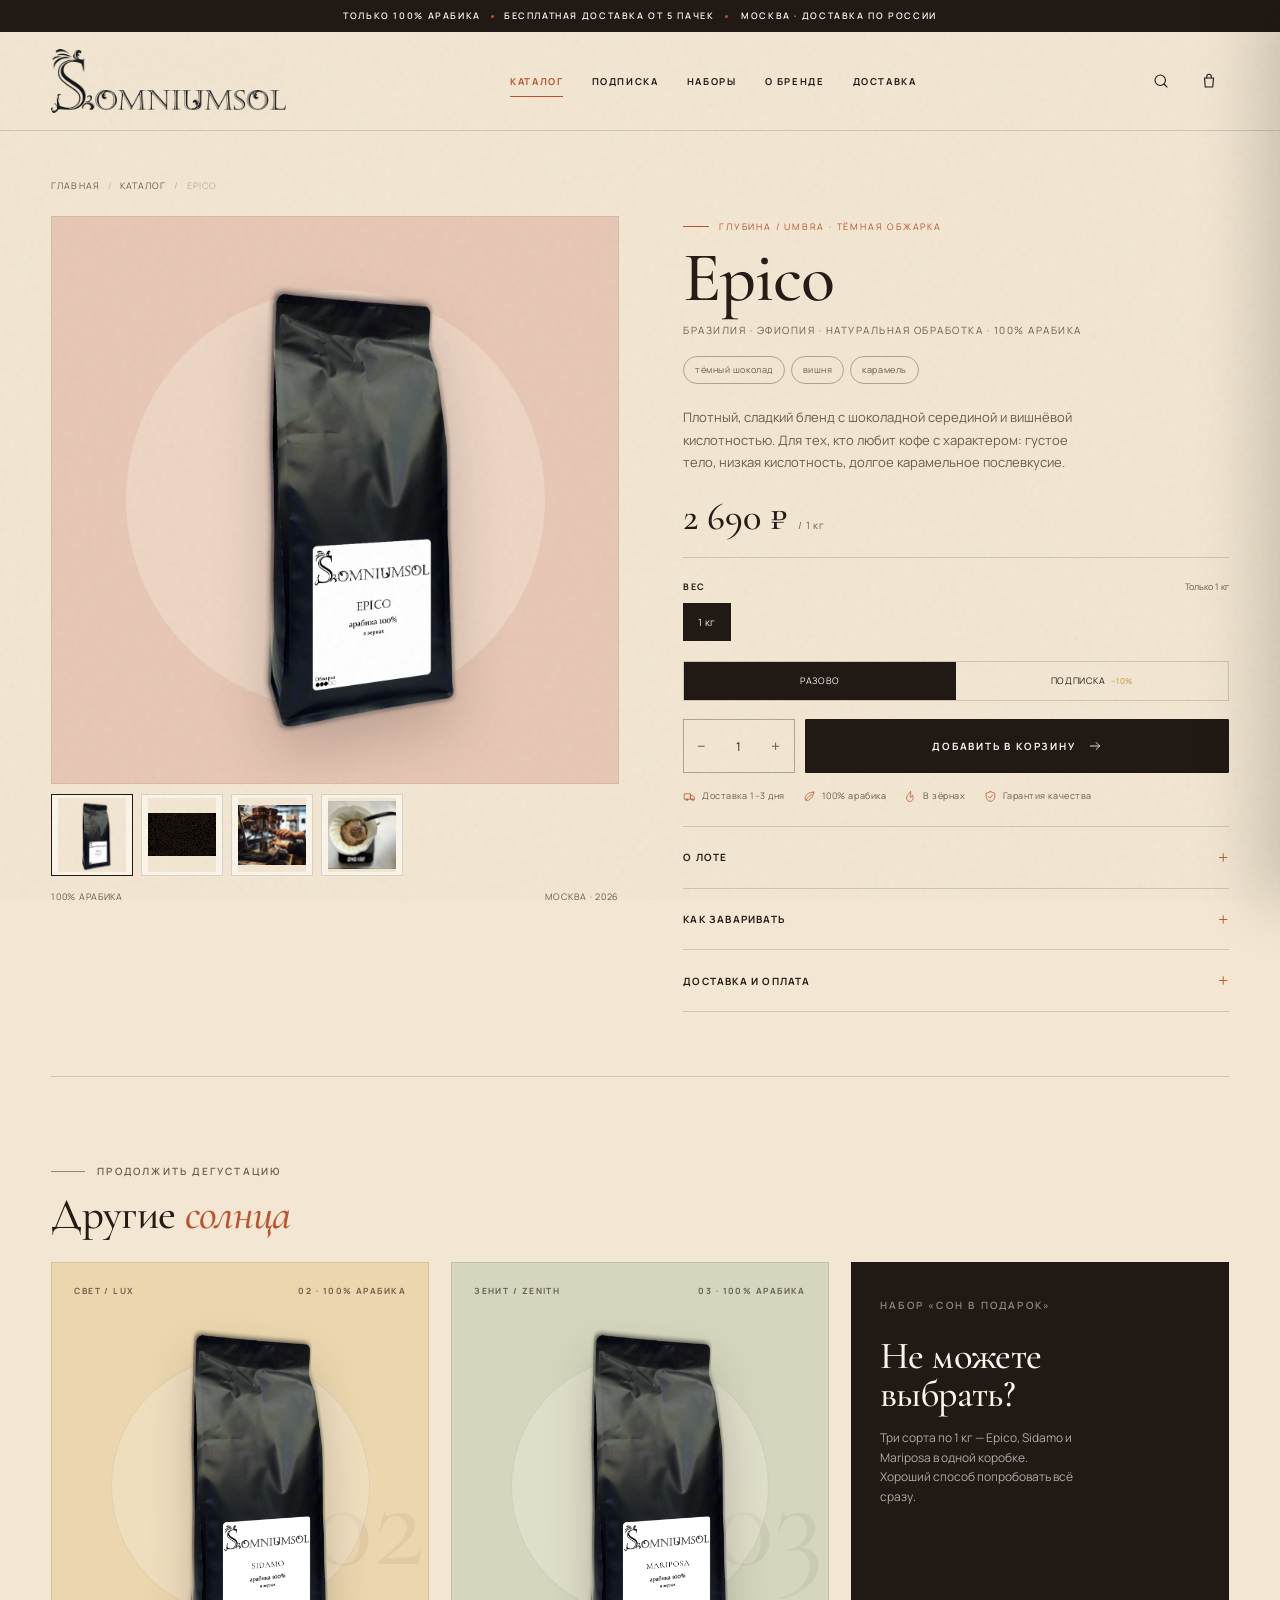
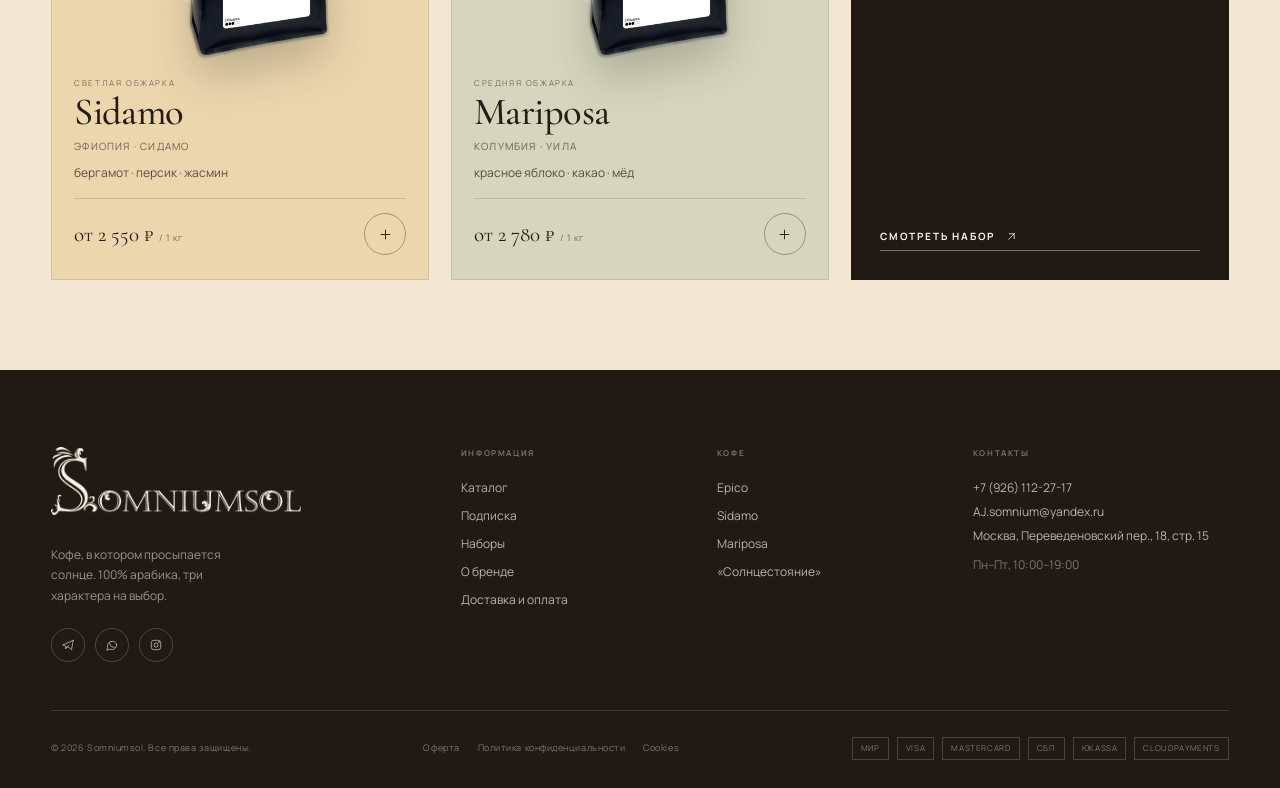
<file: Somniumsol/preview/product.html>
<!doctype html>
<html lang="ru">
<head>
<meta charset="utf-8">
<meta name="viewport" content="width=device-width, initial-scale=1">
<title>Кофе — Somniumsol</title>
<meta name="description" content="Epico, Sidamo, Mariposa — 100% арабика от Somniumsol. Кофе в зёрнах, формат 1 кг, подписка со скидкой 10%. Доставка по России.">
<meta name="theme-color" content="#F3E7D3">
<link rel="icon" href="assets/img/illustrations/favicon.svg" type="image/svg+xml">
<link rel="stylesheet" href="assets/fonts/fonts.css">
<link rel="stylesheet" href="assets/css/style.css">
</head>
<body>
<a class="skip-link" href="#main">Перейти к содержимому</a>
<div id="site-header"></div>

<main id="main">
  <section class="product-page">
    <div id="product-root">
      <div class="container" style="padding:80px 0">
        <p class="lead">Загружаем карточку кофе…</p>
        <noscript><p>Для просмотра карточки включите JavaScript или <a class="link-underline" href="catalog.html">вернитесь в каталог</a>.</p></noscript>
      </div>
    </div>
  </section>
</main>

<div id="site-footer"></div>
<script src="assets/js/data.js"></script>
<script src="assets/js/app.js"></script>
</body>
</html>
</file>
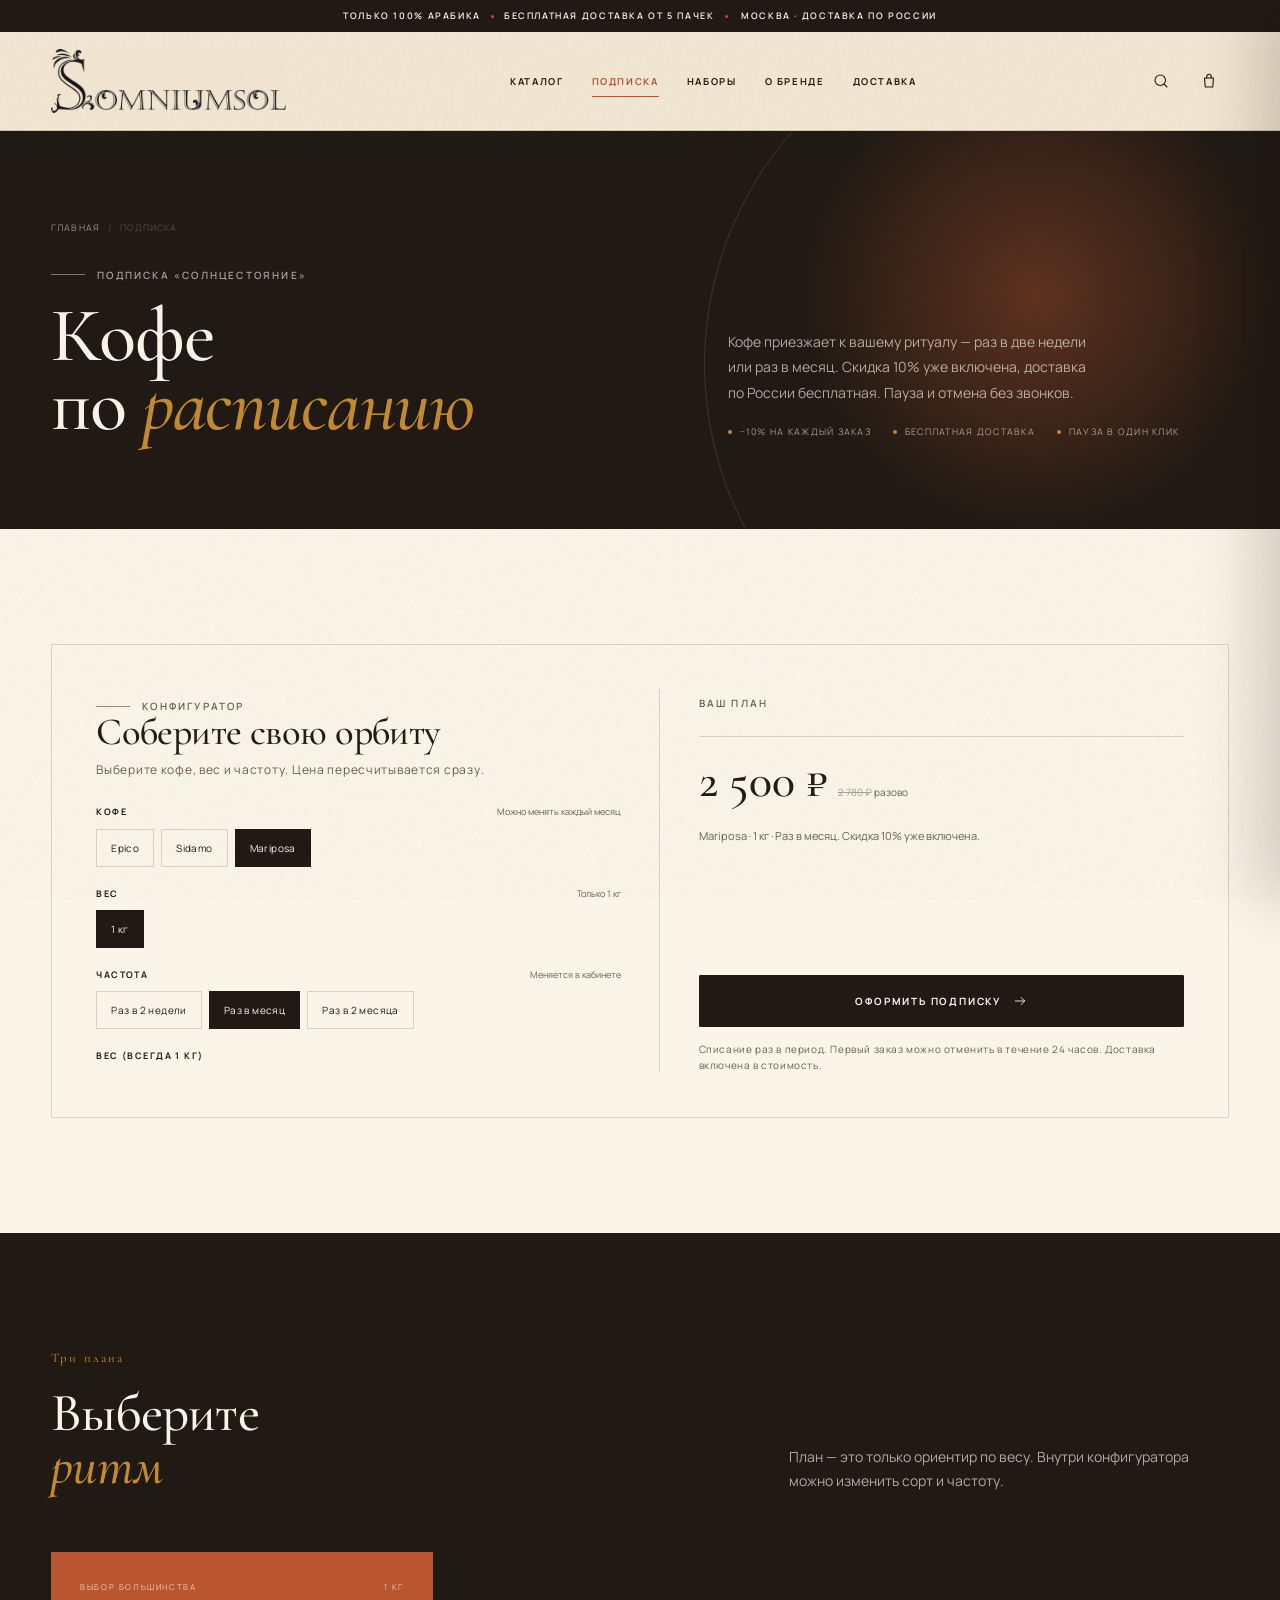
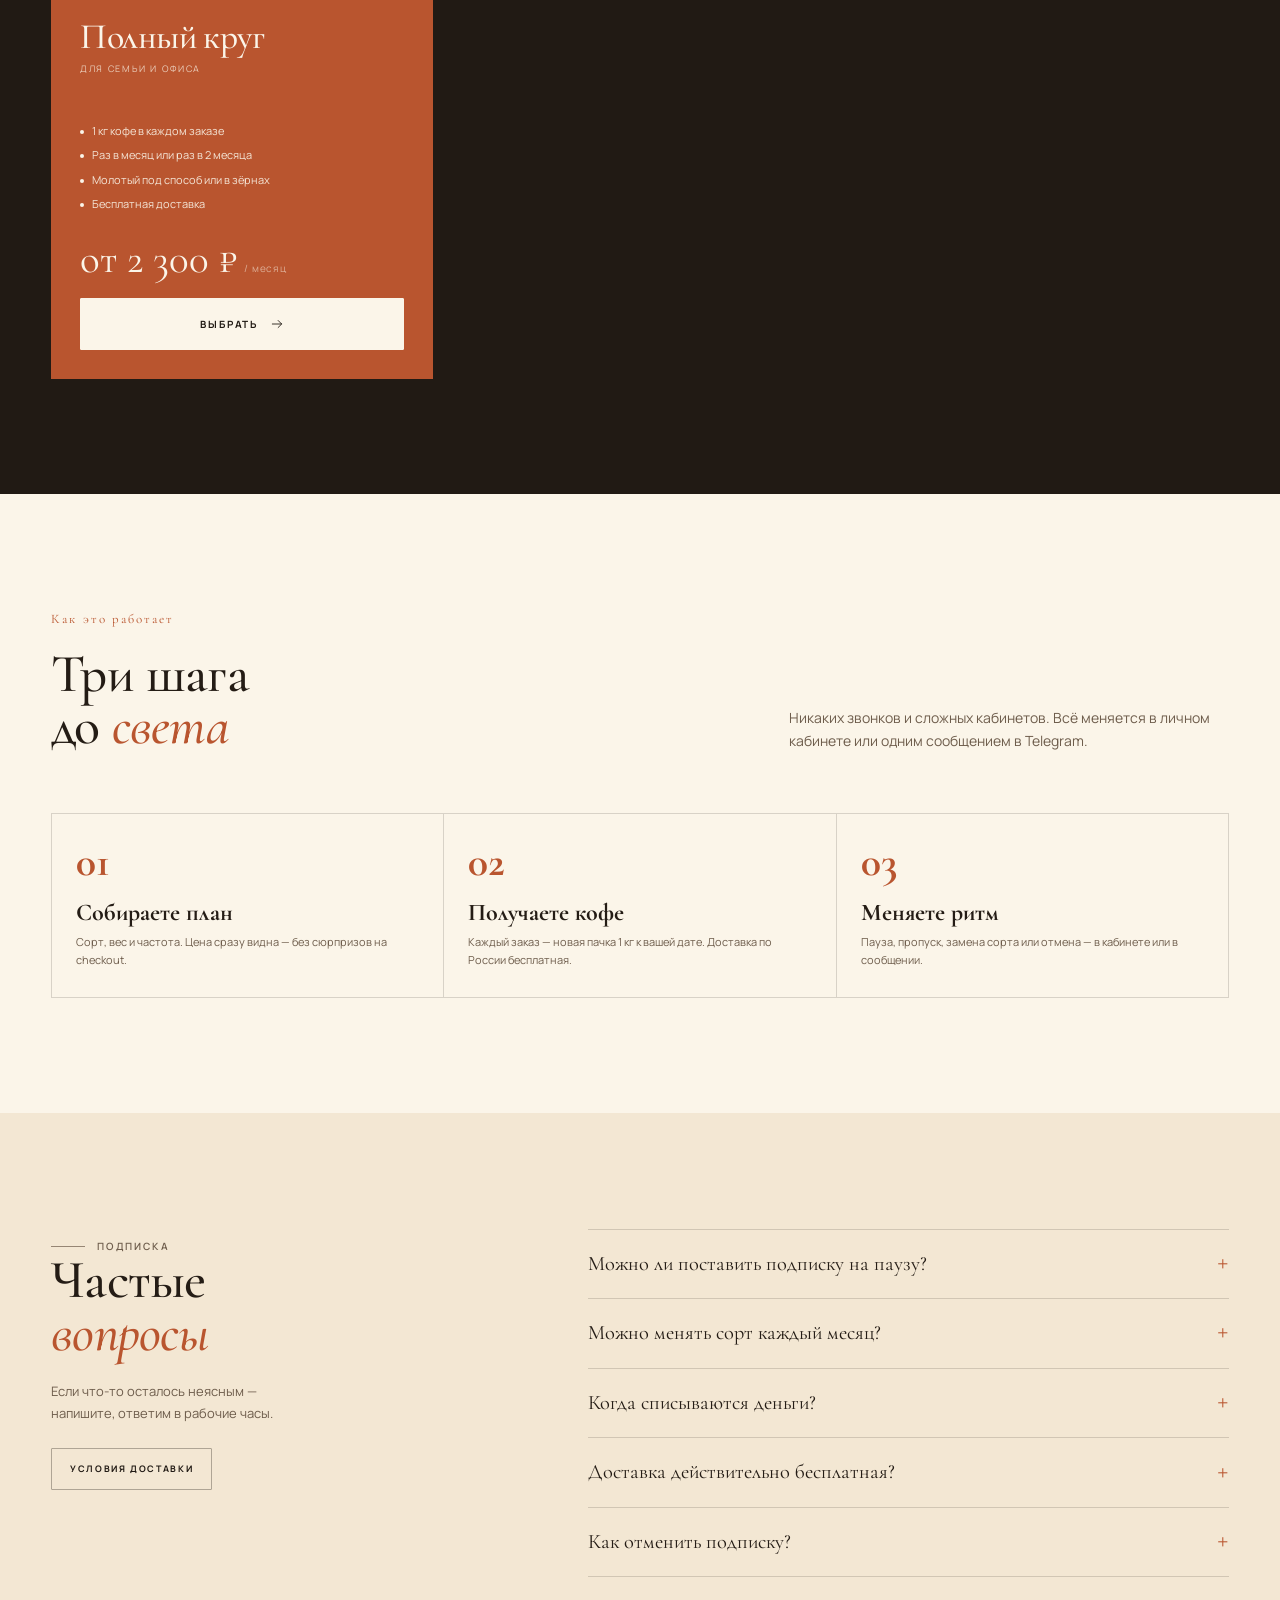
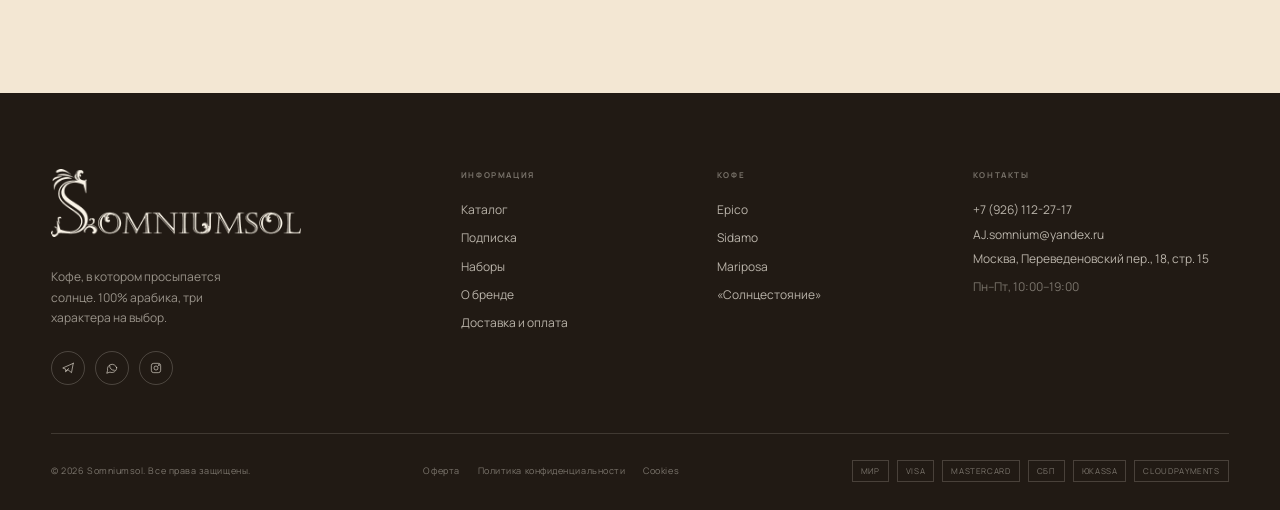
<file: Somniumsol/preview/subscription.html>
<!doctype html>
<html lang="ru">
<head>
<meta charset="utf-8">
<meta name="viewport" content="width=device-width, initial-scale=1">
<title>Подписка «Солнцестояние» — Somniumsol</title>
<meta name="description" content="Подписка на кофе Somniumsol: −10%, бесплатная доставка, пауза и отмена в один клик. Формат 1 кг раз в две недели или раз в месяц.">
<meta name="theme-color" content="#F3E7D3">
<link rel="icon" href="assets/img/illustrations/favicon.svg" type="image/svg+xml">
<link rel="stylesheet" href="assets/fonts/fonts.css">
<link rel="stylesheet" href="assets/css/style.css">
</head>
<body>
<a class="skip-link" href="#main">Перейти к содержимому</a>
<div id="site-header"></div>

<main id="main">

  <section class="sub-hero">
    <div class="container">
      <nav class="breadcrumbs" aria-label="Хлебные крошки" style="color:rgba(251,245,233,.55)"><a href="index.html">Главная</a><span>/</span><span>Подписка</span></nav>
      <div class="sub-hero__grid">
        <div data-reveal>
          <div class="eyebrow eyebrow--light" style="margin-bottom:18px">Подписка «Солнцестояние»</div>
          <h1>Кофе<br>по <em>расписанию</em></h1>
        </div>
        <div class="sub-hero__aside" data-reveal data-reveal-delay="1">
          <p>Кофе приезжает к вашему ритуалу — раз в две недели или раз в месяц. Скидка 10% уже включена, доставка по России бесплатная. Пауза и отмена без звонков.</p>
          <div class="subscription__benefits">
            <span>−10% на каждый заказ</span>
            <span>Бесплатная доставка</span>
            <span>Пауза в один клик</span>
          </div>
        </div>
      </div>
    </div>
  </section>

  <section class="section section--paper">
    <div class="container">
      <div class="sub-config" id="sub-config" data-reveal>
        <div class="sub-config__grid">
          <div>
            <div class="eyebrow">Конфигуратор</div>
            <h2>Соберите свою орбиту</h2>
            <p class="small" style="margin-bottom:26px">Выберите кофе, вес и частоту. Цена пересчитывается сразу.</p>

            <div class="product-option">
              <div class="product-option__head"><span class="product-option__label">Кофе</span><span class="product-option__hint">Можно менять каждый месяц</span></div>
              <div class="option-row" id="sub-coffee-options"></div>
            </div>

            <div class="product-option">
              <div class="product-option__head"><span class="product-option__label">Вес</span><span class="product-option__hint">Только 1 кг</span></div>
              <div class="option-row" id="sub-weight-options"></div>
            </div>

            <div class="product-option">
              <div class="product-option__head"><span class="product-option__label">Частота</span><span class="product-option__hint">Меняется в кабинете</span></div>
              <div class="option-row" id="sub-frequency-options"></div>
            </div>

            <div class="product-option" style="margin-bottom:0">
              <div class="product-option__head"><span class="product-option__label">Вес (всегда 1 кг)</span></div>
            </div>
          </div>

          <div class="sub-config__aside">
            <div>
              <div class="eyebrow eyebrow--plain">Ваш план</div>
              <div class="sub-config__price">
                <b id="sub-price">1 280 ₽</b>
                <span id="sub-old-price">1 540 ₽ разово</span>
              </div>
              <p class="sub-config__summary" id="sub-summary"></p>
            </div>
            <div>
              <button class="btn btn--wide" type="button" id="sub-add"><span>Оформить подписку</span>
                <svg class="btn__arrow" viewBox="0 0 24 24" fill="none" stroke="currentColor" stroke-width="1.5" stroke-linecap="round" stroke-linejoin="round"><path d="M4 12h16M14 6l6 6-6 6"/></svg>
              </button>
              <p class="small" style="margin-top:14px;font-size:10px;line-height:1.6">Списание раз в период. Первый заказ можно отменить в течение 24 часов. Доставка включена в стоимость.</p>
            </div>
          </div>
        </div>
      </div>
    </div>
  </section>

  <section class="section section--dark">
    <div class="container">
      <div class="section-head">
        <div data-reveal>
          <span class="section-head__num" style="color:var(--amber)">Три плана</span>
          <h2 class="section-head__title" style="color:var(--paper)">Выберите<br><em style="color:var(--amber)">ритм</em></h2>
        </div>
        <div class="section-head__aside" data-reveal data-reveal-delay="1">
          <p style="color:rgba(251,245,233,.66)">План — это только ориентир по весу. Внутри конфигуратора можно изменить сорт и частоту.</p>
        </div>
      </div>
      <div class="plan-grid" id="home-plans" data-plan-select></div>
    </div>
  </section>

  <section class="section section--paper">
    <div class="container">
      <div class="section-head">
        <div data-reveal>
          <span class="section-head__num">Как это работает</span>
          <h2 class="section-head__title">Три шага<br>до <em>света</em></h2>
        </div>
        <div class="section-head__aside" data-reveal data-reveal-delay="1">
          <p>Никаких звонков и сложных кабинетов. Всё меняется в личном кабинете или одним сообщением в Telegram.</p>
        </div>
      </div>
      <div class="how-grid" data-reveal>
        <div class="how-step"><b>01</b><h4>Собираете план</h4><p>Сорт, вес и частота. Цена сразу видна — без сюрпризов на checkout.</p></div>
        <div class="how-step"><b>02</b><h4>Получаете кофе</h4><p>Каждый заказ — новая пачка 1 кг к вашей дате. Доставка по России бесплатная.</p></div>
        <div class="how-step"><b>03</b><h4>Меняете ритм</h4><p>Пауза, пропуск, замена сорта или отмена — в кабинете или в сообщении.</p></div>
      </div>
    </div>
  </section>

  <section class="section">
    <div class="container">
      <div class="faq">
        <aside class="faq__aside" data-reveal>
          <div class="eyebrow">Подписка</div>
          <h2>Частые <em>вопросы</em></h2>
          <p>Если что-то осталось неясным — напишите, ответим в рабочие часы.</p>
          <a class="btn btn--sm btn--outline" href="delivery.html"><span>Условия доставки</span></a>
        </aside>
        <div class="faq__list" data-reveal data-reveal-delay="1">
          <div class="faq__item">
            <button class="faq__q" type="button">Можно ли поставить подписку на паузу? <span>+</span></button>
            <div class="faq__a"><div class="faq__a-inner">Да, на любой срок. Пауза не влияет на скидку — при возобновлении цена останется прежней. Поставить на паузу можно в личном кабинете или сообщением в Telegram.</div></div>
          </div>
          <div class="faq__item">
            <button class="faq__q" type="button">Можно менять сорт каждый месяц? <span>+</span></button>
            <div class="faq__a"><div class="faq__a-inner">Конечно. Подписка — это не обязательство пить один и тот же кофе. Меняйте сорт и вес перед каждым списанием.</div></div>
          </div>
          <div class="faq__item">
            <button class="faq__q" type="button">Когда списываются деньги? <span>+</span></button>
            <div class="faq__a"><div class="faq__a-inner">В день формирования заказа — за 1–2 дня до отправки. Если списание не прошло, мы напишем и предложим повторить или перенести дату.</div></div>
          </div>
          <div class="faq__item">
            <button class="faq__q" type="button">Доставка действительно бесплатная? <span>+</span></button>
            <div class="faq__a"><div class="faq__a-inner">Да, для всех планов подписки по Москве и в большинство городов России. Для удалённых регионов стоимость рассчитывается индивидуально — мы предупредим заранее.</div></div>
          </div>
          <div class="faq__item">
            <button class="faq__q" type="button">Как отменить подписку? <span>+</span></button>
            <div class="faq__a"><div class="faq__a-inner">В один клик в личном кабинете или сообщением. Отмена действует со следующего списания; уже отправленный заказ придёт как обычно.</div></div>
          </div>
        </div>
      </div>
    </div>
  </section>

</main>

<div id="site-footer"></div>
<script src="assets/js/data.js"></script>
<script src="assets/js/app.js"></script>
</body>
</html>
</file>
<file: Визитка/css/style.css>
/* ============================================================
   Сайт-визитка «Внедрение ИИ-агентов» — дизайн по гайду
   2026-10-19_Визитка_Дизайн-гайд_v1.md
   Тёмная тема, токены из гайда (разделы 2–4)
   ============================================================ */

/* ---------- 1. Токены ---------- */
:root {
  /* Цвета */
  --bg: #070B14;
  --surface: #0D1424;
  --surface-2: #121B30;
  --border: rgba(77, 139, 255, 0.16);
  --border-strong: rgba(77, 139, 255, 0.3);
  --text: #EEF2F8;
  --text-2: #9AA6BC;
  --text-3: #8A97B0;
  --accent: #2456E6;
  --accent-light: #4D8BFF;
  --cyan: #22D3EE;
  --grad: linear-gradient(135deg, #2456E6 0%, #22D3EE 100%);
  --glow: 0 0 24px rgba(36, 86, 230, 0.45);
  --glow-soft: 0 0 24px rgba(36, 86, 230, 0.25);
  --ok: #34D399;
  --err: #F87171;

  /* Отступы */
  --sp-1: 4px;  --sp-2: 8px;  --sp-3: 12px; --sp-4: 16px;
  --sp-5: 24px; --sp-6: 32px; --sp-7: 48px; --sp-8: 64px; --sp-9: 96px;
  --container: 1160px;
  --gutter: clamp(16px, 4vw, 32px);
  --section-pad: clamp(56px, 9vw, 112px);

  /* Формы */
  --r-card: 14px;
  --r-input: 10px;
  --r-btn: 10px;

  /* Анимации */
  --dur: 200ms;
  --dur-reveal: 500ms;
  --ease: cubic-bezier(0.22, 1, 0.36, 1);
}

/* ---------- 2. База ---------- */
*, *::before, *::after { box-sizing: border-box; }

html {
  scroll-behavior: smooth;
  -webkit-text-size-adjust: 100%;
}

body {
  margin: 0;
  font-family: 'Inter', system-ui, -apple-system, sans-serif;
  font-size: 1rem;
  line-height: 1.65;
  color: var(--text);
  background-color: var(--bg);
  /* Координатная сетка + радиальные пятна (гайд, п. 4) */
  background-image:
    radial-gradient(ellipse 600px 400px at 85% 8%, rgba(36, 86, 230, 0.16), transparent 70%),
    radial-gradient(ellipse 500px 380px at 10% 60%, rgba(34, 211, 238, 0.07), transparent 70%),
    linear-gradient(rgba(77, 139, 255, 0.05) 1px, transparent 1px),
    linear-gradient(90deg, rgba(77, 139, 255, 0.05) 1px, transparent 1px);
  background-size: auto, auto, 48px 48px, 48px 48px;
  background-attachment: fixed;
  overflow-x: hidden;
}

img { max-width: 100%; display: block; }
a { color: var(--accent-light); text-decoration: none; }
a:hover { text-decoration: underline; }

h1, h2, h3, h4 {
  margin: 0;
  font-weight: 700;
  line-height: 1.15;
  letter-spacing: -0.015em;
}

p { margin: 0; }
ul, ol { margin: 0; padding: 0; list-style: none; }

:focus-visible {
  outline: 2px solid var(--accent-light);
  outline-offset: 3px;
  border-radius: 4px;
}

.container {
  max-width: var(--container);
  margin-inline: auto;
  padding-inline: var(--gutter);
}

.skip-link {
  position: absolute;
  top: -100%;
  left: var(--sp-4);
  z-index: 100;
  padding: var(--sp-2) var(--sp-4);
  background: var(--accent);
  color: #fff;
  border-radius: var(--r-btn);
}
.skip-link:focus { top: var(--sp-3); }

/* Градиентный текст — максимум одно слово в заголовке */
.grad {
  background: var(--grad);
  -webkit-background-clip: text;
  background-clip: text;
  color: transparent;
}

/* ---------- 3. Кнопки ---------- */
.btn {
  display: inline-flex;
  align-items: center;
  justify-content: center;
  gap: var(--sp-2);
  padding: 14px 28px;
  font-family: inherit;
  font-size: 1rem;
  font-weight: 600;
  line-height: 1.2;
  text-align: center;
  text-decoration: none;
  border: 1px solid transparent;
  border-radius: var(--r-btn);
  cursor: pointer;
  transition: transform var(--dur) var(--ease),
              box-shadow var(--dur) var(--ease),
              background-color var(--dur) var(--ease),
              border-color var(--dur) var(--ease),
              filter var(--dur) var(--ease);
}
.btn:hover { text-decoration: none; transform: translateY(-2px); }
.btn:active { transform: translateY(0); }
.btn:disabled { opacity: 0.6; cursor: wait; transform: none; }

.btn--primary {
  background: var(--grad);
  color: #fff;
  box-shadow: 0 0 18px rgba(36, 86, 230, 0.35);
}
.btn--primary:hover {
  filter: brightness(1.12);
  box-shadow: var(--glow);
  color: #fff;
}

.btn--ghost {
  background: transparent;
  color: var(--text);
  border-color: var(--border-strong);
}
.btn--ghost:hover {
  border-color: var(--accent-light);
  color: var(--accent-light);
}

.btn--sm { padding: 10px 18px; font-size: 0.9rem; }
.btn--block { width: 100%; }

/* Индикатор отправки */
.btn.is-loading .btn__label { visibility: hidden; }
.btn.is-loading::after {
  content: "";
  position: absolute;
  width: 18px; height: 18px;
  border: 2px solid rgba(255,255,255,0.4);
  border-top-color: #fff;
  border-radius: 50%;
  animation: spin 0.7s linear infinite;
}
.btn { position: relative; }
@keyframes spin { to { transform: rotate(360deg); } }

/* ---------- 4. Header ---------- */
.header {
  position: sticky;
  top: 0;
  z-index: 50;
  background: rgba(7, 11, 20, 0.85);
  backdrop-filter: blur(12px);
  -webkit-backdrop-filter: blur(12px);
  border-bottom: 1px solid var(--border);
}

.header__inner {
  display: flex;
  align-items: center;
  justify-content: space-between;
  gap: var(--sp-4);
  min-height: 64px;
}

.logo {
  font-family: 'JetBrains Mono', monospace;
  font-weight: 500;
  font-size: 1.1rem;
  color: var(--text);
  letter-spacing: 0.05em;
}
.logo:hover { text-decoration: none; color: var(--accent-light); }
.logo__bar {
  color: var(--accent-light);
  animation: blink 1.2s steps(1) infinite;
}
@keyframes blink { 50% { opacity: 0; } }

.nav { display: flex; gap: var(--sp-5); }
.nav__link {
  color: var(--text-2);
  font-size: 0.95rem;
  font-weight: 500;
  transition: color var(--dur) var(--ease);
}
.nav__link:hover { color: var(--text); text-decoration: none; }

.header__actions { display: flex; align-items: center; gap: var(--sp-3); }

/* Переключатель языка */
.lang {
  display: flex;
  border: 1px solid var(--border);
  border-radius: var(--r-btn);
  overflow: hidden;
}
.lang__btn {
  padding: 6px 10px;
  font-family: 'JetBrains Mono', monospace;
  font-size: 0.75rem;
  background: transparent;
  color: var(--text-3);
  border: 0;
  cursor: pointer;
  transition: color var(--dur) var(--ease), background-color var(--dur) var(--ease);
}
.lang__btn:hover { color: var(--text); }
.lang__btn.is-active {
  color: var(--text);
  background: rgba(36, 86, 230, 0.25);
  box-shadow: inset 0 -2px 0 var(--accent-light);
}

/* Бургер */
.burger {
  display: none;
  flex-direction: column;
  justify-content: center;
  gap: 5px;
  width: 40px; height: 40px;
  padding: 8px;
  background: transparent;
  border: 1px solid var(--border);
  border-radius: var(--r-btn);
  cursor: pointer;
}
.burger span {
  display: block;
  height: 2px;
  background: var(--text);
  border-radius: 2px;
  transition: transform var(--dur) var(--ease), opacity var(--dur) var(--ease);
}
.burger[aria-expanded="true"] span:nth-child(1) { transform: translateY(7px) rotate(45deg); }
.burger[aria-expanded="true"] span:nth-child(2) { opacity: 0; }
.burger[aria-expanded="true"] span:nth-child(3) { transform: translateY(-7px) rotate(-45deg); }

/* ---------- 5. Hero ---------- */
.hero {
  position: relative;
  padding-block: clamp(48px, 8vw, 96px) var(--section-pad);
  overflow: hidden;
}
.hero__canvas {
  position: absolute;
  inset: 0;
  width: 100%;
  height: 100%;
  pointer-events: none;
}
.hero__grid {
  position: relative;
  display: grid;
  grid-template-columns: 1.1fr 0.9fr;
  gap: var(--sp-8);
  align-items: center;
}

/* Фото-блок */
.person {
  display: flex;
  align-items: center;
  gap: var(--sp-3);
  margin-bottom: var(--sp-5);
}
.person__photo {
  width: 64px; height: 64px;
  object-fit: cover;
  border-radius: 12px;
  border: 2px solid transparent;
  background:
    linear-gradient(var(--bg), var(--bg)) padding-box,
    var(--grad) border-box;
  box-shadow: 0 0 18px rgba(36, 86, 230, 0.45);
}
.person__rule {
  width: 1px;
  height: 32px;
  background: rgba(77, 139, 255, 0.25);
}
.person__name {
  font-weight: 600;
  font-size: 1.05rem;
  color: var(--text);
}

.hero__title {
  font-size: clamp(2.1rem, 5vw, 3.6rem);
  letter-spacing: -0.02em;
  line-height: 1.08;
  margin-bottom: var(--sp-5);
}
.hero__sub {
  font-size: 1.1rem;
  color: var(--text-2);
  max-width: 540px;
  margin-bottom: var(--sp-6);
}
.hero__cta {
  display: flex;
  flex-wrap: wrap;
  gap: var(--sp-3);
  margin-bottom: var(--sp-7);
}

/* Метрики */
.metrics {
  display: flex;
  flex-wrap: wrap;
  gap: var(--sp-5);
}
.metrics__item {
  display: flex;
  flex-direction: column;
  gap: 2px;
  padding-right: var(--sp-5);
  border-right: 1px solid var(--border);
}
.metrics__item:last-child { border-right: 0; padding-right: 0; }
.metrics__num {
  font-family: 'JetBrains Mono', monospace;
  font-size: clamp(1.4rem, 3vw, 1.9rem);
  font-weight: 500;
  background: var(--grad);
  -webkit-background-clip: text;
  background-clip: text;
  color: transparent;
}
.metrics__cap {
  font-size: 0.85rem;
  color: var(--text-3);
}

/* Терминал */
.terminal {
  background: var(--surface);
  border: 1px solid var(--border);
  border-radius: var(--r-card);
  overflow: hidden;
  box-shadow: var(--glow-soft);
  font-family: 'JetBrains Mono', monospace;
}
.terminal__bar {
  display: flex;
  align-items: center;
  gap: 6px;
  padding: 12px 16px;
  background: var(--surface-2);
  border-bottom: 1px solid var(--border);
}
.terminal__dot { width: 10px; height: 10px; border-radius: 50%; }
.terminal__dot--r { background: #F87171; }
.terminal__dot--y { background: #FBBF24; }
.terminal__dot--g { background: #34D399; }
.terminal__title {
  margin-left: auto;
  font-size: 0.75rem;
  color: var(--text-3);
}
.terminal__body { padding: 20px 18px; min-height: 172px; }
.terminal__line {
  font-size: 0.86rem;
  line-height: 1.9;
  color: var(--text-2);
  white-space: nowrap;
  overflow: hidden;
}
.terminal__line--ok { color: var(--ok); }
.terminal__cursor {
  display: inline-block;
  width: 8px;
  height: 1.05em;
  vertical-align: text-bottom;
  background: var(--accent-light);
  animation: blink 1.2s steps(1) infinite;
}

/* ---------- 6. Секции ---------- */
.section { padding-block: var(--section-pad); }

.section__title {
  font-size: clamp(1.6rem, 3.2vw, 2.4rem);
  margin-bottom: var(--sp-6);
}
.section__sub {
  font-size: 1.15rem;
  font-weight: 600;
  color: var(--text);
  margin-bottom: var(--sp-5);
}
.section__sub--spaced { margin-top: var(--sp-8); }

/* ---------- 7. Польза: карточки ---------- */
.benefits__grid {
  display: grid;
  grid-template-columns: repeat(3, 1fr);
  gap: var(--sp-5);
}

.card {
  position: relative;
  display: flex;
  flex-direction: column;
  gap: var(--sp-4);
  padding: var(--sp-5);
  background: var(--surface);
  border: 1px solid var(--border);
  border-radius: var(--r-card);
  transition: transform var(--dur) var(--ease),
              background-color var(--dur) var(--ease),
              border-color var(--dur) var(--ease);
}
/* Градиентная рамка по периметру при hover */
.card::before {
  content: "";
  position: absolute;
  inset: -1px;
  border-radius: inherit;
  padding: 1px;
  background: var(--grad);
  -webkit-mask: linear-gradient(#fff 0 0) content-box, linear-gradient(#fff 0 0);
  -webkit-mask-composite: xor;
          mask: linear-gradient(#fff 0 0) content-box, linear-gradient(#fff 0 0);
          mask-composite: exclude;
  opacity: 0;
  transition: opacity var(--dur) var(--ease);
  pointer-events: none;
}
.card:hover {
  transform: translateY(-4px);
  background: var(--surface-2);
  border-color: transparent;
}
.card:hover::before { opacity: 1; }

.card__icon {
  display: inline-flex;
  width: 40px; height: 40px;
  color: var(--text-2);
  transition: color var(--dur) var(--ease), filter var(--dur) var(--ease);
}
.card__icon svg { width: 100%; height: 100%; }
.card:hover .card__icon {
  color: var(--accent-light);
  filter: drop-shadow(0 0 8px rgba(77, 139, 255, 0.6));
}

.card__flow {
  display: flex;
  flex-direction: column;
  gap: var(--sp-2);
  flex: 1;
}
.card__state p { font-size: 0.95rem; line-height: 1.5; }
.card__state--before p { color: var(--text-3); }
.card__state--after p { color: var(--text); }
.card__tag {
  display: inline-block;
  font-family: 'JetBrains Mono', monospace;
  font-size: 0.66rem;
  text-transform: uppercase;
  letter-spacing: 0.12em;
  color: var(--text-3);
  margin-bottom: 4px;
}
.card__tag--after { color: var(--cyan); }
.card__arrow {
  font-family: 'JetBrains Mono', monospace;
  color: var(--cyan);
  font-size: 1rem;
  line-height: 1;
}
.card__metric {
  font-family: 'JetBrains Mono', monospace;
  font-size: 0.82rem;
  font-weight: 500;
  padding-top: var(--sp-3);
  border-top: 1px solid var(--border);
  background: var(--grad);
  -webkit-background-clip: text;
  background-clip: text;
  color: transparent;
}

.card--cta {
  align-items: flex-start;
  justify-content: center;
  background: linear-gradient(160deg, rgba(36, 86, 230, 0.16), rgba(13, 20, 36, 0.9));
}
.card--cta__title { font-size: 1.15rem; }
.card--cta__text { font-size: 0.95rem; color: var(--text-2); }

/* ---------- 8. Доверие ---------- */
/* Граф «Цель → Результат» */
.graph {
  position: relative;
  padding-block: var(--sp-6) var(--sp-5);
}
.graph__line {
  position: absolute;
  overflow: visible;
}
.graph__line line {
  stroke: url(#graph-grad);
  stroke: var(--accent-light);
  stroke-width: 2;
  stroke-dasharray: 1;
  stroke-dashoffset: 1;
  transition: stroke-dashoffset 1.2s var(--ease);
}
.graph.is-visible .graph__line line { stroke-dashoffset: 0; }

.graph__line--h {
  top: calc(var(--sp-6) + 9px);
  left: 10%;
  width: 80%;
  height: 2px;
}
.graph__line--v { display: none; }

.graph__nodes {
  position: relative;
  display: flex;
  justify-content: space-between;
  gap: var(--sp-3);
}
.graph__node {
  position: relative;
  display: flex;
  flex-direction: column;
  align-items: center;
  gap: var(--sp-3);
  width: 19%;
  text-align: center;
  cursor: default;
  opacity: 0;
  transform: scale(0.8);
  transition: opacity 450ms var(--ease), transform 450ms var(--ease);
  transition-delay: calc(300ms + var(--i) * 250ms);
}
.graph.is-visible .graph__node { opacity: 1; transform: scale(1); }

.graph__dot {
  width: 20px; height: 20px;
  border-radius: 50%;
  background: var(--bg);
  border: 2px solid var(--accent-light);
  box-shadow: 0 0 12px rgba(77, 139, 255, 0.5);
  transition: box-shadow var(--dur) var(--ease), background-color var(--dur) var(--ease);
}
.graph__node:hover .graph__dot,
.graph__node:focus-visible .graph__dot {
  background: var(--grad);
  box-shadow: 0 0 20px rgba(77, 139, 255, 0.8);
}

.graph__body { display: flex; flex-direction: column; gap: 2px; }
.graph__name { font-weight: 600; font-size: 0.95rem; }
.graph__meta {
  font-family: 'JetBrains Mono', monospace;
  font-size: 0.72rem;
  color: var(--text-3);
  text-transform: uppercase;
  letter-spacing: 0.08em;
}

/* Тултип узла */
.graph__tip {
  position: absolute;
  bottom: calc(100% + 10px);
  left: 50%;
  transform: translateX(-50%) translateY(4px);
  width: max-content;
  max-width: 220px;
  padding: 10px 12px;
  font-size: 0.8rem;
  line-height: 1.45;
  color: var(--text-2);
  text-align: left;
  background: var(--surface-2);
  border: 1px solid var(--border-strong);
  border-radius: 8px;
  box-shadow: var(--glow-soft);
  opacity: 0;
  visibility: hidden;
  pointer-events: none;
  z-index: 10;
  transition: opacity var(--dur) var(--ease), transform var(--dur) var(--ease), visibility var(--dur);
}
.graph__node:hover .graph__tip,
.graph__node:focus-visible .graph__tip {
  opacity: 1;
  visibility: visible;
  transform: translateX(-50%) translateY(0);
}
/* Первый и последний узел — не вылезают за контейнер */
.graph__node:first-child .graph__tip { left: 0; transform: translateY(4px); }
.graph__node:first-child:hover .graph__tip,
.graph__node:first-child:focus-visible .graph__tip { transform: translateY(0); }
.graph__node:last-child .graph__tip { left: auto; right: 0; transform: translateY(4px); }
.graph__node:last-child:hover .graph__tip,
.graph__node:last-child:focus-visible .graph__tip { transform: translateY(0); }

/* Кейсы */
.cases {
  display: grid;
  grid-template-columns: repeat(2, 1fr);
  gap: var(--sp-5);
}
.case {
  position: relative;
  padding: var(--sp-5);
  background: var(--surface);
  border: 1px solid var(--border);
  border-radius: var(--r-card);
  transition: transform var(--dur) var(--ease), background-color var(--dur) var(--ease);
}
/* Угловая засечка (техно-деталь, гайд п. 4) */
.case::before {
  content: "";
  position: absolute;
  top: 12px; right: 12px;
  width: 14px; height: 14px;
  border-top: 2px solid var(--accent-light);
  border-right: 2px solid var(--accent-light);
  opacity: 0.6;
}
.case:hover { transform: translateY(-3px); background: var(--surface-2); }

.case__badge {
  display: inline-block;
  font-family: 'JetBrains Mono', monospace;
  font-size: 0.66rem;
  text-transform: uppercase;
  letter-spacing: 0.12em;
  color: var(--cyan);
  border: 1px solid rgba(34, 211, 238, 0.35);
  border-radius: 999px;
  padding: 3px 10px;
  margin-bottom: var(--sp-3);
}
.case__title { font-size: 1.1rem; margin-bottom: var(--sp-4); }
.case__list { display: flex; flex-direction: column; gap: var(--sp-3); margin: 0; }
.case__row { display: grid; grid-template-columns: 90px 1fr; gap: var(--sp-3); }
.case__row dt {
  font-family: 'JetBrains Mono', monospace;
  font-size: 0.7rem;
  text-transform: uppercase;
  letter-spacing: 0.1em;
  color: var(--text-3);
  padding-top: 3px;
}
.case__row dd { margin: 0; font-size: 0.95rem; color: var(--text-2); }
.case__result {
  font-family: 'JetBrains Mono', monospace;
  font-weight: 500;
  background: var(--grad);
  -webkit-background-clip: text;
  background-clip: text;
  color: transparent;
}

/* Обо мне */
.about { margin-top: var(--sp-8); }
.about__inner {
  display: flex;
  align-items: center;
  gap: var(--sp-6);
  padding: var(--sp-5);
  background: var(--surface);
  border: 1px solid var(--border);
  border-radius: var(--r-card);
}
.about__photo {
  width: 128px; height: 128px;
  flex-shrink: 0;
  object-fit: cover;
  border-radius: var(--r-card);
  border: 2px solid transparent;
  background:
    linear-gradient(var(--surface), var(--surface)) padding-box,
    var(--grad) border-box;
  box-shadow: var(--glow-soft);
}
.about__text { color: var(--text-2); }

/* Гарантии */
.badges {
  display: flex;
  flex-wrap: wrap;
  gap: var(--sp-3);
}
.badge {
  display: inline-flex;
  align-items: center;
  gap: var(--sp-2);
  padding: 10px 16px;
  font-size: 0.9rem;
  color: var(--text-2);
  background: rgba(13, 20, 36, 0.7);
  border: 1px solid var(--border);
  border-radius: 999px;
}
.badge svg { width: 16px; height: 16px; color: var(--ok); flex-shrink: 0; }

/* ---------- 9. Форма ---------- */
.section--form {
  background: linear-gradient(180deg, transparent, rgba(13, 20, 36, 0.55) 20%, rgba(13, 20, 36, 0.55) 80%, transparent);
}
.form__grid {
  display: grid;
  grid-template-columns: 1fr 1fr;
  gap: var(--sp-8);
  align-items: start;
}

.steps { display: flex; flex-direction: column; gap: var(--sp-5); }
.steps__item {
  display: flex;
  align-items: baseline;
  gap: var(--sp-4);
  font-size: 1.02rem;
  color: var(--text-2);
}
.steps__num {
  font-family: 'JetBrains Mono', monospace;
  font-size: 1.5rem;
  font-weight: 500;
  background: var(--grad);
  -webkit-background-clip: text;
  background-clip: text;
  color: transparent;
}

.form-card {
  position: relative;
  padding: var(--sp-6);
  background: var(--surface);
  border: 1px solid var(--border);
  border-radius: var(--r-card);
  transition: box-shadow var(--dur) var(--ease), border-color var(--dur) var(--ease);
}
.form-card:hover,
.form-card:focus-within {
  border-color: var(--border-strong);
  box-shadow: var(--glow-soft);
}

.field { margin-bottom: var(--sp-4); }
.field__label {
  display: block;
  font-size: 0.88rem;
  font-weight: 500;
  color: var(--text-2);
  margin-bottom: var(--sp-2);
}
.field__optional {
  font-weight: 400;
  color: var(--text-3);
  font-size: 0.8rem;
}
.field__input {
  width: 100%;
  padding: 12px 14px;
  font-family: inherit;
  font-size: 1rem;
  color: var(--text);
  background: var(--bg);
  border: 1px solid var(--border);
  border-radius: var(--r-input);
  transition: border-color var(--dur) var(--ease), box-shadow var(--dur) var(--ease);
}
.field__input::placeholder { color: var(--text-3); }
.field__input:focus {
  outline: none;
  border-color: var(--accent);
  box-shadow: 0 0 0 3px rgba(36, 86, 230, 0.25);
}
.field__input--area { resize: vertical; min-height: 104px; }
.field__input--select {
  appearance: none;
  background-image: url("data:image/svg+xml,%3Csvg xmlns='http://www.w3.org/2000/svg' width='12' height='8' fill='none'%3E%3Cpath d='M1 1l5 5 5-5' stroke='%239AA6BC' stroke-width='1.5' stroke-linecap='round'/%3E%3C/svg%3E");
  background-repeat: no-repeat;
  background-position: right 14px center;
  padding-right: 38px;
}
.field__input--select option { background: var(--surface); color: var(--text); }
.field__input[aria-invalid="true"] { border-color: var(--err); }

.field__error {
  min-height: 0;
  margin-top: var(--sp-1);
  font-size: 0.8rem;
  color: var(--err);
}
.field__error:empty { display: none; }

/* Чекбокс согласия */
.check {
  display: flex;
  align-items: flex-start;
  gap: var(--sp-3);
  cursor: pointer;
}
.check__input {
  position: absolute;
  opacity: 0;
  width: 1px; height: 1px;
}
.check__box {
  flex-shrink: 0;
  width: 20px; height: 20px;
  margin-top: 2px;
  border: 1px solid var(--border-strong);
  border-radius: 5px;
  background: var(--bg);
  transition: background-color var(--dur) var(--ease), border-color var(--dur) var(--ease);
}
.check__box::after {
  content: "";
  display: block;
  width: 10px; height: 6px;
  margin: 5px auto 0;
  border-left: 2px solid #fff;
  border-bottom: 2px solid #fff;
  transform: rotate(-45deg) scale(0);
  transition: transform var(--dur) var(--ease);
}
.check__input:checked + .check__box {
  background: var(--grad);
  border-color: transparent;
}
.check__input:checked + .check__box::after { transform: rotate(-45deg) scale(1); }
.check__input:focus-visible + .check__box {
  outline: 2px solid var(--accent-light);
  outline-offset: 2px;
}
.check__text { font-size: 0.85rem; color: var(--text-2); line-height: 1.5; }
/* Ссылки внутри текста — подчёркиванием, чтобы отличались не только цветом */
.check__text a,
.form-status a { text-decoration: underline; }

.form__micro {
  margin-top: var(--sp-3);
  font-size: 0.8rem;
  color: var(--text-3);
  text-align: center;
}

/* Статусы формы */
.form-status { text-align: center; padding: var(--sp-5) 0; }
.form-status__icon {
  width: 48px; height: 48px;
  color: var(--ok);
  margin: 0 auto var(--sp-4);
  filter: drop-shadow(0 0 12px rgba(52, 211, 153, 0.5));
}
.form-status__title { font-weight: 600; font-size: 1.1rem; margin-bottom: var(--sp-2); }
.form-status--error .form-status__title { color: var(--err); }
.form-status p { color: var(--text-2); font-size: 0.95rem; }
.form-status__link { text-decoration: underline; }

/* ---------- 10. Контакты ---------- */
.section--contacts {
  background: var(--surface);
  padding-block: clamp(40px, 6vw, 72px);
  border-top: 1px solid transparent;
  border-image: var(--grad) 1;
  border-top-width: 1px;
  border-style: solid none none none;
  border-image-slice: 1;
}

/* Компактная строка: слева e-mail и телефон, справа кнопки мессенджеров */
.contacts__row {
  display: grid;
  grid-template-columns: minmax(0, 1fr) auto;
  gap: var(--sp-7);
  align-items: start;
}
/* E-mail и телефон — в одну горизонтальную строку */
.contacts__details {
  display: flex;
  flex-wrap: wrap;
  gap: var(--sp-3);
}
.contact-detail {
  display: inline-flex;
  align-items: center;
  gap: var(--sp-3);
  padding: 10px 14px;
  background: var(--bg);
  border: 1px solid var(--border);
  border-radius: var(--r-input);
  color: var(--text);
  transition: transform var(--dur) var(--ease), border-color var(--dur) var(--ease);
}
.contact-detail:hover {
  text-decoration: none;
  transform: translateY(-2px);
  border-color: var(--border-strong);
}
.contact-detail__icon {
  display: inline-flex;
  width: 20px; height: 20px;
  flex-shrink: 0;
  color: var(--text-2);
  transition: color var(--dur) var(--ease), filter var(--dur) var(--ease);
}
.contact-detail__icon svg { width: 100%; height: 100%; }
.contact-detail:hover .contact-detail__icon {
  color: var(--accent-light);
  filter: drop-shadow(0 0 8px rgba(77, 139, 255, 0.6));
}
.contact-detail__text { display: flex; flex-direction: column; gap: 1px; }
.contact-detail__label {
  font-family: 'JetBrains Mono', monospace;
  font-size: 0.66rem;
  text-transform: uppercase;
  letter-spacing: 0.1em;
  color: var(--text-3);
}
.contact-detail__value { font-size: 0.95rem; font-weight: 500; }

/* Мессенджеры — кнопками: Telegram сверху, WhatsApp и МАКС под ним */
.contacts__messengers {
  display: flex;
  flex-direction: column;
  gap: var(--sp-2);
  min-width: 290px;
}
.contacts__messengers-row {
  display: grid;
  grid-template-columns: 1fr 1fr;
  gap: var(--sp-2);
}
.messenger-btn {
  justify-content: flex-start;
  gap: var(--sp-3);
  padding: 12px 16px;
  font-size: 0.92rem;
}
.messenger-btn__icon { display: inline-flex; width: 20px; height: 20px; flex-shrink: 0; }
.messenger-btn__icon svg { width: 100%; height: 100%; }
.messenger-btn__text { font-weight: 600; }
.messenger-btn__value {
  margin-left: auto;
  font-family: 'JetBrains Mono', monospace;
  font-size: 0.76rem;
  font-weight: 400;
  opacity: 0.85;
}

/* ---------- 11. Footer ---------- */
.footer {
  border-top: 1px solid var(--border);
  padding-block: var(--sp-5);
  background: var(--bg);
}
.footer__inner {
  display: flex;
  flex-wrap: wrap;
  align-items: center;
  justify-content: space-between;
  gap: var(--sp-3);
}
.footer__copy {
  font-family: 'JetBrains Mono', monospace;
  font-size: 0.8rem;
  color: var(--text-3);
}
.footer__link { font-size: 0.85rem; color: var(--text-3); }
.footer__link:hover { color: var(--accent-light); }

/* ---------- 12. Reveal-анимации (появление «работой алгоритма») ---------- */
.js [data-reveal] {
  opacity: 0;
  transform: translateY(16px);
}
.js [data-reveal].is-visible {
  opacity: 1;
  transform: translateY(0);
  transition: opacity var(--dur-reveal) var(--ease),
              transform var(--dur-reveal) var(--ease);
}

/* ---------- 13. Адаптив ---------- */
@media (max-width: 1024px) {
  .hero__grid { grid-template-columns: 1fr; gap: var(--sp-7); }
  .terminal { max-width: 560px; }
  .benefits__grid { grid-template-columns: repeat(2, 1fr); }
  .form__grid { grid-template-columns: 1fr; gap: var(--sp-7); }
  .contacts__row { grid-template-columns: 1fr; gap: var(--sp-6); }
  .contacts__messengers { min-width: 0; }
}

@media (max-width: 860px) {
  /* Граф — вертикальная цепочка */
  .graph { padding-block: var(--sp-4); }
  .graph__line--h { display: none; }
  .graph__line--v {
    display: block;
    top: calc(var(--sp-4) + 10px);
    left: 9px;
    width: 2px;
    height: calc(100% - var(--sp-4) * 2 - 40px);
  }
  .graph__nodes {
    flex-direction: column;
    gap: var(--sp-5);
    padding-left: var(--sp-6);
  }
  .graph__node {
    flex-direction: row;
    width: 100%;
    text-align: left;
    align-items: center;
    gap: var(--sp-4);
  }
  .graph__body { align-items: flex-start; }
  .graph__dot { position: absolute; left: calc(var(--sp-6) * -1 + 1px); }
  .graph__tip {
    bottom: auto;
    top: calc(100% + 4px);
    left: 0 !important;
    right: auto !important;
    transform: translateY(4px);
    max-width: 260px;
  }
  .graph__node:hover .graph__tip,
  .graph__node:focus-visible .graph__tip { transform: translateY(0); }
}

@media (max-width: 768px) {
  .nav {
    position: absolute;
    top: 100%;
    left: 0;
    right: 0;
    display: none;
    flex-direction: column;
    gap: 0;
    background: rgba(7, 11, 20, 0.97);
    backdrop-filter: blur(12px);
    border-bottom: 1px solid var(--border);
    padding: var(--sp-2) var(--gutter) var(--sp-4);
  }
  .nav.is-open { display: flex; }
  .nav__link { padding: var(--sp-3) 0; border-bottom: 1px solid var(--border); }
  .nav__link:last-child { border-bottom: 0; }
  .burger { display: flex; }
  .header__cta { display: none; }

  .cases { grid-template-columns: 1fr; }
  .about__inner { flex-direction: column; text-align: center; }
  .contacts__messengers { width: 100%; }
}

@media (max-width: 640px) {
  .benefits__grid { grid-template-columns: 1fr; }
  .hero__cta .btn { width: 100%; }
  .metrics { gap: var(--sp-4); }
  .metrics__item { padding-right: var(--sp-4); }
  .case__row { grid-template-columns: 1fr; gap: 2px; }
  .form-card { padding: var(--sp-5) var(--sp-4); }
  .header__actions { gap: var(--sp-2); }
  .contacts__details { flex-direction: column; align-items: stretch; }
  .contact-detail { width: 100%; }
  .messenger-btn { padding: 11px 14px; }
  .messenger-btn__value { font-size: 0.72rem; }
}

/* ---------- 14. Reduced motion (гайд, п. 7) ---------- */
@media (prefers-reduced-motion: reduce) {
  html { scroll-behavior: auto; }
  *, *::before, *::after {
    animation-duration: 0.01ms !important;
    animation-iteration-count: 1 !important;
    transition-duration: 0.01ms !important;
  }
  .js [data-reveal] { opacity: 1; transform: none; }
  .graph__node { opacity: 1; transform: none; }
  .graph__line line { stroke-dashoffset: 0; }
}
</file>
<file: Somniumsol/preview/assets/fonts/fonts.css>
/* cyrillic-ext */
@font-face {
  font-family: 'Cormorant Garamond';
  font-style: italic;
  font-weight: 400;
  font-display: swap;
  src: url(co3ZmX5slCNuHLi8bLeY9MK7whWMhyjYrEtFmSq17w.woff2) format('woff2');
  unicode-range: U+0460-052F, U+1C80-1C8A, U+20B4, U+2DE0-2DFF, U+A640-A69F, U+FE2E-FE2F;
}
/* cyrillic */
@font-face {
  font-family: 'Cormorant Garamond';
  font-style: italic;
  font-weight: 400;
  font-display: swap;
  src: url(co3ZmX5slCNuHLi8bLeY9MK7whWMhyjYrEtMmSq17w.woff2) format('woff2');
  unicode-range: U+0301, U+0400-045F, U+0490-0491, U+04B0-04B1, U+2116;
}
/* vietnamese */
@font-face {
  font-family: 'Cormorant Garamond';
  font-style: italic;
  font-weight: 400;
  font-display: swap;
  src: url(co3ZmX5slCNuHLi8bLeY9MK7whWMhyjYrEtHmSq17w.woff2) format('woff2');
  unicode-range: U+0102-0103, U+0110-0111, U+0128-0129, U+0168-0169, U+01A0-01A1, U+01AF-01B0, U+0300-0301, U+0303-0304, U+0308-0309, U+0323, U+0329, U+1EA0-1EF9, U+20AB;
}
/* latin-ext */
@font-face {
  font-family: 'Cormorant Garamond';
  font-style: italic;
  font-weight: 400;
  font-display: swap;
  src: url(co3ZmX5slCNuHLi8bLeY9MK7whWMhyjYrEtGmSq17w.woff2) format('woff2');
  unicode-range: U+0100-02BA, U+02BD-02C5, U+02C7-02CC, U+02CE-02D7, U+02DD-02FF, U+0304, U+0308, U+0329, U+1D00-1DBF, U+1E00-1E9F, U+1EF2-1EFF, U+2020, U+20A0-20AB, U+20AD-20C4, U+2113, U+2C60-2C7F, U+A720-A7FF;
}
/* latin */
@font-face {
  font-family: 'Cormorant Garamond';
  font-style: italic;
  font-weight: 400;
  font-display: swap;
  src: url(co3ZmX5slCNuHLi8bLeY9MK7whWMhyjYrEtImSo.woff2) format('woff2');
  unicode-range: U+0000-00FF, U+0131, U+0152-0153, U+02BB-02BC, U+02C6, U+02DA, U+02DC, U+0304, U+0308, U+0329, U+2000-206F, U+20AC, U+2122, U+2191, U+2193, U+2212, U+2215, U+FEFF, U+FFFD;
}
/* cyrillic-ext */
@font-face {
  font-family: 'Cormorant Garamond';
  font-style: italic;
  font-weight: 500;
  font-display: swap;
  src: url(co3ZmX5slCNuHLi8bLeY9MK7whWMhyjYrEtFmSq17w.woff2) format('woff2');
  unicode-range: U+0460-052F, U+1C80-1C8A, U+20B4, U+2DE0-2DFF, U+A640-A69F, U+FE2E-FE2F;
}
/* cyrillic */
@font-face {
  font-family: 'Cormorant Garamond';
  font-style: italic;
  font-weight: 500;
  font-display: swap;
  src: url(co3ZmX5slCNuHLi8bLeY9MK7whWMhyjYrEtMmSq17w.woff2) format('woff2');
  unicode-range: U+0301, U+0400-045F, U+0490-0491, U+04B0-04B1, U+2116;
}
/* vietnamese */
@font-face {
  font-family: 'Cormorant Garamond';
  font-style: italic;
  font-weight: 500;
  font-display: swap;
  src: url(co3ZmX5slCNuHLi8bLeY9MK7whWMhyjYrEtHmSq17w.woff2) format('woff2');
  unicode-range: U+0102-0103, U+0110-0111, U+0128-0129, U+0168-0169, U+01A0-01A1, U+01AF-01B0, U+0300-0301, U+0303-0304, U+0308-0309, U+0323, U+0329, U+1EA0-1EF9, U+20AB;
}
/* latin-ext */
@font-face {
  font-family: 'Cormorant Garamond';
  font-style: italic;
  font-weight: 500;
  font-display: swap;
  src: url(co3ZmX5slCNuHLi8bLeY9MK7whWMhyjYrEtGmSq17w.woff2) format('woff2');
  unicode-range: U+0100-02BA, U+02BD-02C5, U+02C7-02CC, U+02CE-02D7, U+02DD-02FF, U+0304, U+0308, U+0329, U+1D00-1DBF, U+1E00-1E9F, U+1EF2-1EFF, U+2020, U+20A0-20AB, U+20AD-20C4, U+2113, U+2C60-2C7F, U+A720-A7FF;
}
/* latin */
@font-face {
  font-family: 'Cormorant Garamond';
  font-style: italic;
  font-weight: 500;
  font-display: swap;
  src: url(co3ZmX5slCNuHLi8bLeY9MK7whWMhyjYrEtImSo.woff2) format('woff2');
  unicode-range: U+0000-00FF, U+0131, U+0152-0153, U+02BB-02BC, U+02C6, U+02DA, U+02DC, U+0304, U+0308, U+0329, U+2000-206F, U+20AC, U+2122, U+2191, U+2193, U+2212, U+2215, U+FEFF, U+FFFD;
}
/* cyrillic-ext */
@font-face {
  font-family: 'Cormorant Garamond';
  font-style: italic;
  font-weight: 600;
  font-display: swap;
  src: url(co3ZmX5slCNuHLi8bLeY9MK7whWMhyjYrEtFmSq17w.woff2) format('woff2');
  unicode-range: U+0460-052F, U+1C80-1C8A, U+20B4, U+2DE0-2DFF, U+A640-A69F, U+FE2E-FE2F;
}
/* cyrillic */
@font-face {
  font-family: 'Cormorant Garamond';
  font-style: italic;
  font-weight: 600;
  font-display: swap;
  src: url(co3ZmX5slCNuHLi8bLeY9MK7whWMhyjYrEtMmSq17w.woff2) format('woff2');
  unicode-range: U+0301, U+0400-045F, U+0490-0491, U+04B0-04B1, U+2116;
}
/* vietnamese */
@font-face {
  font-family: 'Cormorant Garamond';
  font-style: italic;
  font-weight: 600;
  font-display: swap;
  src: url(co3ZmX5slCNuHLi8bLeY9MK7whWMhyjYrEtHmSq17w.woff2) format('woff2');
  unicode-range: U+0102-0103, U+0110-0111, U+0128-0129, U+0168-0169, U+01A0-01A1, U+01AF-01B0, U+0300-0301, U+0303-0304, U+0308-0309, U+0323, U+0329, U+1EA0-1EF9, U+20AB;
}
/* latin-ext */
@font-face {
  font-family: 'Cormorant Garamond';
  font-style: italic;
  font-weight: 600;
  font-display: swap;
  src: url(co3ZmX5slCNuHLi8bLeY9MK7whWMhyjYrEtGmSq17w.woff2) format('woff2');
  unicode-range: U+0100-02BA, U+02BD-02C5, U+02C7-02CC, U+02CE-02D7, U+02DD-02FF, U+0304, U+0308, U+0329, U+1D00-1DBF, U+1E00-1E9F, U+1EF2-1EFF, U+2020, U+20A0-20AB, U+20AD-20C4, U+2113, U+2C60-2C7F, U+A720-A7FF;
}
/* latin */
@font-face {
  font-family: 'Cormorant Garamond';
  font-style: italic;
  font-weight: 600;
  font-display: swap;
  src: url(co3ZmX5slCNuHLi8bLeY9MK7whWMhyjYrEtImSo.woff2) format('woff2');
  unicode-range: U+0000-00FF, U+0131, U+0152-0153, U+02BB-02BC, U+02C6, U+02DA, U+02DC, U+0304, U+0308, U+0329, U+2000-206F, U+20AC, U+2122, U+2191, U+2193, U+2212, U+2215, U+FEFF, U+FFFD;
}
/* cyrillic-ext */
@font-face {
  font-family: 'Cormorant Garamond';
  font-style: normal;
  font-weight: 400;
  font-display: swap;
  src: url(co3bmX5slCNuHLi8bLeY9MK7whWMhyjYpHtKgS4.woff2) format('woff2');
  unicode-range: U+0460-052F, U+1C80-1C8A, U+20B4, U+2DE0-2DFF, U+A640-A69F, U+FE2E-FE2F;
}
/* cyrillic */
@font-face {
  font-family: 'Cormorant Garamond';
  font-style: normal;
  font-weight: 400;
  font-display: swap;
  src: url(co3bmX5slCNuHLi8bLeY9MK7whWMhyjYrXtKgS4.woff2) format('woff2');
  unicode-range: U+0301, U+0400-045F, U+0490-0491, U+04B0-04B1, U+2116;
}
/* vietnamese */
@font-face {
  font-family: 'Cormorant Garamond';
  font-style: normal;
  font-weight: 400;
  font-display: swap;
  src: url(co3bmX5slCNuHLi8bLeY9MK7whWMhyjYpntKgS4.woff2) format('woff2');
  unicode-range: U+0102-0103, U+0110-0111, U+0128-0129, U+0168-0169, U+01A0-01A1, U+01AF-01B0, U+0300-0301, U+0303-0304, U+0308-0309, U+0323, U+0329, U+1EA0-1EF9, U+20AB;
}
/* latin-ext */
@font-face {
  font-family: 'Cormorant Garamond';
  font-style: normal;
  font-weight: 400;
  font-display: swap;
  src: url(co3bmX5slCNuHLi8bLeY9MK7whWMhyjYp3tKgS4.woff2) format('woff2');
  unicode-range: U+0100-02BA, U+02BD-02C5, U+02C7-02CC, U+02CE-02D7, U+02DD-02FF, U+0304, U+0308, U+0329, U+1D00-1DBF, U+1E00-1E9F, U+1EF2-1EFF, U+2020, U+20A0-20AB, U+20AD-20C4, U+2113, U+2C60-2C7F, U+A720-A7FF;
}
/* latin */
@font-face {
  font-family: 'Cormorant Garamond';
  font-style: normal;
  font-weight: 400;
  font-display: swap;
  src: url(co3bmX5slCNuHLi8bLeY9MK7whWMhyjYqXtK.woff2) format('woff2');
  unicode-range: U+0000-00FF, U+0131, U+0152-0153, U+02BB-02BC, U+02C6, U+02DA, U+02DC, U+0304, U+0308, U+0329, U+2000-206F, U+20AC, U+2122, U+2191, U+2193, U+2212, U+2215, U+FEFF, U+FFFD;
}
/* cyrillic-ext */
@font-face {
  font-family: 'Cormorant Garamond';
  font-style: normal;
  font-weight: 500;
  font-display: swap;
  src: url(co3bmX5slCNuHLi8bLeY9MK7whWMhyjYpHtKgS4.woff2) format('woff2');
  unicode-range: U+0460-052F, U+1C80-1C8A, U+20B4, U+2DE0-2DFF, U+A640-A69F, U+FE2E-FE2F;
}
/* cyrillic */
@font-face {
  font-family: 'Cormorant Garamond';
  font-style: normal;
  font-weight: 500;
  font-display: swap;
  src: url(co3bmX5slCNuHLi8bLeY9MK7whWMhyjYrXtKgS4.woff2) format('woff2');
  unicode-range: U+0301, U+0400-045F, U+0490-0491, U+04B0-04B1, U+2116;
}
/* vietnamese */
@font-face {
  font-family: 'Cormorant Garamond';
  font-style: normal;
  font-weight: 500;
  font-display: swap;
  src: url(co3bmX5slCNuHLi8bLeY9MK7whWMhyjYpntKgS4.woff2) format('woff2');
  unicode-range: U+0102-0103, U+0110-0111, U+0128-0129, U+0168-0169, U+01A0-01A1, U+01AF-01B0, U+0300-0301, U+0303-0304, U+0308-0309, U+0323, U+0329, U+1EA0-1EF9, U+20AB;
}
/* latin-ext */
@font-face {
  font-family: 'Cormorant Garamond';
  font-style: normal;
  font-weight: 500;
  font-display: swap;
  src: url(co3bmX5slCNuHLi8bLeY9MK7whWMhyjYp3tKgS4.woff2) format('woff2');
  unicode-range: U+0100-02BA, U+02BD-02C5, U+02C7-02CC, U+02CE-02D7, U+02DD-02FF, U+0304, U+0308, U+0329, U+1D00-1DBF, U+1E00-1E9F, U+1EF2-1EFF, U+2020, U+20A0-20AB, U+20AD-20C4, U+2113, U+2C60-2C7F, U+A720-A7FF;
}
/* latin */
@font-face {
  font-family: 'Cormorant Garamond';
  font-style: normal;
  font-weight: 500;
  font-display: swap;
  src: url(co3bmX5slCNuHLi8bLeY9MK7whWMhyjYqXtK.woff2) format('woff2');
  unicode-range: U+0000-00FF, U+0131, U+0152-0153, U+02BB-02BC, U+02C6, U+02DA, U+02DC, U+0304, U+0308, U+0329, U+2000-206F, U+20AC, U+2122, U+2191, U+2193, U+2212, U+2215, U+FEFF, U+FFFD;
}
/* cyrillic-ext */
@font-face {
  font-family: 'Cormorant Garamond';
  font-style: normal;
  font-weight: 600;
  font-display: swap;
  src: url(co3bmX5slCNuHLi8bLeY9MK7whWMhyjYpHtKgS4.woff2) format('woff2');
  unicode-range: U+0460-052F, U+1C80-1C8A, U+20B4, U+2DE0-2DFF, U+A640-A69F, U+FE2E-FE2F;
}
/* cyrillic */
@font-face {
  font-family: 'Cormorant Garamond';
  font-style: normal;
  font-weight: 600;
  font-display: swap;
  src: url(co3bmX5slCNuHLi8bLeY9MK7whWMhyjYrXtKgS4.woff2) format('woff2');
  unicode-range: U+0301, U+0400-045F, U+0490-0491, U+04B0-04B1, U+2116;
}
/* vietnamese */
@font-face {
  font-family: 'Cormorant Garamond';
  font-style: normal;
  font-weight: 600;
  font-display: swap;
  src: url(co3bmX5slCNuHLi8bLeY9MK7whWMhyjYpntKgS4.woff2) format('woff2');
  unicode-range: U+0102-0103, U+0110-0111, U+0128-0129, U+0168-0169, U+01A0-01A1, U+01AF-01B0, U+0300-0301, U+0303-0304, U+0308-0309, U+0323, U+0329, U+1EA0-1EF9, U+20AB;
}
/* latin-ext */
@font-face {
  font-family: 'Cormorant Garamond';
  font-style: normal;
  font-weight: 600;
  font-display: swap;
  src: url(co3bmX5slCNuHLi8bLeY9MK7whWMhyjYp3tKgS4.woff2) format('woff2');
  unicode-range: U+0100-02BA, U+02BD-02C5, U+02C7-02CC, U+02CE-02D7, U+02DD-02FF, U+0304, U+0308, U+0329, U+1D00-1DBF, U+1E00-1E9F, U+1EF2-1EFF, U+2020, U+20A0-20AB, U+20AD-20C4, U+2113, U+2C60-2C7F, U+A720-A7FF;
}
/* latin */
@font-face {
  font-family: 'Cormorant Garamond';
  font-style: normal;
  font-weight: 600;
  font-display: swap;
  src: url(co3bmX5slCNuHLi8bLeY9MK7whWMhyjYqXtK.woff2) format('woff2');
  unicode-range: U+0000-00FF, U+0131, U+0152-0153, U+02BB-02BC, U+02C6, U+02DA, U+02DC, U+0304, U+0308, U+0329, U+2000-206F, U+20AC, U+2122, U+2191, U+2193, U+2212, U+2215, U+FEFF, U+FFFD;
}
/* cyrillic-ext */
@font-face {
  font-family: 'Cormorant Garamond';
  font-style: normal;
  font-weight: 700;
  font-display: swap;
  src: url(co3bmX5slCNuHLi8bLeY9MK7whWMhyjYpHtKgS4.woff2) format('woff2');
  unicode-range: U+0460-052F, U+1C80-1C8A, U+20B4, U+2DE0-2DFF, U+A640-A69F, U+FE2E-FE2F;
}
/* cyrillic */
@font-face {
  font-family: 'Cormorant Garamond';
  font-style: normal;
  font-weight: 700;
  font-display: swap;
  src: url(co3bmX5slCNuHLi8bLeY9MK7whWMhyjYrXtKgS4.woff2) format('woff2');
  unicode-range: U+0301, U+0400-045F, U+0490-0491, U+04B0-04B1, U+2116;
}
/* vietnamese */
@font-face {
  font-family: 'Cormorant Garamond';
  font-style: normal;
  font-weight: 700;
  font-display: swap;
  src: url(co3bmX5slCNuHLi8bLeY9MK7whWMhyjYpntKgS4.woff2) format('woff2');
  unicode-range: U+0102-0103, U+0110-0111, U+0128-0129, U+0168-0169, U+01A0-01A1, U+01AF-01B0, U+0300-0301, U+0303-0304, U+0308-0309, U+0323, U+0329, U+1EA0-1EF9, U+20AB;
}
/* latin-ext */
@font-face {
  font-family: 'Cormorant Garamond';
  font-style: normal;
  font-weight: 700;
  font-display: swap;
  src: url(co3bmX5slCNuHLi8bLeY9MK7whWMhyjYp3tKgS4.woff2) format('woff2');
  unicode-range: U+0100-02BA, U+02BD-02C5, U+02C7-02CC, U+02CE-02D7, U+02DD-02FF, U+0304, U+0308, U+0329, U+1D00-1DBF, U+1E00-1E9F, U+1EF2-1EFF, U+2020, U+20A0-20AB, U+20AD-20C4, U+2113, U+2C60-2C7F, U+A720-A7FF;
}
/* latin */
@font-face {
  font-family: 'Cormorant Garamond';
  font-style: normal;
  font-weight: 700;
  font-display: swap;
  src: url(co3bmX5slCNuHLi8bLeY9MK7whWMhyjYqXtK.woff2) format('woff2');
  unicode-range: U+0000-00FF, U+0131, U+0152-0153, U+02BB-02BC, U+02C6, U+02DA, U+02DC, U+0304, U+0308, U+0329, U+2000-206F, U+20AC, U+2122, U+2191, U+2193, U+2212, U+2215, U+FEFF, U+FFFD;
}
/* cyrillic-ext */
@font-face {
  font-family: 'Manrope';
  font-style: normal;
  font-weight: 300;
  font-display: swap;
  src: url(xn7gYHE41ni1AdIRggqxSuXd.woff2) format('woff2');
  unicode-range: U+0460-052F, U+1C80-1C8A, U+20B4, U+2DE0-2DFF, U+A640-A69F, U+FE2E-FE2F;
}
/* cyrillic */
@font-face {
  font-family: 'Manrope';
  font-style: normal;
  font-weight: 300;
  font-display: swap;
  src: url(xn7gYHE41ni1AdIRggOxSuXd.woff2) format('woff2');
  unicode-range: U+0301, U+0400-045F, U+0490-0491, U+04B0-04B1, U+2116;
}
/* greek */
@font-face {
  font-family: 'Manrope';
  font-style: normal;
  font-weight: 300;
  font-display: swap;
  src: url(xn7gYHE41ni1AdIRggSxSuXd.woff2) format('woff2');
  unicode-range: U+0370-0377, U+037A-037F, U+0384-038A, U+038C, U+038E-03A1, U+03A3-03FF;
}
/* vietnamese */
@font-face {
  font-family: 'Manrope';
  font-style: normal;
  font-weight: 300;
  font-display: swap;
  src: url(xn7gYHE41ni1AdIRggixSuXd.woff2) format('woff2');
  unicode-range: U+0102-0103, U+0110-0111, U+0128-0129, U+0168-0169, U+01A0-01A1, U+01AF-01B0, U+0300-0301, U+0303-0304, U+0308-0309, U+0323, U+0329, U+1EA0-1EF9, U+20AB;
}
/* latin-ext */
@font-face {
  font-family: 'Manrope';
  font-style: normal;
  font-weight: 300;
  font-display: swap;
  src: url(xn7gYHE41ni1AdIRggmxSuXd.woff2) format('woff2');
  unicode-range: U+0100-02BA, U+02BD-02C5, U+02C7-02CC, U+02CE-02D7, U+02DD-02FF, U+0304, U+0308, U+0329, U+1D00-1DBF, U+1E00-1E9F, U+1EF2-1EFF, U+2020, U+20A0-20AB, U+20AD-20C4, U+2113, U+2C60-2C7F, U+A720-A7FF;
}
/* latin */
@font-face {
  font-family: 'Manrope';
  font-style: normal;
  font-weight: 300;
  font-display: swap;
  src: url(xn7gYHE41ni1AdIRggexSg.woff2) format('woff2');
  unicode-range: U+0000-00FF, U+0131, U+0152-0153, U+02BB-02BC, U+02C6, U+02DA, U+02DC, U+0304, U+0308, U+0329, U+2000-206F, U+20AC, U+2122, U+2191, U+2193, U+2212, U+2215, U+FEFF, U+FFFD;
}
/* cyrillic-ext */
@font-face {
  font-family: 'Manrope';
  font-style: normal;
  font-weight: 400;
  font-display: swap;
  src: url(xn7gYHE41ni1AdIRggqxSuXd.woff2) format('woff2');
  unicode-range: U+0460-052F, U+1C80-1C8A, U+20B4, U+2DE0-2DFF, U+A640-A69F, U+FE2E-FE2F;
}
/* cyrillic */
@font-face {
  font-family: 'Manrope';
  font-style: normal;
  font-weight: 400;
  font-display: swap;
  src: url(xn7gYHE41ni1AdIRggOxSuXd.woff2) format('woff2');
  unicode-range: U+0301, U+0400-045F, U+0490-0491, U+04B0-04B1, U+2116;
}
/* greek */
@font-face {
  font-family: 'Manrope';
  font-style: normal;
  font-weight: 400;
  font-display: swap;
  src: url(xn7gYHE41ni1AdIRggSxSuXd.woff2) format('woff2');
  unicode-range: U+0370-0377, U+037A-037F, U+0384-038A, U+038C, U+038E-03A1, U+03A3-03FF;
}
/* vietnamese */
@font-face {
  font-family: 'Manrope';
  font-style: normal;
  font-weight: 400;
  font-display: swap;
  src: url(xn7gYHE41ni1AdIRggixSuXd.woff2) format('woff2');
  unicode-range: U+0102-0103, U+0110-0111, U+0128-0129, U+0168-0169, U+01A0-01A1, U+01AF-01B0, U+0300-0301, U+0303-0304, U+0308-0309, U+0323, U+0329, U+1EA0-1EF9, U+20AB;
}
/* latin-ext */
@font-face {
  font-family: 'Manrope';
  font-style: normal;
  font-weight: 400;
  font-display: swap;
  src: url(xn7gYHE41ni1AdIRggmxSuXd.woff2) format('woff2');
  unicode-range: U+0100-02BA, U+02BD-02C5, U+02C7-02CC, U+02CE-02D7, U+02DD-02FF, U+0304, U+0308, U+0329, U+1D00-1DBF, U+1E00-1E9F, U+1EF2-1EFF, U+2020, U+20A0-20AB, U+20AD-20C4, U+2113, U+2C60-2C7F, U+A720-A7FF;
}
/* latin */
@font-face {
  font-family: 'Manrope';
  font-style: normal;
  font-weight: 400;
  font-display: swap;
  src: url(xn7gYHE41ni1AdIRggexSg.woff2) format('woff2');
  unicode-range: U+0000-00FF, U+0131, U+0152-0153, U+02BB-02BC, U+02C6, U+02DA, U+02DC, U+0304, U+0308, U+0329, U+2000-206F, U+20AC, U+2122, U+2191, U+2193, U+2212, U+2215, U+FEFF, U+FFFD;
}
/* cyrillic-ext */
@font-face {
  font-family: 'Manrope';
  font-style: normal;
  font-weight: 500;
  font-display: swap;
  src: url(xn7gYHE41ni1AdIRggqxSuXd.woff2) format('woff2');
  unicode-range: U+0460-052F, U+1C80-1C8A, U+20B4, U+2DE0-2DFF, U+A640-A69F, U+FE2E-FE2F;
}
/* cyrillic */
@font-face {
  font-family: 'Manrope';
  font-style: normal;
  font-weight: 500;
  font-display: swap;
  src: url(xn7gYHE41ni1AdIRggOxSuXd.woff2) format('woff2');
  unicode-range: U+0301, U+0400-045F, U+0490-0491, U+04B0-04B1, U+2116;
}
/* greek */
@font-face {
  font-family: 'Manrope';
  font-style: normal;
  font-weight: 500;
  font-display: swap;
  src: url(xn7gYHE41ni1AdIRggSxSuXd.woff2) format('woff2');
  unicode-range: U+0370-0377, U+037A-037F, U+0384-038A, U+038C, U+038E-03A1, U+03A3-03FF;
}
/* vietnamese */
@font-face {
  font-family: 'Manrope';
  font-style: normal;
  font-weight: 500;
  font-display: swap;
  src: url(xn7gYHE41ni1AdIRggixSuXd.woff2) format('woff2');
  unicode-range: U+0102-0103, U+0110-0111, U+0128-0129, U+0168-0169, U+01A0-01A1, U+01AF-01B0, U+0300-0301, U+0303-0304, U+0308-0309, U+0323, U+0329, U+1EA0-1EF9, U+20AB;
}
/* latin-ext */
@font-face {
  font-family: 'Manrope';
  font-style: normal;
  font-weight: 500;
  font-display: swap;
  src: url(xn7gYHE41ni1AdIRggmxSuXd.woff2) format('woff2');
  unicode-range: U+0100-02BA, U+02BD-02C5, U+02C7-02CC, U+02CE-02D7, U+02DD-02FF, U+0304, U+0308, U+0329, U+1D00-1DBF, U+1E00-1E9F, U+1EF2-1EFF, U+2020, U+20A0-20AB, U+20AD-20C4, U+2113, U+2C60-2C7F, U+A720-A7FF;
}
/* latin */
@font-face {
  font-family: 'Manrope';
  font-style: normal;
  font-weight: 500;
  font-display: swap;
  src: url(xn7gYHE41ni1AdIRggexSg.woff2) format('woff2');
  unicode-range: U+0000-00FF, U+0131, U+0152-0153, U+02BB-02BC, U+02C6, U+02DA, U+02DC, U+0304, U+0308, U+0329, U+2000-206F, U+20AC, U+2122, U+2191, U+2193, U+2212, U+2215, U+FEFF, U+FFFD;
}
/* cyrillic-ext */
@font-face {
  font-family: 'Manrope';
  font-style: normal;
  font-weight: 600;
  font-display: swap;
  src: url(xn7gYHE41ni1AdIRggqxSuXd.woff2) format('woff2');
  unicode-range: U+0460-052F, U+1C80-1C8A, U+20B4, U+2DE0-2DFF, U+A640-A69F, U+FE2E-FE2F;
}
/* cyrillic */
@font-face {
  font-family: 'Manrope';
  font-style: normal;
  font-weight: 600;
  font-display: swap;
  src: url(xn7gYHE41ni1AdIRggOxSuXd.woff2) format('woff2');
  unicode-range: U+0301, U+0400-045F, U+0490-0491, U+04B0-04B1, U+2116;
}
/* greek */
@font-face {
  font-family: 'Manrope';
  font-style: normal;
  font-weight: 600;
  font-display: swap;
  src: url(xn7gYHE41ni1AdIRggSxSuXd.woff2) format('woff2');
  unicode-range: U+0370-0377, U+037A-037F, U+0384-038A, U+038C, U+038E-03A1, U+03A3-03FF;
}
/* vietnamese */
@font-face {
  font-family: 'Manrope';
  font-style: normal;
  font-weight: 600;
  font-display: swap;
  src: url(xn7gYHE41ni1AdIRggixSuXd.woff2) format('woff2');
  unicode-range: U+0102-0103, U+0110-0111, U+0128-0129, U+0168-0169, U+01A0-01A1, U+01AF-01B0, U+0300-0301, U+0303-0304, U+0308-0309, U+0323, U+0329, U+1EA0-1EF9, U+20AB;
}
/* latin-ext */
@font-face {
  font-family: 'Manrope';
  font-style: normal;
  font-weight: 600;
  font-display: swap;
  src: url(xn7gYHE41ni1AdIRggmxSuXd.woff2) format('woff2');
  unicode-range: U+0100-02BA, U+02BD-02C5, U+02C7-02CC, U+02CE-02D7, U+02DD-02FF, U+0304, U+0308, U+0329, U+1D00-1DBF, U+1E00-1E9F, U+1EF2-1EFF, U+2020, U+20A0-20AB, U+20AD-20C4, U+2113, U+2C60-2C7F, U+A720-A7FF;
}
/* latin */
@font-face {
  font-family: 'Manrope';
  font-style: normal;
  font-weight: 600;
  font-display: swap;
  src: url(xn7gYHE41ni1AdIRggexSg.woff2) format('woff2');
  unicode-range: U+0000-00FF, U+0131, U+0152-0153, U+02BB-02BC, U+02C6, U+02DA, U+02DC, U+0304, U+0308, U+0329, U+2000-206F, U+20AC, U+2122, U+2191, U+2193, U+2212, U+2215, U+FEFF, U+FFFD;
}
/* cyrillic-ext */
@font-face {
  font-family: 'Manrope';
  font-style: normal;
  font-weight: 700;
  font-display: swap;
  src: url(xn7gYHE41ni1AdIRggqxSuXd.woff2) format('woff2');
  unicode-range: U+0460-052F, U+1C80-1C8A, U+20B4, U+2DE0-2DFF, U+A640-A69F, U+FE2E-FE2F;
}
/* cyrillic */
@font-face {
  font-family: 'Manrope';
  font-style: normal;
  font-weight: 700;
  font-display: swap;
  src: url(xn7gYHE41ni1AdIRggOxSuXd.woff2) format('woff2');
  unicode-range: U+0301, U+0400-045F, U+0490-0491, U+04B0-04B1, U+2116;
}
/* greek */
@font-face {
  font-family: 'Manrope';
  font-style: normal;
  font-weight: 700;
  font-display: swap;
  src: url(xn7gYHE41ni1AdIRggSxSuXd.woff2) format('woff2');
  unicode-range: U+0370-0377, U+037A-037F, U+0384-038A, U+038C, U+038E-03A1, U+03A3-03FF;
}
/* vietnamese */
@font-face {
  font-family: 'Manrope';
  font-style: normal;
  font-weight: 700;
  font-display: swap;
  src: url(xn7gYHE41ni1AdIRggixSuXd.woff2) format('woff2');
  unicode-range: U+0102-0103, U+0110-0111, U+0128-0129, U+0168-0169, U+01A0-01A1, U+01AF-01B0, U+0300-0301, U+0303-0304, U+0308-0309, U+0323, U+0329, U+1EA0-1EF9, U+20AB;
}
/* latin-ext */
@font-face {
  font-family: 'Manrope';
  font-style: normal;
  font-weight: 700;
  font-display: swap;
  src: url(xn7gYHE41ni1AdIRggmxSuXd.woff2) format('woff2');
  unicode-range: U+0100-02BA, U+02BD-02C5, U+02C7-02CC, U+02CE-02D7, U+02DD-02FF, U+0304, U+0308, U+0329, U+1D00-1DBF, U+1E00-1E9F, U+1EF2-1EFF, U+2020, U+20A0-20AB, U+20AD-20C4, U+2113, U+2C60-2C7F, U+A720-A7FF;
}
/* latin */
@font-face {
  font-family: 'Manrope';
  font-style: normal;
  font-weight: 700;
  font-display: swap;
  src: url(xn7gYHE41ni1AdIRggexSg.woff2) format('woff2');
  unicode-range: U+0000-00FF, U+0131, U+0152-0153, U+02BB-02BC, U+02C6, U+02DA, U+02DC, U+0304, U+0308, U+0329, U+2000-206F, U+20AC, U+2122, U+2191, U+2193, U+2212, U+2215, U+FEFF, U+FFFD;
}
</file>
<file: Somniumsol/preview/assets/css/style.css>
/* =========================================================
   SOMNIUMSOL — Солнечный сюрреализм
   Static WooCommerce preview / design system
   ========================================================= */

:root{
  --cream:#F3E7D3;
  --cream-2:#EFE0C8;
  --paper:#FBF5E9;
  --paper-2:#F7EEDF;
  --sand:#E3CFB2;
  --espresso:#211A14;
  --espresso-2:#2C2119;
  --ink:#241C15;
  --muted:#6E5D4C;
  --muted-2:#8A7764;
  --terracotta:#B9552F;
  --terracotta-dark:#8F3D23;
  --amber:#C58A2E;
  --olive:#6E7446;
  --olive-dark:#4C5230;
  --line:rgba(33,26,20,.16);
  --line-strong:rgba(33,26,20,.32);
  --white:#FFFDF8;
  --serif:'Cormorant Garamond', Georgia, 'Times New Roman', serif;
  --sans:'Manrope', -apple-system, BlinkMacSystemFont, 'Segoe UI', Arial, sans-serif;
  --container:1380px;
  --pad:clamp(20px,4vw,56px);
  --ease:cubic-bezier(.22,.61,.36,1);
  --ease-out:cubic-bezier(.16,1,.3,1);
  --shadow:0 24px 60px -24px rgba(33,26,20,.35);
}

*,*::before,*::after{box-sizing:border-box}
html{scroll-behavior:smooth;-webkit-text-size-adjust:100%}
body{
  margin:0;
  background:var(--cream);
  color:var(--ink);
  font-family:var(--sans);
  font-size:16px;
  line-height:1.6;
  font-weight:400;
  overflow-x:hidden;
}
body::before{
  content:"";
  position:fixed;
  inset:0;
  z-index:9998;
  pointer-events:none;
  opacity:.28;
  background-image:url("data:image/svg+xml,%3Csvg viewBox='0 0 180 180' xmlns='http://www.w3.org/2000/svg'%3E%3Cfilter id='n'%3E%3CfeTurbulence type='fractalNoise' baseFrequency='.85' numOctaves='3' stitchTiles='stitch'/%3E%3C/filter%3E%3Crect width='100%25' height='100%25' filter='url(%23n)' opacity='.22'/%3E%3C/svg%3E");
  mix-blend-mode:multiply;
}
body.is-locked{overflow:hidden}
img,svg{display:block;max-width:100%}
img{height:auto}
a{color:inherit;text-decoration:none}
button,input,select,textarea{font:inherit;color:inherit}
button{background:none;border:0;cursor:pointer}
ul,ol{margin:0;padding:0;list-style:none}
h1,h2,h3,h4,p{margin:0}
h1,h2,h3{font-family:var(--serif);font-weight:500;line-height:.98;letter-spacing:-.015em}
h1{font-size:clamp(3.2rem,6.4vw,7rem)}
h2{font-size:clamp(2.4rem,4.2vw,4.6rem)}
h3{font-size:clamp(1.7rem,2.4vw,2.5rem)}
::selection{background:var(--terracotta);color:var(--paper)}
:focus-visible{outline:2px solid var(--terracotta);outline-offset:4px}
.skip-link{
  position:fixed;left:16px;top:16px;z-index:10001;
  transform:translateY(-200%);background:var(--espresso);color:var(--paper);
  padding:12px 18px;font-size:12px;letter-spacing:.12em;text-transform:uppercase;
}
.skip-link:focus{transform:none}

.container{width:min(calc(100% - var(--pad)*2),var(--container));margin-inline:auto}
.container--wide{width:min(calc(100% - var(--pad)*2),1600px);margin-inline:auto}
.section{padding:clamp(72px,9vw,132px) 0;position:relative}
.section--tight{padding:clamp(56px,6vw,86px) 0}
.section--dark{background:var(--espresso);color:var(--paper)}
.section--paper{background:var(--paper)}
.section--line{border-top:1px solid var(--line)}
.sr-only{position:absolute;width:1px;height:1px;padding:0;margin:-1px;overflow:hidden;clip:rect(0,0,0,0);white-space:nowrap;border:0}

/* ---------- typography helpers ---------- */
.eyebrow{
  display:inline-flex;align-items:center;gap:12px;
  font-family:var(--sans);font-size:10px;font-weight:600;
  letter-spacing:.22em;text-transform:uppercase;color:var(--muted);
}
.eyebrow::before{content:"";width:34px;height:1px;background:currentColor;opacity:.7}
.eyebrow--plain::before{display:none}
.eyebrow--light{color:rgba(251,245,233,.62)}
.display{font-family:var(--serif);font-weight:500;line-height:.95;letter-spacing:-.02em}
.italic{font-style:italic}
.accent{color:var(--terracotta)}
.muted{color:var(--muted)}
.lead{font-size:clamp(1.05rem,1.4vw,1.28rem);line-height:1.7;color:var(--muted);max-width:58ch}
.small{font-size:12px;letter-spacing:.06em;color:var(--muted)}
.mono{font-family:var(--sans);font-size:10px;letter-spacing:.18em;text-transform:uppercase;font-weight:600}
.serif{font-family:var(--serif)}

/* ---------- buttons ---------- */
.btn{
  --btn-bg:var(--espresso);
  --btn-fg:var(--paper);
  position:relative;display:inline-flex;align-items:center;justify-content:center;gap:12px;
  min-height:52px;padding:15px 28px;
  background:var(--btn-bg);color:var(--btn-fg);
  border:1px solid var(--btn-bg);border-radius:1px;
  font-family:var(--sans);font-size:10px;font-weight:700;
  letter-spacing:.18em;text-transform:uppercase;line-height:1;
  transition:background .35s var(--ease),color .35s var(--ease),border-color .35s var(--ease),transform .35s var(--ease);
  overflow:hidden;cursor:pointer;
}
.btn span{position:relative;z-index:1}
.btn > svg{width:14px;height:14px;flex:none;position:relative;z-index:1}
.btn::after{
  content:"";position:absolute;inset:0;background:var(--terracotta);transform:translateY(101%);
  transition:transform .45s var(--ease-out);z-index:0;
}
.btn:hover{color:var(--paper);border-color:var(--terracotta)}
.btn:hover::after{transform:translateY(0)}
.btn:active{transform:translateY(1px)}
.btn--light{--btn-bg:var(--paper);--btn-fg:var(--espresso);border-color:var(--paper)}
.btn--light:hover{color:var(--paper);border-color:var(--terracotta)}
.btn--outline{--btn-bg:transparent;--btn-fg:var(--espresso);border-color:var(--line-strong)}
.btn--outline:hover{color:var(--paper)}
.btn--ghost{--btn-bg:transparent;--btn-fg:var(--espresso);border-color:transparent;padding-inline:0;min-height:auto}
.btn--ghost::after{display:none}
.btn--ghost:hover{color:var(--terracotta)}
.btn--sm{min-height:42px;padding:11px 18px;font-size:9px}
.btn--wide{width:100%}
.btn__arrow{width:14px;height:14px;flex:none;position:relative;z-index:1}
.link-underline{
  display:inline-flex;align-items:center;gap:10px;
  font-size:10px;font-weight:700;letter-spacing:.18em;text-transform:uppercase;
  border-bottom:1px solid var(--line-strong);padding-bottom:6px;
  transition:color .3s,border-color .3s;
}
.link-underline:hover{color:var(--terracotta);border-color:var(--terracotta)}
.link-underline svg{width:13px;height:13px;transition:transform .3s var(--ease)}
.link-underline:hover svg{transform:translate(3px,-3px)}

/* ---------- announcement + header ---------- */
.announcement{
  background:var(--espresso);color:rgba(251,245,233,.78);
  font-size:9px;letter-spacing:.18em;text-transform:uppercase;font-weight:600;
  text-align:center;padding:9px 16px;position:relative;z-index:60;
}
.announcement span{color:var(--paper)}
.announcement .dot{display:inline-block;width:3px;height:3px;border-radius:50%;background:var(--terracotta);margin:0 10px;vertical-align:middle}
#site-header{display:contents}
.header{
  position:sticky;top:0;z-index:50;
  background:rgba(243,231,211,.9);
  backdrop-filter:blur(16px);-webkit-backdrop-filter:blur(16px);
  border-bottom:1px solid var(--line);
  transition:transform .4s var(--ease),background .3s;
}
.header.is-scrolled{background:rgba(251,245,233,.96)}
.header__inner{
  display:flex;align-items:center;justify-content:space-between;gap:28px;
  min-height:98px;
}
.logo{display:inline-flex;align-items:center;gap:1px;line-height:1;white-space:nowrap}
.logo__img{display:block;height:clamp(44px,6.5vw,64px);width:auto}
.logo__main{font-family:var(--serif);font-size:clamp(26px,2.5vw,34px);font-weight:500;letter-spacing:-.02em;color:var(--ink)}
.logo__sol{font-family:var(--serif);font-size:clamp(26px,2.5vw,34px);font-style:italic;color:var(--terracotta);letter-spacing:-.02em}
.logo__reg{font-family:var(--sans);font-size:7px;letter-spacing:.08em;color:var(--muted);align-self:flex-start;margin-top:6px}
.nav{display:flex;align-items:center;gap:clamp(16px,2.2vw,34px)}
.nav__link{
  position:relative;font-size:9.5px;font-weight:700;letter-spacing:.17em;text-transform:uppercase;
  padding:8px 0;color:var(--ink);transition:color .3s;
}
.nav__link::after{content:"";position:absolute;left:0;right:0;bottom:0;height:1px;background:var(--terracotta);transform:scaleX(0);transform-origin:right;transition:transform .35s var(--ease)}
.nav__link:hover,.nav__link.is-active{color:var(--terracotta)}
.nav__link:hover::after,.nav__link.is-active::after{transform:scaleX(1);transform-origin:left}
.header__actions{display:flex;align-items:center;gap:8px}
.icon-btn{
  position:relative;display:inline-flex;align-items:center;justify-content:center;
  width:40px;height:40px;border-radius:50%;color:var(--ink);
  transition:background .3s,color .3s;
}
.icon-btn:hover{background:rgba(33,26,20,.06);color:var(--terracotta)}
.icon-btn svg{width:18px;height:18px}
.cart-count{
  position:absolute;top:2px;right:0;min-width:17px;height:17px;padding:0 4px;
  display:grid;place-items:center;border-radius:20px;background:var(--terracotta);color:var(--paper);
  font-size:9px;font-weight:700;line-height:1;transition:transform .25s var(--ease);
}
.cart-count.is-bump{animation:bump .45s var(--ease)}
@keyframes bump{0%,100%{transform:scale(1)}45%{transform:scale(1.35)}}
.burger{display:none;width:42px;height:42px;align-items:center;justify-content:center;flex-direction:column;gap:5px}
.burger span{display:block;width:20px;height:1.5px;background:var(--ink);transition:transform .3s,opacity .3s}
.burger[aria-expanded="true"] span:nth-child(1){transform:translateY(6.5px) rotate(45deg)}
.burger[aria-expanded="true"] span:nth-child(2){opacity:0}
.burger[aria-expanded="true"] span:nth-child(3){transform:translateY(-6.5px) rotate(-45deg)}

/* mobile nav */
.mobile-nav{
  position:fixed;inset:0;z-index:49;background:var(--cream);
  padding:calc(76px + 9vw) var(--pad) 40px;
  display:flex;flex-direction:column;justify-content:space-between;
  overflow-y:auto;visibility:hidden;
  transform:translateY(-100%);transition:transform .55s var(--ease-out),visibility 0s .55s;
}
.mobile-nav.is-open{transform:none;visibility:visible;transition:transform .55s var(--ease-out)}
.mobile-nav__links{display:flex;flex-direction:column;gap:0}
.mobile-nav__links a{
  display:flex;align-items:baseline;justify-content:space-between;
  padding:18px 0;border-bottom:1px solid var(--line);
  font-family:var(--serif);font-size:clamp(2rem,8vw,3.4rem);line-height:1;
}
.mobile-nav__links a span{font-family:var(--sans);font-size:9px;letter-spacing:.18em;color:var(--muted)}
.mobile-nav__bottom{display:flex;flex-direction:column;gap:16px;font-size:12px;color:var(--muted)}

/* ---------- hero ---------- */
.hero{position:relative;padding:clamp(40px,5vw,72px) 0 clamp(48px,6vw,90px);overflow:hidden}
.hero__grid{display:grid;grid-template-columns:1.02fr .98fr;gap:clamp(30px,4.5vw,80px);align-items:center}
.hero__content{position:relative;z-index:2;padding-top:20px}
.hero__kicker{margin-bottom:26px}
.hero h1{margin-bottom:26px;max-width:13ch}
.hero h1 em{font-style:italic;color:var(--terracotta)}
.hero__sub{max-width:46ch;margin-bottom:34px;font-size:clamp(1rem,1.3vw,1.18rem);line-height:1.7;color:var(--muted)}
.hero__cta{display:flex;flex-wrap:wrap;gap:12px;margin-bottom:34px}
.hero__micro{display:flex;flex-wrap:wrap;gap:8px 22px;font-size:10px;letter-spacing:.12em;text-transform:uppercase;color:var(--muted);font-weight:600}
.hero__micro span{display:inline-flex;align-items:center;gap:8px}
.hero__micro span::before{content:"";width:4px;height:4px;border-radius:50%;background:var(--terracotta)}
.hero__visual{position:relative;isolation:isolate}
.hero__sun{
  position:absolute;z-index:-1;width:min(33vw,430px);aspect-ratio:1;border-radius:50%;
  right:-8%;top:-9%;background:var(--terracotta);
  box-shadow:0 0 0 1px rgba(33,26,20,.12);
}
.hero__sun::after{content:"";position:absolute;inset:18px;border-radius:50%;border:1px solid rgba(251,245,233,.3)}
.hero__arch{
  position:relative;aspect-ratio:4/5;max-height:680px;overflow:hidden;
  border-radius:999px 999px 2px 2px;
  border:1px solid var(--line-strong);
  background:var(--sand);
  box-shadow:var(--shadow);
}
.hero__arch img{width:100%;height:100%;object-fit:cover;object-position:62% center;transition:transform 1.2s var(--ease-out)}
.hero__arch:hover img{transform:scale(1.035)}
.hero__arch::after{content:"";position:absolute;inset:0;background:linear-gradient(180deg,rgba(33,26,20,0) 55%,rgba(33,26,20,.3))}
.hero__badge{
  position:absolute;left:-34px;bottom:34px;width:126px;height:126px;z-index:3;
  animation:spin 42s linear infinite;
  filter:drop-shadow(0 12px 24px rgba(33,26,20,.18));
}
.hero__badge img{width:100%;height:100%}
.hero__caption{
  position:absolute;right:14px;bottom:18px;z-index:2;color:var(--paper);
  font-size:8px;letter-spacing:.2em;text-transform:uppercase;font-weight:600;
}
.hero__side{
  position:absolute;right:calc(var(--pad) * -1 + 14px);top:50%;z-index:2;
  writing-mode:vertical-rl;transform:translateY(-50%) rotate(180deg);
  font-size:8px;letter-spacing:.28em;text-transform:uppercase;color:var(--muted);
}
.hero__feature{
  display:grid;grid-template-columns:repeat(3,1fr);gap:0;
  margin-top:clamp(36px,5vw,64px);border-top:1px solid var(--line);
}
.hero__feature div{padding:20px 20px 0 0;border-right:1px solid var(--line);display:flex;gap:14px;align-items:flex-start}
.hero__feature div:last-child{border-right:0;padding-right:0}
.hero__feature b{font-family:var(--serif);font-size:24px;font-weight:500;line-height:1;color:var(--terracotta)}
.hero__feature p{font-size:11px;line-height:1.5;letter-spacing:.03em;color:var(--muted);max-width:22ch}
.hero__feature strong{display:block;color:var(--ink);font-weight:600;margin-bottom:2px;font-size:11px;letter-spacing:.08em;text-transform:uppercase}

@keyframes spin{to{transform:rotate(360deg)}}

/* ---------- marquee ---------- */
.marquee{background:var(--espresso);color:var(--paper);padding:18px 0;overflow:hidden;position:relative}
.marquee__track{display:flex;width:max-content;animation:marquee 38s linear infinite}
.marquee__group{display:flex;align-items:center;gap:34px;padding-right:34px;flex:none}
.marquee__group span{font-family:var(--serif);font-size:clamp(18px,2vw,25px);font-style:italic;letter-spacing:.02em;white-space:nowrap}
.marquee__group i{font-style:normal;color:var(--terracotta);font-size:16px}
@keyframes marquee{to{transform:translateX(-50%)}}
.marquee:hover .marquee__track{animation-play-state:paused}

/* ---------- section heading ---------- */
.section-head{display:grid;grid-template-columns:1fr 1fr;gap:clamp(24px,4vw,70px);align-items:end;margin-bottom:clamp(34px,5vw,60px)}
.section-head__title{max-width:13ch}
.section-head__title em{font-style:italic;color:var(--terracotta)}
.section-head__aside{justify-self:end;max-width:44ch;display:flex;flex-direction:column;gap:18px;align-items:flex-start}
.section-head__aside p{color:var(--muted);font-size:14px;line-height:1.7}
.section-head__num{font-family:var(--serif);font-size:13px;letter-spacing:.16em;color:var(--terracotta);margin-bottom:18px;display:block}

/* ---------- manifesto ---------- */
.manifesto__grid{display:grid;grid-template-columns:1.08fr .92fr;gap:clamp(30px,6vw,90px);align-items:start}
.manifesto h2{max-width:12ch}
.manifesto h2 em{font-style:italic;color:var(--terracotta)}
.manifesto__body{padding-top:8px}
.manifesto__body p{color:var(--muted);font-size:15px;line-height:1.8;margin-bottom:18px;max-width:52ch}
.manifesto__stats{display:grid;grid-template-columns:repeat(3,1fr);gap:20px;margin-top:34px;padding-top:28px;border-top:1px solid var(--line)}
.manifesto__stats b{display:block;font-family:var(--serif);font-size:clamp(2rem,3vw,3rem);font-weight:500;line-height:1;color:var(--terracotta)}
.manifesto__stats span{display:block;margin-top:8px;font-size:9px;letter-spacing:.15em;text-transform:uppercase;color:var(--muted);line-height:1.5}
.manifesto__image{position:relative;margin-top:clamp(38px,5vw,70px)}
.manifesto__image img{width:100%;height:clamp(340px,45vw,560px);object-fit:cover;object-position:center 40%}
.manifesto__image::before{content:"";position:absolute;inset:14px;border:1px solid rgba(251,245,233,.35);z-index:1;pointer-events:none}
.manifesto__caption{position:absolute;left:20px;bottom:18px;z-index:2;color:var(--paper);font-size:9px;letter-spacing:.18em;text-transform:uppercase}
.manifesto__sun{position:absolute;right:4%;top:-8%;width:120px;height:120px;border-radius:50%;border:1px solid var(--terracotta);display:grid;place-items:center;z-index:2;background:var(--cream)}
.manifesto__sun::after{content:"";width:70%;height:70%;border-radius:50%;background:var(--terracotta)}

/* ---------- product cards ---------- */
.product-grid{display:grid;grid-template-columns:repeat(3,1fr);gap:clamp(14px,2vw,22px)}
.product-card{
  position:relative;display:flex;flex-direction:column;
  background:var(--card-bg,var(--paper));border:1px solid rgba(33,26,20,.1);
  padding:22px 22px 24px;min-height:590px;overflow:hidden;
  transition:transform .5s var(--ease),box-shadow .5s var(--ease);
}
.product-card:hover{transform:translateY(-6px);box-shadow:var(--shadow)}
.product-card__top{display:flex;justify-content:space-between;gap:12px;font-size:8.5px;letter-spacing:.17em;text-transform:uppercase;font-weight:700;color:rgba(33,26,20,.62);position:relative;z-index:2}
.product-card__img{
  position:relative;flex:1;display:flex;align-items:center;justify-content:center;
  min-height:330px;margin:8px 0 10px;z-index:1;
}
.product-card__img::before{
  content:"";position:absolute;width:78%;aspect-ratio:1;border-radius:50%;
  background:rgba(251,245,233,.28);border:1px solid rgba(33,26,20,.08);
}
.product-card__img img{position:relative;width:78%;max-height:360px;object-fit:contain;filter:drop-shadow(0 22px 22px rgba(33,26,20,.22));transition:transform .6s var(--ease-out)}
.product-card:hover .product-card__img img{transform:translateY(-6px) rotate(-1deg) scale(1.02)}
.product-card__num{position:absolute;right:4px;top:32%;font-family:var(--serif);font-size:clamp(5rem,10vw,9rem);line-height:1;color:rgba(33,26,20,.055);z-index:0;pointer-events:none}
.product-card__body{position:relative;z-index:2;margin-top:auto}
.product-card__dir{font-size:8px;letter-spacing:.2em;text-transform:uppercase;color:rgba(33,26,20,.55);margin-bottom:4px}
.product-card h3{font-size:clamp(2rem,3vw,2.8rem);line-height:1;margin-bottom:6px}
.product-card__origin{font-size:10px;letter-spacing:.12em;text-transform:uppercase;color:rgba(33,26,20,.62);margin-bottom:10px}
.product-card__notes{font-size:12px;line-height:1.55;color:rgba(33,26,20,.72);margin-bottom:16px;max-width:30ch}
.product-card__bottom{display:flex;align-items:center;justify-content:space-between;gap:12px;padding-top:14px;border-top:1px solid rgba(33,26,20,.16)}
.product-card__price{font-family:var(--serif);font-size:21px;line-height:1}
.product-card__price small{font-family:var(--sans);font-size:9px;letter-spacing:.08em;color:rgba(33,26,20,.55);margin-left:5px}
.add-btn{
  display:inline-flex;align-items:center;justify-content:center;gap:8px;
  width:42px;height:42px;border:1px solid rgba(33,26,20,.35);border-radius:50%;
  transition:background .3s,color .3s,border-color .3s,transform .3s;
}
.add-btn:hover{background:var(--espresso);color:var(--paper);border-color:var(--espresso);transform:rotate(45deg)}
.add-btn svg{width:15px;height:15px}
.product-card--epico{--card-bg:#E8C8B6}
.product-card--sidamo{--card-bg:#EBD6AE}
.product-card--mariposa{--card-bg:#D5D6BD}

/* ---------- directories ---------- */
.directories{display:grid;grid-template-columns:repeat(5,1fr);border-top:1px solid var(--line);border-left:1px solid var(--line)}
.directory{
  position:relative;display:flex;flex-direction:column;justify-content:space-between;
  min-height:280px;padding:26px 22px;border-right:1px solid var(--line);border-bottom:1px solid var(--line);
  transition:background .4s var(--ease),color .4s var(--ease);
}
.directory:hover{background:var(--espresso);color:var(--paper)}
.directory__num{font-size:9px;letter-spacing:.18em;color:var(--muted);transition:color .4s}
.directory:hover .directory__num{color:rgba(251,245,233,.55)}
.directory__name{font-family:var(--serif);font-size:clamp(2rem,2.6vw,2.8rem);line-height:.9;margin:26px 0 8px}
.directory__en{font-size:8px;letter-spacing:.2em;text-transform:uppercase;color:var(--muted);transition:color .4s}
.directory:hover .directory__en{color:rgba(251,245,233,.6)}
.directory__desc{font-size:11px;line-height:1.55;color:var(--muted);margin-top:18px;max-width:20ch;transition:color .4s}
.directory:hover .directory__desc{color:rgba(251,245,233,.72)}
.directory__arrow{position:absolute;right:20px;bottom:20px;width:18px;height:18px;transition:transform .4s var(--ease)}
.directory:hover .directory__arrow{transform:translate(3px,-3px)}

/* ---------- subscription ---------- */
.subscription{position:relative;overflow:hidden}
.subscription::before{
  content:"";position:absolute;right:-12vw;top:-20vw;width:58vw;height:58vw;border-radius:50%;
  border:1px solid rgba(251,245,233,.12);pointer-events:none;
}
.subscription::after{
  content:"";position:absolute;right:-6vw;top:-14vw;width:40vw;height:40vw;border-radius:50%;
  background:radial-gradient(circle at 50% 60%,rgba(185,85,47,.45),rgba(185,85,47,0) 68%);pointer-events:none;
}
.subscription .section-head__title{color:var(--paper)}
.subscription .section-head__aside p{color:rgba(251,245,233,.62)}
.subscription__top{position:relative;z-index:1}
.subscription__copy{display:grid;grid-template-columns:1.1fr .9fr;gap:clamp(30px,5vw,80px);align-items:end;margin-bottom:clamp(36px,5vw,60px)}
.subscription__copy h2{max-width:12ch}
.subscription__copy h2 em{font-style:italic;color:var(--amber)}
.subscription__copy p{color:rgba(251,245,233,.66);max-width:44ch;font-size:14px;line-height:1.75}
.subscription__benefits{display:flex;flex-wrap:wrap;gap:8px 22px;margin-top:20px;font-size:9px;letter-spacing:.14em;text-transform:uppercase;color:rgba(251,245,233,.6)}
.subscription__benefits span{display:inline-flex;align-items:center;gap:8px}
.subscription__benefits span::before{content:"";width:4px;height:4px;border-radius:50%;background:var(--amber)}
.plan-grid{display:grid;grid-template-columns:repeat(3,1fr);gap:16px;position:relative;z-index:1}
.plan{
  display:flex;flex-direction:column;min-height:390px;padding:28px;
  border:1px solid rgba(251,245,233,.18);background:rgba(251,245,233,.025);
  transition:background .4s,border-color .4s,transform .4s var(--ease);
}
.plan:hover{background:rgba(251,245,233,.06);border-color:rgba(251,245,233,.4);transform:translateY(-4px)}
.plan--featured{background:var(--terracotta);border-color:var(--terracotta);color:var(--paper)}
.plan--featured:hover{background:var(--terracotta-dark);border-color:var(--terracotta-dark)}
.plan__tag{font-size:8px;letter-spacing:.2em;text-transform:uppercase;color:rgba(251,245,233,.55);margin-bottom:26px;display:flex;justify-content:space-between}
.plan--featured .plan__tag{color:rgba(251,245,233,.75)}
.plan__name{font-family:var(--serif);font-size:clamp(2rem,2.8vw,2.9rem);line-height:.95;margin-bottom:8px}
.plan__weight{font-size:9px;letter-spacing:.18em;text-transform:uppercase;color:rgba(251,245,233,.55);margin-bottom:24px}
.plan--featured .plan__weight{color:rgba(251,245,233,.75)}
.plan__price{font-family:var(--serif);font-size:clamp(2.2rem,3.2vw,3.2rem);line-height:1;margin-top:auto}
.plan__price small{font-family:var(--sans);font-size:10px;letter-spacing:.08em;color:rgba(251,245,233,.55);margin-left:6px}
.plan__list{margin:22px 0 26px;display:flex;flex-direction:column;gap:8px;font-size:11px;line-height:1.5;color:rgba(251,245,233,.68)}
.plan__list li{display:flex;gap:8px;align-items:flex-start}
.plan__list li::before{content:"";width:4px;height:4px;border-radius:50%;background:var(--amber);margin-top:7px;flex:none}
.plan--featured .plan__list{color:rgba(251,245,233,.9)}
.plan--featured .plan__list li::before{background:var(--paper)}
.plan .btn{width:100%}
.plan--featured .btn{background:var(--paper);color:var(--espresso);border-color:var(--paper)}
.plan--featured .btn:hover{color:var(--paper);border-color:var(--espresso)}
.plan--featured .btn::after{background:var(--espresso)}

/* ---------- gifts ---------- */
.gift-grid{display:grid;grid-template-columns:repeat(2,1fr);gap:clamp(16px,2vw,24px)}
.gift-card{
  position:relative;display:grid;grid-template-columns:1fr 1fr;min-height:320px;
  background:var(--paper);border:1px solid var(--line);overflow:hidden;
  transition:transform .45s var(--ease),box-shadow .45s var(--ease);
}
.gift-card:hover{transform:translateY(-5px);box-shadow:var(--shadow)}
.gift-card__art{position:relative;display:flex;align-items:center;justify-content:center;background:var(--gift-bg,#EFE3CF);overflow:hidden}
.gift-card__art img{width:100%;height:100%;object-fit:contain;padding:16px;transition:transform .7s var(--ease-out)}
.gift-card:hover .gift-card__art img{transform:scale(1.035)}
.gift-card__body{padding:28px 24px;display:flex;flex-direction:column}
.gift-card__tag{font-size:8px;letter-spacing:.2em;text-transform:uppercase;color:var(--muted);margin-bottom:16px}
.gift-card h3{font-size:clamp(1.8rem,2.4vw,2.4rem);line-height:.95;margin-bottom:10px}
.gift-card__desc{font-size:12px;line-height:1.6;color:var(--muted);margin-bottom:20px;max-width:28ch}
.gift-card__bottom{margin-top:auto;display:flex;align-items:center;justify-content:space-between;gap:12px;padding-top:16px;border-top:1px solid var(--line)}
.gift-card__price{font-family:var(--serif);font-size:22px;line-height:1}
.gift-card--sun{--gift-bg:#EAD4B8}
.gift-card--shores{--gift-bg:#E5D6BE}
.gift-card--circle{--gift-bg:#DDE0C8}
.gift-card--somnium{--gift-bg:#2A2119}

/* ---------- process ---------- */
.process{position:relative;overflow:hidden}
.process__grid{display:grid;grid-template-columns:.9fr 1.1fr;gap:clamp(30px,5vw,80px);align-items:center}
.process__visual{position:relative;min-height:520px;border:1px solid var(--line)}
.process__visual img{width:100%;height:100%;object-fit:cover;min-height:520px}
.process__visual::after{content:"";position:absolute;inset:14px;border:1px solid rgba(251,245,233,.35);pointer-events:none}
.process__badge{position:absolute;left:-34px;bottom:-28px;background:var(--cream);border:1px solid var(--line);padding:18px 22px;z-index:2}
.process__badge b{display:block;font-family:var(--serif);font-size:2.4rem;line-height:1;color:var(--terracotta)}
.process__badge span{font-size:8px;letter-spacing:.18em;text-transform:uppercase;color:var(--muted)}
.process h2{max-width:12ch;margin-bottom:24px}
.process h2 em{font-style:italic;color:var(--terracotta)}
.process__steps{display:grid;grid-template-columns:1fr 1fr;gap:0;border-top:1px solid var(--line);margin-top:34px}
.process__step{padding:22px 22px 22px 0;border-bottom:1px solid var(--line);display:flex;gap:14px}
.process__step:nth-child(odd){border-right:1px solid var(--line);padding-right:24px}
.process__step:nth-child(even){padding-left:24px}
.process__step b{font-family:var(--serif);font-size:13px;letter-spacing:.08em;color:var(--terracotta);flex:none;padding-top:3px}
.process__step h4{font-family:var(--serif);font-size:20px;font-weight:500;line-height:1.1;margin-bottom:4px}
.process__step p{font-size:11px;line-height:1.55;color:var(--muted)}

/* ---------- quiz ---------- */
.quiz{background:var(--paper);border:1px solid var(--line);padding:clamp(26px,4vw,54px);position:relative;overflow:hidden}
.quiz::before{content:"";position:absolute;right:-80px;top:-80px;width:260px;height:260px;border-radius:50%;border:1px solid var(--line);pointer-events:none}
.quiz__intro{display:grid;grid-template-columns:1fr 1fr;gap:clamp(24px,4vw,60px);align-items:end;margin-bottom:30px}
.quiz__intro h2{max-width:12ch}
.quiz__intro h2 em{font-style:italic;color:var(--terracotta)}
.quiz__intro p{color:var(--muted);font-size:13px;line-height:1.7;max-width:40ch;justify-self:end}
.quiz__stage{position:relative;min-height:190px}
.quiz__step{display:none}
.quiz__step.is-active{display:block;animation:fadeUp .5s var(--ease)}
.quiz__q{font-family:var(--serif);font-size:clamp(1.5rem,2.2vw,2.1rem);line-height:1.1;margin-bottom:20px}
.quiz__options{display:flex;flex-wrap:wrap;gap:10px}
.quiz__option{
  padding:13px 20px;border:1px solid var(--line-strong);border-radius:40px;
  font-size:11px;letter-spacing:.04em;transition:background .3s,color .3s,border-color .3s;
}
.quiz__option:hover{background:var(--espresso);color:var(--paper);border-color:var(--espresso)}
.quiz__result{display:none;grid-template-columns:120px 1fr auto;gap:24px;align-items:center;background:var(--cream);border:1px solid var(--line);padding:22px}
.quiz__result.is-active{display:grid;animation:fadeUp .5s var(--ease)}
.quiz__result img{width:110px;height:130px;object-fit:contain;filter:drop-shadow(0 12px 18px rgba(33,26,20,.2))}
.quiz__result h3{font-size:2rem;margin-bottom:4px}
.quiz__result p{font-size:12px;color:var(--muted);line-height:1.5}
.quiz__result .btn{white-space:nowrap}
.quiz__progress{display:flex;gap:6px;margin-top:26px}
.quiz__progress i{width:34px;height:2px;background:var(--line);transition:background .3s}
.quiz__progress i.is-done{background:var(--terracotta)}
@keyframes fadeUp{from{opacity:0;transform:translateY(12px)}to{opacity:1;transform:none}}

/* ---------- journal ---------- */
.journal-grid{display:grid;grid-template-columns:repeat(3,1fr);gap:clamp(16px,2vw,24px)}
.journal-card{display:flex;flex-direction:column;background:var(--paper);border:1px solid var(--line);overflow:hidden;transition:transform .4s var(--ease),box-shadow .4s}
.journal-card:hover{transform:translateY(-5px);box-shadow:var(--shadow)}
.journal-card__img{aspect-ratio:4/3;overflow:hidden;position:relative}
.journal-card__img img{width:100%;height:100%;object-fit:cover;transition:transform .7s var(--ease-out)}
.journal-card:hover .journal-card__img img{transform:scale(1.04)}
.journal-card__tag{position:absolute;left:14px;top:14px;background:var(--cream);padding:6px 10px;font-size:8px;letter-spacing:.16em;text-transform:uppercase;font-weight:700}
.journal-card__body{padding:22px;display:flex;flex-direction:column;flex:1}
.journal-card__meta{font-size:8px;letter-spacing:.16em;text-transform:uppercase;color:var(--muted);margin-bottom:12px}
.journal-card h3{font-size:clamp(1.5rem,2vw,2rem);line-height:1.05;margin-bottom:10px}
.journal-card p{font-size:12px;line-height:1.6;color:var(--muted);margin-bottom:18px}
.journal-card__link{margin-top:auto;font-size:9px;letter-spacing:.16em;text-transform:uppercase;font-weight:700;display:inline-flex;gap:8px;align-items:center}
.journal-card__link svg{width:12px;height:12px;transition:transform .3s}
.journal-card:hover .journal-card__link svg{transform:translate(3px,-3px)}

/* ---------- trust ---------- */
.trust{display:grid;grid-template-columns:repeat(4,1fr);border-top:1px solid var(--line);border-left:1px solid var(--line)}
.trust__item{padding:28px 22px;border-right:1px solid var(--line);border-bottom:1px solid var(--line);min-height:180px;display:flex;flex-direction:column;justify-content:space-between}
.trust__item svg{width:26px;height:26px;stroke:var(--terracotta);fill:none;stroke-width:1.4}
.trust__item h4{font-family:var(--serif);font-size:20px;font-weight:500;line-height:1.1;margin:22px 0 6px}
.trust__item p{font-size:11px;line-height:1.55;color:var(--muted);max-width:24ch}

/* ---------- FAQ ---------- */
.faq{display:grid;grid-template-columns:.85fr 1.15fr;gap:clamp(30px,5vw,80px);align-items:start}
.faq__aside{position:sticky;top:110px}
.faq__aside h2{max-width:10ch;margin-bottom:20px}
.faq__aside h2 em{font-style:italic;color:var(--terracotta)}
.faq__aside p{font-size:13px;line-height:1.7;color:var(--muted);max-width:32ch;margin-bottom:24px}
.faq__list{border-top:1px solid var(--line)}
.faq__item{border-bottom:1px solid var(--line)}
.faq__q{width:100%;display:flex;align-items:center;justify-content:space-between;gap:20px;padding:22px 0;text-align:left;font-family:var(--serif);font-size:clamp(1.15rem,1.6vw,1.45rem);line-height:1.2;transition:color .3s}
.faq__q:hover{color:var(--terracotta)}
.faq__q span{font-family:var(--sans);font-size:20px;font-weight:300;line-height:1;transition:transform .35s var(--ease);color:var(--terracotta);flex:none}
.faq__item.is-open .faq__q span{transform:rotate(45deg)}
.faq__a{max-height:0;overflow:hidden;transition:max-height .45s var(--ease)}
.faq__a-inner{padding:0 40px 24px 0;font-size:13px;line-height:1.75;color:var(--muted);max-width:62ch}

/* ---------- newsletter / contact ---------- */
.newsletter{background:var(--terracotta);color:var(--paper);position:relative;overflow:hidden}
.newsletter::before{content:"";position:absolute;right:-6%;top:-40%;width:50vw;height:50vw;border-radius:50%;border:1px solid rgba(251,245,233,.2);pointer-events:none}
.newsletter__grid{display:grid;grid-template-columns:1.05fr .95fr;gap:clamp(30px,5vw,80px);align-items:center;position:relative;z-index:1}
.newsletter h2{max-width:12ch;margin-bottom:16px}
.newsletter h2 em{font-style:italic}
.newsletter p{color:rgba(251,245,233,.78);font-size:13px;line-height:1.7;max-width:42ch}
.newsletter__form{display:flex;gap:0;border-bottom:1px solid rgba(251,245,233,.55);padding-bottom:10px}
.newsletter__form input{flex:1;background:transparent;border:0;color:var(--paper);font-size:15px;padding:12px 0;outline:none}
.newsletter__form input::placeholder{color:rgba(251,245,233,.55)}
.newsletter__form button{font-size:9px;letter-spacing:.18em;text-transform:uppercase;font-weight:700;display:flex;align-items:center;gap:8px}
.newsletter__form button svg{width:14px;height:14px}
.newsletter__note{font-size:9px;letter-spacing:.06em;color:rgba(251,245,233,.55);margin-top:14px;max-width:40ch}

/* ---------- footer ---------- */
.footer{background:var(--espresso);color:rgba(251,245,233,.7);padding:clamp(50px,6vw,80px) 0 28px;position:relative;overflow:hidden}
.footer__top{display:grid;grid-template-columns:1.4fr .8fr .8fr 1fr;gap:clamp(24px,4vw,60px);padding-bottom:48px;border-bottom:1px solid rgba(251,245,233,.14)}
.footer__brand .logo__main,.footer__brand .logo__sol{color:var(--paper)}
.footer__brand .logo__img{height:clamp(48px,5.5vw,68px);width:auto;margin-bottom:12px}
.footer__brand p{font-size:12px;line-height:1.7;color:rgba(251,245,233,.55);max-width:28ch;margin:18px 0 22px}
.footer__social{display:flex;gap:10px}
.footer__social a{width:34px;height:34px;border:1px solid rgba(251,245,233,.2);border-radius:50%;display:grid;place-items:center;transition:background .3s,color .3s,border-color .3s}
.footer__social a:hover{background:var(--paper);color:var(--espresso);border-color:var(--paper)}
.footer__social svg{width:14px;height:14px}
.footer h4{font-size:8px;letter-spacing:.2em;text-transform:uppercase;color:rgba(251,245,233,.4);margin-bottom:18px;font-weight:700}
.footer__links{display:flex;flex-direction:column;gap:9px;font-size:12px}
.footer__links a{transition:color .3s;width:fit-content}
.footer__links a:hover{color:var(--paper)}
.footer__contact{font-size:12px;line-height:1.7}
.footer__contact a{display:block;margin-bottom:4px;transition:color .3s}
.footer__contact a:hover{color:var(--paper)}
.footer__bottom{display:flex;flex-wrap:wrap;align-items:center;justify-content:space-between;gap:16px;padding-top:26px;font-size:9px;letter-spacing:.06em;color:rgba(251,245,233,.42)}
.footer__pay{display:flex;flex-wrap:wrap;gap:8px;align-items:center}
.footer__pay span{border:1px solid rgba(251,245,233,.18);padding:4px 8px;font-size:8px;letter-spacing:.08em;text-transform:uppercase}
.footer__legal{display:flex;gap:18px;flex-wrap:wrap}
.footer__legal a:hover{color:var(--paper)}

/* ---------- cart drawer ---------- */
.overlay{position:fixed;inset:0;background:rgba(20,15,11,.45);backdrop-filter:blur(2px);z-index:70;opacity:0;pointer-events:none;transition:opacity .4s}
.overlay.is-open{opacity:1;pointer-events:auto}
.drawer{
  position:fixed;top:0;right:0;bottom:0;width:min(440px,100%);z-index:71;
  background:var(--paper);display:flex;flex-direction:column;
  transform:translateX(100%);transition:transform .55s var(--ease-out);
  box-shadow:-20px 0 60px rgba(20,15,11,.18);
}
.drawer.is-open{transform:none}
.drawer__head{display:flex;align-items:center;justify-content:space-between;padding:22px 24px;border-bottom:1px solid var(--line)}
.drawer__head h3{font-size:1.5rem}
.drawer__close{width:38px;height:38px;display:grid;place-items:center;border:1px solid var(--line);border-radius:50%;transition:background .3s,color .3s}
.drawer__close:hover{background:var(--espresso);color:var(--paper)}
.drawer__close svg{width:15px;height:15px}
.drawer__body{flex:1;overflow-y:auto;padding:0 24px}
.cart-empty{padding:60px 0;text-align:center}
.cart-empty__icon{width:60px;height:60px;border:1px solid var(--line);border-radius:50%;display:grid;place-items:center;margin:0 auto 20px;color:var(--terracotta)}
.cart-empty h4{font-family:var(--serif);font-size:1.6rem;margin-bottom:8px}
.cart-empty p{font-size:12px;color:var(--muted);margin-bottom:20px}
.cart-item{display:grid;grid-template-columns:76px 1fr auto;gap:14px;padding:18px 0;border-bottom:1px solid var(--line);position:relative}
.cart-item__img{width:76px;height:92px;background:var(--cream);display:grid;place-items:center;overflow:hidden}
.cart-item__img img{width:88%;height:88%;object-fit:contain}
.cart-item__info h4{font-family:var(--serif);font-size:1.25rem;line-height:1;margin-bottom:4px}
.cart-item__info p{font-size:9px;letter-spacing:.08em;text-transform:uppercase;color:var(--muted);margin-bottom:10px}
.cart-item__qty{display:inline-flex;align-items:center;border:1px solid var(--line);height:30px}
.cart-item__qty button{width:28px;height:28px;display:grid;place-items:center;font-size:14px;color:var(--muted);transition:color .3s}
.cart-item__qty button:hover{color:var(--terracotta)}
.cart-item__qty span{width:26px;text-align:center;font-size:11px}
.cart-item__price{font-family:var(--serif);font-size:1.15rem;white-space:nowrap}
.cart-item__remove{position:absolute;right:0;bottom:18px;font-size:9px;letter-spacing:.08em;color:var(--muted);border-bottom:1px solid transparent}
.cart-item__remove:hover{color:var(--terracotta);border-color:currentColor}
.drawer__foot{padding:20px 24px 24px;border-top:1px solid var(--line);background:var(--paper)}
.shipping-progress{margin-bottom:18px}
.shipping-progress__text{display:flex;justify-content:space-between;gap:12px;font-size:9px;letter-spacing:.06em;color:var(--muted);margin-bottom:8px}
.shipping-progress__bar{height:3px;background:var(--sand);overflow:hidden}
.shipping-progress__bar i{display:block;height:100%;background:var(--terracotta);transition:width .5s var(--ease)}
.shipping-free{
  display:flex;justify-content:space-between;align-items:center;gap:12px;
  margin-bottom:18px;padding:15px 18px;
  background:var(--terracotta);color:var(--paper);
  font-size:10px;font-weight:700;letter-spacing:.14em;text-transform:uppercase;
  transition:background .3s;
}
.shipping-free:hover{background:var(--espresso)}
.shipping-free span:last-child{font-family:var(--serif);font-size:14px;letter-spacing:.02em;text-transform:none;font-weight:500}
.free-moscow{margin-bottom:16px;padding:14px 18px;border:1px solid var(--olive);background:rgba(110,116,70,.08)}
.free-moscow__btn{width:100%;justify-content:center}
.free-moscow p{margin:10px 0 0;font-size:11px;letter-spacing:.02em;color:var(--muted)}
.free-moscow.is-applied .free-moscow__btn{background:var(--olive);border-color:var(--olive)}
.delivery-option__body b span.is-free{color:var(--olive)}
.cart-total{display:flex;align-items:baseline;justify-content:space-between;margin-bottom:16px}
.cart-total span{font-size:10px;letter-spacing:.14em;text-transform:uppercase;color:var(--muted)}
.cart-total b{font-family:var(--serif);font-size:2rem;font-weight:500;line-height:1}
.drawer__note{text-align:center;font-size:9px;color:var(--muted);margin-top:12px;letter-spacing:.04em}

/* ---------- search overlay ---------- */
.search-panel{
  position:fixed;inset:0;z-index:80;background:var(--cream);
  transform:translateY(-100%);transition:transform .55s var(--ease-out);
  display:flex;flex-direction:column;overflow-y:auto;
}
.search-panel.is-open{transform:none}
.search-panel__head{display:flex;align-items:center;justify-content:space-between;padding:22px var(--pad);border-bottom:1px solid var(--line)}
.search-panel__head span{font-size:9px;letter-spacing:.2em;text-transform:uppercase;color:var(--muted)}
.search-panel__body{padding:clamp(40px,7vw,90px) var(--pad);width:min(100%,1100px);margin:0 auto}
.search-panel input{
  width:100%;background:transparent;border:0;border-bottom:1px solid var(--line-strong);
  font-family:var(--serif);font-size:clamp(2rem,5vw,4.4rem);line-height:1.1;padding:10px 0 18px;outline:none;
}
.search-panel input::placeholder{color:rgba(33,26,20,.25)}
.search-panel input::-webkit-search-cancel-button,.search-panel input::-webkit-search-decoration{-webkit-appearance:none;appearance:none}
.search-panel input::-ms-clear{display:none}
.search-results{display:grid;grid-template-columns:repeat(3,1fr);gap:14px;margin-top:30px}
.search-result{display:flex;gap:14px;align-items:center;padding:12px;border:1px solid var(--line);background:var(--paper);transition:background .3s}
.search-result:hover{background:var(--cream-2)}
.search-result img{width:54px;height:70px;object-fit:contain}
.search-result h4{font-family:var(--serif);font-size:1.2rem;line-height:1}
.search-result p{font-size:9px;letter-spacing:.1em;text-transform:uppercase;color:var(--muted);margin-top:4px}
.search-hint{margin-top:20px;font-size:10px;color:var(--muted);letter-spacing:.04em}

/* ---------- toast ---------- */
.toast{
  position:fixed;bottom:22px;left:50%;transform:translate(-50%,120%);z-index:90;
  background:var(--espresso);color:var(--paper);padding:13px 20px;
  font-size:10px;letter-spacing:.1em;text-transform:uppercase;display:flex;align-items:center;gap:10px;
  transition:transform .45s var(--ease-out);box-shadow:0 12px 30px rgba(20,15,11,.2);
}
.toast.is-show{transform:translate(-50%,0)}
.toast svg{width:14px;height:14px;color:var(--amber)}

/* ---------- catalog page ---------- */
.page-hero{padding:clamp(46px,6vw,80px) 0 clamp(30px,4vw,50px);border-bottom:1px solid var(--line)}
.page-hero__grid{display:grid;grid-template-columns:1.2fr .8fr;gap:clamp(24px,5vw,80px);align-items:end}
.page-hero h1{font-size:clamp(3rem,6vw,6rem);line-height:.92;max-width:12ch}
.page-hero h1 em{font-style:italic;color:var(--terracotta)}
.page-hero__aside{max-width:42ch;justify-self:end}
.page-hero__aside p{font-size:13px;line-height:1.7;color:var(--muted);margin-bottom:18px}
.breadcrumbs{display:flex;flex-wrap:wrap;gap:8px;font-size:9px;letter-spacing:.12em;text-transform:uppercase;color:var(--muted);margin-bottom:22px}
.breadcrumbs a:hover{color:var(--terracotta)}
.breadcrumbs span{opacity:.4}
.filters{display:flex;flex-wrap:wrap;align-items:center;justify-content:space-between;gap:16px;padding:20px 0;border-bottom:1px solid var(--line);margin-bottom:34px}
.filter-group{display:flex;flex-wrap:wrap;gap:8px;align-items:center}
.filter-label{font-size:8px;letter-spacing:.18em;text-transform:uppercase;color:var(--muted);margin-right:6px}
.chip{
  padding:9px 14px;border:1px solid var(--line);border-radius:30px;
  font-size:9px;letter-spacing:.08em;text-transform:uppercase;transition:background .3s,color .3s,border-color .3s;
}
.chip:hover{border-color:var(--espresso)}
.chip.is-active{background:var(--espresso);color:var(--paper);border-color:var(--espresso)}
.sort-select{background:transparent;border:1px solid var(--line);padding:9px 30px 9px 12px;font-size:9px;letter-spacing:.08em;text-transform:uppercase;appearance:none;background-image:url("data:image/svg+xml,%3Csvg xmlns='http://www.w3.org/2000/svg' width='10' height='6'%3E%3Cpath d='M1 1l4 4 4-4' fill='none' stroke='%23241C15' stroke-width='1'/%3E%3C/svg%3E");background-repeat:no-repeat;background-position:right 12px center;cursor:pointer}
.catalog-grid{display:grid;grid-template-columns:repeat(3,1fr);gap:clamp(14px,2vw,22px)}
.catalog-note{display:flex;align-items:center;gap:12px;margin-top:38px;padding-top:20px;border-top:1px solid var(--line);font-size:10px;color:var(--muted);letter-spacing:.04em}
.catalog-note svg{width:16px;height:16px;color:var(--terracotta);flex:none}
.format-grid{display:grid;grid-template-columns:repeat(2,1fr);gap:clamp(14px,2vw,22px);margin-top:clamp(30px,4vw,50px)}
.format-card{display:grid;grid-template-columns:150px 1fr;gap:20px;align-items:center;background:var(--paper);border:1px solid var(--line);padding:18px;transition:transform .4s var(--ease),box-shadow .4s}
.format-card:hover{transform:translateY(-4px);box-shadow:var(--shadow)}
.format-card__img{height:150px;display:grid;place-items:center;background:var(--cream);overflow:hidden}
.format-card__img img{width:100%;height:100%;object-fit:cover}
.format-card h3{font-size:1.8rem;line-height:1;margin-bottom:6px}
.format-card p{font-size:11px;line-height:1.55;color:var(--muted);margin-bottom:12px}
.format-card__row{display:flex;align-items:center;justify-content:space-between;gap:12px}
.format-card__price{font-family:var(--serif);font-size:1.2rem}

/* ---------- product page ---------- */
.product-page{padding:clamp(26px,4vw,48px) 0 clamp(60px,7vw,100px)}
.product-layout{display:grid;grid-template-columns:1.02fr .98fr;gap:clamp(30px,5vw,80px);align-items:start}
.product-layout > *{min-width:0}
.product-gallery{position:sticky;top:100px}
.product-gallery__main{position:relative;aspect-ratio:1;background:var(--gallery-bg,#E8C8B6);display:grid;place-items:center;overflow:hidden;border:1px solid rgba(33,26,20,.08)}
.product-gallery__main::before{content:"";position:absolute;width:74%;aspect-ratio:1;border-radius:50%;background:rgba(251,245,233,.3)}
.product-gallery__frame{position:absolute;inset:7%;z-index:1}
.product-gallery__frame img{width:100%;height:100%;object-fit:contain;filter:drop-shadow(0 28px 28px rgba(33,26,20,.2));transition:transform .6s var(--ease-out)}
.product-gallery__main:hover .product-gallery__frame img{transform:scale(1.035)}
.product-gallery__thumbs{display:flex;gap:8px;margin-top:10px}
.product-thumb{width:82px;height:82px;border:1px solid var(--line);background:var(--paper);display:grid;place-items:center;overflow:hidden;transition:border-color .3s}
.product-thumb.is-active{border-color:var(--espresso)}
.product-thumb img{width:74px;height:74px;object-fit:contain;background:var(--cream)}
.product-gallery__note{display:flex;justify-content:space-between;gap:12px;margin-top:14px;font-size:9px;letter-spacing:.08em;text-transform:uppercase;color:var(--muted)}
.product-info{padding-top:4px}
.product-info__dir{font-size:9px;letter-spacing:.2em;text-transform:uppercase;color:var(--terracotta);margin-bottom:12px;display:flex;align-items:center;gap:10px}
.product-info__dir::before{content:"";width:26px;height:1px;background:currentColor}
.product-info h1{font-size:clamp(3.2rem,5.5vw,5.6rem);line-height:.9;margin-bottom:12px}
.product-info__origin{font-size:10px;letter-spacing:.15em;text-transform:uppercase;color:var(--muted);margin-bottom:18px}
.product-info__notes{display:flex;flex-wrap:wrap;gap:6px;margin-bottom:22px}
.note-tag{padding:6px 11px;border:1px solid var(--line-strong);border-radius:30px;font-size:9px;letter-spacing:.06em;color:var(--muted)}
.product-info__desc{font-size:13px;line-height:1.75;color:var(--muted);max-width:50ch;margin-bottom:24px}
.product-price{display:flex;align-items:baseline;gap:10px;margin-bottom:22px;padding-bottom:20px;border-bottom:1px solid var(--line)}
.product-price b{font-family:var(--serif);font-size:clamp(2rem,3vw,2.7rem);font-weight:500;line-height:1}
.product-price span{font-size:10px;letter-spacing:.08em;color:var(--muted)}
.product-option{margin-bottom:20px}
.product-option__head{display:flex;justify-content:space-between;align-items:center;margin-bottom:9px}
.product-option__label{font-size:9px;letter-spacing:.16em;text-transform:uppercase;font-weight:700}
.product-option__hint{font-size:9px;color:var(--muted)}
.option-row{display:flex;flex-wrap:wrap;gap:7px}
.option{
  padding:10px 14px;border:1px solid var(--line);font-size:10px;letter-spacing:.04em;
  transition:background .3s,color .3s,border-color .3s;background:transparent;
}
.option:hover{border-color:var(--espresso)}
.option.is-active{background:var(--espresso);color:var(--paper);border-color:var(--espresso)}
.purchase-toggle{display:grid;grid-template-columns:1fr 1fr;border:1px solid var(--line);margin-bottom:18px}
.purchase-toggle button{padding:12px 10px;font-size:9px;letter-spacing:.08em;text-transform:uppercase;transition:background .3s,color .3s;display:flex;align-items:center;justify-content:center;gap:6px}
.purchase-toggle button.is-active{background:var(--espresso);color:var(--paper)}
.purchase-toggle button small{font-size:8px;color:var(--amber)}
.purchase-toggle button.is-active small{color:var(--amber)}
.sub-options{display:none;margin-bottom:18px;padding:14px;border:1px solid var(--line);background:var(--paper-2)}
.sub-options.is-active{display:block}
.sub-options .product-option:last-child{margin-bottom:0}
.product-buy{display:flex;gap:10px;align-items:stretch;margin-bottom:16px}
.qty{display:flex;align-items:center;border:1px solid var(--line-strong);min-width:112px}
.qty button{width:34px;height:52px;display:grid;place-items:center;font-size:16px;color:var(--muted);transition:color .3s}
.qty button:hover{color:var(--terracotta)}
.qty input{width:40px;height:50px;border:0;background:transparent;text-align:center;font-size:12px;outline:none}
.product-buy .btn{flex:1}
.product-meta{display:flex;flex-wrap:wrap;gap:8px 18px;font-size:9px;letter-spacing:.06em;color:var(--muted);margin-bottom:22px}
.product-meta span{display:inline-flex;align-items:center;gap:6px}
.product-meta svg{width:13px;height:13px;color:var(--terracotta)}
.product-accordion{border-top:1px solid var(--line)}
.product-acc{border-bottom:1px solid var(--line)}
.product-acc__q{width:100%;display:flex;justify-content:space-between;align-items:center;gap:16px;padding:16px 0;text-align:left;font-size:10px;letter-spacing:.12em;text-transform:uppercase;font-weight:700}
.product-acc__q span{font-size:18px;font-weight:300;color:var(--terracotta);transition:transform .3s}
.product-acc.is-open .product-acc__q span{transform:rotate(45deg)}
.product-acc__a{max-height:0;overflow:hidden;transition:max-height .4s var(--ease)}
.product-acc__a-inner{padding:0 0 18px;font-size:12px;line-height:1.7;color:var(--muted);max-width:56ch}
.product-acc__a-inner table{width:100%;border-collapse:collapse;margin-top:8px}
.product-acc__a-inner td{padding:5px 0;border-bottom:1px solid var(--line);font-size:11px}
.product-acc__a-inner td:last-child{text-align:right;color:var(--ink)}
.related{padding-top:clamp(50px,6vw,80px);margin-top:clamp(40px,5vw,70px);border-top:1px solid var(--line)}
.related h2{font-size:clamp(2rem,3.4vw,3.4rem);margin-bottom:26px}
.related h2 em{font-style:italic;color:var(--terracotta)}
.related-cta{display:flex;flex-direction:column;justify-content:space-between;gap:24px;min-height:590px;padding:28px;background:var(--espresso);color:var(--paper);border:1px solid var(--espresso);transition:transform .5s var(--ease),box-shadow .5s var(--ease)}
.related-cta:hover{transform:translateY(-6px);box-shadow:var(--shadow)}
.related-cta .eyebrow{color:rgba(251,245,233,.5);margin-bottom:24px}
.related-cta h3{font-size:clamp(2rem,3vw,2.8rem);line-height:1;color:var(--paper);margin-bottom:14px;max-width:10ch}
.related-cta p{font-size:12px;line-height:1.65;color:rgba(251,245,233,.66);max-width:28ch}
.related-cta .link-underline{color:var(--paper);border-color:rgba(251,245,233,.4)}
.related-cta .link-underline:hover{color:var(--amber);border-color:var(--amber)}

/* ---------- subscriptions page ---------- */
.sub-hero{background:var(--espresso);color:var(--paper);padding:clamp(60px,7vw,100px) 0;position:relative;overflow:hidden}
.sub-hero::before{content:"";position:absolute;right:-10%;top:-30%;width:55vw;height:55vw;border-radius:50%;border:1px solid rgba(251,245,233,.12)}
.sub-hero::after{content:"";position:absolute;right:0;top:-20%;width:38vw;height:38vw;border-radius:50%;background:radial-gradient(circle,rgba(185,85,47,.4),transparent 68%)}
.sub-hero__grid{display:grid;grid-template-columns:1.1fr .9fr;gap:clamp(30px,5vw,80px);align-items:end;position:relative;z-index:1}
.sub-hero h1{font-size:clamp(3.2rem,6vw,6.4rem);line-height:.9;max-width:12ch}
.sub-hero h1 em{font-style:italic;color:var(--amber)}
.sub-hero__aside p{color:rgba(251,245,233,.66);font-size:14px;line-height:1.8;max-width:40ch;margin-bottom:20px}
.sub-hero__aside .eyebrow{color:rgba(251,245,233,.5)}
.sub-config{background:var(--paper);border:1px solid var(--line);padding:clamp(24px,4vw,44px)}
.sub-config__grid{display:grid;grid-template-columns:1fr 1fr;gap:clamp(20px,3vw,40px)}
.sub-config h2{font-size:clamp(2rem,3vw,3.2rem);margin-bottom:8px}
.sub-config__aside{display:flex;flex-direction:column;justify-content:space-between;gap:24px;border-left:1px solid var(--line);padding-left:clamp(0px,3vw,40px)}
.sub-config__price{display:flex;align-items:baseline;gap:10px;margin:22px 0;padding-top:20px;border-top:1px solid var(--line)}
.sub-config__price b{font-family:var(--serif);font-size:3rem;line-height:1;font-weight:500}
.sub-config__price span{font-size:10px;color:var(--muted)}
.sub-config__price s{opacity:.55}
.sub-config__summary{font-size:11px;color:var(--muted);line-height:1.6;margin-bottom:18px}
.how-grid{display:grid;grid-template-columns:repeat(3,1fr);border-top:1px solid var(--line);border-left:1px solid var(--line)}
.how-step{padding:28px 24px;border-right:1px solid var(--line);border-bottom:1px solid var(--line)}
.how-step b{font-family:var(--serif);font-size:2.6rem;line-height:1;color:var(--terracotta);display:block;margin-bottom:16px}
.how-step h4{font-family:var(--serif);font-size:1.5rem;line-height:1.05;margin-bottom:8px}
.how-step p{font-size:11px;line-height:1.65;color:var(--muted)}

/* ---------- gifts page ---------- */
.gifts-hero{padding:clamp(50px,6vw,80px) 0;border-bottom:1px solid var(--line)}
.gifts-hero__grid{display:grid;grid-template-columns:1.05fr .95fr;gap:clamp(30px,5vw,80px);align-items:center}
.gifts-hero h1{font-size:clamp(3.2rem,6vw,6rem);line-height:.9}
.gifts-hero h1 em{font-style:italic;color:var(--terracotta)}
.gifts-hero p{font-size:13px;line-height:1.75;color:var(--muted);max-width:42ch;margin:20px 0 26px}
.gifts-hero__art{position:relative;background:var(--paper);border:1px solid var(--line);padding:20px}
.gifts-hero__art img{width:100%;aspect-ratio:4/3;object-fit:cover}
.corporate{background:var(--espresso);color:var(--paper);padding:clamp(50px,6vw,80px) 0;position:relative;overflow:hidden}
.corporate__grid{display:grid;grid-template-columns:1fr 1fr;gap:clamp(30px,5vw,80px);align-items:center;position:relative;z-index:1}
.corporate h2{font-size:clamp(2.4rem,4vw,4.2rem);max-width:12ch}
.corporate h2 em{font-style:italic;color:var(--amber)}
.corporate p{color:rgba(251,245,233,.66);font-size:13px;line-height:1.75;max-width:44ch;margin:18px 0 24px}
.corporate__list{display:grid;grid-template-columns:1fr 1fr;gap:10px;font-size:11px;color:rgba(251,245,233,.72)}
.corporate__list span{display:flex;gap:8px;align-items:flex-start}
.corporate__list span::before{content:"";width:4px;height:4px;border-radius:50%;background:var(--amber);margin-top:7px;flex:none}

/* ---------- checkout ---------- */
.checkout{padding:clamp(40px,5vw,70px) 0}
.checkout__head{margin-bottom:30px}
.checkout__head h1{font-size:clamp(2.8rem,5vw,5rem);line-height:.92}
.checkout__head h1 em{font-style:italic;color:var(--terracotta)}
.checkout__grid{display:grid;grid-template-columns:1.15fr .85fr;gap:clamp(26px,4vw,70px);align-items:start}
.checkout__form{display:flex;flex-direction:column;gap:28px}
.form-block{border:1px solid var(--line);background:var(--paper);padding:clamp(20px,3vw,30px)}
.form-block__head{display:flex;align-items:baseline;justify-content:space-between;gap:14px;margin-bottom:20px;padding-bottom:14px;border-bottom:1px solid var(--line)}
.form-block__head h2{font-size:clamp(1.5rem,2vw,2rem);line-height:1.1}
.form-block__head span{font-size:8px;letter-spacing:.16em;text-transform:uppercase;color:var(--muted)}
.form-row{display:grid;grid-template-columns:1fr 1fr;gap:14px;margin-bottom:14px}
.form-row--full{grid-template-columns:1fr}
.field{display:flex;flex-direction:column;gap:6px}
.field label{font-size:8px;letter-spacing:.14em;text-transform:uppercase;color:var(--muted);font-weight:700}
.field input,.field select,.field textarea{
  width:100%;background:transparent;border:1px solid var(--line);padding:12px 12px;font-size:13px;outline:none;
  transition:border-color .3s;border-radius:0;
}
.field input:focus,.field select:focus,.field textarea:focus{border-color:var(--espresso)}
.field textarea{resize:vertical;min-height:86px}
.field input::placeholder,.field textarea::placeholder{color:rgba(33,26,20,.35)}
.delivery-option,.payment-option{display:flex;align-items:flex-start;gap:12px;padding:14px;border:1px solid var(--line);margin-bottom:8px;cursor:pointer;transition:border-color .3s,background .3s}
.delivery-option:hover,.payment-option:hover{border-color:var(--line-strong)}
.delivery-option.is-active,.payment-option.is-active{border-color:var(--espresso);background:var(--cream)}
.delivery-option input,.payment-option input{accent-color:var(--terracotta);margin-top:3px}
.delivery-option__body{flex:1}
.delivery-option__body b{display:flex;justify-content:space-between;gap:12px;font-size:12px;font-weight:600;margin-bottom:3px}
.delivery-option__body b span{font-family:var(--serif);font-size:1.1rem;font-weight:500}
.delivery-option__body p{font-size:10px;line-height:1.5;color:var(--muted)}
.delivery-option__body small{display:block;font-size:9px;color:var(--terracotta);margin-top:4px}
.checkout__summary{position:sticky;top:100px;background:var(--paper);border:1px solid var(--line);padding:24px}
.checkout__summary h2{font-size:1.8rem;margin-bottom:18px}
.summary-items{display:flex;flex-direction:column;gap:12px;margin-bottom:18px;max-height:320px;overflow-y:auto;padding-right:4px}
.summary-item{display:grid;grid-template-columns:48px 1fr auto;gap:10px;align-items:center}
.summary-item__img{width:48px;height:58px;background:var(--cream);display:grid;place-items:center}
.summary-item__img img{width:86%;height:86%;object-fit:contain}
.summary-item h4{font-family:var(--serif);font-size:1.05rem;line-height:1;margin-bottom:3px}
.summary-item p{font-size:8px;letter-spacing:.06em;text-transform:uppercase;color:var(--muted)}
.summary-item b{font-size:11px;font-weight:600}
.summary-totals{border-top:1px solid var(--line);padding-top:14px;display:flex;flex-direction:column;gap:8px;font-size:11px}
.summary-totals div{display:flex;justify-content:space-between;gap:16px;color:var(--muted)}
.summary-totals div.is-total{border-top:1px solid var(--line);margin-top:6px;padding-top:12px;color:var(--ink);font-size:13px;align-items:baseline}
.summary-totals div.is-total b{font-family:var(--serif);font-size:1.8rem;font-weight:500;line-height:1}
.promo-row{display:flex;gap:0;margin:14px 0}
.promo-row input{flex:1;border:1px solid var(--line);border-right:0;background:transparent;padding:10px 12px;font-size:11px;outline:none}
.promo-row button{padding:0 16px;border:1px solid var(--espresso);background:var(--espresso);color:var(--paper);font-size:9px;letter-spacing:.1em;text-transform:uppercase}
.promo-message{font-size:9px;color:var(--terracotta);margin-bottom:8px;min-height:12px}
.checkout__summary .btn{margin-top:16px}
.checkout__summary .small{margin-top:12px;text-align:center;font-size:9px;line-height:1.5}
.checkbox{display:flex;gap:10px;align-items:flex-start;font-size:10px;line-height:1.55;color:var(--muted)}
.checkbox input{accent-color:var(--terracotta);margin-top:2px;flex:none}
.checkbox a{text-decoration:underline;text-underline-offset:2px}
.checkout-success{display:none;max-width:720px;margin:0 auto;text-align:center;padding:60px 20px}
.checkout-success.is-active{display:block;animation:fadeUp .6s var(--ease)}
.checkout-success__icon{width:74px;height:74px;border-radius:50%;background:var(--terracotta);color:var(--paper);display:grid;place-items:center;margin:0 auto 24px}
.checkout-success__icon svg{width:30px;height:30px}
.checkout-success h1{font-size:clamp(2.4rem,4vw,4rem);margin-bottom:12px}
.checkout-success p{font-size:13px;line-height:1.7;color:var(--muted);max-width:50ch;margin:0 auto 20px}
.order-number{display:inline-block;border:1px solid var(--line);padding:10px 16px;font-size:11px;letter-spacing:.14em;margin-bottom:24px}
.checkout-success__actions{display:flex;flex-wrap:wrap;gap:10px;justify-content:center}
.demo-note{background:var(--paper-2);border:1px solid var(--line);padding:12px 14px;font-size:10px;line-height:1.55;color:var(--muted);margin-bottom:16px}
.demo-note b{color:var(--ink)}

/* ---------- about ---------- */
.about-hero{padding:clamp(50px,7vw,100px) 0;border-bottom:1px solid var(--line)}
.about-hero__grid{display:grid;grid-template-columns:1.1fr .9fr;gap:clamp(30px,5vw,80px);align-items:end}
.about-hero h1{font-size:clamp(3.2rem,6.5vw,7rem);line-height:.9;max-width:12ch}
.about-hero h1 em{font-style:italic;color:var(--terracotta)}
.about-hero__aside p{font-size:14px;line-height:1.8;color:var(--muted);max-width:42ch}
.about-story__grid{display:grid;grid-template-columns:.9fr 1.1fr;gap:clamp(30px,5vw,80px);align-items:center}
.about-story__img{position:relative}
.about-story__img img{width:100%;aspect-ratio:4/5;object-fit:cover}
.about-story__img::after{content:"";position:absolute;inset:14px;border:1px solid rgba(251,245,233,.35);pointer-events:none}
.about-story h2{max-width:12ch;margin-bottom:22px}
.about-story h2 em{font-style:italic;color:var(--terracotta)}
.about-story p{font-size:14px;line-height:1.85;color:var(--muted);max-width:52ch;margin-bottom:16px}
.about-values{display:grid;grid-template-columns:repeat(3,1fr);border-top:1px solid var(--line);border-left:1px solid var(--line);margin-top:clamp(40px,5vw,70px)}
.about-value{padding:28px 24px;border-right:1px solid var(--line);border-bottom:1px solid var(--line)}
.about-value b{font-family:var(--serif);font-size:2.6rem;line-height:1;color:var(--terracotta);display:block;margin-bottom:14px}
.about-value h4{font-family:var(--serif);font-size:1.5rem;line-height:1.05;margin-bottom:8px}
.about-value p{font-size:11px;line-height:1.65;color:var(--muted)}
.timeline{position:relative;margin-top:clamp(40px,5vw,70px);border-top:1px solid var(--line)}
.timeline__row{display:grid;grid-template-columns:130px 1fr;gap:24px;padding:22px 0;border-bottom:1px solid var(--line);align-items:baseline}
.timeline__year{font-family:var(--serif);font-size:2rem;color:var(--terracotta);line-height:1}
.timeline__text h4{font-family:var(--serif);font-size:1.4rem;line-height:1.1;margin-bottom:4px}
.timeline__text p{font-size:11px;line-height:1.6;color:var(--muted);max-width:54ch}

/* ---------- delivery / legal ---------- */
.delivery-grid{display:grid;grid-template-columns:repeat(3,1fr);gap:14px;margin-bottom:clamp(40px,5vw,60px)}
.delivery-card{border:1px solid var(--line);padding:24px;background:var(--paper)}
.delivery-card__icon{width:38px;height:38px;border:1px solid var(--line-strong);border-radius:50%;display:grid;place-items:center;margin-bottom:18px;color:var(--terracotta)}
.delivery-card__icon svg{width:18px;height:18px}
.delivery-card h3{font-size:1.5rem;line-height:1.05;margin-bottom:8px}
.delivery-card p{font-size:11px;line-height:1.6;color:var(--muted);margin-bottom:12px}
.delivery-card b{font-family:var(--serif);font-size:1.2rem;font-weight:500}
.delivery-table{width:100%;border-collapse:collapse;margin-top:20px}
.delivery-table th,.delivery-table td{padding:12px 10px;border-bottom:1px solid var(--line);text-align:left;font-size:11px;vertical-align:top}
.delivery-table th{font-size:8px;letter-spacing:.14em;text-transform:uppercase;color:var(--muted);font-weight:700}
.delivery-table td:last-child{text-align:right;white-space:nowrap}
.legal{padding:clamp(40px,5vw,70px) 0}
.legal h1{font-size:clamp(2.4rem,4.5vw,4.4rem);line-height:.95;margin-bottom:10px}
.legal h2{font-size:1.6rem;margin:28px 0 10px}
.legal p,.legal li{font-size:12px;line-height:1.8;color:var(--muted);margin-bottom:8px}
.legal ul{list-style:disc;padding-left:18px}
.legal__note{border:1px solid var(--line);background:var(--paper);padding:16px;font-size:10px;line-height:1.6;color:var(--muted);margin:20px 0}

/* ---------- 404 ---------- */
.notfound{min-height:60vh;display:grid;place-items:center;text-align:center;padding:80px 20px}
.notfound h1{font-size:clamp(5rem,16vw,14rem);line-height:.8;color:var(--terracotta)}
.notfound p{font-size:13px;color:var(--muted);margin:18px 0 26px}

/* ---------- reveal ---------- */
[data-reveal]{opacity:0;transform:translateY(26px);transition:opacity .9s var(--ease-out),transform .9s var(--ease-out)}
[data-reveal].is-visible{opacity:1;transform:none}
[data-reveal-delay="1"]{transition-delay:.08s}
[data-reveal-delay="2"]{transition-delay:.16s}
[data-reveal-delay="3"]{transition-delay:.24s}
[data-reveal-delay="4"]{transition-delay:.32s}

/* ---------- responsive ---------- */
@media (max-width:1180px){
  .nav{gap:16px}
  .hero__grid{gap:36px}
  .hero__sun{width:36vw}
  .directories{grid-template-columns:repeat(3,1fr)}
  .directory{min-height:230px}
  .product-card{min-height:540px}
  .product-card__img{min-height:280px}
  .footer__top{grid-template-columns:1.2fr 1fr 1fr}
  .footer__top > div:last-child{grid-column:1/-1;display:flex;gap:40px;align-items:flex-start;border-top:1px solid rgba(251,245,233,.12);padding-top:24px}
  .footer__top > div:last-child h4{margin-bottom:10px}
}
@media (max-width:980px){
  .nav{display:none}
  .burger{display:inline-flex}
  .header__actions .icon-btn--account{display:none}
  .hero__grid{grid-template-columns:1fr;gap:42px}
  .hero__content{max-width:620px}
  .hero__visual{max-width:560px;margin-left:auto;margin-right:auto;width:100%}
  .hero__sun{width:52vw;right:-6%;top:-8%}
  .hero__side{display:none}
  .hero__feature{margin-top:42px}
  .section-head,.manifesto__grid,.subscription__copy,.process__grid,.quiz__intro,.newsletter__grid,.faq,.about-hero__grid,.about-story__grid,.page-hero__grid,.product-layout,.checkout__grid,.sub-hero__grid,.sub-config__grid,.gifts-hero__grid,.corporate__grid{grid-template-columns:1fr}
  .section-head__aside,.page-hero__aside,.quiz__intro p{justify-self:start}
  .manifesto__image img{height:400px}
  .product-grid,.catalog-grid{grid-template-columns:repeat(2,1fr)}
  .product-card{min-height:520px}
  .plan-grid{grid-template-columns:1fr}
  .plan{min-height:auto}
  .format-grid{grid-template-columns:1fr}
  .gift-grid{grid-template-columns:1fr}
  .process__visual{min-height:400px;order:2}
  .process__visual img{min-height:400px}
  .journal-grid{grid-template-columns:repeat(2,1fr)}
  .trust{grid-template-columns:repeat(2,1fr)}
  .product-gallery{position:static}
  .checkout__summary{position:static}
  .about-story__img{max-width:520px}
  .delivery-grid{grid-template-columns:1fr 1fr}
  .footer__top{grid-template-columns:1fr 1fr}
  .footer__top > div:first-child{grid-column:1/-1}
  .footer__top > div:last-child{grid-column:1/-1}
}
@media (max-width:720px){
  :root{--pad:18px}
  h1{font-size:clamp(2.9rem,12vw,4.6rem)}
  h2{font-size:clamp(2.2rem,9vw,3.4rem)}
  .announcement{font-size:8px;letter-spacing:.12em;padding:8px 12px}
  .announcement .hide-mobile{display:none}
  .announcement__item--roast,.announcement__dot--roast{display:none}
  .header__inner{min-height:80px}
  .logo__img{height:clamp(40px,11vw,54px)}
  .logo__main,.logo__sol{font-size:26px}
  .hero{padding-top:28px}
  .hero__kicker{margin-bottom:18px}
  .hero h1{max-width:100%}
  .hero__sub{font-size:14px}
  .hero__cta{flex-direction:column;align-items:stretch}
  .hero__cta .btn{width:100%}
  .hero__arch{aspect-ratio:4/4.7;max-height:520px}
  .hero__badge{width:96px;height:96px;left:-12px;bottom:18px}
  .hero__feature{grid-template-columns:1fr;margin-top:30px}
  .hero__feature div{border-right:0;border-bottom:1px solid var(--line);padding:14px 0}
  .hero__feature div:last-child{border-bottom:0}
  .marquee{padding:12px 0}
  .section{padding:64px 0}
  .section--tight{padding:48px 0}
  .section-head{gap:18px;margin-bottom:30px}
  .section-head__title{max-width:100%}
  .manifesto__stats{grid-template-columns:1fr 1fr;gap:16px}
  .manifesto__stats div:last-child{grid-column:1/-1}
  .manifesto__image img{height:300px}
  .product-grid,.catalog-grid{grid-template-columns:1fr}
  .product-card{min-height:500px}
  .product-card__img{min-height:300px}
  .directories{grid-template-columns:1fr 1fr}
  .directory{min-height:210px;padding:20px 16px}
  .directory__name{font-size:2rem}
  .gift-card{grid-template-columns:1fr;min-height:0}
  .gift-card__art{aspect-ratio:4/3}
  .gift-card__body{padding:22px 20px}
  .process__steps{grid-template-columns:1fr}
  .process__step:nth-child(odd){border-right:0;padding-right:0}
  .process__step:nth-child(even){padding-left:0}
  .process__badge{left:12px;bottom:12px;padding:12px 16px}
  .quiz__intro{gap:12px}
  .quiz__result{grid-template-columns:80px 1fr;gap:14px}
  .quiz__result img{width:76px;height:96px}
  .quiz__result .btn{grid-column:1/-1;width:100%}
  .journal-grid{grid-template-columns:1fr}
  .trust{grid-template-columns:1fr}
  .faq__aside{position:static}
  .newsletter__form{flex-direction:column;gap:10px;border-bottom:0;padding-bottom:0}
  .newsletter__form input{border-bottom:1px solid rgba(251,245,233,.55);padding:12px 0}
  .newsletter__form button{justify-content:flex-start;padding:10px 0}
  .footer__top{grid-template-columns:1fr;gap:28px}
  .footer__top > div:last-child{flex-direction:column;gap:20px}
  .footer__bottom{flex-direction:column;align-items:flex-start}
  .drawer{width:100%}
  .search-results{grid-template-columns:1fr}
  .page-hero__grid{gap:20px}
  .page-hero h1{font-size:clamp(2.8rem,11vw,4.4rem)}
  .filters{align-items:flex-start;flex-direction:column}
  .format-grid{grid-template-columns:1fr}
  .format-card{grid-template-columns:104px minmax(0,1fr);gap:14px;padding:14px}
  .format-card__img{height:124px}
  .format-card h3{font-size:1.55rem}
  .format-card p{font-size:10px;margin-bottom:10px}
  .format-card__row{flex-wrap:wrap;gap:8px}
  .format-card__row .btn{width:100%;justify-content:center}
  .product-info h1{font-size:clamp(3rem,12vw,4.6rem)}
  .product-buy{flex-wrap:wrap}
  .product-buy .qty{width:100%;justify-content:space-between}
  .product-buy .btn{width:100%}
  .product-gallery__thumbs{overflow-x:auto;padding-bottom:4px}
  .product-thumb{flex:none}
  .related-cta{min-height:320px}
  .sub-config__grid{grid-template-columns:1fr}
  .sub-config__aside{border-left:0;padding-left:0;border-top:1px solid var(--line);padding-top:24px}
  .how-grid{grid-template-columns:1fr}
  .corporate__list{grid-template-columns:1fr}
  .form-row{grid-template-columns:1fr}
  .delivery-grid{grid-template-columns:1fr}
  .delivery-table{display:block;overflow-x:auto;white-space:nowrap}
  .about-values{grid-template-columns:1fr}
  .timeline__row{grid-template-columns:80px 1fr;gap:14px}
  .about-hero h1{font-size:clamp(3rem,13vw,4.6rem)}
}
@media (max-width:420px){
  .hero__arch{aspect-ratio:4/4.9}
  .product-card{padding:18px}
  .plan{padding:22px}
  .gift-card h3{font-size:1.8rem}
  .directories{grid-template-columns:1fr}
  .directory{min-height:180px}
}

/* ---------- motion preferences ---------- */
@media (prefers-reduced-motion:reduce){
  *,*::before,*::after{animation-duration:.01ms !important;animation-iteration-count:1 !important;transition-duration:.01ms !important;scroll-behavior:auto !important}
  [data-reveal]{opacity:1;transform:none}
}
</file>
<file: Калькулятор АР/app/css/base.css>
* { box-sizing: border-box; }

body {
  margin: 0;
  font-family: -apple-system, "Segoe UI", Roboto, Arial, sans-serif;
  font-size: 14px;
  color: #1a1a1a;
  background: #f5f6f8;
}

header.top {
  background: #14324f;
  color: #fff;
  padding: 14px 20px;
}
header.top h1 { font-size: 18px; margin: 0; }
header.top .sub { font-size: 12px; opacity: 0.8; margin-top: 4px; }

main { max-width: 1100px; margin: 0 auto; padding: 16px; }

.tabs { display: flex; gap: 4px; border-bottom: 2px solid #14324f; margin-bottom: 16px; flex-wrap: wrap; }
.tab {
  padding: 8px 16px; cursor: pointer; background: #e3e7ec;
  border: 1px solid #c4ccd6; border-bottom: none; border-radius: 6px 6px 0 0;
  font-size: 13px;
}
.tab.active { background: #fff; font-weight: 600; border-color: #14324f; }

.tab-panel { display: none; background: #fff; border: 1px solid #d7dde5; border-radius: 6px; padding: 16px; }
.tab-panel.active { display: block; }

h2 { font-size: 16px; margin: 0 0 12px; }
h3 { font-size: 14px; margin: 18px 0 8px; }

fieldset { border: 1px solid #d7dde5; border-radius: 6px; padding: 12px; margin: 0 0 14px; }
legend { font-weight: 600; font-size: 13px; padding: 0 6px; }

.grid { display: grid; grid-template-columns: repeat(auto-fill, minmax(240px, 1fr)); gap: 10px; }
label.field { display: flex; flex-direction: column; font-size: 12px; color: #444; gap: 4px; }
label.field input, label.field select {
  padding: 6px 8px; border: 1px solid #c4ccd6; border-radius: 4px; font-size: 13px;
}

table { border-collapse: collapse; width: 100%; margin: 8px 0; font-size: 13px; }
th, td { border: 1px solid #d7dde5; padding: 6px 8px; text-align: left; vertical-align: top; }
th { background: #eef1f5; font-weight: 600; }
td.num, th.num { text-align: right; }
td.center, th.center { text-align: center; }
tr.total td { font-weight: 600; background: #f7f9fb; }

.toolbar { display: flex; gap: 8px; flex-wrap: wrap; margin: 14px 0; }
button {
  padding: 8px 14px; border: none; border-radius: 5px; cursor: pointer;
  font-size: 13px; background: #14324f; color: #fff;
}
button.secondary { background: #5a6b7d; }
button.accent { background: #1f7a45; }
button:hover { opacity: 0.9; }

.warn { background: #fff4e5; border: 1px solid #e0a800; color: #7a5200; padding: 8px 10px; border-radius: 5px; font-size: 12px; margin: 8px 0; }

.result-total { font-size: 18px; font-weight: 700; color: #14324f; }
.result-total-lg { font-size: 26px; font-weight: 800; text-align: right; }
.result-total-lg span { font-size: 30px; font-weight: 800; }
.block-total { text-align: right; font-weight: 700; color: #14324f; font-size: 14px; margin: 6px 0 2px; }
/* Исходные данные — всё в одну строку; «всего квартир» выделяется жирным */
.grid.input-row { grid-template-columns: 1.6fr repeat(3, 1fr) 1.1fr; align-items: end; }
.grid.input-row label.total-field,
.grid.input-row label.total-field input { font-weight: 700; color: #14324f; }
.grid.input-row label.total-field input { background: #eef1f5; border: 1px solid #ccd4de; }
/* Вкладка «Исходные данные»: общие параметры — 3 поля, квартирография — 4 поля */
#panel-input .grid.input-row { grid-template-columns: 2fr 2fr 1.4fr; }
#grpHousing .grid.input-row { grid-template-columns: 1.3fr 1.3fr 1.3fr 1.1fr; }
/* Чекбоксы коэффициентов */
label.check { display: flex; align-items: center; gap: 6px; font-size: 12px; color: #444; }
label.check input { width: auto; }
/* Текстовое обоснование для экспертизы */
h4 { margin: 12px 0 6px; font-size: 13px; color: #14324f; }
.justification { background: #f7f9fb; border: 1px solid #e1e6ec; border-radius: 5px; padding: 10px 12px; font-size: 12.5px; line-height: 1.55; color: #222; white-space: pre-wrap; }
.formula { font-family: Consolas, monospace; font-size: 12px; color: #333; background: #f2f4f7; padding: 6px 8px; border-radius: 4px; display: inline-block; }

.notes ul { margin: 6px 0; padding-left: 18px; }
.notes li { margin-bottom: 6px; }

.muted { color: #667; font-size: 12px; }

.manual-input {
  width: 90px; padding: 4px 6px; border: 1px solid #c4ccd6; border-radius: 4px;
  font-size: 13px; text-align: right;
}
td input[type="number"] { max-width: 100%; }

/* Поле, считающееся автоматически (только чтение) */
input[readonly] {
  background: #f0f2f5; color: #445; border-color: #d5dbe3; cursor: default;
}

/* Справочные (неизменяемые) коэффициенты */
td.ref-value { color: #445; background: #fafbfc; font-variant-numeric: tabular-nums; }

/* Сценарии приобъектных ММ */
.scenario-title {
  font-weight: 700;
  font-size: 13.5px;
  margin: 10px 0 4px;
}
.scenario-title .mode-select { font-weight: 400; }
fieldset.scenario {
  margin-bottom: 12px; border: none; padding: 0;
}

/* Валидации вкладки «Исходные данные» */
.validations { display: flex; flex-direction: column; gap: 4px; margin-top: 8px; }
.validations .warn, .validations .err {
  display: block; padding: 5px 9px; border-radius: 4px; font-size: 12px; line-height: 1.45;
}
.validations .warn { color: #7a5200; background: #fff8e8; border: 1px solid #eed9a8; }
.validations .err { color: #8f1d1d; background: #fdecec; border: 1px solid #f0c2c2; }

/* Расчётные показатели блока «Машиноместа» (норматив / единица / K_корр / расчёт / принято) */
#permCalcMeta { grid-template-columns: 2fr 1.1fr 0.9fr 1.1fr 1.1fr; align-items: end; }
#permCalcMeta input[readonly] { font-weight: 600; color: #14324f; }

/* Фракции ТКО — ввод долей */
#tkoFractionsInput { grid-template-columns: repeat(3, 1fr); }

/* Вывод по соцобеспечению */
#socialConclusion { width: 100%; min-height: 84px; font-size: 12.5px; line-height: 1.5; }

/* Проверка актуальности нормативной базы */
.check-row { display: flex; align-items: center; gap: 12px; flex-wrap: wrap; margin-bottom: 8px; }
.btn-danger { background: #b3261e; }
.btn-danger:hover { background: #93190f; }
.btn-danger:disabled { background: #b8a5a3; cursor: progress; }
.btn-danger .spinner {
  display: inline-block; width: 12px; height: 12px; margin-right: 8px;
  border: 2px solid rgba(255, 255, 255, .45); border-top-color: #fff;
  border-radius: 50%; vertical-align: -2px; animation: spin .8s linear infinite;
}
@keyframes spin { to { transform: rotate(360deg); } }
.status-pill {
  padding: 4px 10px; border-radius: 999px; font-size: 12px; font-weight: 600;
  border: 1px solid transparent;
}
.status-pill.ok { background: #e7f5ec; color: #1f7a45; border-color: #a9dcc0; }
.status-pill.bad { background: #fdecec; color: #b3261e; border-color: #f0c2c2; }
.status-pill.muted-pill { background: #eef1f5; color: #667; border-color: #ccd4de; }
.btn-row { display: flex; gap: 8px; flex-wrap: wrap; margin: 10px 0 4px; }
#normChanges ul { margin: 6px 0; padding-left: 18px; }
#normChanges li { margin-bottom: 6px; }
#normJournal { font-size: 12.5px; }
#normJournal .st-ok { color: #1f7a45; font-weight: 600; }
#normJournal .st-bad { color: #b3261e; font-weight: 600; }
</file>
<file: Калькулятор АР/app/css/print.css>
@media print {
  body { background: #fff; }
  header.top { background: #fff; color: #000; border-bottom: 2px solid #000; }
  .tabs, .toolbar, .warn { display: none !important; }
  .tab-panel { display: block !important; border: none; padding: 0; page-break-inside: avoid; }
  table { font-size: 11px; }
  h2 { page-break-after: avoid; }
}
</file>
